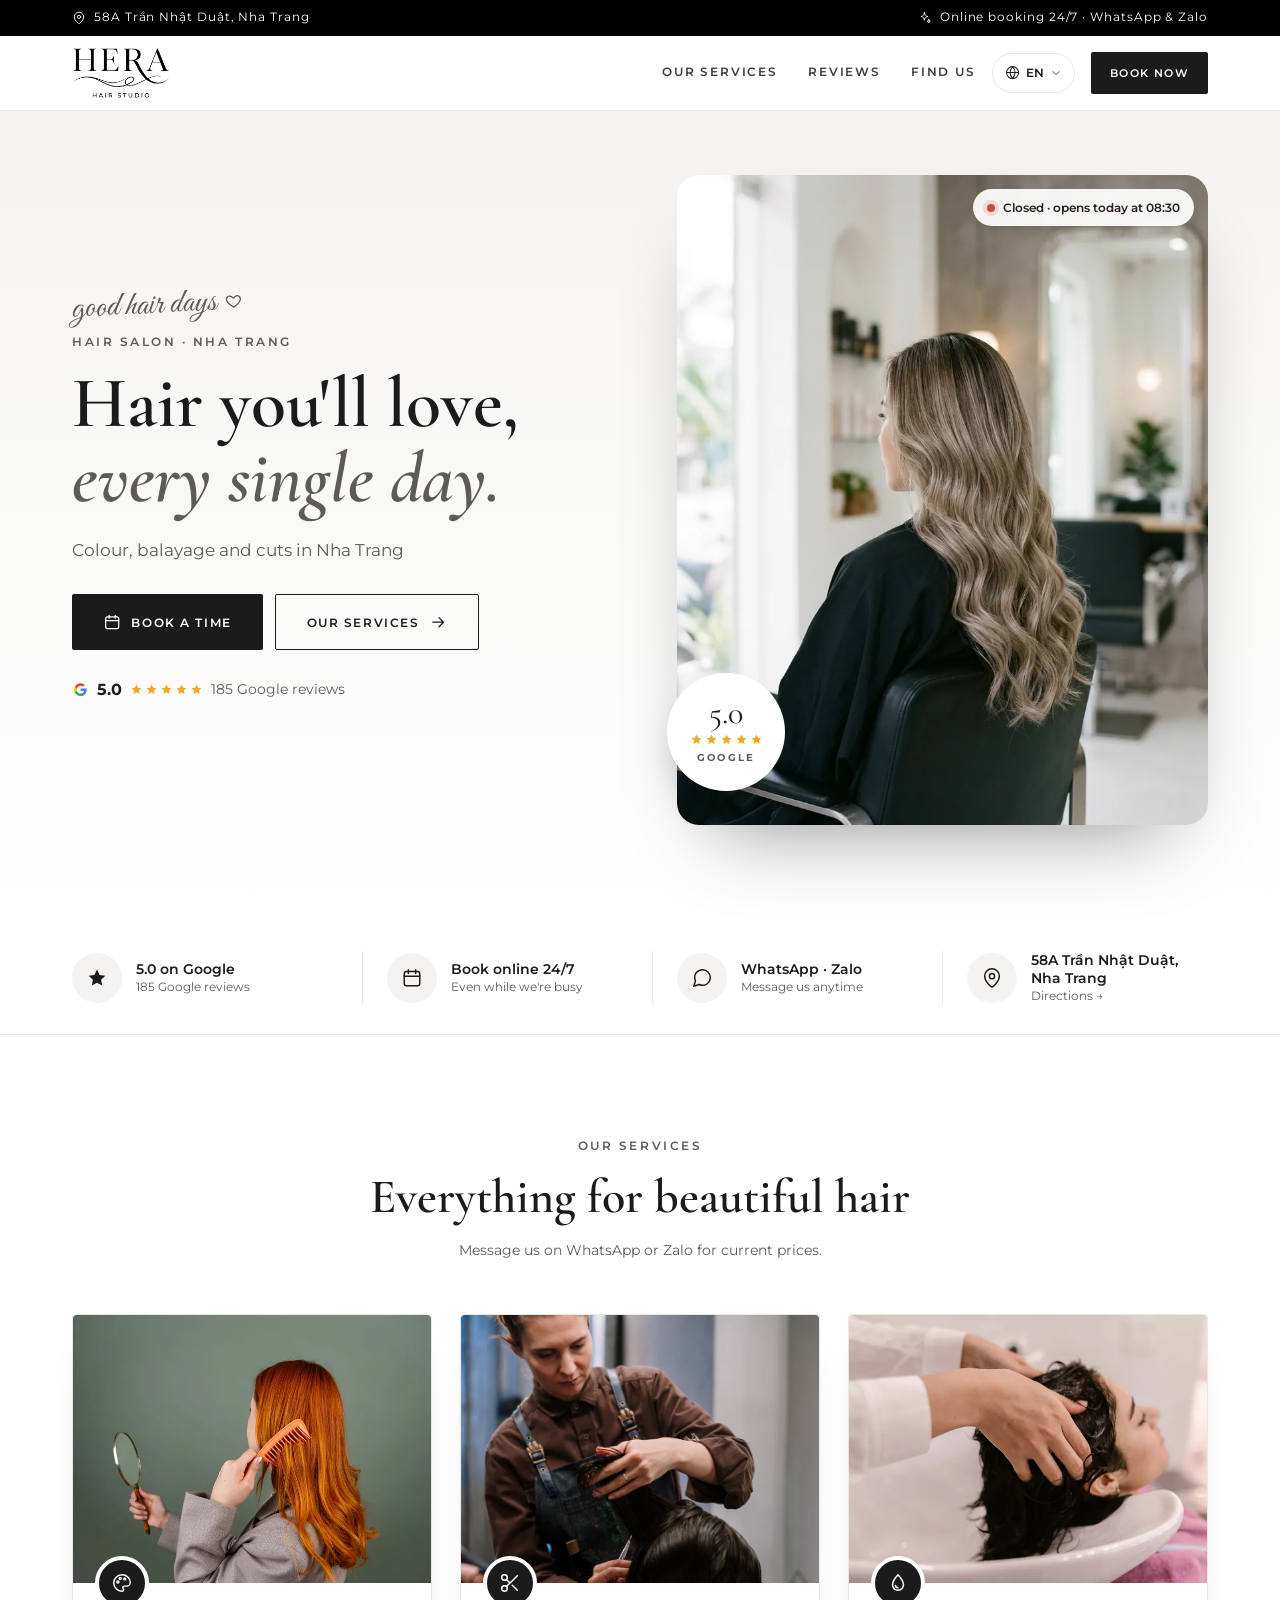
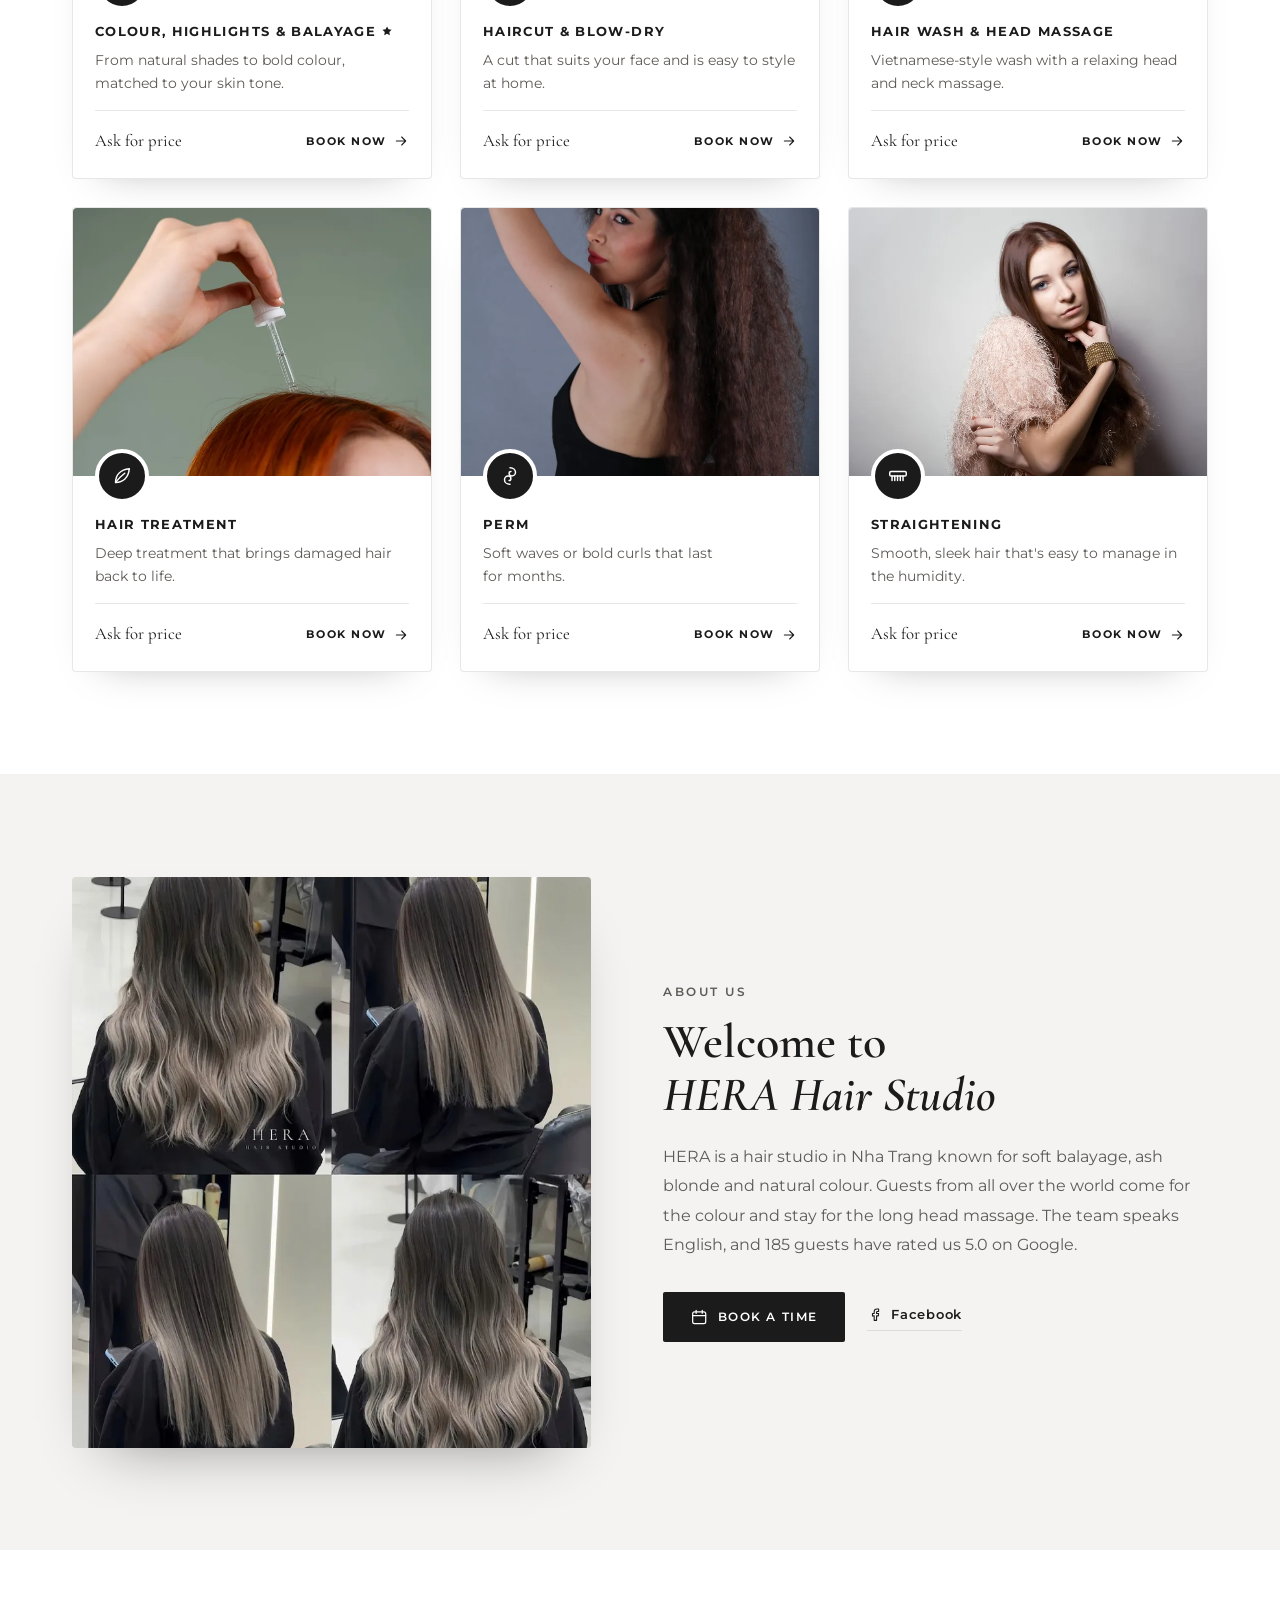
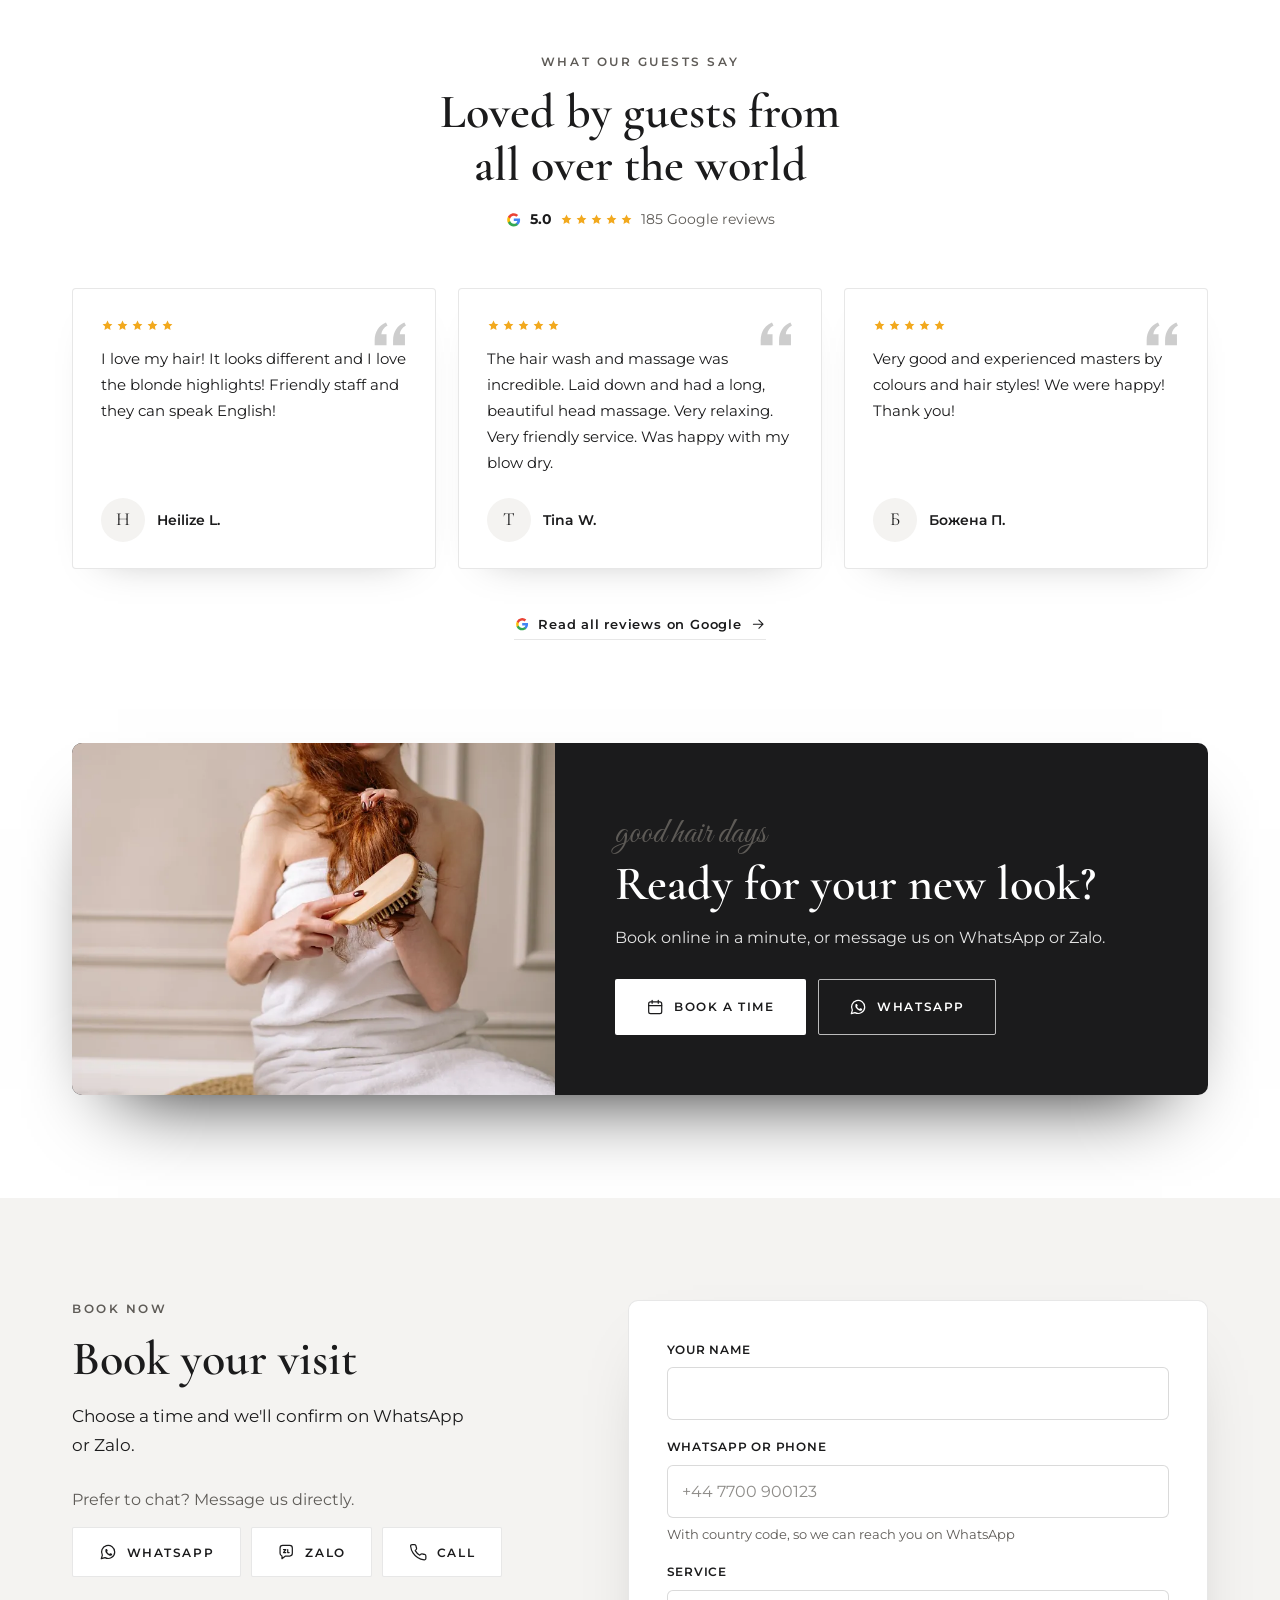
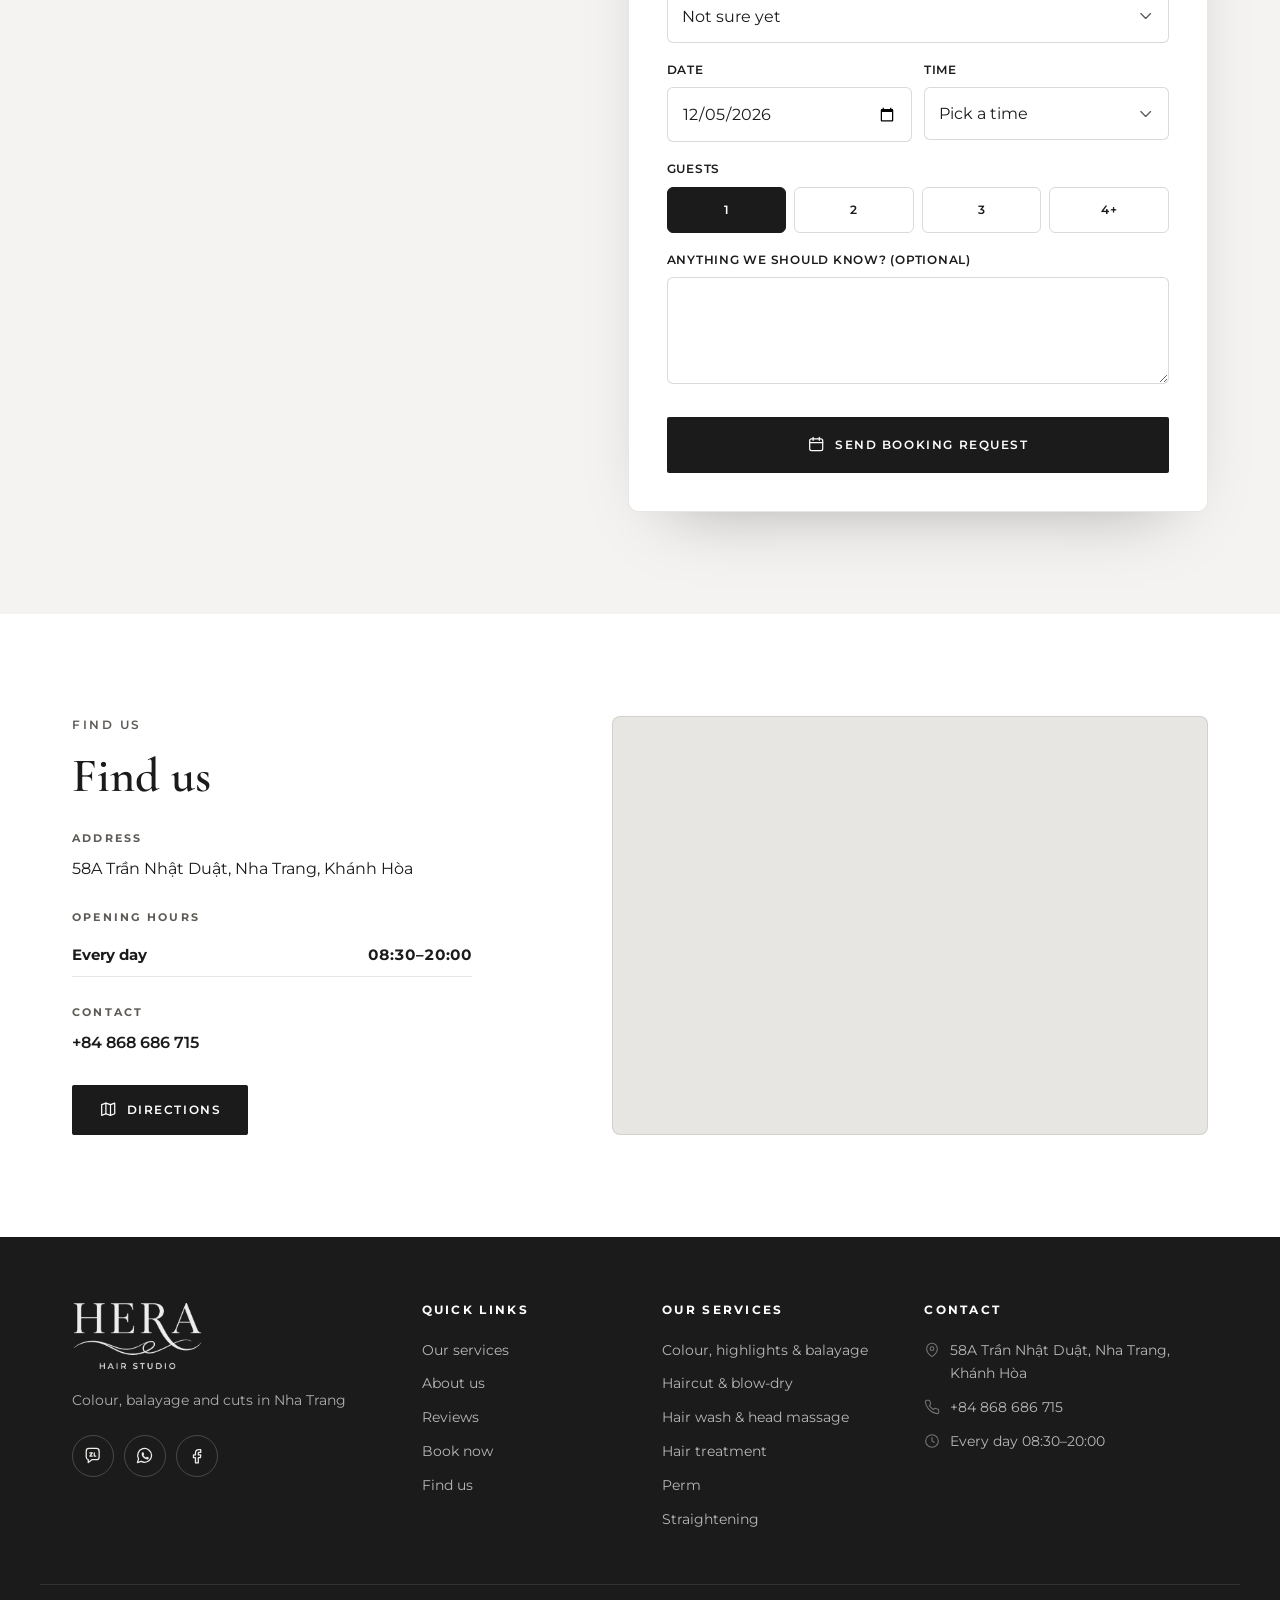
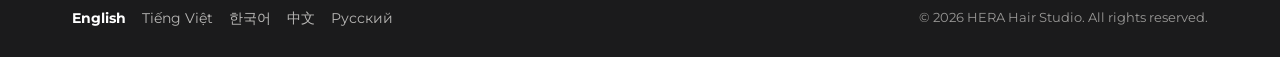
<file: index.html>
<!doctype html>
<html lang="en" class="theme-ash niche-hair">
<head>
<meta charset="utf-8">
<meta name="viewport" content="width=device-width, initial-scale=1, viewport-fit=cover">
<title>HERA Hair Studio · Hair salon · Nha Trang</title>
<meta name="description" content="Colour, balayage and cuts in Nha Trang · 5.0★ · 185 Google reviews">
<meta name="robots" content="noindex,nofollow">
<link rel="canonical" href="https://romans7997.github.io/hera-hair/">
<link rel="alternate" hreflang="en" href="https://romans7997.github.io/hera-hair/">
<link rel="alternate" hreflang="vi" href="https://romans7997.github.io/hera-hair/vi/">
<link rel="alternate" hreflang="ko" href="https://romans7997.github.io/hera-hair/ko/">
<link rel="alternate" hreflang="zh" href="https://romans7997.github.io/hera-hair/zh/">
<link rel="alternate" hreflang="ru" href="https://romans7997.github.io/hera-hair/ru/">
<link rel="alternate" hreflang="x-default" href="https://romans7997.github.io/hera-hair/">
<meta property="og:type" content="website">
<meta property="og:title" content="HERA Hair Studio">
<meta property="og:description" content="Colour, balayage and cuts in Nha Trang">
<meta property="og:image" content="https://romans7997.github.io/hera-hair/img/og.jpg"><meta name="theme-color" content="#FFFFFF">
<link rel="icon" href="favicon.svg" type="image/svg+xml">
<link rel="preconnect" href="https://fonts.googleapis.com">
<link rel="preconnect" href="https://fonts.gstatic.com" crossorigin>
<link rel="stylesheet" href="https://fonts.googleapis.com/css2?family=Cormorant+Garamond:ital,wght@0,500;0,600;0,700;1,500;1,600&amp;family=Spectral:ital,wght@0,500;0,600;1,500&amp;family=Montserrat:wght@400;500;600;700&amp;family=Great+Vibes&amp;display=swap">
<link rel="stylesheet" href="assets/site.css?v=e8469594">
<style>:root{ --bg:#FFFFFF;--soft:#F4F3F1;--soft2:#E8E6E3;--surface:#ffffff;--ink:#1B1B1C;--muted:#5E5B57;--line:rgba(27,27,28,.10);--accent:#1B1B1C;--accent-dark:#000000;--accent-ink:#ffffff;--accent-soft:rgba(27,27,28,.06);--footer:#1B1B1C;--footer-ink:#ECEBE8;--radius:4px;--font-head:'Cormorant Garamond',Georgia,'Times New Roman',serif;--font-body:'Montserrat','Apple SD Gothic Neo','Malgun Gothic','Noto Sans KR','PingFang SC','Hiragino Sans GB','Microsoft YaHei','Noto Sans SC',system-ui,-apple-system,'Segoe UI',Roboto,sans-serif;--font-script:'Great Vibes',cursive;--head-weight:600;--head-tracking:0;--em-style:italic;--btn-radius:2px }</style>
<link rel="preload" as="image" href="img/hero-928.webp" imagesrcset="img/hero-800.webp 800w, img/hero-928.webp 928w" imagesizes="(min-width: 960px) 50vw, 100vw">
<script type="application/ld+json">{"@context": "https://schema.org", "@type": "HairSalon", "name": "HERA Hair Studio", "telephone": "+84868686715", "url": "https://romans7997.github.io/hera-hair/", "address": {"@type": "PostalAddress", "streetAddress": "58A Trần Nhật Duật, Nha Trang, Khánh Hòa", "addressLocality": "Nha Trang", "addressCountry": "VN"}, "openingHoursSpecification": [{"@type": "OpeningHoursSpecification", "dayOfWeek": "Monday", "opens": "08:30", "closes": "20:00"}, {"@type": "OpeningHoursSpecification", "dayOfWeek": "Tuesday", "opens": "08:30", "closes": "20:00"}, {"@type": "OpeningHoursSpecification", "dayOfWeek": "Wednesday", "opens": "08:30", "closes": "20:00"}, {"@type": "OpeningHoursSpecification", "dayOfWeek": "Thursday", "opens": "08:30", "closes": "20:00"}, {"@type": "OpeningHoursSpecification", "dayOfWeek": "Friday", "opens": "08:30", "closes": "20:00"}, {"@type": "OpeningHoursSpecification", "dayOfWeek": "Saturday", "opens": "08:30", "closes": "20:00"}, {"@type": "OpeningHoursSpecification", "dayOfWeek": "Sunday", "opens": "08:30", "closes": "20:00"}], "sameAs": ["https://www.facebook.com/share/1YMXs2Bbc4/", "https://www.google.com/maps/place/?q=place_id:ChIJKav8ae9uhiERvqiGSIZOyHg"], "priceRange": "₫₫", "image": "https://romans7997.github.io/hera-hair/img/hero-928.webp"}</script>
</head>
<body>
<a class="skip" href="#main">Skip to content</a>

<div class="announce"><div class="wrap announce-inner">
  <span class="announce-loc"><svg class="ic" viewBox="0 0 24 24" aria-hidden="true" focusable="false"><path d="M20 10c0 6.5-8 12-8 12s-8-5.5-8-12a8 8 0 0 1 16 0z"/><circle cx="12" cy="10" r="2.8"/></svg>58A Trần Nhật Duật, Nha Trang</span>
  <span class="announce-main"><svg class="ic" viewBox="0 0 24 24" aria-hidden="true" focusable="false"><path d="M11 3c.6 4.2 2.2 5.9 6 6.5-3.8.6-5.4 2.3-6 6.5-.6-4.2-2.2-5.9-6-6.5 3.8-.6 5.4-2.3 6-6.5z"/><path d="M18.5 14.5c.3 1.8 1 2.6 2.5 2.9-1.5.3-2.2 1.1-2.5 2.9-.3-1.8-1-2.6-2.5-2.9 1.5-.3 2.2-1.1 2.5-2.9z"/></svg>Online booking 24/7 · WhatsApp &amp; Zalo</span>
</div></div>

<header class="nav" id="top">
  <div class="wrap nav-inner">
    <a class="logo" href="#top" aria-label="HERA Hair Studio">
<img class="logo-img" src="logo.png" alt="HERA Hair Studio"></a>
    <nav class="nav-links" aria-label="Menu">
      <a href="#services">Our services</a>
<a href="#reviews">Reviews</a>      <a href="#visit">Find us</a>
    </nav>
    <details class="lang">
      <summary aria-label="Language"><svg class="ic" viewBox="0 0 24 24" aria-hidden="true" focusable="false"><circle cx="12" cy="12" r="9.5"/><path d="M2.5 12h19M12 2.5c2.6 2.8 3.9 6 3.9 9.5S14.6 18.7 12 21.5C9.4 18.7 8.1 15.5 8.1 12S9.4 5.3 12 2.5z"/></svg><span>EN</span><svg class="ic chev" viewBox="0 0 24 24" aria-hidden="true" focusable="false"><path d="M6 9l6 6 6-6"/></svg></summary>
      <ul class="lang-menu">
<li><a href="./" hreflang="en" lang="en" data-lang="en" aria-current="true">English</a></li>
<li><a href="vi/" hreflang="vi" lang="vi" data-lang="vi">Tiếng Việt</a></li>
<li><a href="ko/" hreflang="ko" lang="ko" data-lang="ko">한국어</a></li>
<li><a href="zh/" hreflang="zh" lang="zh" data-lang="zh">中文</a></li>
<li><a href="ru/" hreflang="ru" lang="ru" data-lang="ru">Русский</a></li>
      </ul>
    </details>
<a class="btn btn-accent btn-sm nav-book" href="#book">Book now</a>  </div>
</header>

<main id="main">
  <section class="hero">
    <div class="wrap hero-grid">
      <div class="hero-copy">
        <p class="script hero-script" aria-hidden="true">good hair days <svg class="ic heart" viewBox="0 0 24 24" aria-hidden="true" focusable="false"><path d="M12 20s-7.4-4.5-9.1-9.2C1.7 7.5 3.7 4.6 6.8 4.6c2.1 0 3.6 1.2 4.3 2.7h1.8c.7-1.5 2.2-2.7 4.3-2.7 3.1 0 5.1 2.9 3.9 6.2C19.4 15.5 12 20 12 20z"/></svg></p>
        <p class="eyebrow">Hair salon · Nha Trang</p>
        <h1 class="hero-title"><span>Hair you&#39;ll love,</span> <em>every single day.</em></h1>
        <p class="hero-lead">Colour, balayage and cuts in Nha Trang</p>
        <div class="hero-cta">
<a class="btn btn-accent btn-lg" href="#book"><svg class="ic" viewBox="0 0 24 24" aria-hidden="true" focusable="false"><rect x="3.5" y="5" width="17" height="15.5" rx="2.5"/><path d="M8 3v4M16 3v4M3.5 10h17"/></svg><span>Book a time</span></a>          <a class="btn btn-outline btn-lg" href="#services"><span>Our services</span><svg class="ic" viewBox="0 0 24 24" aria-hidden="true" focusable="false"><path d="M5 12h14M13 6l6 6-6 6"/></svg></a>
        </div>
        <a class="hero-rating" href="https://www.google.com/maps/place/?q=place_id:ChIJKav8ae9uhiERvqiGSIZOyHg" target="_blank" rel="noopener">
          <svg class="ic g" viewBox="0 0 24 24" aria-hidden="true" focusable="false"><path d="M20.6 12.2c0-.6-.1-1.2-.2-1.8H12v3.4h4.8a4.1 4.1 0 0 1-1.8 2.7v2.2h2.9c1.7-1.6 2.7-3.9 2.7-6.5z" class="fill g1"/><path d="M12 21c2.4 0 4.5-.8 5.9-2.2L15 16.6c-.8.5-1.8.9-3 .9-2.3 0-4.3-1.6-5-3.7H4v2.3A9 9 0 0 0 12 21z" class="fill g2"/><path d="M7 13.8a5.4 5.4 0 0 1 0-3.5V8H4a9 9 0 0 0 0 8.1z" class="fill g3"/><path d="M12 6.6c1.3 0 2.5.5 3.4 1.3l2.6-2.6A9 9 0 0 0 4 8l3 2.3c.7-2.1 2.7-3.7 5-3.7z" class="fill g4"/></svg><strong>5.0</strong><span class="stars xs" role="img" aria-label="5.0 / 5"><svg class="st" viewBox="0 0 24 24" aria-hidden="true" focusable="false"><path class="fill" d="M12 2.8l2.8 5.8 6.3.9-4.6 4.4 1.1 6.3L12 17.2l-5.6 3 1.1-6.3L2.9 9.5l6.3-.9z"/></svg><svg class="st" viewBox="0 0 24 24" aria-hidden="true" focusable="false"><path class="fill" d="M12 2.8l2.8 5.8 6.3.9-4.6 4.4 1.1 6.3L12 17.2l-5.6 3 1.1-6.3L2.9 9.5l6.3-.9z"/></svg><svg class="st" viewBox="0 0 24 24" aria-hidden="true" focusable="false"><path class="fill" d="M12 2.8l2.8 5.8 6.3.9-4.6 4.4 1.1 6.3L12 17.2l-5.6 3 1.1-6.3L2.9 9.5l6.3-.9z"/></svg><svg class="st" viewBox="0 0 24 24" aria-hidden="true" focusable="false"><path class="fill" d="M12 2.8l2.8 5.8 6.3.9-4.6 4.4 1.1 6.3L12 17.2l-5.6 3 1.1-6.3L2.9 9.5l6.3-.9z"/></svg><svg class="st" viewBox="0 0 24 24" aria-hidden="true" focusable="false"><path class="fill" d="M12 2.8l2.8 5.8 6.3.9-4.6 4.4 1.1 6.3L12 17.2l-5.6 3 1.1-6.3L2.9 9.5l6.3-.9z"/></svg></span><span>185 Google reviews</span>
        </a>
      </div>
      <div class="hero-media">
        <div class="hero-frame"><img class="hero-img" src="img/hero-928.webp" srcset="img/hero-800.webp 800w, img/hero-928.webp 928w" sizes="(min-width: 960px) 50vw, 100vw" alt="HERA Hair Studio" width="928" height="1152" fetchpriority="high" style="object-position:50% 35%"></div>
        <div class="hero-badge" aria-hidden="true">
          <span class="hb-num">5.0</span>
          <span class="stars xs" role="img" aria-label="5.0 / 5"><svg class="st" viewBox="0 0 24 24" aria-hidden="true" focusable="false"><path class="fill" d="M12 2.8l2.8 5.8 6.3.9-4.6 4.4 1.1 6.3L12 17.2l-5.6 3 1.1-6.3L2.9 9.5l6.3-.9z"/></svg><svg class="st" viewBox="0 0 24 24" aria-hidden="true" focusable="false"><path class="fill" d="M12 2.8l2.8 5.8 6.3.9-4.6 4.4 1.1 6.3L12 17.2l-5.6 3 1.1-6.3L2.9 9.5l6.3-.9z"/></svg><svg class="st" viewBox="0 0 24 24" aria-hidden="true" focusable="false"><path class="fill" d="M12 2.8l2.8 5.8 6.3.9-4.6 4.4 1.1 6.3L12 17.2l-5.6 3 1.1-6.3L2.9 9.5l6.3-.9z"/></svg><svg class="st" viewBox="0 0 24 24" aria-hidden="true" focusable="false"><path class="fill" d="M12 2.8l2.8 5.8 6.3.9-4.6 4.4 1.1 6.3L12 17.2l-5.6 3 1.1-6.3L2.9 9.5l6.3-.9z"/></svg><svg class="st" viewBox="0 0 24 24" aria-hidden="true" focusable="false"><path class="fill" d="M12 2.8l2.8 5.8 6.3.9-4.6 4.4 1.1 6.3L12 17.2l-5.6 3 1.1-6.3L2.9 9.5l6.3-.9z"/></svg></span>
          <span class="hb-txt">Google</span>
        </div>
        <div class="hero-open"><span id="open-status" class="open-status">Every day · 08:30–20:00</span></div>
      </div>
    </div>
  </section>

  <section class="trust" aria-label="Contact">
    <div class="wrap trust-grid">
<div class="trust-item"><span class="trust-ic"><svg class="ic" viewBox="0 0 24 24" aria-hidden="true" focusable="false"><path class="fill" d="M12 2.8l2.8 5.8 6.3.9-4.6 4.4 1.1 6.3L12 17.2l-5.6 3 1.1-6.3L2.9 9.5l6.3-.9z"/></svg></span><div><strong>5.0 on Google</strong><span>185 Google reviews</span></div></div>      <div class="trust-item"><span class="trust-ic"><svg class="ic" viewBox="0 0 24 24" aria-hidden="true" focusable="false"><rect x="3.5" y="5" width="17" height="15.5" rx="2.5"/><path d="M8 3v4M16 3v4M3.5 10h17"/></svg></span><div><strong>Book online 24/7</strong><span>Even while we&#39;re busy</span></div></div>
      <div class="trust-item"><span class="trust-ic"><svg class="ic" viewBox="0 0 24 24" aria-hidden="true" focusable="false"><path d="M21 11.5a8.4 8.4 0 0 1-.9 3.8 8.5 8.5 0 0 1-7.6 4.7 8.4 8.4 0 0 1-3.8-.9L3 21l1.9-5.7a8.4 8.4 0 0 1-.9-3.8 8.5 8.5 0 0 1 4.7-7.6 8.4 8.4 0 0 1 3.8-.9h.5a8.5 8.5 0 0 1 8 8z"/></svg></span><div><strong>WhatsApp · Zalo</strong><span>Message us anytime</span></div></div>
      <a class="trust-item" href="https://www.google.com/maps/dir/?api=1&amp;destination=HERA+Hair+Studio%2C+58A+Tr%E1%BA%A7n+Nh%E1%BA%ADt+Du%E1%BA%ADt%2C+Nha+Trang%2C+Kh%C3%A1nh+H%C3%B2a&amp;destination_place_id=ChIJKav8ae9uhiERvqiGSIZOyHg" target="_blank" rel="noopener"><span class="trust-ic"><svg class="ic" viewBox="0 0 24 24" aria-hidden="true" focusable="false"><path d="M20 10c0 6.5-8 12-8 12s-8-5.5-8-12a8 8 0 0 1 16 0z"/><circle cx="12" cy="10" r="2.8"/></svg></span><div><strong>58A Trần Nhật Duật, Nha Trang</strong><span>Directions →</span></div></a>
    </div>
  </section>

  <section class="section services" id="services">
    <div class="wrap">
      <header class="section-head center">
        <p class="eyebrow">Our services</p>
        <h2>Everything for beautiful hair</h2>
        <p class="section-note">Message us on WhatsApp or Zalo for current prices.</p>
      </header>
      <div class="cards n6">
        <article class="card">
          <div class="card-media"><img src="img/s0-0-1600.webp" srcset="img/s0-0-800.webp 800w, img/s0-0-1600.webp 1600w" sizes="(min-width: 960px) 30vw, (min-width: 640px) 45vw, 90vw" alt="HERA Hair Studio" width="1600" height="1067" loading="lazy" decoding="async"></div>
          <span class="card-ic"><svg class="ic" viewBox="0 0 24 24" aria-hidden="true" focusable="false"><path d="M12 3a9 9 0 1 0 0 18c1.2 0 1.8-.8 1.8-1.6 0-1.1-.9-1.4-.9-2.4 0-1 .8-1.6 1.8-1.6H17a4 4 0 0 0 4-4C21 6.6 17 3 12 3z"/><circle cx="7.5" cy="11" r="1.1"/><circle cx="10" cy="7" r="1.1"/><circle cx="15" cy="7.5" r="1.1"/></svg></span>
          <div class="card-body">
            <h3>Colour, highlights &amp; balayage <span class="card-pop"><svg class="ic" viewBox="0 0 24 24" aria-hidden="true" focusable="false"><path class="fill" d="M12 2.8l2.8 5.8 6.3.9-4.6 4.4 1.1 6.3L12 17.2l-5.6 3 1.1-6.3L2.9 9.5l6.3-.9z"/></svg></span></h3>
<p>From natural shades to bold colour, matched to your skin tone.</p>            <div class="card-foot">
              <span class="card-price">Ask for price</span>
<a class="card-link" href="#book" data-service="s0-0">Book now <svg class="ic" viewBox="0 0 24 24" aria-hidden="true" focusable="false"><path d="M5 12h14M13 6l6 6-6 6"/></svg></a>            </div>
          </div>
        </article>
        <article class="card">
          <div class="card-media"><img src="img/s0-1-1600.webp" srcset="img/s0-1-800.webp 800w, img/s0-1-1600.webp 1600w" sizes="(min-width: 960px) 30vw, (min-width: 640px) 45vw, 90vw" alt="HERA Hair Studio" width="1600" height="2400" loading="lazy" decoding="async"></div>
          <span class="card-ic"><svg class="ic" viewBox="0 0 24 24" aria-hidden="true" focusable="false"><circle cx="6" cy="6" r="3"/><circle cx="6" cy="18" r="3"/><path d="M20 4 8.1 15.9M14.5 14.5 20 20M8.1 8.1 12 12"/></svg></span>
          <div class="card-body">
            <h3>Haircut &amp; blow-dry</h3>
<p>A cut that suits your face and is easy to style at home.</p>            <div class="card-foot">
              <span class="card-price">Ask for price</span>
<a class="card-link" href="#book" data-service="s0-1">Book now <svg class="ic" viewBox="0 0 24 24" aria-hidden="true" focusable="false"><path d="M5 12h14M13 6l6 6-6 6"/></svg></a>            </div>
          </div>
        </article>
        <article class="card">
          <div class="card-media"><img src="img/s0-2-1600.webp" srcset="img/s0-2-800.webp 800w, img/s0-2-1600.webp 1600w" sizes="(min-width: 960px) 30vw, (min-width: 640px) 45vw, 90vw" alt="HERA Hair Studio" width="1600" height="1067" loading="lazy" decoding="async"></div>
          <span class="card-ic"><svg class="ic" viewBox="0 0 24 24" aria-hidden="true" focusable="false"><path d="M12 3s6 6.4 6 11a6 6 0 0 1-12 0c0-4.6 6-11 6-11z"/><path d="M9.2 14.6a2.9 2.9 0 0 0 2.8 2.6"/></svg></span>
          <div class="card-body">
            <h3>Hair wash &amp; head massage</h3>
<p>Vietnamese-style wash with a relaxing head and neck massage.</p>            <div class="card-foot">
              <span class="card-price">Ask for price</span>
<a class="card-link" href="#book" data-service="s0-2">Book now <svg class="ic" viewBox="0 0 24 24" aria-hidden="true" focusable="false"><path d="M5 12h14M13 6l6 6-6 6"/></svg></a>            </div>
          </div>
        </article>
        <article class="card">
          <div class="card-media"><img src="img/s0-3-1600.webp" srcset="img/s0-3-800.webp 800w, img/s0-3-1600.webp 1600w" sizes="(min-width: 960px) 30vw, (min-width: 640px) 45vw, 90vw" alt="HERA Hair Studio" width="1600" height="1067" loading="lazy" decoding="async"></div>
          <span class="card-ic"><svg class="ic" viewBox="0 0 24 24" aria-hidden="true" focusable="false"><path d="M5 19c0-8 5-14 15-15-1 10-7 15-15 15z"/><path d="M5 19c3-4 6-7 10-10"/></svg></span>
          <div class="card-body">
            <h3>Hair treatment</h3>
<p>Deep treatment that brings damaged hair back to life.</p>            <div class="card-foot">
              <span class="card-price">Ask for price</span>
<a class="card-link" href="#book" data-service="s0-3">Book now <svg class="ic" viewBox="0 0 24 24" aria-hidden="true" focusable="false"><path d="M5 12h14M13 6l6 6-6 6"/></svg></a>            </div>
          </div>
        </article>
        <article class="card">
          <div class="card-media"><img src="img/s0-4-1600.webp" srcset="img/s0-4-800.webp 800w, img/s0-4-1600.webp 1600w" sizes="(min-width: 960px) 30vw, (min-width: 640px) 45vw, 90vw" alt="HERA Hair Studio" width="1600" height="2400" loading="lazy" decoding="async"></div>
          <span class="card-ic"><svg class="ic" viewBox="0 0 24 24" aria-hidden="true" focusable="false"><path d="M12 21c-4 0-6-2.5-6-5s2-4 4-4 3 1.5 3 3-1 2-2 2"/><path d="M12 3c4 0 6 2.5 6 5s-2 4-4 4-3-1.5-3-3 1-2 2-2"/></svg></span>
          <div class="card-body">
            <h3>Perm</h3>
<p>Soft waves or bold curls that last for months.</p>            <div class="card-foot">
              <span class="card-price">Ask for price</span>
<a class="card-link" href="#book" data-service="s0-4">Book now <svg class="ic" viewBox="0 0 24 24" aria-hidden="true" focusable="false"><path d="M5 12h14M13 6l6 6-6 6"/></svg></a>            </div>
          </div>
        </article>
        <article class="card">
          <div class="card-media"><img src="img/s0-5-1600.webp" srcset="img/s0-5-800.webp 800w, img/s0-5-1600.webp 1600w" sizes="(min-width: 960px) 30vw, (min-width: 640px) 45vw, 90vw" alt="HERA Hair Studio" width="1600" height="1067" loading="lazy" decoding="async"></div>
          <span class="card-ic"><svg class="ic" viewBox="0 0 24 24" aria-hidden="true" focusable="false"><rect x="3" y="7" width="18" height="5" rx="1.5"/><path d="M5.5 12v5M8.5 12v5M11.5 12v5M14.5 12v5M17.5 12v5"/></svg></span>
          <div class="card-body">
            <h3>Straightening</h3>
<p>Smooth, sleek hair that&#39;s easy to manage in the humidity.</p>            <div class="card-foot">
              <span class="card-price">Ask for price</span>
<a class="card-link" href="#book" data-service="s0-5">Book now <svg class="ic" viewBox="0 0 24 24" aria-hidden="true" focusable="false"><path d="M5 12h14M13 6l6 6-6 6"/></svg></a>            </div>
          </div>
        </article>
      </div>
    </div>
  </section>

  <section class="section about" id="about">
    <div class="wrap about-grid">
      <div class="about-media"><img src="img/about-900.webp" srcset="img/about-800.webp 800w, img/about-900.webp 900w" sizes="(min-width: 960px) 45vw, 100vw" alt="HERA Hair Studio" width="900" height="1200" loading="lazy" decoding="async" style="object-position:50% 40%"></div>
      <div class="about-copy">
        <p class="eyebrow">About us</p>
        <h2>Welcome to <em>HERA Hair Studio</em></h2>
<p class="about-text">HERA is a hair studio in Nha Trang known for soft balayage, ash blonde and natural colour. Guests from all over the world come for the colour and stay for the long head massage. The team speaks English, and 185 guests have rated us 5.0 on Google.</p>        <div class="about-cta">
<a class="btn btn-accent" href="#book"><svg class="ic" viewBox="0 0 24 24" aria-hidden="true" focusable="false"><rect x="3.5" y="5" width="17" height="15.5" rx="2.5"/><path d="M8 3v4M16 3v4M3.5 10h17"/></svg><span>Book a time</span></a><a class="link-arrow" href="https://www.facebook.com/share/1YMXs2Bbc4/" target="_blank" rel="noopener"><svg class="ic" viewBox="0 0 24 24" aria-hidden="true" focusable="false"><path d="M14.5 8H17V4.5h-2.5c-2.5 0-4 1.6-4 4.1V11H8v3.5h2.5V21H14v-6.5h2.6l.4-3.5h-3V9c0-.6.4-1 1-1z"/></svg><span>Facebook</span></a>        </div>
      </div>
    </div>
  </section>


  <section class="section reviews" id="reviews">
    <div class="wrap">
      <header class="section-head center">
        <p class="eyebrow">What our guests say</p>
        <h2>Loved by guests from all over the world</h2>
<p class="rv-summary"><svg class="ic g" viewBox="0 0 24 24" aria-hidden="true" focusable="false"><path d="M20.6 12.2c0-.6-.1-1.2-.2-1.8H12v3.4h4.8a4.1 4.1 0 0 1-1.8 2.7v2.2h2.9c1.7-1.6 2.7-3.9 2.7-6.5z" class="fill g1"/><path d="M12 21c2.4 0 4.5-.8 5.9-2.2L15 16.6c-.8.5-1.8.9-3 .9-2.3 0-4.3-1.6-5-3.7H4v2.3A9 9 0 0 0 12 21z" class="fill g2"/><path d="M7 13.8a5.4 5.4 0 0 1 0-3.5V8H4a9 9 0 0 0 0 8.1z" class="fill g3"/><path d="M12 6.6c1.3 0 2.5.5 3.4 1.3l2.6-2.6A9 9 0 0 0 4 8l3 2.3c.7-2.1 2.7-3.7 5-3.7z" class="fill g4"/></svg><strong>5.0</strong><span class="stars xs" role="img" aria-label="5.0 / 5"><svg class="st" viewBox="0 0 24 24" aria-hidden="true" focusable="false"><path class="fill" d="M12 2.8l2.8 5.8 6.3.9-4.6 4.4 1.1 6.3L12 17.2l-5.6 3 1.1-6.3L2.9 9.5l6.3-.9z"/></svg><svg class="st" viewBox="0 0 24 24" aria-hidden="true" focusable="false"><path class="fill" d="M12 2.8l2.8 5.8 6.3.9-4.6 4.4 1.1 6.3L12 17.2l-5.6 3 1.1-6.3L2.9 9.5l6.3-.9z"/></svg><svg class="st" viewBox="0 0 24 24" aria-hidden="true" focusable="false"><path class="fill" d="M12 2.8l2.8 5.8 6.3.9-4.6 4.4 1.1 6.3L12 17.2l-5.6 3 1.1-6.3L2.9 9.5l6.3-.9z"/></svg><svg class="st" viewBox="0 0 24 24" aria-hidden="true" focusable="false"><path class="fill" d="M12 2.8l2.8 5.8 6.3.9-4.6 4.4 1.1 6.3L12 17.2l-5.6 3 1.1-6.3L2.9 9.5l6.3-.9z"/></svg><svg class="st" viewBox="0 0 24 24" aria-hidden="true" focusable="false"><path class="fill" d="M12 2.8l2.8 5.8 6.3.9-4.6 4.4 1.1 6.3L12 17.2l-5.6 3 1.1-6.3L2.9 9.5l6.3-.9z"/></svg></span><span>185 Google reviews</span></p>      </header>
      <div class="rv-cards">
        <figure class="rv-card">
          <span class="rv-quote"><svg class="ic" viewBox="0 0 24 24" aria-hidden="true" focusable="false"><path class="fill" d="M4 17.5c0-4.6 2.3-8 5.9-9.4l.8 1.5c-2 1.1-3.1 2.8-3.2 4.6h2.7V20H4zm9.6 0c0-4.6 2.3-8 5.9-9.4l.8 1.5c-2 1.1-3.1 2.8-3.2 4.6h2.7V20h-6.2z"/></svg></span>
          <span class="stars xs" role="img" aria-label="5 / 5"><svg class="st" viewBox="0 0 24 24" aria-hidden="true" focusable="false"><path class="fill" d="M12 2.8l2.8 5.8 6.3.9-4.6 4.4 1.1 6.3L12 17.2l-5.6 3 1.1-6.3L2.9 9.5l6.3-.9z"/></svg><svg class="st" viewBox="0 0 24 24" aria-hidden="true" focusable="false"><path class="fill" d="M12 2.8l2.8 5.8 6.3.9-4.6 4.4 1.1 6.3L12 17.2l-5.6 3 1.1-6.3L2.9 9.5l6.3-.9z"/></svg><svg class="st" viewBox="0 0 24 24" aria-hidden="true" focusable="false"><path class="fill" d="M12 2.8l2.8 5.8 6.3.9-4.6 4.4 1.1 6.3L12 17.2l-5.6 3 1.1-6.3L2.9 9.5l6.3-.9z"/></svg><svg class="st" viewBox="0 0 24 24" aria-hidden="true" focusable="false"><path class="fill" d="M12 2.8l2.8 5.8 6.3.9-4.6 4.4 1.1 6.3L12 17.2l-5.6 3 1.1-6.3L2.9 9.5l6.3-.9z"/></svg><svg class="st" viewBox="0 0 24 24" aria-hidden="true" focusable="false"><path class="fill" d="M12 2.8l2.8 5.8 6.3.9-4.6 4.4 1.1 6.3L12 17.2l-5.6 3 1.1-6.3L2.9 9.5l6.3-.9z"/></svg></span>
          <blockquote lang="en">I love my hair! It looks different and I love the blonde highlights! Friendly staff and they can speak English!</blockquote>
          <figcaption><span class="rv-avatar" aria-hidden="true">H</span><span class="rv-name">Heilize L.</span></figcaption>
        </figure>
        <figure class="rv-card">
          <span class="rv-quote"><svg class="ic" viewBox="0 0 24 24" aria-hidden="true" focusable="false"><path class="fill" d="M4 17.5c0-4.6 2.3-8 5.9-9.4l.8 1.5c-2 1.1-3.1 2.8-3.2 4.6h2.7V20H4zm9.6 0c0-4.6 2.3-8 5.9-9.4l.8 1.5c-2 1.1-3.1 2.8-3.2 4.6h2.7V20h-6.2z"/></svg></span>
          <span class="stars xs" role="img" aria-label="5 / 5"><svg class="st" viewBox="0 0 24 24" aria-hidden="true" focusable="false"><path class="fill" d="M12 2.8l2.8 5.8 6.3.9-4.6 4.4 1.1 6.3L12 17.2l-5.6 3 1.1-6.3L2.9 9.5l6.3-.9z"/></svg><svg class="st" viewBox="0 0 24 24" aria-hidden="true" focusable="false"><path class="fill" d="M12 2.8l2.8 5.8 6.3.9-4.6 4.4 1.1 6.3L12 17.2l-5.6 3 1.1-6.3L2.9 9.5l6.3-.9z"/></svg><svg class="st" viewBox="0 0 24 24" aria-hidden="true" focusable="false"><path class="fill" d="M12 2.8l2.8 5.8 6.3.9-4.6 4.4 1.1 6.3L12 17.2l-5.6 3 1.1-6.3L2.9 9.5l6.3-.9z"/></svg><svg class="st" viewBox="0 0 24 24" aria-hidden="true" focusable="false"><path class="fill" d="M12 2.8l2.8 5.8 6.3.9-4.6 4.4 1.1 6.3L12 17.2l-5.6 3 1.1-6.3L2.9 9.5l6.3-.9z"/></svg><svg class="st" viewBox="0 0 24 24" aria-hidden="true" focusable="false"><path class="fill" d="M12 2.8l2.8 5.8 6.3.9-4.6 4.4 1.1 6.3L12 17.2l-5.6 3 1.1-6.3L2.9 9.5l6.3-.9z"/></svg></span>
          <blockquote lang="en">The hair wash and massage was incredible. Laid down and had a long, beautiful head massage. Very relaxing. Very friendly service. Was happy with my blow dry.</blockquote>
          <figcaption><span class="rv-avatar" aria-hidden="true">T</span><span class="rv-name">Tina W.</span></figcaption>
        </figure>
        <figure class="rv-card">
          <span class="rv-quote"><svg class="ic" viewBox="0 0 24 24" aria-hidden="true" focusable="false"><path class="fill" d="M4 17.5c0-4.6 2.3-8 5.9-9.4l.8 1.5c-2 1.1-3.1 2.8-3.2 4.6h2.7V20H4zm9.6 0c0-4.6 2.3-8 5.9-9.4l.8 1.5c-2 1.1-3.1 2.8-3.2 4.6h2.7V20h-6.2z"/></svg></span>
          <span class="stars xs" role="img" aria-label="5 / 5"><svg class="st" viewBox="0 0 24 24" aria-hidden="true" focusable="false"><path class="fill" d="M12 2.8l2.8 5.8 6.3.9-4.6 4.4 1.1 6.3L12 17.2l-5.6 3 1.1-6.3L2.9 9.5l6.3-.9z"/></svg><svg class="st" viewBox="0 0 24 24" aria-hidden="true" focusable="false"><path class="fill" d="M12 2.8l2.8 5.8 6.3.9-4.6 4.4 1.1 6.3L12 17.2l-5.6 3 1.1-6.3L2.9 9.5l6.3-.9z"/></svg><svg class="st" viewBox="0 0 24 24" aria-hidden="true" focusable="false"><path class="fill" d="M12 2.8l2.8 5.8 6.3.9-4.6 4.4 1.1 6.3L12 17.2l-5.6 3 1.1-6.3L2.9 9.5l6.3-.9z"/></svg><svg class="st" viewBox="0 0 24 24" aria-hidden="true" focusable="false"><path class="fill" d="M12 2.8l2.8 5.8 6.3.9-4.6 4.4 1.1 6.3L12 17.2l-5.6 3 1.1-6.3L2.9 9.5l6.3-.9z"/></svg><svg class="st" viewBox="0 0 24 24" aria-hidden="true" focusable="false"><path class="fill" d="M12 2.8l2.8 5.8 6.3.9-4.6 4.4 1.1 6.3L12 17.2l-5.6 3 1.1-6.3L2.9 9.5l6.3-.9z"/></svg></span>
          <blockquote lang="en">Very good and experienced masters by colours and hair styles! We were happy! Thank you!</blockquote>
          <figcaption><span class="rv-avatar" aria-hidden="true">Б</span><span class="rv-name">Божена П.</span></figcaption>
        </figure>
      </div>
<div class="center-cta"><a class="link-arrow" href="https://www.google.com/maps/place/?q=place_id:ChIJKav8ae9uhiERvqiGSIZOyHg" target="_blank" rel="noopener"><svg class="ic g" viewBox="0 0 24 24" aria-hidden="true" focusable="false"><path d="M20.6 12.2c0-.6-.1-1.2-.2-1.8H12v3.4h4.8a4.1 4.1 0 0 1-1.8 2.7v2.2h2.9c1.7-1.6 2.7-3.9 2.7-6.5z" class="fill g1"/><path d="M12 21c2.4 0 4.5-.8 5.9-2.2L15 16.6c-.8.5-1.8.9-3 .9-2.3 0-4.3-1.6-5-3.7H4v2.3A9 9 0 0 0 12 21z" class="fill g2"/><path d="M7 13.8a5.4 5.4 0 0 1 0-3.5V8H4a9 9 0 0 0 0 8.1z" class="fill g3"/><path d="M12 6.6c1.3 0 2.5.5 3.4 1.3l2.6-2.6A9 9 0 0 0 4 8l3 2.3c.7-2.1 2.7-3.7 5-3.7z" class="fill g4"/></svg><span>Read all reviews on Google</span><svg class="ic" viewBox="0 0 24 24" aria-hidden="true" focusable="false"><path d="M5 12h14M13 6l6 6-6 6"/></svg></a></div>    </div>
  </section>

  <section class="cta-band">
    <div class="wrap">
      <div class="cta-inner">
        <div class="cta-media"><img src="img/cta-1600.webp" srcset="img/cta-800.webp 800w, img/cta-1600.webp 1600w" sizes="(min-width: 960px) 35vw, 100vw" alt="HERA Hair Studio" width="1600" height="2400" loading="lazy" decoding="async"></div>
        <div class="cta-copy">
          <p class="script" aria-hidden="true">good hair days</p>
          <h2>Ready for your new look?</h2>
          <p>Book online in a minute, or message us on WhatsApp or Zalo.</p>
          <div class="cta-actions">
<a class="btn btn-light btn-lg" href="#book"><svg class="ic" viewBox="0 0 24 24" aria-hidden="true" focusable="false"><rect x="3.5" y="5" width="17" height="15.5" rx="2.5"/><path d="M8 3v4M16 3v4M3.5 10h17"/></svg><span>Book a time</span></a><a class="btn btn-ghost-light btn-lg" href="https://wa.me/84868686715" target="_blank" rel="noopener"><svg class="ic" viewBox="0 0 24 24" aria-hidden="true" focusable="false"><path d="M20.5 11.6a8.6 8.6 0 0 1-12.7 7.5L3 20.5l1.4-4.6A8.6 8.6 0 1 1 20.5 11.6z"/><path class="fill" d="M8.6 8.3c.2-.5.5-.6.8-.6h.6c.2 0 .4.1.5.4l.8 1.8c.1.2 0 .5-.1.7l-.5.6c-.1.2-.1.4 0 .6.4.8 1.6 2 2.5 2.4.2.1.4.1.6-.1l.6-.7c.2-.2.4-.2.6-.1l1.8.8c.3.1.4.3.4.5 0 .9-.6 1.8-1.7 2-1 .2-2.5-.2-4.4-1.7-1.8-1.5-2.7-3.2-2.8-4.2-.1-.9.2-1.8.3-2.4z"/></svg><span>WhatsApp</span></a>
          </div>
        </div>
      </div>
    </div>
  </section>

  <section class="section book" id="book">
    <div class="wrap book-layout">
      <div class="book-intro">
        <p class="eyebrow">Book now</p>
        <h2>Book your visit</h2>
        <p class="book-sub">Choose a time and we&#39;ll confirm on WhatsApp or Zalo.</p>
        <p class="book-or">Prefer to chat? Message us directly.</p>
        <div class="contact-row">
<a class="btn btn-ghost" href="https://wa.me/84868686715" target="_blank" rel="noopener"><svg class="ic" viewBox="0 0 24 24" aria-hidden="true" focusable="false"><path d="M20.5 11.6a8.6 8.6 0 0 1-12.7 7.5L3 20.5l1.4-4.6A8.6 8.6 0 1 1 20.5 11.6z"/><path class="fill" d="M8.6 8.3c.2-.5.5-.6.8-.6h.6c.2 0 .4.1.5.4l.8 1.8c.1.2 0 .5-.1.7l-.5.6c-.1.2-.1.4 0 .6.4.8 1.6 2 2.5 2.4.2.1.4.1.6-.1l.6-.7c.2-.2.4-.2.6-.1l1.8.8c.3.1.4.3.4.5 0 .9-.6 1.8-1.7 2-1 .2-2.5-.2-4.4-1.7-1.8-1.5-2.7-3.2-2.8-4.2-.1-.9.2-1.8.3-2.4z"/></svg><span>WhatsApp</span></a><a class="btn btn-ghost" href="https://zalo.me/0868686715" target="_blank" rel="noopener"><svg class="ic" viewBox="0 0 24 24" aria-hidden="true" focusable="false"><path d="M4 6.5A3.5 3.5 0 0 1 7.5 3h9A3.5 3.5 0 0 1 20 6.5v7a3.5 3.5 0 0 1-3.5 3.5H11l-4.5 3.5V17A3.5 3.5 0 0 1 4 13.5z"/><path d="M8.5 8.5h3l-3 4h3M14 8.5v4h1.8"/></svg><span>Zalo</span></a>          <a class="btn btn-ghost" href="tel:+84868686715"><svg class="ic" viewBox="0 0 24 24" aria-hidden="true" focusable="false"><path d="M22 16.9v3a2 2 0 0 1-2.2 2 19.8 19.8 0 0 1-8.6-3.1 19.5 19.5 0 0 1-6-6A19.8 19.8 0 0 1 2.1 4.2 2 2 0 0 1 4.1 2h3a2 2 0 0 1 2 1.7c.1 1 .4 1.9.7 2.8a2 2 0 0 1-.5 2.1L8.1 9.9a16 16 0 0 0 6 6l1.3-1.3a2 2 0 0 1 2.1-.4c.9.3 1.8.6 2.8.7a2 2 0 0 1 1.7 2z"/></svg><span>Call</span></a>
        </div>
      </div>
      <div class="book-card">
        <form class="book-form" id="book-form" novalidate>
          <div class="field">
            <label for="f-name">Your name</label>
            <input id="f-name" name="name" autocomplete="name" required maxlength="60">
          </div>
          <div class="field">
            <label for="f-contact">WhatsApp or phone</label>
            <input id="f-contact" name="contact" type="tel" autocomplete="tel" inputmode="tel" required maxlength="40" placeholder="+44 7700 900123" aria-describedby="f-contact-hint">
            <small class="field-hint" id="f-contact-hint">With country code, so we can reach you on WhatsApp</small>
          </div>
          <div class="field">
            <label for="f-service">Service</label>
            <div class="select">
              <select id="f-service" name="service">
                <option value="" data-vi="">Not sure yet</option>
                <optgroup label="Hair">
<option value="s0-0" data-vi="Nhuộm, highlight &amp; balayage">Colour, highlights &amp; balayage</option>
<option value="s0-1" data-vi="Cắt tóc &amp; sấy tạo kiểu">Haircut &amp; blow-dry</option>
<option value="s0-2" data-vi="Gội đầu massage">Hair wash &amp; head massage</option>
<option value="s0-3" data-vi="Phục hồi tóc">Hair treatment</option>
<option value="s0-4" data-vi="Uốn tóc">Perm</option>
<option value="s0-5" data-vi="Duỗi tóc">Straightening</option>
                </optgroup>
              </select>
              <svg class="ic chev" viewBox="0 0 24 24" aria-hidden="true" focusable="false"><path d="M6 9l6 6 6-6"/></svg>
            </div>
          </div>
          <div class="field-row">
            <div class="field">
              <label for="f-date">Date</label>
              <input id="f-date" name="date" type="date" required>
            </div>
            <div class="field">
              <label for="f-time">Time</label>
              <div class="select">
                <select id="f-time" name="time" required><option value="">Pick a time</option></select>
                <svg class="ic chev" viewBox="0 0 24 24" aria-hidden="true" focusable="false"><path d="M6 9l6 6 6-6"/></svg>
              </div>
            </div>
          </div>
          <div class="field field-people">
            <span class="label" id="people-label">Guests</span>
            <div class="seg" role="radiogroup" aria-labelledby="people-label">
<label><input type="radio" name="people" value="1" checked><span>1</span></label><label><input type="radio" name="people" value="2"><span>2</span></label><label><input type="radio" name="people" value="3"><span>3</span></label><label><input type="radio" name="people" value="4"><span>4+</span></label>            </div>
          </div>
          <div class="field">
            <label for="f-note">Anything we should know? (optional)</label>
            <textarea id="f-note" name="note" rows="3" maxlength="500"></textarea>
          </div>
          <div class="hp" aria-hidden="true"><label>Website <input name="website" tabindex="-1" autocomplete="off"></label></div>
          <button class="btn btn-accent btn-lg btn-block" type="submit" id="f-submit"><svg class="ic" viewBox="0 0 24 24" aria-hidden="true" focusable="false"><rect x="3.5" y="5" width="17" height="15.5" rx="2.5"/><path d="M8 3v4M16 3v4M3.5 10h17"/></svg><span>Send booking request</span></button>
          <div class="form-error" id="form-error" role="alert" hidden>
            <p>We couldn&#39;t send your request. Please message us instead, it takes a few seconds.</p>
            <div class="contact-row">
<a class="btn btn-accent" id="err-wa" href="https://wa.me/84868686715" target="_blank" rel="noopener"><svg class="ic" viewBox="0 0 24 24" aria-hidden="true" focusable="false"><path d="M20.5 11.6a8.6 8.6 0 0 1-12.7 7.5L3 20.5l1.4-4.6A8.6 8.6 0 1 1 20.5 11.6z"/><path class="fill" d="M8.6 8.3c.2-.5.5-.6.8-.6h.6c.2 0 .4.1.5.4l.8 1.8c.1.2 0 .5-.1.7l-.5.6c-.1.2-.1.4 0 .6.4.8 1.6 2 2.5 2.4.2.1.4.1.6-.1l.6-.7c.2-.2.4-.2.6-.1l1.8.8c.3.1.4.3.4.5 0 .9-.6 1.8-1.7 2-1 .2-2.5-.2-4.4-1.7-1.8-1.5-2.7-3.2-2.8-4.2-.1-.9.2-1.8.3-2.4z"/></svg><span>WhatsApp</span></a><a class="btn btn-ghost" href="https://zalo.me/0868686715" target="_blank" rel="noopener"><svg class="ic" viewBox="0 0 24 24" aria-hidden="true" focusable="false"><path d="M4 6.5A3.5 3.5 0 0 1 7.5 3h9A3.5 3.5 0 0 1 20 6.5v7a3.5 3.5 0 0 1-3.5 3.5H11l-4.5 3.5V17A3.5 3.5 0 0 1 4 13.5z"/><path d="M8.5 8.5h3l-3 4h3M14 8.5v4h1.8"/></svg><span>Zalo</span></a>              <a class="btn btn-ghost" href="tel:+84868686715"><svg class="ic" viewBox="0 0 24 24" aria-hidden="true" focusable="false"><path d="M22 16.9v3a2 2 0 0 1-2.2 2 19.8 19.8 0 0 1-8.6-3.1 19.5 19.5 0 0 1-6-6A19.8 19.8 0 0 1 2.1 4.2 2 2 0 0 1 4.1 2h3a2 2 0 0 1 2 1.7c.1 1 .4 1.9.7 2.8a2 2 0 0 1-.5 2.1L8.1 9.9a16 16 0 0 0 6 6l1.3-1.3a2 2 0 0 1 2.1-.4c.9.3 1.8.6 2.8.7a2 2 0 0 1 1.7 2z"/></svg><span>Call</span></a>
            </div>
          </div>
        </form>
        <div class="book-done" id="book-done" hidden tabindex="-1">
          <span class="done-ic"><svg class="ic" viewBox="0 0 24 24" aria-hidden="true" focusable="false"><path d="M5 12.5l4.2 4.2L19 7"/></svg></span>
          <h3>Request sent!</h3>
          <p id="done-summary" class="done-summary"></p>
          <p class="muted">We&#39;ll confirm your time on WhatsApp or Zalo soon. In a hurry? Message us directly.</p>
          <div class="contact-row">
<a class="btn btn-ghost" href="https://wa.me/84868686715" target="_blank" rel="noopener"><svg class="ic" viewBox="0 0 24 24" aria-hidden="true" focusable="false"><path d="M20.5 11.6a8.6 8.6 0 0 1-12.7 7.5L3 20.5l1.4-4.6A8.6 8.6 0 1 1 20.5 11.6z"/><path class="fill" d="M8.6 8.3c.2-.5.5-.6.8-.6h.6c.2 0 .4.1.5.4l.8 1.8c.1.2 0 .5-.1.7l-.5.6c-.1.2-.1.4 0 .6.4.8 1.6 2 2.5 2.4.2.1.4.1.6-.1l.6-.7c.2-.2.4-.2.6-.1l1.8.8c.3.1.4.3.4.5 0 .9-.6 1.8-1.7 2-1 .2-2.5-.2-4.4-1.7-1.8-1.5-2.7-3.2-2.8-4.2-.1-.9.2-1.8.3-2.4z"/></svg><span>WhatsApp</span></a><a class="btn btn-ghost" href="https://zalo.me/0868686715" target="_blank" rel="noopener"><svg class="ic" viewBox="0 0 24 24" aria-hidden="true" focusable="false"><path d="M4 6.5A3.5 3.5 0 0 1 7.5 3h9A3.5 3.5 0 0 1 20 6.5v7a3.5 3.5 0 0 1-3.5 3.5H11l-4.5 3.5V17A3.5 3.5 0 0 1 4 13.5z"/><path d="M8.5 8.5h3l-3 4h3M14 8.5v4h1.8"/></svg><span>Zalo</span></a>          </div>
          <button class="btn-text" type="button" id="book-again">Book another time</button>
        </div>
      </div>
    </div>
  </section>

  <section class="section visit" id="visit">
    <div class="wrap visit-layout">
      <div class="visit-info">
        <p class="eyebrow">Find us</p>
        <h2>Find us</h2>
        <div class="visit-block"><h3>Address</h3><p>58A Trần Nhật Duật, Nha Trang, Khánh Hòa</p></div>
        <div class="visit-block">
          <h3>Opening hours</h3>
          <table class="hours">
<tr data-day="all"><th scope="row">Every day</th><td>08:30–20:00</td></tr>
          </table>
        </div>
        <div class="visit-block">
          <h3>Contact</h3>
          <p><a href="tel:+84868686715">+84 868 686 715</a></p>
        </div>
        <a class="btn btn-accent" href="https://www.google.com/maps/dir/?api=1&amp;destination=HERA+Hair+Studio%2C+58A+Tr%E1%BA%A7n+Nh%E1%BA%ADt+Du%E1%BA%ADt%2C+Nha+Trang%2C+Kh%C3%A1nh+H%C3%B2a&amp;destination_place_id=ChIJKav8ae9uhiERvqiGSIZOyHg" target="_blank" rel="noopener"><svg class="ic" viewBox="0 0 24 24" aria-hidden="true" focusable="false"><path d="M9 4 3.5 6v14L9 18l6 2 5.5-2V4L15 6z"/><path d="M9 4v14M15 6v14"/></svg><span>Directions</span></a>
      </div>
      <div class="map-wrap">
        <iframe src="https://maps.google.com/maps?q=HERA%20Hair%20Studio%2C%2058A%20Tr%E1%BA%A7n%20Nh%E1%BA%ADt%20Du%E1%BA%ADt%2C%20Nha%20Trang&amp;hl=en&amp;z=16&amp;output=embed" title="Map: HERA Hair Studio" loading="lazy" referrerpolicy="no-referrer-when-downgrade" allowfullscreen></iframe>
      </div>
    </div>
  </section>
</main>

<footer class="footer">
  <div class="wrap footer-grid">
    <div class="footer-brand">
      <a class="logo logo-light" href="#top" aria-label="HERA Hair Studio">
<img class="logo-img" src="logo.png" alt="HERA Hair Studio"></a>
      <p>Colour, balayage and cuts in Nha Trang</p>
      <div class="socials">
<a href="https://zalo.me/0868686715" target="_blank" rel="noopener" aria-label="Zalo"><svg class="ic" viewBox="0 0 24 24" aria-hidden="true" focusable="false"><path d="M4 6.5A3.5 3.5 0 0 1 7.5 3h9A3.5 3.5 0 0 1 20 6.5v7a3.5 3.5 0 0 1-3.5 3.5H11l-4.5 3.5V17A3.5 3.5 0 0 1 4 13.5z"/><path d="M8.5 8.5h3l-3 4h3M14 8.5v4h1.8"/></svg></a><a href="https://wa.me/84868686715" target="_blank" rel="noopener" aria-label="WhatsApp"><svg class="ic" viewBox="0 0 24 24" aria-hidden="true" focusable="false"><path d="M20.5 11.6a8.6 8.6 0 0 1-12.7 7.5L3 20.5l1.4-4.6A8.6 8.6 0 1 1 20.5 11.6z"/><path class="fill" d="M8.6 8.3c.2-.5.5-.6.8-.6h.6c.2 0 .4.1.5.4l.8 1.8c.1.2 0 .5-.1.7l-.5.6c-.1.2-.1.4 0 .6.4.8 1.6 2 2.5 2.4.2.1.4.1.6-.1l.6-.7c.2-.2.4-.2.6-.1l1.8.8c.3.1.4.3.4.5 0 .9-.6 1.8-1.7 2-1 .2-2.5-.2-4.4-1.7-1.8-1.5-2.7-3.2-2.8-4.2-.1-.9.2-1.8.3-2.4z"/></svg></a><a href="https://www.facebook.com/share/1YMXs2Bbc4/" target="_blank" rel="noopener" aria-label="Facebook"><svg class="ic" viewBox="0 0 24 24" aria-hidden="true" focusable="false"><path d="M14.5 8H17V4.5h-2.5c-2.5 0-4 1.6-4 4.1V11H8v3.5h2.5V21H14v-6.5h2.6l.4-3.5h-3V9c0-.6.4-1 1-1z"/></svg></a>      </div>
    </div>
    <div class="footer-col">
      <h4>Quick links</h4>
      <ul>
        <li><a href="#services">Our services</a></li>
        <li><a href="#about">About us</a></li>
<li><a href="#reviews">Reviews</a></li><li><a href="#book">Book now</a></li>        <li><a href="#visit">Find us</a></li>
      </ul>
    </div>
    <div class="footer-col">
      <h4>Our services</h4>
      <ul><li>Colour, highlights &amp; balayage</li><li>Haircut &amp; blow-dry</li><li>Hair wash &amp; head massage</li><li>Hair treatment</li><li>Perm</li><li>Straightening</li></ul>
    </div>
    <div class="footer-col">
      <h4>Contact</h4>
      <ul class="footer-contact">
        <li><svg class="ic" viewBox="0 0 24 24" aria-hidden="true" focusable="false"><path d="M20 10c0 6.5-8 12-8 12s-8-5.5-8-12a8 8 0 0 1 16 0z"/><circle cx="12" cy="10" r="2.8"/></svg><span>58A Trần Nhật Duật, Nha Trang, Khánh Hòa</span></li>
        <li><svg class="ic" viewBox="0 0 24 24" aria-hidden="true" focusable="false"><path d="M22 16.9v3a2 2 0 0 1-2.2 2 19.8 19.8 0 0 1-8.6-3.1 19.5 19.5 0 0 1-6-6A19.8 19.8 0 0 1 2.1 4.2 2 2 0 0 1 4.1 2h3a2 2 0 0 1 2 1.7c.1 1 .4 1.9.7 2.8a2 2 0 0 1-.5 2.1L8.1 9.9a16 16 0 0 0 6 6l1.3-1.3a2 2 0 0 1 2.1-.4c.9.3 1.8.6 2.8.7a2 2 0 0 1 1.7 2z"/></svg><a href="tel:+84868686715">+84 868 686 715</a></li>
        <li><svg class="ic" viewBox="0 0 24 24" aria-hidden="true" focusable="false"><circle cx="12" cy="12" r="9.5"/><path d="M12 6.8V12l3.4 2"/></svg><span>Every day 08:30–20:00</span></li>
      </ul>
    </div>
  </div>
  <div class="wrap footer-bottom">
    <ul class="footer-langs">
<li><a href="./" hreflang="en" lang="en" data-lang="en" aria-current="true">English</a></li><li><a href="vi/" hreflang="vi" lang="vi" data-lang="vi">Tiếng Việt</a></li><li><a href="ko/" hreflang="ko" lang="ko" data-lang="ko">한국어</a></li><li><a href="zh/" hreflang="zh" lang="zh" data-lang="zh">中文</a></li><li><a href="ru/" hreflang="ru" lang="ru" data-lang="ru">Русский</a></li>    </ul>
    <p>© 2026 HERA Hair Studio. All rights reserved.</p>
  </div>
</footer>

<nav class="actionbar" aria-label="Contact">
<a class="ab-main" href="#book"><svg class="ic" viewBox="0 0 24 24" aria-hidden="true" focusable="false"><rect x="3.5" y="5" width="17" height="15.5" rx="2.5"/><path d="M8 3v4M16 3v4M3.5 10h17"/></svg><span>Book now</span></a><a href="https://wa.me/84868686715" target="_blank" rel="noopener"><svg class="ic" viewBox="0 0 24 24" aria-hidden="true" focusable="false"><path d="M20.5 11.6a8.6 8.6 0 0 1-12.7 7.5L3 20.5l1.4-4.6A8.6 8.6 0 1 1 20.5 11.6z"/><path class="fill" d="M8.6 8.3c.2-.5.5-.6.8-.6h.6c.2 0 .4.1.5.4l.8 1.8c.1.2 0 .5-.1.7l-.5.6c-.1.2-.1.4 0 .6.4.8 1.6 2 2.5 2.4.2.1.4.1.6-.1l.6-.7c.2-.2.4-.2.6-.1l1.8.8c.3.1.4.3.4.5 0 .9-.6 1.8-1.7 2-1 .2-2.5-.2-4.4-1.7-1.8-1.5-2.7-3.2-2.8-4.2-.1-.9.2-1.8.3-2.4z"/></svg><span>WhatsApp</span></a><a href="https://zalo.me/0868686715" target="_blank" rel="noopener"><svg class="ic" viewBox="0 0 24 24" aria-hidden="true" focusable="false"><path d="M4 6.5A3.5 3.5 0 0 1 7.5 3h9A3.5 3.5 0 0 1 20 6.5v7a3.5 3.5 0 0 1-3.5 3.5H11l-4.5 3.5V17A3.5 3.5 0 0 1 4 13.5z"/><path d="M8.5 8.5h3l-3 4h3M14 8.5v4h1.8"/></svg><span>Zalo</span></a>  <a href="tel:+84868686715"><svg class="ic" viewBox="0 0 24 24" aria-hidden="true" focusable="false"><path d="M22 16.9v3a2 2 0 0 1-2.2 2 19.8 19.8 0 0 1-8.6-3.1 19.5 19.5 0 0 1-6-6A19.8 19.8 0 0 1 2.1 4.2 2 2 0 0 1 4.1 2h3a2 2 0 0 1 2 1.7c.1 1 .4 1.9.7 2.8a2 2 0 0 1-.5 2.1L8.1 9.9a16 16 0 0 0 6 6l1.3-1.3a2 2 0 0 1 2.1-.4c.9.3 1.8.6 2.8.7a2 2 0 0 1 1.7 2z"/></svg><span>Call</span></a>
  <a href="https://www.google.com/maps/dir/?api=1&amp;destination=HERA+Hair+Studio%2C+58A+Tr%E1%BA%A7n+Nh%E1%BA%ADt+Du%E1%BA%ADt%2C+Nha+Trang%2C+Kh%C3%A1nh+H%C3%B2a&amp;destination_place_id=ChIJKav8ae9uhiERvqiGSIZOyHg" target="_blank" rel="noopener"><svg class="ic" viewBox="0 0 24 24" aria-hidden="true" focusable="false"><path d="M9 4 3.5 6v14L9 18l6 2 5.5-2V4L15 6z"/><path d="M9 4v14M15 6v14"/></svg><span>Map</span></a>
</nav>


<script id="site-data" type="application/json">{"lang": "en", "tz": "Asia/Ho_Chi_Minh", "hours": {"mon": ["08:30", "20:00"], "tue": ["08:30", "20:00"], "wed": ["08:30", "20:00"], "thu": ["08:30", "20:00"], "fri": ["08:30", "20:00"], "sat": ["08:30", "20:00"], "sun": ["08:30", "20:00"]}, "slot": 30, "api": "/api/book", "demo": true, "wa": "84868686715", "name": "HERA Hair Studio", "days": ["Monday", "Tuesday", "Wednesday", "Thursday", "Friday", "Saturday", "Sunday"], "days_vi": ["Thứ Hai", "Thứ Ba", "Thứ Tư", "Thứ Năm", "Thứ Sáu", "Thứ Bảy", "Chủ Nhật"], "t": {"open_24": "Open 24 hours", "open_until": "Open now · until {t}", "opens_at": "Closed · opens {d} at {t}", "today": "today", "tomorrow": "tomorrow", "f_time_pick": "Pick a time", "f_time_none": "Closed this day", "f_sending": "Sending…", "f_submit": "Send booking request", "f_required": "Please fill in this field", "ok_title": "Request sent!", "ok_text": "We'll confirm your time on WhatsApp or Zalo soon. In a hurry? Message us directly.", "err_text": "We couldn't send your request. Please message us instead, it takes a few seconds.", "photo_of": "Photo {n} of {total}"}, "langs": ["en", "vi", "ko", "zh", "ru"]}</script>
<script src="assets/site.js?v=e1f88845" defer></script>
</body>
</html>
</file>
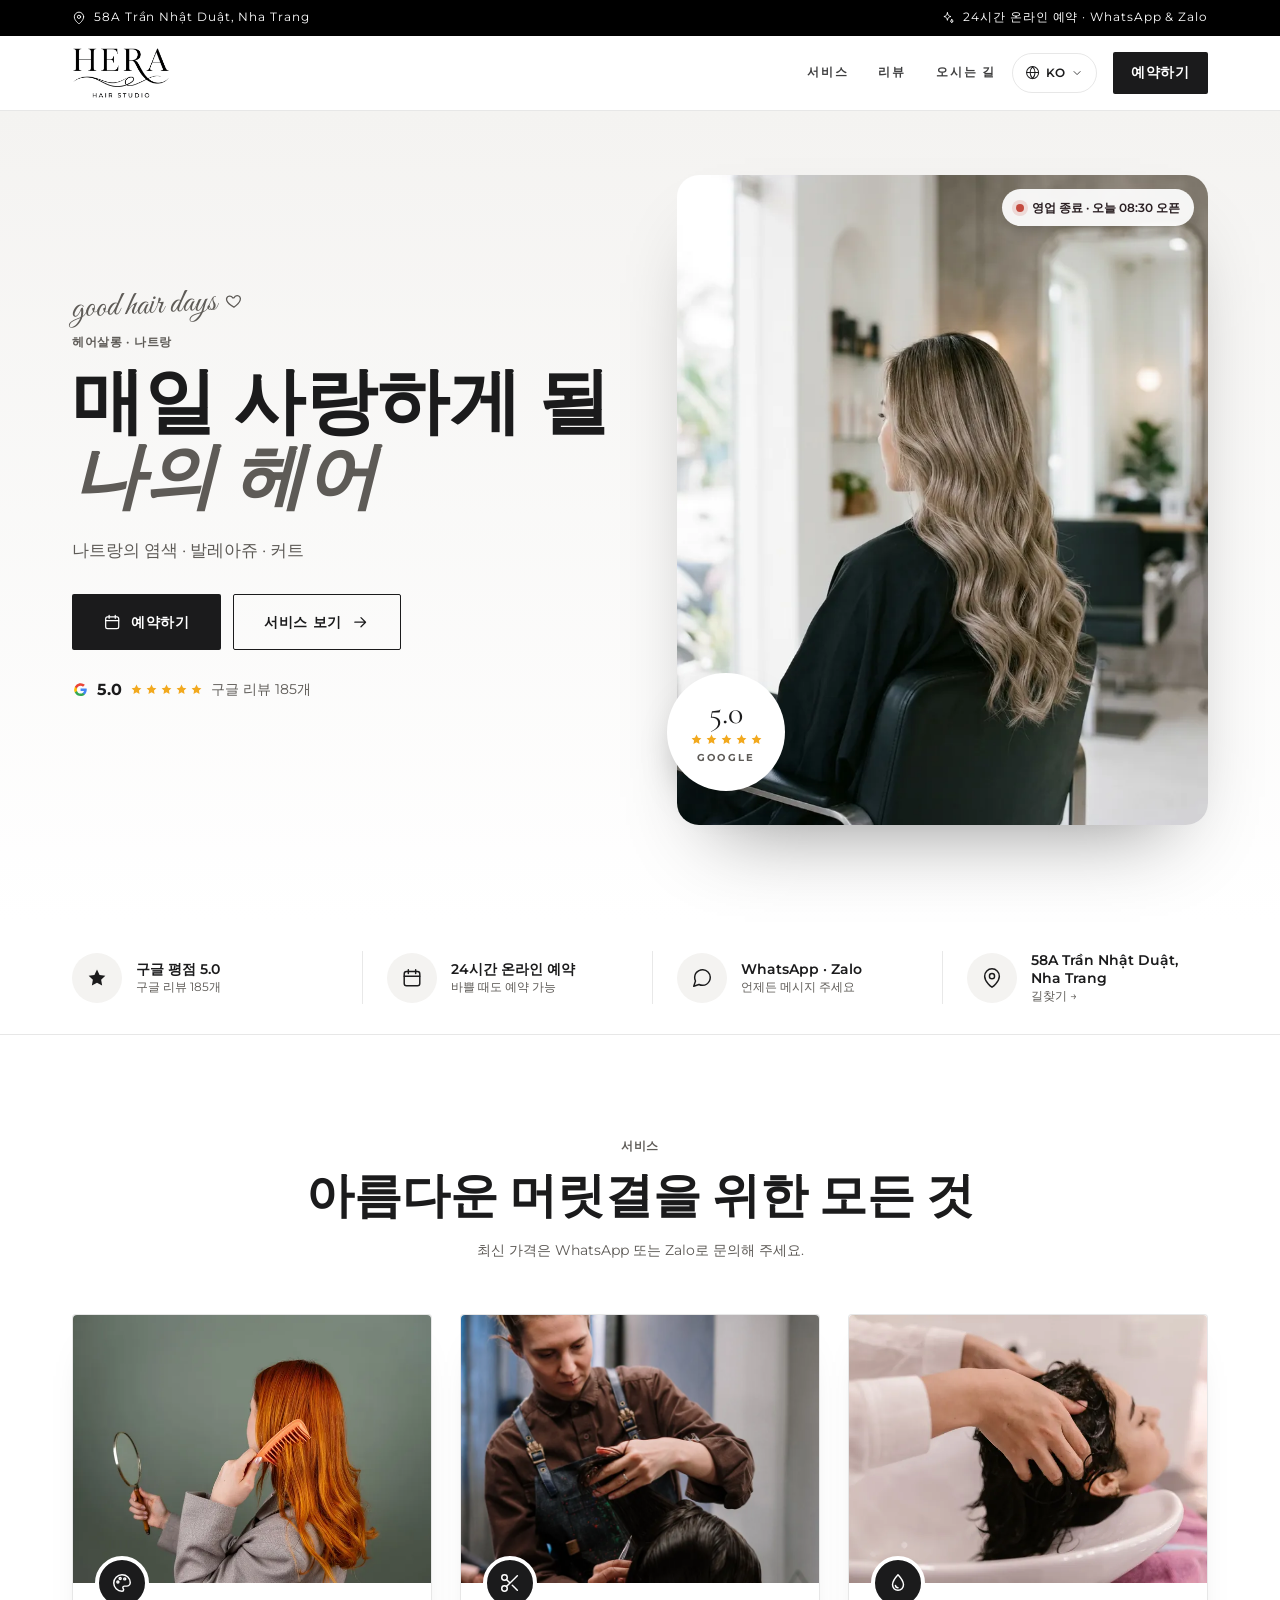
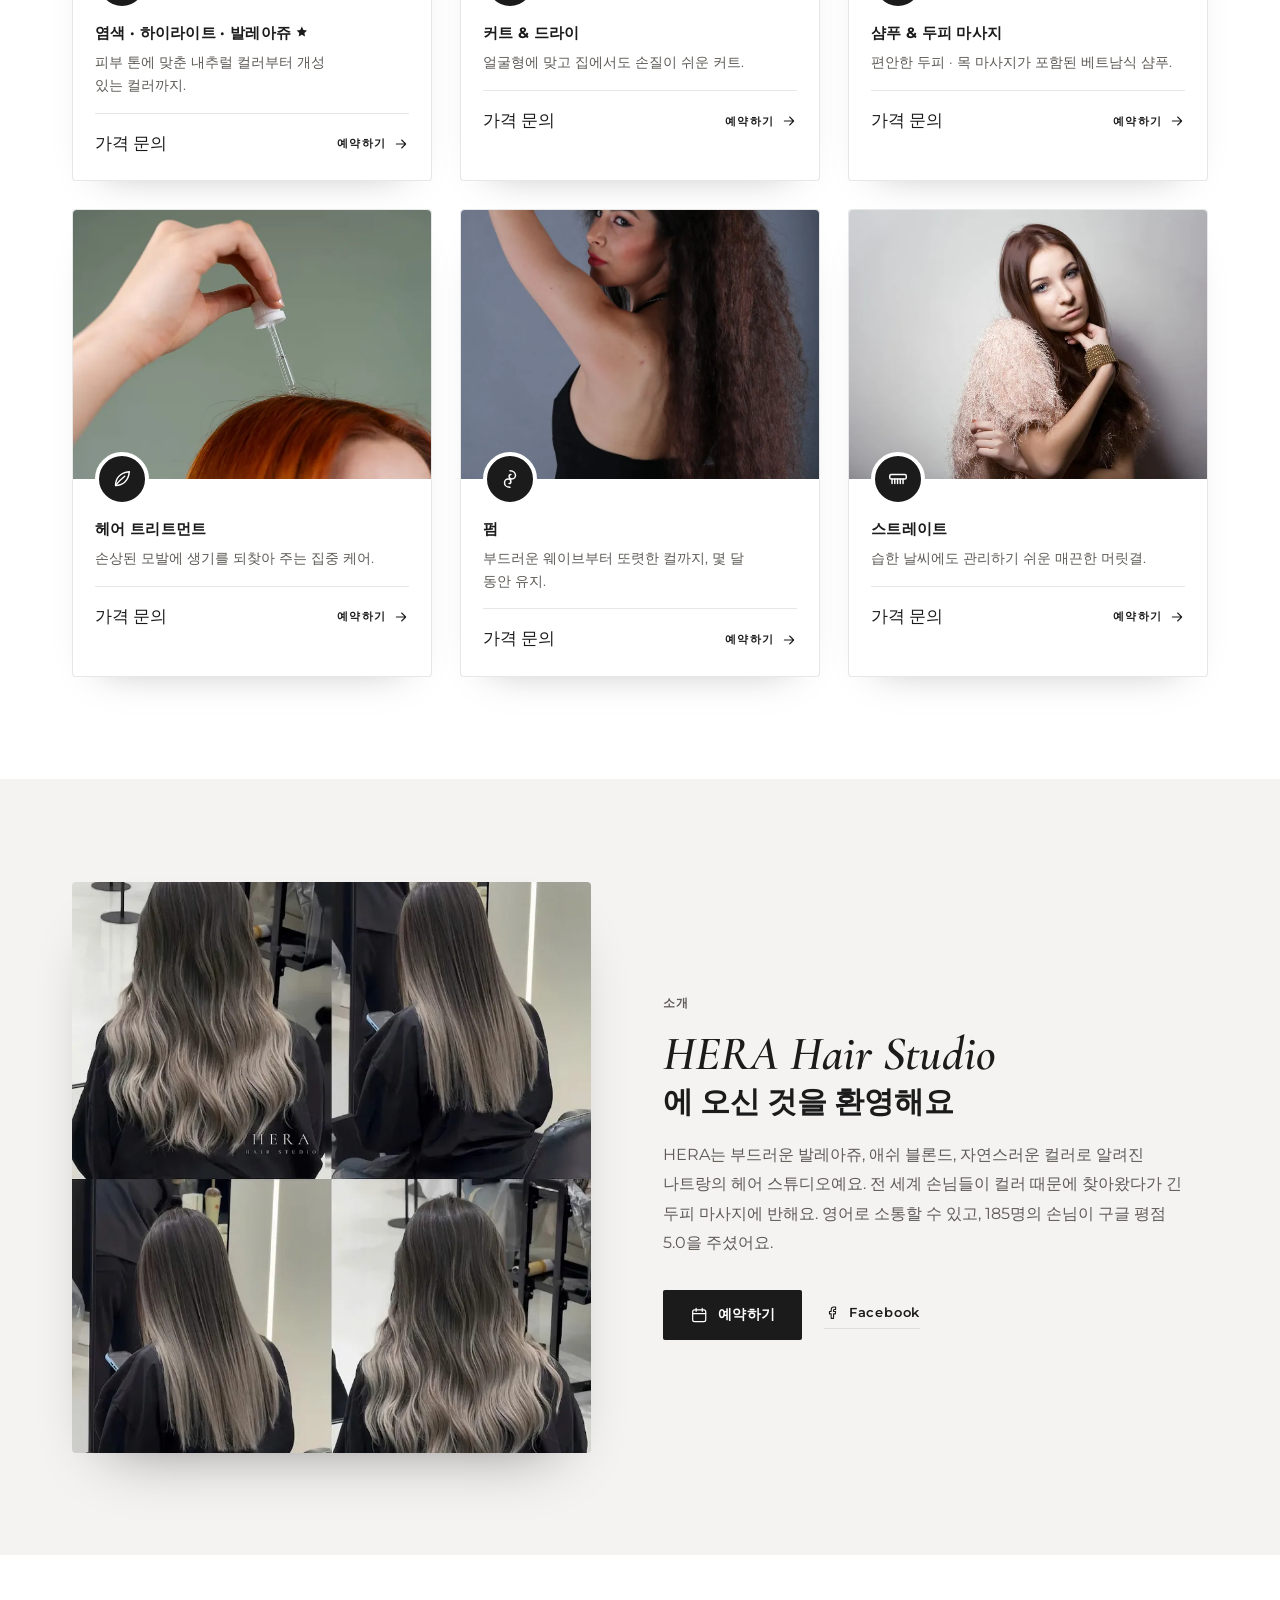
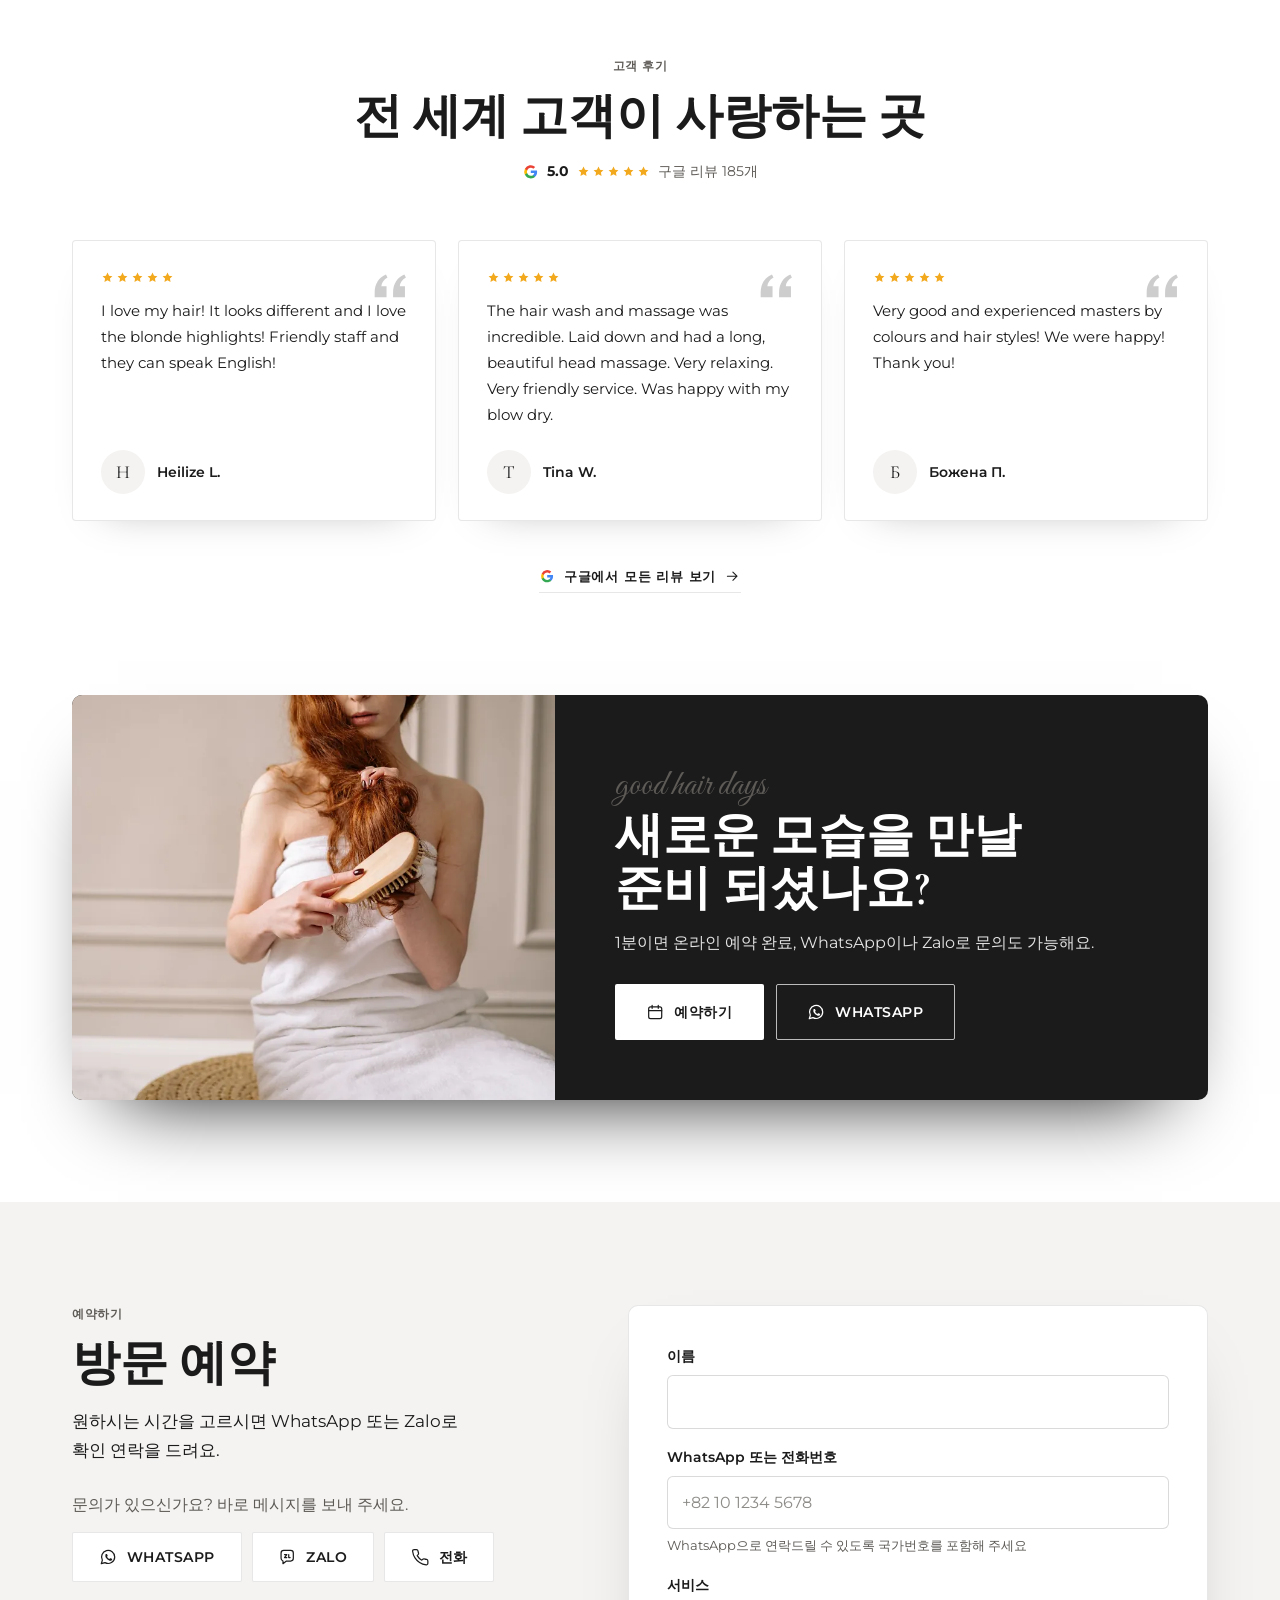
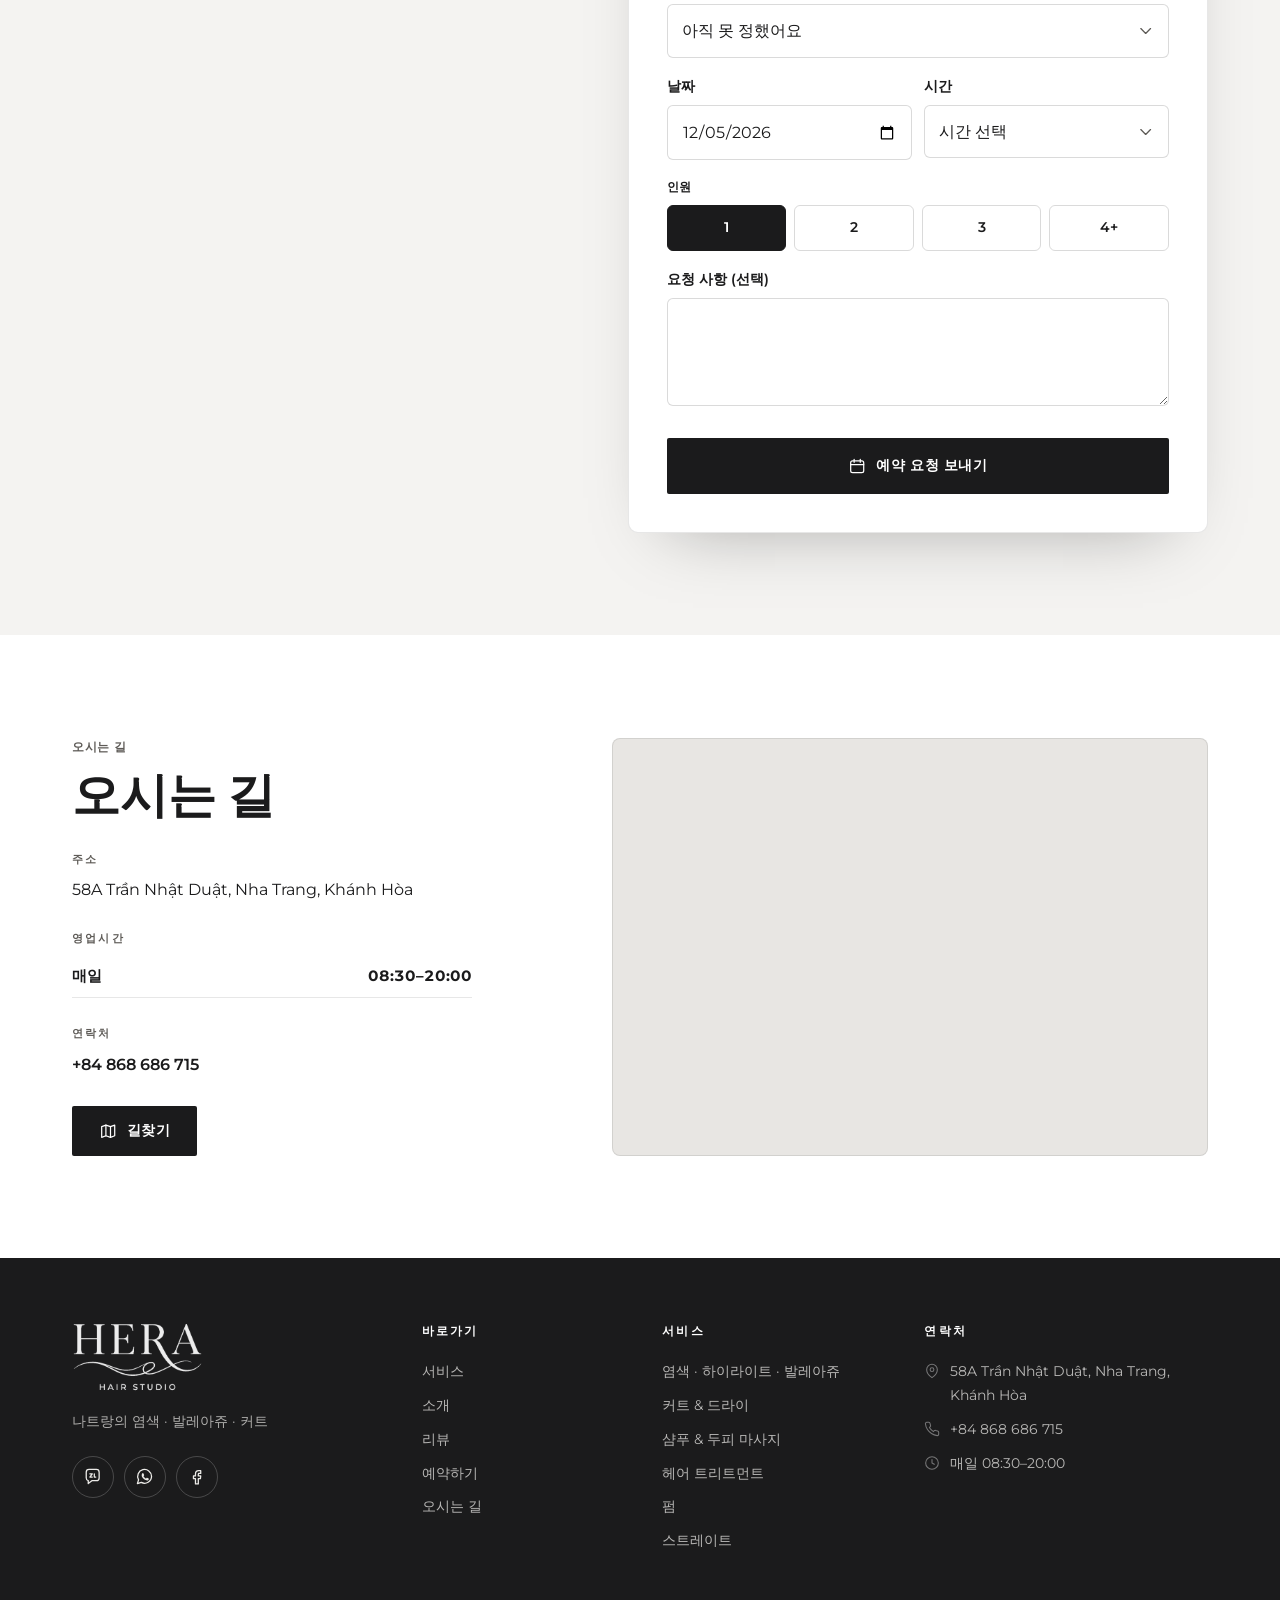
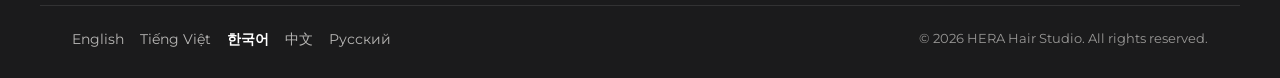
<file: ko/index.html>
<!doctype html>
<html lang="ko" class="theme-ash niche-hair">
<head>
<meta charset="utf-8">
<meta name="viewport" content="width=device-width, initial-scale=1, viewport-fit=cover">
<title>HERA Hair Studio · 헤어살롱 · 나트랑</title>
<meta name="description" content="나트랑의 염색 · 발레아쥬 · 커트 · 5.0★ · 구글 리뷰 185개">
<meta name="robots" content="noindex,nofollow">
<link rel="canonical" href="https://romans7997.github.io/hera-hair/ko/">
<link rel="alternate" hreflang="en" href="https://romans7997.github.io/hera-hair/">
<link rel="alternate" hreflang="vi" href="https://romans7997.github.io/hera-hair/vi/">
<link rel="alternate" hreflang="ko" href="https://romans7997.github.io/hera-hair/ko/">
<link rel="alternate" hreflang="zh" href="https://romans7997.github.io/hera-hair/zh/">
<link rel="alternate" hreflang="ru" href="https://romans7997.github.io/hera-hair/ru/">
<link rel="alternate" hreflang="x-default" href="https://romans7997.github.io/hera-hair/">
<meta property="og:type" content="website">
<meta property="og:title" content="HERA Hair Studio">
<meta property="og:description" content="나트랑의 염색 · 발레아쥬 · 커트">
<meta property="og:image" content="https://romans7997.github.io/hera-hair/img/og.jpg"><meta name="theme-color" content="#FFFFFF">
<link rel="icon" href="../favicon.svg" type="image/svg+xml">
<link rel="preconnect" href="https://fonts.googleapis.com">
<link rel="preconnect" href="https://fonts.gstatic.com" crossorigin>
<link rel="stylesheet" href="https://fonts.googleapis.com/css2?family=Cormorant+Garamond:ital,wght@0,500;0,600;0,700;1,500;1,600&amp;family=Spectral:ital,wght@0,500;0,600;1,500&amp;family=Montserrat:wght@400;500;600;700&amp;family=Great+Vibes&amp;display=swap">
<link rel="stylesheet" href="../assets/site.css?v=e8469594">
<style>:root{ --bg:#FFFFFF;--soft:#F4F3F1;--soft2:#E8E6E3;--surface:#ffffff;--ink:#1B1B1C;--muted:#5E5B57;--line:rgba(27,27,28,.10);--accent:#1B1B1C;--accent-dark:#000000;--accent-ink:#ffffff;--accent-soft:rgba(27,27,28,.06);--footer:#1B1B1C;--footer-ink:#ECEBE8;--radius:4px;--font-head:'Cormorant Garamond',Georgia,'Times New Roman',serif;--font-body:'Montserrat','Apple SD Gothic Neo','Malgun Gothic','Noto Sans KR','PingFang SC','Hiragino Sans GB','Microsoft YaHei','Noto Sans SC',system-ui,-apple-system,'Segoe UI',Roboto,sans-serif;--font-script:'Great Vibes',cursive;--head-weight:600;--head-tracking:0;--em-style:italic;--btn-radius:2px }</style>
<link rel="preload" as="image" href="../img/hero-928.webp" imagesrcset="../img/hero-800.webp 800w, ../img/hero-928.webp 928w" imagesizes="(min-width: 960px) 50vw, 100vw">
<script type="application/ld+json">{"@context": "https://schema.org", "@type": "HairSalon", "name": "HERA Hair Studio", "telephone": "+84868686715", "url": "https://romans7997.github.io/hera-hair/ko/", "address": {"@type": "PostalAddress", "streetAddress": "58A Trần Nhật Duật, Nha Trang, Khánh Hòa", "addressLocality": "Nha Trang", "addressCountry": "VN"}, "openingHoursSpecification": [{"@type": "OpeningHoursSpecification", "dayOfWeek": "Monday", "opens": "08:30", "closes": "20:00"}, {"@type": "OpeningHoursSpecification", "dayOfWeek": "Tuesday", "opens": "08:30", "closes": "20:00"}, {"@type": "OpeningHoursSpecification", "dayOfWeek": "Wednesday", "opens": "08:30", "closes": "20:00"}, {"@type": "OpeningHoursSpecification", "dayOfWeek": "Thursday", "opens": "08:30", "closes": "20:00"}, {"@type": "OpeningHoursSpecification", "dayOfWeek": "Friday", "opens": "08:30", "closes": "20:00"}, {"@type": "OpeningHoursSpecification", "dayOfWeek": "Saturday", "opens": "08:30", "closes": "20:00"}, {"@type": "OpeningHoursSpecification", "dayOfWeek": "Sunday", "opens": "08:30", "closes": "20:00"}], "sameAs": ["https://www.facebook.com/share/1YMXs2Bbc4/", "https://www.google.com/maps/place/?q=place_id:ChIJKav8ae9uhiERvqiGSIZOyHg"], "priceRange": "₫₫", "image": "https://romans7997.github.io/hera-hair/img/hero-928.webp"}</script>
</head>
<body>
<a class="skip" href="#main">본문으로 건너뛰기</a>

<div class="announce"><div class="wrap announce-inner">
  <span class="announce-loc"><svg class="ic" viewBox="0 0 24 24" aria-hidden="true" focusable="false"><path d="M20 10c0 6.5-8 12-8 12s-8-5.5-8-12a8 8 0 0 1 16 0z"/><circle cx="12" cy="10" r="2.8"/></svg>58A Trần Nhật Duật, Nha Trang</span>
  <span class="announce-main"><svg class="ic" viewBox="0 0 24 24" aria-hidden="true" focusable="false"><path d="M11 3c.6 4.2 2.2 5.9 6 6.5-3.8.6-5.4 2.3-6 6.5-.6-4.2-2.2-5.9-6-6.5 3.8-.6 5.4-2.3 6-6.5z"/><path d="M18.5 14.5c.3 1.8 1 2.6 2.5 2.9-1.5.3-2.2 1.1-2.5 2.9-.3-1.8-1-2.6-2.5-2.9 1.5-.3 2.2-1.1 2.5-2.9z"/></svg>24시간 온라인 예약 · WhatsApp &amp; Zalo</span>
</div></div>

<header class="nav" id="top">
  <div class="wrap nav-inner">
    <a class="logo" href="#top" aria-label="HERA Hair Studio">
<img class="logo-img" src="../logo.png" alt="HERA Hair Studio"></a>
    <nav class="nav-links" aria-label="메뉴">
      <a href="#services">서비스</a>
<a href="#reviews">리뷰</a>      <a href="#visit">오시는 길</a>
    </nav>
    <details class="lang">
      <summary aria-label="언어"><svg class="ic" viewBox="0 0 24 24" aria-hidden="true" focusable="false"><circle cx="12" cy="12" r="9.5"/><path d="M2.5 12h19M12 2.5c2.6 2.8 3.9 6 3.9 9.5S14.6 18.7 12 21.5C9.4 18.7 8.1 15.5 8.1 12S9.4 5.3 12 2.5z"/></svg><span>KO</span><svg class="ic chev" viewBox="0 0 24 24" aria-hidden="true" focusable="false"><path d="M6 9l6 6 6-6"/></svg></summary>
      <ul class="lang-menu">
<li><a href="../" hreflang="en" lang="en" data-lang="en">English</a></li>
<li><a href="../vi/" hreflang="vi" lang="vi" data-lang="vi">Tiếng Việt</a></li>
<li><a href="../ko/" hreflang="ko" lang="ko" data-lang="ko" aria-current="true">한국어</a></li>
<li><a href="../zh/" hreflang="zh" lang="zh" data-lang="zh">中文</a></li>
<li><a href="../ru/" hreflang="ru" lang="ru" data-lang="ru">Русский</a></li>
      </ul>
    </details>
<a class="btn btn-accent btn-sm nav-book" href="#book">예약하기</a>  </div>
</header>

<main id="main">
  <section class="hero">
    <div class="wrap hero-grid">
      <div class="hero-copy">
        <p class="script hero-script" aria-hidden="true">good hair days <svg class="ic heart" viewBox="0 0 24 24" aria-hidden="true" focusable="false"><path d="M12 20s-7.4-4.5-9.1-9.2C1.7 7.5 3.7 4.6 6.8 4.6c2.1 0 3.6 1.2 4.3 2.7h1.8c.7-1.5 2.2-2.7 4.3-2.7 3.1 0 5.1 2.9 3.9 6.2C19.4 15.5 12 20 12 20z"/></svg></p>
        <p class="eyebrow">헤어살롱 · 나트랑</p>
        <h1 class="hero-title"><span>매일 사랑하게 될</span> <em>나의 헤어</em></h1>
        <p class="hero-lead">나트랑의 염색 · 발레아쥬 · 커트</p>
        <div class="hero-cta">
<a class="btn btn-accent btn-lg" href="#book"><svg class="ic" viewBox="0 0 24 24" aria-hidden="true" focusable="false"><rect x="3.5" y="5" width="17" height="15.5" rx="2.5"/><path d="M8 3v4M16 3v4M3.5 10h17"/></svg><span>예약하기</span></a>          <a class="btn btn-outline btn-lg" href="#services"><span>서비스 보기</span><svg class="ic" viewBox="0 0 24 24" aria-hidden="true" focusable="false"><path d="M5 12h14M13 6l6 6-6 6"/></svg></a>
        </div>
        <a class="hero-rating" href="https://www.google.com/maps/place/?q=place_id:ChIJKav8ae9uhiERvqiGSIZOyHg" target="_blank" rel="noopener">
          <svg class="ic g" viewBox="0 0 24 24" aria-hidden="true" focusable="false"><path d="M20.6 12.2c0-.6-.1-1.2-.2-1.8H12v3.4h4.8a4.1 4.1 0 0 1-1.8 2.7v2.2h2.9c1.7-1.6 2.7-3.9 2.7-6.5z" class="fill g1"/><path d="M12 21c2.4 0 4.5-.8 5.9-2.2L15 16.6c-.8.5-1.8.9-3 .9-2.3 0-4.3-1.6-5-3.7H4v2.3A9 9 0 0 0 12 21z" class="fill g2"/><path d="M7 13.8a5.4 5.4 0 0 1 0-3.5V8H4a9 9 0 0 0 0 8.1z" class="fill g3"/><path d="M12 6.6c1.3 0 2.5.5 3.4 1.3l2.6-2.6A9 9 0 0 0 4 8l3 2.3c.7-2.1 2.7-3.7 5-3.7z" class="fill g4"/></svg><strong>5.0</strong><span class="stars xs" role="img" aria-label="5.0 / 5"><svg class="st" viewBox="0 0 24 24" aria-hidden="true" focusable="false"><path class="fill" d="M12 2.8l2.8 5.8 6.3.9-4.6 4.4 1.1 6.3L12 17.2l-5.6 3 1.1-6.3L2.9 9.5l6.3-.9z"/></svg><svg class="st" viewBox="0 0 24 24" aria-hidden="true" focusable="false"><path class="fill" d="M12 2.8l2.8 5.8 6.3.9-4.6 4.4 1.1 6.3L12 17.2l-5.6 3 1.1-6.3L2.9 9.5l6.3-.9z"/></svg><svg class="st" viewBox="0 0 24 24" aria-hidden="true" focusable="false"><path class="fill" d="M12 2.8l2.8 5.8 6.3.9-4.6 4.4 1.1 6.3L12 17.2l-5.6 3 1.1-6.3L2.9 9.5l6.3-.9z"/></svg><svg class="st" viewBox="0 0 24 24" aria-hidden="true" focusable="false"><path class="fill" d="M12 2.8l2.8 5.8 6.3.9-4.6 4.4 1.1 6.3L12 17.2l-5.6 3 1.1-6.3L2.9 9.5l6.3-.9z"/></svg><svg class="st" viewBox="0 0 24 24" aria-hidden="true" focusable="false"><path class="fill" d="M12 2.8l2.8 5.8 6.3.9-4.6 4.4 1.1 6.3L12 17.2l-5.6 3 1.1-6.3L2.9 9.5l6.3-.9z"/></svg></span><span>구글 리뷰 185개</span>
        </a>
      </div>
      <div class="hero-media">
        <div class="hero-frame"><img class="hero-img" src="../img/hero-928.webp" srcset="../img/hero-800.webp 800w, ../img/hero-928.webp 928w" sizes="(min-width: 960px) 50vw, 100vw" alt="HERA Hair Studio" width="928" height="1152" fetchpriority="high" style="object-position:50% 35%"></div>
        <div class="hero-badge" aria-hidden="true">
          <span class="hb-num">5.0</span>
          <span class="stars xs" role="img" aria-label="5.0 / 5"><svg class="st" viewBox="0 0 24 24" aria-hidden="true" focusable="false"><path class="fill" d="M12 2.8l2.8 5.8 6.3.9-4.6 4.4 1.1 6.3L12 17.2l-5.6 3 1.1-6.3L2.9 9.5l6.3-.9z"/></svg><svg class="st" viewBox="0 0 24 24" aria-hidden="true" focusable="false"><path class="fill" d="M12 2.8l2.8 5.8 6.3.9-4.6 4.4 1.1 6.3L12 17.2l-5.6 3 1.1-6.3L2.9 9.5l6.3-.9z"/></svg><svg class="st" viewBox="0 0 24 24" aria-hidden="true" focusable="false"><path class="fill" d="M12 2.8l2.8 5.8 6.3.9-4.6 4.4 1.1 6.3L12 17.2l-5.6 3 1.1-6.3L2.9 9.5l6.3-.9z"/></svg><svg class="st" viewBox="0 0 24 24" aria-hidden="true" focusable="false"><path class="fill" d="M12 2.8l2.8 5.8 6.3.9-4.6 4.4 1.1 6.3L12 17.2l-5.6 3 1.1-6.3L2.9 9.5l6.3-.9z"/></svg><svg class="st" viewBox="0 0 24 24" aria-hidden="true" focusable="false"><path class="fill" d="M12 2.8l2.8 5.8 6.3.9-4.6 4.4 1.1 6.3L12 17.2l-5.6 3 1.1-6.3L2.9 9.5l6.3-.9z"/></svg></span>
          <span class="hb-txt">Google</span>
        </div>
        <div class="hero-open"><span id="open-status" class="open-status">매일 · 08:30–20:00</span></div>
      </div>
    </div>
  </section>

  <section class="trust" aria-label="연락처">
    <div class="wrap trust-grid">
<div class="trust-item"><span class="trust-ic"><svg class="ic" viewBox="0 0 24 24" aria-hidden="true" focusable="false"><path class="fill" d="M12 2.8l2.8 5.8 6.3.9-4.6 4.4 1.1 6.3L12 17.2l-5.6 3 1.1-6.3L2.9 9.5l6.3-.9z"/></svg></span><div><strong>구글 평점 5.0</strong><span>구글 리뷰 185개</span></div></div>      <div class="trust-item"><span class="trust-ic"><svg class="ic" viewBox="0 0 24 24" aria-hidden="true" focusable="false"><rect x="3.5" y="5" width="17" height="15.5" rx="2.5"/><path d="M8 3v4M16 3v4M3.5 10h17"/></svg></span><div><strong>24시간 온라인 예약</strong><span>바쁠 때도 예약 가능</span></div></div>
      <div class="trust-item"><span class="trust-ic"><svg class="ic" viewBox="0 0 24 24" aria-hidden="true" focusable="false"><path d="M21 11.5a8.4 8.4 0 0 1-.9 3.8 8.5 8.5 0 0 1-7.6 4.7 8.4 8.4 0 0 1-3.8-.9L3 21l1.9-5.7a8.4 8.4 0 0 1-.9-3.8 8.5 8.5 0 0 1 4.7-7.6 8.4 8.4 0 0 1 3.8-.9h.5a8.5 8.5 0 0 1 8 8z"/></svg></span><div><strong>WhatsApp · Zalo</strong><span>언제든 메시지 주세요</span></div></div>
      <a class="trust-item" href="https://www.google.com/maps/dir/?api=1&amp;destination=HERA+Hair+Studio%2C+58A+Tr%E1%BA%A7n+Nh%E1%BA%ADt+Du%E1%BA%ADt%2C+Nha+Trang%2C+Kh%C3%A1nh+H%C3%B2a&amp;destination_place_id=ChIJKav8ae9uhiERvqiGSIZOyHg" target="_blank" rel="noopener"><span class="trust-ic"><svg class="ic" viewBox="0 0 24 24" aria-hidden="true" focusable="false"><path d="M20 10c0 6.5-8 12-8 12s-8-5.5-8-12a8 8 0 0 1 16 0z"/><circle cx="12" cy="10" r="2.8"/></svg></span><div><strong>58A Trần Nhật Duật, Nha Trang</strong><span>길찾기 →</span></div></a>
    </div>
  </section>

  <section class="section services" id="services">
    <div class="wrap">
      <header class="section-head center">
        <p class="eyebrow">서비스</p>
        <h2>아름다운 머릿결을 위한 모든 것</h2>
        <p class="section-note">최신 가격은 WhatsApp 또는 Zalo로 문의해 주세요.</p>
      </header>
      <div class="cards n6">
        <article class="card">
          <div class="card-media"><img src="../img/s0-0-1600.webp" srcset="../img/s0-0-800.webp 800w, ../img/s0-0-1600.webp 1600w" sizes="(min-width: 960px) 30vw, (min-width: 640px) 45vw, 90vw" alt="HERA Hair Studio" width="1600" height="1067" loading="lazy" decoding="async"></div>
          <span class="card-ic"><svg class="ic" viewBox="0 0 24 24" aria-hidden="true" focusable="false"><path d="M12 3a9 9 0 1 0 0 18c1.2 0 1.8-.8 1.8-1.6 0-1.1-.9-1.4-.9-2.4 0-1 .8-1.6 1.8-1.6H17a4 4 0 0 0 4-4C21 6.6 17 3 12 3z"/><circle cx="7.5" cy="11" r="1.1"/><circle cx="10" cy="7" r="1.1"/><circle cx="15" cy="7.5" r="1.1"/></svg></span>
          <div class="card-body">
            <h3>염색 · 하이라이트 · 발레아쥬 <span class="card-pop"><svg class="ic" viewBox="0 0 24 24" aria-hidden="true" focusable="false"><path class="fill" d="M12 2.8l2.8 5.8 6.3.9-4.6 4.4 1.1 6.3L12 17.2l-5.6 3 1.1-6.3L2.9 9.5l6.3-.9z"/></svg></span></h3>
<p>피부 톤에 맞춘 내추럴 컬러부터 개성 있는 컬러까지.</p>            <div class="card-foot">
              <span class="card-price">가격 문의</span>
<a class="card-link" href="#book" data-service="s0-0">예약하기 <svg class="ic" viewBox="0 0 24 24" aria-hidden="true" focusable="false"><path d="M5 12h14M13 6l6 6-6 6"/></svg></a>            </div>
          </div>
        </article>
        <article class="card">
          <div class="card-media"><img src="../img/s0-1-1600.webp" srcset="../img/s0-1-800.webp 800w, ../img/s0-1-1600.webp 1600w" sizes="(min-width: 960px) 30vw, (min-width: 640px) 45vw, 90vw" alt="HERA Hair Studio" width="1600" height="2400" loading="lazy" decoding="async"></div>
          <span class="card-ic"><svg class="ic" viewBox="0 0 24 24" aria-hidden="true" focusable="false"><circle cx="6" cy="6" r="3"/><circle cx="6" cy="18" r="3"/><path d="M20 4 8.1 15.9M14.5 14.5 20 20M8.1 8.1 12 12"/></svg></span>
          <div class="card-body">
            <h3>커트 &amp; 드라이</h3>
<p>얼굴형에 맞고 집에서도 손질이 쉬운 커트.</p>            <div class="card-foot">
              <span class="card-price">가격 문의</span>
<a class="card-link" href="#book" data-service="s0-1">예약하기 <svg class="ic" viewBox="0 0 24 24" aria-hidden="true" focusable="false"><path d="M5 12h14M13 6l6 6-6 6"/></svg></a>            </div>
          </div>
        </article>
        <article class="card">
          <div class="card-media"><img src="../img/s0-2-1600.webp" srcset="../img/s0-2-800.webp 800w, ../img/s0-2-1600.webp 1600w" sizes="(min-width: 960px) 30vw, (min-width: 640px) 45vw, 90vw" alt="HERA Hair Studio" width="1600" height="1067" loading="lazy" decoding="async"></div>
          <span class="card-ic"><svg class="ic" viewBox="0 0 24 24" aria-hidden="true" focusable="false"><path d="M12 3s6 6.4 6 11a6 6 0 0 1-12 0c0-4.6 6-11 6-11z"/><path d="M9.2 14.6a2.9 2.9 0 0 0 2.8 2.6"/></svg></span>
          <div class="card-body">
            <h3>샴푸 &amp; 두피 마사지</h3>
<p>편안한 두피 · 목 마사지가 포함된 베트남식 샴푸.</p>            <div class="card-foot">
              <span class="card-price">가격 문의</span>
<a class="card-link" href="#book" data-service="s0-2">예약하기 <svg class="ic" viewBox="0 0 24 24" aria-hidden="true" focusable="false"><path d="M5 12h14M13 6l6 6-6 6"/></svg></a>            </div>
          </div>
        </article>
        <article class="card">
          <div class="card-media"><img src="../img/s0-3-1600.webp" srcset="../img/s0-3-800.webp 800w, ../img/s0-3-1600.webp 1600w" sizes="(min-width: 960px) 30vw, (min-width: 640px) 45vw, 90vw" alt="HERA Hair Studio" width="1600" height="1067" loading="lazy" decoding="async"></div>
          <span class="card-ic"><svg class="ic" viewBox="0 0 24 24" aria-hidden="true" focusable="false"><path d="M5 19c0-8 5-14 15-15-1 10-7 15-15 15z"/><path d="M5 19c3-4 6-7 10-10"/></svg></span>
          <div class="card-body">
            <h3>헤어 트리트먼트</h3>
<p>손상된 모발에 생기를 되찾아 주는 집중 케어.</p>            <div class="card-foot">
              <span class="card-price">가격 문의</span>
<a class="card-link" href="#book" data-service="s0-3">예약하기 <svg class="ic" viewBox="0 0 24 24" aria-hidden="true" focusable="false"><path d="M5 12h14M13 6l6 6-6 6"/></svg></a>            </div>
          </div>
        </article>
        <article class="card">
          <div class="card-media"><img src="../img/s0-4-1600.webp" srcset="../img/s0-4-800.webp 800w, ../img/s0-4-1600.webp 1600w" sizes="(min-width: 960px) 30vw, (min-width: 640px) 45vw, 90vw" alt="HERA Hair Studio" width="1600" height="2400" loading="lazy" decoding="async"></div>
          <span class="card-ic"><svg class="ic" viewBox="0 0 24 24" aria-hidden="true" focusable="false"><path d="M12 21c-4 0-6-2.5-6-5s2-4 4-4 3 1.5 3 3-1 2-2 2"/><path d="M12 3c4 0 6 2.5 6 5s-2 4-4 4-3-1.5-3-3 1-2 2-2"/></svg></span>
          <div class="card-body">
            <h3>펌</h3>
<p>부드러운 웨이브부터 또렷한 컬까지, 몇 달 동안 유지.</p>            <div class="card-foot">
              <span class="card-price">가격 문의</span>
<a class="card-link" href="#book" data-service="s0-4">예약하기 <svg class="ic" viewBox="0 0 24 24" aria-hidden="true" focusable="false"><path d="M5 12h14M13 6l6 6-6 6"/></svg></a>            </div>
          </div>
        </article>
        <article class="card">
          <div class="card-media"><img src="../img/s0-5-1600.webp" srcset="../img/s0-5-800.webp 800w, ../img/s0-5-1600.webp 1600w" sizes="(min-width: 960px) 30vw, (min-width: 640px) 45vw, 90vw" alt="HERA Hair Studio" width="1600" height="1067" loading="lazy" decoding="async"></div>
          <span class="card-ic"><svg class="ic" viewBox="0 0 24 24" aria-hidden="true" focusable="false"><rect x="3" y="7" width="18" height="5" rx="1.5"/><path d="M5.5 12v5M8.5 12v5M11.5 12v5M14.5 12v5M17.5 12v5"/></svg></span>
          <div class="card-body">
            <h3>스트레이트</h3>
<p>습한 날씨에도 관리하기 쉬운 매끈한 머릿결.</p>            <div class="card-foot">
              <span class="card-price">가격 문의</span>
<a class="card-link" href="#book" data-service="s0-5">예약하기 <svg class="ic" viewBox="0 0 24 24" aria-hidden="true" focusable="false"><path d="M5 12h14M13 6l6 6-6 6"/></svg></a>            </div>
          </div>
        </article>
      </div>
    </div>
  </section>

  <section class="section about" id="about">
    <div class="wrap about-grid">
      <div class="about-media"><img src="../img/about-900.webp" srcset="../img/about-800.webp 800w, ../img/about-900.webp 900w" sizes="(min-width: 960px) 45vw, 100vw" alt="HERA Hair Studio" width="900" height="1200" loading="lazy" decoding="async" style="object-position:50% 40%"></div>
      <div class="about-copy">
        <p class="eyebrow">소개</p>
        <h2><em>HERA Hair Studio</em><span class="welcome-suffix">에 오신 것을 환영해요</span></h2>
<p class="about-text">HERA는 부드러운 발레아쥬, 애쉬 블론드, 자연스러운 컬러로 알려진 나트랑의 헤어 스튜디오예요. 전 세계 손님들이 컬러 때문에 찾아왔다가 긴 두피 마사지에 반해요. 영어로 소통할 수 있고, 185명의 손님이 구글 평점 5.0을 주셨어요.</p>        <div class="about-cta">
<a class="btn btn-accent" href="#book"><svg class="ic" viewBox="0 0 24 24" aria-hidden="true" focusable="false"><rect x="3.5" y="5" width="17" height="15.5" rx="2.5"/><path d="M8 3v4M16 3v4M3.5 10h17"/></svg><span>예약하기</span></a><a class="link-arrow" href="https://www.facebook.com/share/1YMXs2Bbc4/" target="_blank" rel="noopener"><svg class="ic" viewBox="0 0 24 24" aria-hidden="true" focusable="false"><path d="M14.5 8H17V4.5h-2.5c-2.5 0-4 1.6-4 4.1V11H8v3.5h2.5V21H14v-6.5h2.6l.4-3.5h-3V9c0-.6.4-1 1-1z"/></svg><span>Facebook</span></a>        </div>
      </div>
    </div>
  </section>


  <section class="section reviews" id="reviews">
    <div class="wrap">
      <header class="section-head center">
        <p class="eyebrow">고객 후기</p>
        <h2>전 세계 고객이 사랑하는 곳</h2>
<p class="rv-summary"><svg class="ic g" viewBox="0 0 24 24" aria-hidden="true" focusable="false"><path d="M20.6 12.2c0-.6-.1-1.2-.2-1.8H12v3.4h4.8a4.1 4.1 0 0 1-1.8 2.7v2.2h2.9c1.7-1.6 2.7-3.9 2.7-6.5z" class="fill g1"/><path d="M12 21c2.4 0 4.5-.8 5.9-2.2L15 16.6c-.8.5-1.8.9-3 .9-2.3 0-4.3-1.6-5-3.7H4v2.3A9 9 0 0 0 12 21z" class="fill g2"/><path d="M7 13.8a5.4 5.4 0 0 1 0-3.5V8H4a9 9 0 0 0 0 8.1z" class="fill g3"/><path d="M12 6.6c1.3 0 2.5.5 3.4 1.3l2.6-2.6A9 9 0 0 0 4 8l3 2.3c.7-2.1 2.7-3.7 5-3.7z" class="fill g4"/></svg><strong>5.0</strong><span class="stars xs" role="img" aria-label="5.0 / 5"><svg class="st" viewBox="0 0 24 24" aria-hidden="true" focusable="false"><path class="fill" d="M12 2.8l2.8 5.8 6.3.9-4.6 4.4 1.1 6.3L12 17.2l-5.6 3 1.1-6.3L2.9 9.5l6.3-.9z"/></svg><svg class="st" viewBox="0 0 24 24" aria-hidden="true" focusable="false"><path class="fill" d="M12 2.8l2.8 5.8 6.3.9-4.6 4.4 1.1 6.3L12 17.2l-5.6 3 1.1-6.3L2.9 9.5l6.3-.9z"/></svg><svg class="st" viewBox="0 0 24 24" aria-hidden="true" focusable="false"><path class="fill" d="M12 2.8l2.8 5.8 6.3.9-4.6 4.4 1.1 6.3L12 17.2l-5.6 3 1.1-6.3L2.9 9.5l6.3-.9z"/></svg><svg class="st" viewBox="0 0 24 24" aria-hidden="true" focusable="false"><path class="fill" d="M12 2.8l2.8 5.8 6.3.9-4.6 4.4 1.1 6.3L12 17.2l-5.6 3 1.1-6.3L2.9 9.5l6.3-.9z"/></svg><svg class="st" viewBox="0 0 24 24" aria-hidden="true" focusable="false"><path class="fill" d="M12 2.8l2.8 5.8 6.3.9-4.6 4.4 1.1 6.3L12 17.2l-5.6 3 1.1-6.3L2.9 9.5l6.3-.9z"/></svg></span><span>구글 리뷰 185개</span></p>      </header>
      <div class="rv-cards">
        <figure class="rv-card">
          <span class="rv-quote"><svg class="ic" viewBox="0 0 24 24" aria-hidden="true" focusable="false"><path class="fill" d="M4 17.5c0-4.6 2.3-8 5.9-9.4l.8 1.5c-2 1.1-3.1 2.8-3.2 4.6h2.7V20H4zm9.6 0c0-4.6 2.3-8 5.9-9.4l.8 1.5c-2 1.1-3.1 2.8-3.2 4.6h2.7V20h-6.2z"/></svg></span>
          <span class="stars xs" role="img" aria-label="5 / 5"><svg class="st" viewBox="0 0 24 24" aria-hidden="true" focusable="false"><path class="fill" d="M12 2.8l2.8 5.8 6.3.9-4.6 4.4 1.1 6.3L12 17.2l-5.6 3 1.1-6.3L2.9 9.5l6.3-.9z"/></svg><svg class="st" viewBox="0 0 24 24" aria-hidden="true" focusable="false"><path class="fill" d="M12 2.8l2.8 5.8 6.3.9-4.6 4.4 1.1 6.3L12 17.2l-5.6 3 1.1-6.3L2.9 9.5l6.3-.9z"/></svg><svg class="st" viewBox="0 0 24 24" aria-hidden="true" focusable="false"><path class="fill" d="M12 2.8l2.8 5.8 6.3.9-4.6 4.4 1.1 6.3L12 17.2l-5.6 3 1.1-6.3L2.9 9.5l6.3-.9z"/></svg><svg class="st" viewBox="0 0 24 24" aria-hidden="true" focusable="false"><path class="fill" d="M12 2.8l2.8 5.8 6.3.9-4.6 4.4 1.1 6.3L12 17.2l-5.6 3 1.1-6.3L2.9 9.5l6.3-.9z"/></svg><svg class="st" viewBox="0 0 24 24" aria-hidden="true" focusable="false"><path class="fill" d="M12 2.8l2.8 5.8 6.3.9-4.6 4.4 1.1 6.3L12 17.2l-5.6 3 1.1-6.3L2.9 9.5l6.3-.9z"/></svg></span>
          <blockquote lang="en">I love my hair! It looks different and I love the blonde highlights! Friendly staff and they can speak English!</blockquote>
          <figcaption><span class="rv-avatar" aria-hidden="true">H</span><span class="rv-name">Heilize L.</span></figcaption>
        </figure>
        <figure class="rv-card">
          <span class="rv-quote"><svg class="ic" viewBox="0 0 24 24" aria-hidden="true" focusable="false"><path class="fill" d="M4 17.5c0-4.6 2.3-8 5.9-9.4l.8 1.5c-2 1.1-3.1 2.8-3.2 4.6h2.7V20H4zm9.6 0c0-4.6 2.3-8 5.9-9.4l.8 1.5c-2 1.1-3.1 2.8-3.2 4.6h2.7V20h-6.2z"/></svg></span>
          <span class="stars xs" role="img" aria-label="5 / 5"><svg class="st" viewBox="0 0 24 24" aria-hidden="true" focusable="false"><path class="fill" d="M12 2.8l2.8 5.8 6.3.9-4.6 4.4 1.1 6.3L12 17.2l-5.6 3 1.1-6.3L2.9 9.5l6.3-.9z"/></svg><svg class="st" viewBox="0 0 24 24" aria-hidden="true" focusable="false"><path class="fill" d="M12 2.8l2.8 5.8 6.3.9-4.6 4.4 1.1 6.3L12 17.2l-5.6 3 1.1-6.3L2.9 9.5l6.3-.9z"/></svg><svg class="st" viewBox="0 0 24 24" aria-hidden="true" focusable="false"><path class="fill" d="M12 2.8l2.8 5.8 6.3.9-4.6 4.4 1.1 6.3L12 17.2l-5.6 3 1.1-6.3L2.9 9.5l6.3-.9z"/></svg><svg class="st" viewBox="0 0 24 24" aria-hidden="true" focusable="false"><path class="fill" d="M12 2.8l2.8 5.8 6.3.9-4.6 4.4 1.1 6.3L12 17.2l-5.6 3 1.1-6.3L2.9 9.5l6.3-.9z"/></svg><svg class="st" viewBox="0 0 24 24" aria-hidden="true" focusable="false"><path class="fill" d="M12 2.8l2.8 5.8 6.3.9-4.6 4.4 1.1 6.3L12 17.2l-5.6 3 1.1-6.3L2.9 9.5l6.3-.9z"/></svg></span>
          <blockquote lang="en">The hair wash and massage was incredible. Laid down and had a long, beautiful head massage. Very relaxing. Very friendly service. Was happy with my blow dry.</blockquote>
          <figcaption><span class="rv-avatar" aria-hidden="true">T</span><span class="rv-name">Tina W.</span></figcaption>
        </figure>
        <figure class="rv-card">
          <span class="rv-quote"><svg class="ic" viewBox="0 0 24 24" aria-hidden="true" focusable="false"><path class="fill" d="M4 17.5c0-4.6 2.3-8 5.9-9.4l.8 1.5c-2 1.1-3.1 2.8-3.2 4.6h2.7V20H4zm9.6 0c0-4.6 2.3-8 5.9-9.4l.8 1.5c-2 1.1-3.1 2.8-3.2 4.6h2.7V20h-6.2z"/></svg></span>
          <span class="stars xs" role="img" aria-label="5 / 5"><svg class="st" viewBox="0 0 24 24" aria-hidden="true" focusable="false"><path class="fill" d="M12 2.8l2.8 5.8 6.3.9-4.6 4.4 1.1 6.3L12 17.2l-5.6 3 1.1-6.3L2.9 9.5l6.3-.9z"/></svg><svg class="st" viewBox="0 0 24 24" aria-hidden="true" focusable="false"><path class="fill" d="M12 2.8l2.8 5.8 6.3.9-4.6 4.4 1.1 6.3L12 17.2l-5.6 3 1.1-6.3L2.9 9.5l6.3-.9z"/></svg><svg class="st" viewBox="0 0 24 24" aria-hidden="true" focusable="false"><path class="fill" d="M12 2.8l2.8 5.8 6.3.9-4.6 4.4 1.1 6.3L12 17.2l-5.6 3 1.1-6.3L2.9 9.5l6.3-.9z"/></svg><svg class="st" viewBox="0 0 24 24" aria-hidden="true" focusable="false"><path class="fill" d="M12 2.8l2.8 5.8 6.3.9-4.6 4.4 1.1 6.3L12 17.2l-5.6 3 1.1-6.3L2.9 9.5l6.3-.9z"/></svg><svg class="st" viewBox="0 0 24 24" aria-hidden="true" focusable="false"><path class="fill" d="M12 2.8l2.8 5.8 6.3.9-4.6 4.4 1.1 6.3L12 17.2l-5.6 3 1.1-6.3L2.9 9.5l6.3-.9z"/></svg></span>
          <blockquote lang="en">Very good and experienced masters by colours and hair styles! We were happy! Thank you!</blockquote>
          <figcaption><span class="rv-avatar" aria-hidden="true">Б</span><span class="rv-name">Божена П.</span></figcaption>
        </figure>
      </div>
<div class="center-cta"><a class="link-arrow" href="https://www.google.com/maps/place/?q=place_id:ChIJKav8ae9uhiERvqiGSIZOyHg" target="_blank" rel="noopener"><svg class="ic g" viewBox="0 0 24 24" aria-hidden="true" focusable="false"><path d="M20.6 12.2c0-.6-.1-1.2-.2-1.8H12v3.4h4.8a4.1 4.1 0 0 1-1.8 2.7v2.2h2.9c1.7-1.6 2.7-3.9 2.7-6.5z" class="fill g1"/><path d="M12 21c2.4 0 4.5-.8 5.9-2.2L15 16.6c-.8.5-1.8.9-3 .9-2.3 0-4.3-1.6-5-3.7H4v2.3A9 9 0 0 0 12 21z" class="fill g2"/><path d="M7 13.8a5.4 5.4 0 0 1 0-3.5V8H4a9 9 0 0 0 0 8.1z" class="fill g3"/><path d="M12 6.6c1.3 0 2.5.5 3.4 1.3l2.6-2.6A9 9 0 0 0 4 8l3 2.3c.7-2.1 2.7-3.7 5-3.7z" class="fill g4"/></svg><span>구글에서 모든 리뷰 보기</span><svg class="ic" viewBox="0 0 24 24" aria-hidden="true" focusable="false"><path d="M5 12h14M13 6l6 6-6 6"/></svg></a></div>    </div>
  </section>

  <section class="cta-band">
    <div class="wrap">
      <div class="cta-inner">
        <div class="cta-media"><img src="../img/cta-1600.webp" srcset="../img/cta-800.webp 800w, ../img/cta-1600.webp 1600w" sizes="(min-width: 960px) 35vw, 100vw" alt="HERA Hair Studio" width="1600" height="2400" loading="lazy" decoding="async"></div>
        <div class="cta-copy">
          <p class="script" aria-hidden="true">good hair days</p>
          <h2>새로운 모습을 만날 준비 되셨나요?</h2>
          <p>1분이면 온라인 예약 완료, WhatsApp이나 Zalo로 문의도 가능해요.</p>
          <div class="cta-actions">
<a class="btn btn-light btn-lg" href="#book"><svg class="ic" viewBox="0 0 24 24" aria-hidden="true" focusable="false"><rect x="3.5" y="5" width="17" height="15.5" rx="2.5"/><path d="M8 3v4M16 3v4M3.5 10h17"/></svg><span>예약하기</span></a><a class="btn btn-ghost-light btn-lg" href="https://wa.me/84868686715" target="_blank" rel="noopener"><svg class="ic" viewBox="0 0 24 24" aria-hidden="true" focusable="false"><path d="M20.5 11.6a8.6 8.6 0 0 1-12.7 7.5L3 20.5l1.4-4.6A8.6 8.6 0 1 1 20.5 11.6z"/><path class="fill" d="M8.6 8.3c.2-.5.5-.6.8-.6h.6c.2 0 .4.1.5.4l.8 1.8c.1.2 0 .5-.1.7l-.5.6c-.1.2-.1.4 0 .6.4.8 1.6 2 2.5 2.4.2.1.4.1.6-.1l.6-.7c.2-.2.4-.2.6-.1l1.8.8c.3.1.4.3.4.5 0 .9-.6 1.8-1.7 2-1 .2-2.5-.2-4.4-1.7-1.8-1.5-2.7-3.2-2.8-4.2-.1-.9.2-1.8.3-2.4z"/></svg><span>WhatsApp</span></a>
          </div>
        </div>
      </div>
    </div>
  </section>

  <section class="section book" id="book">
    <div class="wrap book-layout">
      <div class="book-intro">
        <p class="eyebrow">예약하기</p>
        <h2>방문 예약</h2>
        <p class="book-sub">원하시는 시간을 고르시면 WhatsApp 또는 Zalo로 확인 연락을 드려요.</p>
        <p class="book-or">문의가 있으신가요? 바로 메시지를 보내 주세요.</p>
        <div class="contact-row">
<a class="btn btn-ghost" href="https://wa.me/84868686715" target="_blank" rel="noopener"><svg class="ic" viewBox="0 0 24 24" aria-hidden="true" focusable="false"><path d="M20.5 11.6a8.6 8.6 0 0 1-12.7 7.5L3 20.5l1.4-4.6A8.6 8.6 0 1 1 20.5 11.6z"/><path class="fill" d="M8.6 8.3c.2-.5.5-.6.8-.6h.6c.2 0 .4.1.5.4l.8 1.8c.1.2 0 .5-.1.7l-.5.6c-.1.2-.1.4 0 .6.4.8 1.6 2 2.5 2.4.2.1.4.1.6-.1l.6-.7c.2-.2.4-.2.6-.1l1.8.8c.3.1.4.3.4.5 0 .9-.6 1.8-1.7 2-1 .2-2.5-.2-4.4-1.7-1.8-1.5-2.7-3.2-2.8-4.2-.1-.9.2-1.8.3-2.4z"/></svg><span>WhatsApp</span></a><a class="btn btn-ghost" href="https://zalo.me/0868686715" target="_blank" rel="noopener"><svg class="ic" viewBox="0 0 24 24" aria-hidden="true" focusable="false"><path d="M4 6.5A3.5 3.5 0 0 1 7.5 3h9A3.5 3.5 0 0 1 20 6.5v7a3.5 3.5 0 0 1-3.5 3.5H11l-4.5 3.5V17A3.5 3.5 0 0 1 4 13.5z"/><path d="M8.5 8.5h3l-3 4h3M14 8.5v4h1.8"/></svg><span>Zalo</span></a>          <a class="btn btn-ghost" href="tel:+84868686715"><svg class="ic" viewBox="0 0 24 24" aria-hidden="true" focusable="false"><path d="M22 16.9v3a2 2 0 0 1-2.2 2 19.8 19.8 0 0 1-8.6-3.1 19.5 19.5 0 0 1-6-6A19.8 19.8 0 0 1 2.1 4.2 2 2 0 0 1 4.1 2h3a2 2 0 0 1 2 1.7c.1 1 .4 1.9.7 2.8a2 2 0 0 1-.5 2.1L8.1 9.9a16 16 0 0 0 6 6l1.3-1.3a2 2 0 0 1 2.1-.4c.9.3 1.8.6 2.8.7a2 2 0 0 1 1.7 2z"/></svg><span>전화</span></a>
        </div>
      </div>
      <div class="book-card">
        <form class="book-form" id="book-form" novalidate>
          <div class="field">
            <label for="f-name">이름</label>
            <input id="f-name" name="name" autocomplete="name" required maxlength="60">
          </div>
          <div class="field">
            <label for="f-contact">WhatsApp 또는 전화번호</label>
            <input id="f-contact" name="contact" type="tel" autocomplete="tel" inputmode="tel" required maxlength="40" placeholder="+82 10 1234 5678" aria-describedby="f-contact-hint">
            <small class="field-hint" id="f-contact-hint">WhatsApp으로 연락드릴 수 있도록 국가번호를 포함해 주세요</small>
          </div>
          <div class="field">
            <label for="f-service">서비스</label>
            <div class="select">
              <select id="f-service" name="service">
                <option value="" data-vi="">아직 못 정했어요</option>
                <optgroup label="헤어">
<option value="s0-0" data-vi="Nhuộm, highlight &amp; balayage">염색 · 하이라이트 · 발레아쥬</option>
<option value="s0-1" data-vi="Cắt tóc &amp; sấy tạo kiểu">커트 &amp; 드라이</option>
<option value="s0-2" data-vi="Gội đầu massage">샴푸 &amp; 두피 마사지</option>
<option value="s0-3" data-vi="Phục hồi tóc">헤어 트리트먼트</option>
<option value="s0-4" data-vi="Uốn tóc">펌</option>
<option value="s0-5" data-vi="Duỗi tóc">스트레이트</option>
                </optgroup>
              </select>
              <svg class="ic chev" viewBox="0 0 24 24" aria-hidden="true" focusable="false"><path d="M6 9l6 6 6-6"/></svg>
            </div>
          </div>
          <div class="field-row">
            <div class="field">
              <label for="f-date">날짜</label>
              <input id="f-date" name="date" type="date" required>
            </div>
            <div class="field">
              <label for="f-time">시간</label>
              <div class="select">
                <select id="f-time" name="time" required><option value="">시간 선택</option></select>
                <svg class="ic chev" viewBox="0 0 24 24" aria-hidden="true" focusable="false"><path d="M6 9l6 6 6-6"/></svg>
              </div>
            </div>
          </div>
          <div class="field field-people">
            <span class="label" id="people-label">인원</span>
            <div class="seg" role="radiogroup" aria-labelledby="people-label">
<label><input type="radio" name="people" value="1" checked><span>1</span></label><label><input type="radio" name="people" value="2"><span>2</span></label><label><input type="radio" name="people" value="3"><span>3</span></label><label><input type="radio" name="people" value="4"><span>4+</span></label>            </div>
          </div>
          <div class="field">
            <label for="f-note">요청 사항 (선택)</label>
            <textarea id="f-note" name="note" rows="3" maxlength="500"></textarea>
          </div>
          <div class="hp" aria-hidden="true"><label>Website <input name="website" tabindex="-1" autocomplete="off"></label></div>
          <button class="btn btn-accent btn-lg btn-block" type="submit" id="f-submit"><svg class="ic" viewBox="0 0 24 24" aria-hidden="true" focusable="false"><rect x="3.5" y="5" width="17" height="15.5" rx="2.5"/><path d="M8 3v4M16 3v4M3.5 10h17"/></svg><span>예약 요청 보내기</span></button>
          <div class="form-error" id="form-error" role="alert" hidden>
            <p>요청을 보내지 못했어요. 메시지로 바로 연락해 주세요. 몇 초면 돼요.</p>
            <div class="contact-row">
<a class="btn btn-accent" id="err-wa" href="https://wa.me/84868686715" target="_blank" rel="noopener"><svg class="ic" viewBox="0 0 24 24" aria-hidden="true" focusable="false"><path d="M20.5 11.6a8.6 8.6 0 0 1-12.7 7.5L3 20.5l1.4-4.6A8.6 8.6 0 1 1 20.5 11.6z"/><path class="fill" d="M8.6 8.3c.2-.5.5-.6.8-.6h.6c.2 0 .4.1.5.4l.8 1.8c.1.2 0 .5-.1.7l-.5.6c-.1.2-.1.4 0 .6.4.8 1.6 2 2.5 2.4.2.1.4.1.6-.1l.6-.7c.2-.2.4-.2.6-.1l1.8.8c.3.1.4.3.4.5 0 .9-.6 1.8-1.7 2-1 .2-2.5-.2-4.4-1.7-1.8-1.5-2.7-3.2-2.8-4.2-.1-.9.2-1.8.3-2.4z"/></svg><span>WhatsApp</span></a><a class="btn btn-ghost" href="https://zalo.me/0868686715" target="_blank" rel="noopener"><svg class="ic" viewBox="0 0 24 24" aria-hidden="true" focusable="false"><path d="M4 6.5A3.5 3.5 0 0 1 7.5 3h9A3.5 3.5 0 0 1 20 6.5v7a3.5 3.5 0 0 1-3.5 3.5H11l-4.5 3.5V17A3.5 3.5 0 0 1 4 13.5z"/><path d="M8.5 8.5h3l-3 4h3M14 8.5v4h1.8"/></svg><span>Zalo</span></a>              <a class="btn btn-ghost" href="tel:+84868686715"><svg class="ic" viewBox="0 0 24 24" aria-hidden="true" focusable="false"><path d="M22 16.9v3a2 2 0 0 1-2.2 2 19.8 19.8 0 0 1-8.6-3.1 19.5 19.5 0 0 1-6-6A19.8 19.8 0 0 1 2.1 4.2 2 2 0 0 1 4.1 2h3a2 2 0 0 1 2 1.7c.1 1 .4 1.9.7 2.8a2 2 0 0 1-.5 2.1L8.1 9.9a16 16 0 0 0 6 6l1.3-1.3a2 2 0 0 1 2.1-.4c.9.3 1.8.6 2.8.7a2 2 0 0 1 1.7 2z"/></svg><span>전화</span></a>
            </div>
          </div>
        </form>
        <div class="book-done" id="book-done" hidden tabindex="-1">
          <span class="done-ic"><svg class="ic" viewBox="0 0 24 24" aria-hidden="true" focusable="false"><path d="M5 12.5l4.2 4.2L19 7"/></svg></span>
          <h3>예약 요청을 보냈어요!</h3>
          <p id="done-summary" class="done-summary"></p>
          <p class="muted">곧 WhatsApp 또는 Zalo로 예약 시간을 확인해 드릴게요. 급하시면 바로 메시지를 보내 주세요.</p>
          <div class="contact-row">
<a class="btn btn-ghost" href="https://wa.me/84868686715" target="_blank" rel="noopener"><svg class="ic" viewBox="0 0 24 24" aria-hidden="true" focusable="false"><path d="M20.5 11.6a8.6 8.6 0 0 1-12.7 7.5L3 20.5l1.4-4.6A8.6 8.6 0 1 1 20.5 11.6z"/><path class="fill" d="M8.6 8.3c.2-.5.5-.6.8-.6h.6c.2 0 .4.1.5.4l.8 1.8c.1.2 0 .5-.1.7l-.5.6c-.1.2-.1.4 0 .6.4.8 1.6 2 2.5 2.4.2.1.4.1.6-.1l.6-.7c.2-.2.4-.2.6-.1l1.8.8c.3.1.4.3.4.5 0 .9-.6 1.8-1.7 2-1 .2-2.5-.2-4.4-1.7-1.8-1.5-2.7-3.2-2.8-4.2-.1-.9.2-1.8.3-2.4z"/></svg><span>WhatsApp</span></a><a class="btn btn-ghost" href="https://zalo.me/0868686715" target="_blank" rel="noopener"><svg class="ic" viewBox="0 0 24 24" aria-hidden="true" focusable="false"><path d="M4 6.5A3.5 3.5 0 0 1 7.5 3h9A3.5 3.5 0 0 1 20 6.5v7a3.5 3.5 0 0 1-3.5 3.5H11l-4.5 3.5V17A3.5 3.5 0 0 1 4 13.5z"/><path d="M8.5 8.5h3l-3 4h3M14 8.5v4h1.8"/></svg><span>Zalo</span></a>          </div>
          <button class="btn-text" type="button" id="book-again">다른 시간 예약하기</button>
        </div>
      </div>
    </div>
  </section>

  <section class="section visit" id="visit">
    <div class="wrap visit-layout">
      <div class="visit-info">
        <p class="eyebrow">오시는 길</p>
        <h2>오시는 길</h2>
        <div class="visit-block"><h3>주소</h3><p>58A Trần Nhật Duật, Nha Trang, Khánh Hòa</p></div>
        <div class="visit-block">
          <h3>영업시간</h3>
          <table class="hours">
<tr data-day="all"><th scope="row">매일</th><td>08:30–20:00</td></tr>
          </table>
        </div>
        <div class="visit-block">
          <h3>연락처</h3>
          <p><a href="tel:+84868686715">+84 868 686 715</a></p>
        </div>
        <a class="btn btn-accent" href="https://www.google.com/maps/dir/?api=1&amp;destination=HERA+Hair+Studio%2C+58A+Tr%E1%BA%A7n+Nh%E1%BA%ADt+Du%E1%BA%ADt%2C+Nha+Trang%2C+Kh%C3%A1nh+H%C3%B2a&amp;destination_place_id=ChIJKav8ae9uhiERvqiGSIZOyHg" target="_blank" rel="noopener"><svg class="ic" viewBox="0 0 24 24" aria-hidden="true" focusable="false"><path d="M9 4 3.5 6v14L9 18l6 2 5.5-2V4L15 6z"/><path d="M9 4v14M15 6v14"/></svg><span>길찾기</span></a>
      </div>
      <div class="map-wrap">
        <iframe src="https://maps.google.com/maps?q=HERA%20Hair%20Studio%2C%2058A%20Tr%E1%BA%A7n%20Nh%E1%BA%ADt%20Du%E1%BA%ADt%2C%20Nha%20Trang&amp;hl=ko&amp;z=16&amp;output=embed" title="지도: HERA Hair Studio" loading="lazy" referrerpolicy="no-referrer-when-downgrade" allowfullscreen></iframe>
      </div>
    </div>
  </section>
</main>

<footer class="footer">
  <div class="wrap footer-grid">
    <div class="footer-brand">
      <a class="logo logo-light" href="#top" aria-label="HERA Hair Studio">
<img class="logo-img" src="../logo.png" alt="HERA Hair Studio"></a>
      <p>나트랑의 염색 · 발레아쥬 · 커트</p>
      <div class="socials">
<a href="https://zalo.me/0868686715" target="_blank" rel="noopener" aria-label="Zalo"><svg class="ic" viewBox="0 0 24 24" aria-hidden="true" focusable="false"><path d="M4 6.5A3.5 3.5 0 0 1 7.5 3h9A3.5 3.5 0 0 1 20 6.5v7a3.5 3.5 0 0 1-3.5 3.5H11l-4.5 3.5V17A3.5 3.5 0 0 1 4 13.5z"/><path d="M8.5 8.5h3l-3 4h3M14 8.5v4h1.8"/></svg></a><a href="https://wa.me/84868686715" target="_blank" rel="noopener" aria-label="WhatsApp"><svg class="ic" viewBox="0 0 24 24" aria-hidden="true" focusable="false"><path d="M20.5 11.6a8.6 8.6 0 0 1-12.7 7.5L3 20.5l1.4-4.6A8.6 8.6 0 1 1 20.5 11.6z"/><path class="fill" d="M8.6 8.3c.2-.5.5-.6.8-.6h.6c.2 0 .4.1.5.4l.8 1.8c.1.2 0 .5-.1.7l-.5.6c-.1.2-.1.4 0 .6.4.8 1.6 2 2.5 2.4.2.1.4.1.6-.1l.6-.7c.2-.2.4-.2.6-.1l1.8.8c.3.1.4.3.4.5 0 .9-.6 1.8-1.7 2-1 .2-2.5-.2-4.4-1.7-1.8-1.5-2.7-3.2-2.8-4.2-.1-.9.2-1.8.3-2.4z"/></svg></a><a href="https://www.facebook.com/share/1YMXs2Bbc4/" target="_blank" rel="noopener" aria-label="Facebook"><svg class="ic" viewBox="0 0 24 24" aria-hidden="true" focusable="false"><path d="M14.5 8H17V4.5h-2.5c-2.5 0-4 1.6-4 4.1V11H8v3.5h2.5V21H14v-6.5h2.6l.4-3.5h-3V9c0-.6.4-1 1-1z"/></svg></a>      </div>
    </div>
    <div class="footer-col">
      <h4>바로가기</h4>
      <ul>
        <li><a href="#services">서비스</a></li>
        <li><a href="#about">소개</a></li>
<li><a href="#reviews">리뷰</a></li><li><a href="#book">예약하기</a></li>        <li><a href="#visit">오시는 길</a></li>
      </ul>
    </div>
    <div class="footer-col">
      <h4>서비스</h4>
      <ul><li>염색 · 하이라이트 · 발레아쥬</li><li>커트 &amp; 드라이</li><li>샴푸 &amp; 두피 마사지</li><li>헤어 트리트먼트</li><li>펌</li><li>스트레이트</li></ul>
    </div>
    <div class="footer-col">
      <h4>연락처</h4>
      <ul class="footer-contact">
        <li><svg class="ic" viewBox="0 0 24 24" aria-hidden="true" focusable="false"><path d="M20 10c0 6.5-8 12-8 12s-8-5.5-8-12a8 8 0 0 1 16 0z"/><circle cx="12" cy="10" r="2.8"/></svg><span>58A Trần Nhật Duật, Nha Trang, Khánh Hòa</span></li>
        <li><svg class="ic" viewBox="0 0 24 24" aria-hidden="true" focusable="false"><path d="M22 16.9v3a2 2 0 0 1-2.2 2 19.8 19.8 0 0 1-8.6-3.1 19.5 19.5 0 0 1-6-6A19.8 19.8 0 0 1 2.1 4.2 2 2 0 0 1 4.1 2h3a2 2 0 0 1 2 1.7c.1 1 .4 1.9.7 2.8a2 2 0 0 1-.5 2.1L8.1 9.9a16 16 0 0 0 6 6l1.3-1.3a2 2 0 0 1 2.1-.4c.9.3 1.8.6 2.8.7a2 2 0 0 1 1.7 2z"/></svg><a href="tel:+84868686715">+84 868 686 715</a></li>
        <li><svg class="ic" viewBox="0 0 24 24" aria-hidden="true" focusable="false"><circle cx="12" cy="12" r="9.5"/><path d="M12 6.8V12l3.4 2"/></svg><span>매일 08:30–20:00</span></li>
      </ul>
    </div>
  </div>
  <div class="wrap footer-bottom">
    <ul class="footer-langs">
<li><a href="../" hreflang="en" lang="en" data-lang="en">English</a></li><li><a href="../vi/" hreflang="vi" lang="vi" data-lang="vi">Tiếng Việt</a></li><li><a href="../ko/" hreflang="ko" lang="ko" data-lang="ko" aria-current="true">한국어</a></li><li><a href="../zh/" hreflang="zh" lang="zh" data-lang="zh">中文</a></li><li><a href="../ru/" hreflang="ru" lang="ru" data-lang="ru">Русский</a></li>    </ul>
    <p>© 2026 HERA Hair Studio. All rights reserved.</p>
  </div>
</footer>

<nav class="actionbar" aria-label="연락처">
<a class="ab-main" href="#book"><svg class="ic" viewBox="0 0 24 24" aria-hidden="true" focusable="false"><rect x="3.5" y="5" width="17" height="15.5" rx="2.5"/><path d="M8 3v4M16 3v4M3.5 10h17"/></svg><span>예약하기</span></a><a href="https://wa.me/84868686715" target="_blank" rel="noopener"><svg class="ic" viewBox="0 0 24 24" aria-hidden="true" focusable="false"><path d="M20.5 11.6a8.6 8.6 0 0 1-12.7 7.5L3 20.5l1.4-4.6A8.6 8.6 0 1 1 20.5 11.6z"/><path class="fill" d="M8.6 8.3c.2-.5.5-.6.8-.6h.6c.2 0 .4.1.5.4l.8 1.8c.1.2 0 .5-.1.7l-.5.6c-.1.2-.1.4 0 .6.4.8 1.6 2 2.5 2.4.2.1.4.1.6-.1l.6-.7c.2-.2.4-.2.6-.1l1.8.8c.3.1.4.3.4.5 0 .9-.6 1.8-1.7 2-1 .2-2.5-.2-4.4-1.7-1.8-1.5-2.7-3.2-2.8-4.2-.1-.9.2-1.8.3-2.4z"/></svg><span>WhatsApp</span></a><a href="https://zalo.me/0868686715" target="_blank" rel="noopener"><svg class="ic" viewBox="0 0 24 24" aria-hidden="true" focusable="false"><path d="M4 6.5A3.5 3.5 0 0 1 7.5 3h9A3.5 3.5 0 0 1 20 6.5v7a3.5 3.5 0 0 1-3.5 3.5H11l-4.5 3.5V17A3.5 3.5 0 0 1 4 13.5z"/><path d="M8.5 8.5h3l-3 4h3M14 8.5v4h1.8"/></svg><span>Zalo</span></a>  <a href="tel:+84868686715"><svg class="ic" viewBox="0 0 24 24" aria-hidden="true" focusable="false"><path d="M22 16.9v3a2 2 0 0 1-2.2 2 19.8 19.8 0 0 1-8.6-3.1 19.5 19.5 0 0 1-6-6A19.8 19.8 0 0 1 2.1 4.2 2 2 0 0 1 4.1 2h3a2 2 0 0 1 2 1.7c.1 1 .4 1.9.7 2.8a2 2 0 0 1-.5 2.1L8.1 9.9a16 16 0 0 0 6 6l1.3-1.3a2 2 0 0 1 2.1-.4c.9.3 1.8.6 2.8.7a2 2 0 0 1 1.7 2z"/></svg><span>전화</span></a>
  <a href="https://www.google.com/maps/dir/?api=1&amp;destination=HERA+Hair+Studio%2C+58A+Tr%E1%BA%A7n+Nh%E1%BA%ADt+Du%E1%BA%ADt%2C+Nha+Trang%2C+Kh%C3%A1nh+H%C3%B2a&amp;destination_place_id=ChIJKav8ae9uhiERvqiGSIZOyHg" target="_blank" rel="noopener"><svg class="ic" viewBox="0 0 24 24" aria-hidden="true" focusable="false"><path d="M9 4 3.5 6v14L9 18l6 2 5.5-2V4L15 6z"/><path d="M9 4v14M15 6v14"/></svg><span>지도</span></a>
</nav>


<script id="site-data" type="application/json">{"lang": "ko", "tz": "Asia/Ho_Chi_Minh", "hours": {"mon": ["08:30", "20:00"], "tue": ["08:30", "20:00"], "wed": ["08:30", "20:00"], "thu": ["08:30", "20:00"], "fri": ["08:30", "20:00"], "sat": ["08:30", "20:00"], "sun": ["08:30", "20:00"]}, "slot": 30, "api": "/api/book", "demo": true, "wa": "84868686715", "name": "HERA Hair Studio", "days": ["월요일", "화요일", "수요일", "목요일", "금요일", "토요일", "일요일"], "days_vi": ["Thứ Hai", "Thứ Ba", "Thứ Tư", "Thứ Năm", "Thứ Sáu", "Thứ Bảy", "Chủ Nhật"], "t": {"open_24": "24시간 영업", "open_until": "영업 중 · {t}까지", "opens_at": "영업 종료 · {d} {t} 오픈", "today": "오늘", "tomorrow": "내일", "f_time_pick": "시간 선택", "f_time_none": "이날은 휴무입니다", "f_sending": "보내는 중…", "f_submit": "예약 요청 보내기", "f_required": "이 항목을 입력해 주세요", "ok_title": "예약 요청을 보냈어요!", "ok_text": "곧 WhatsApp 또는 Zalo로 예약 시간을 확인해 드릴게요. 급하시면 바로 메시지를 보내 주세요.", "err_text": "요청을 보내지 못했어요. 메시지로 바로 연락해 주세요. 몇 초면 돼요.", "photo_of": "{total}장 중 {n}번째 사진"}, "langs": ["en", "vi", "ko", "zh", "ru"]}</script>
<script src="../assets/site.js?v=e1f88845" defer></script>
</body>
</html>
</file>
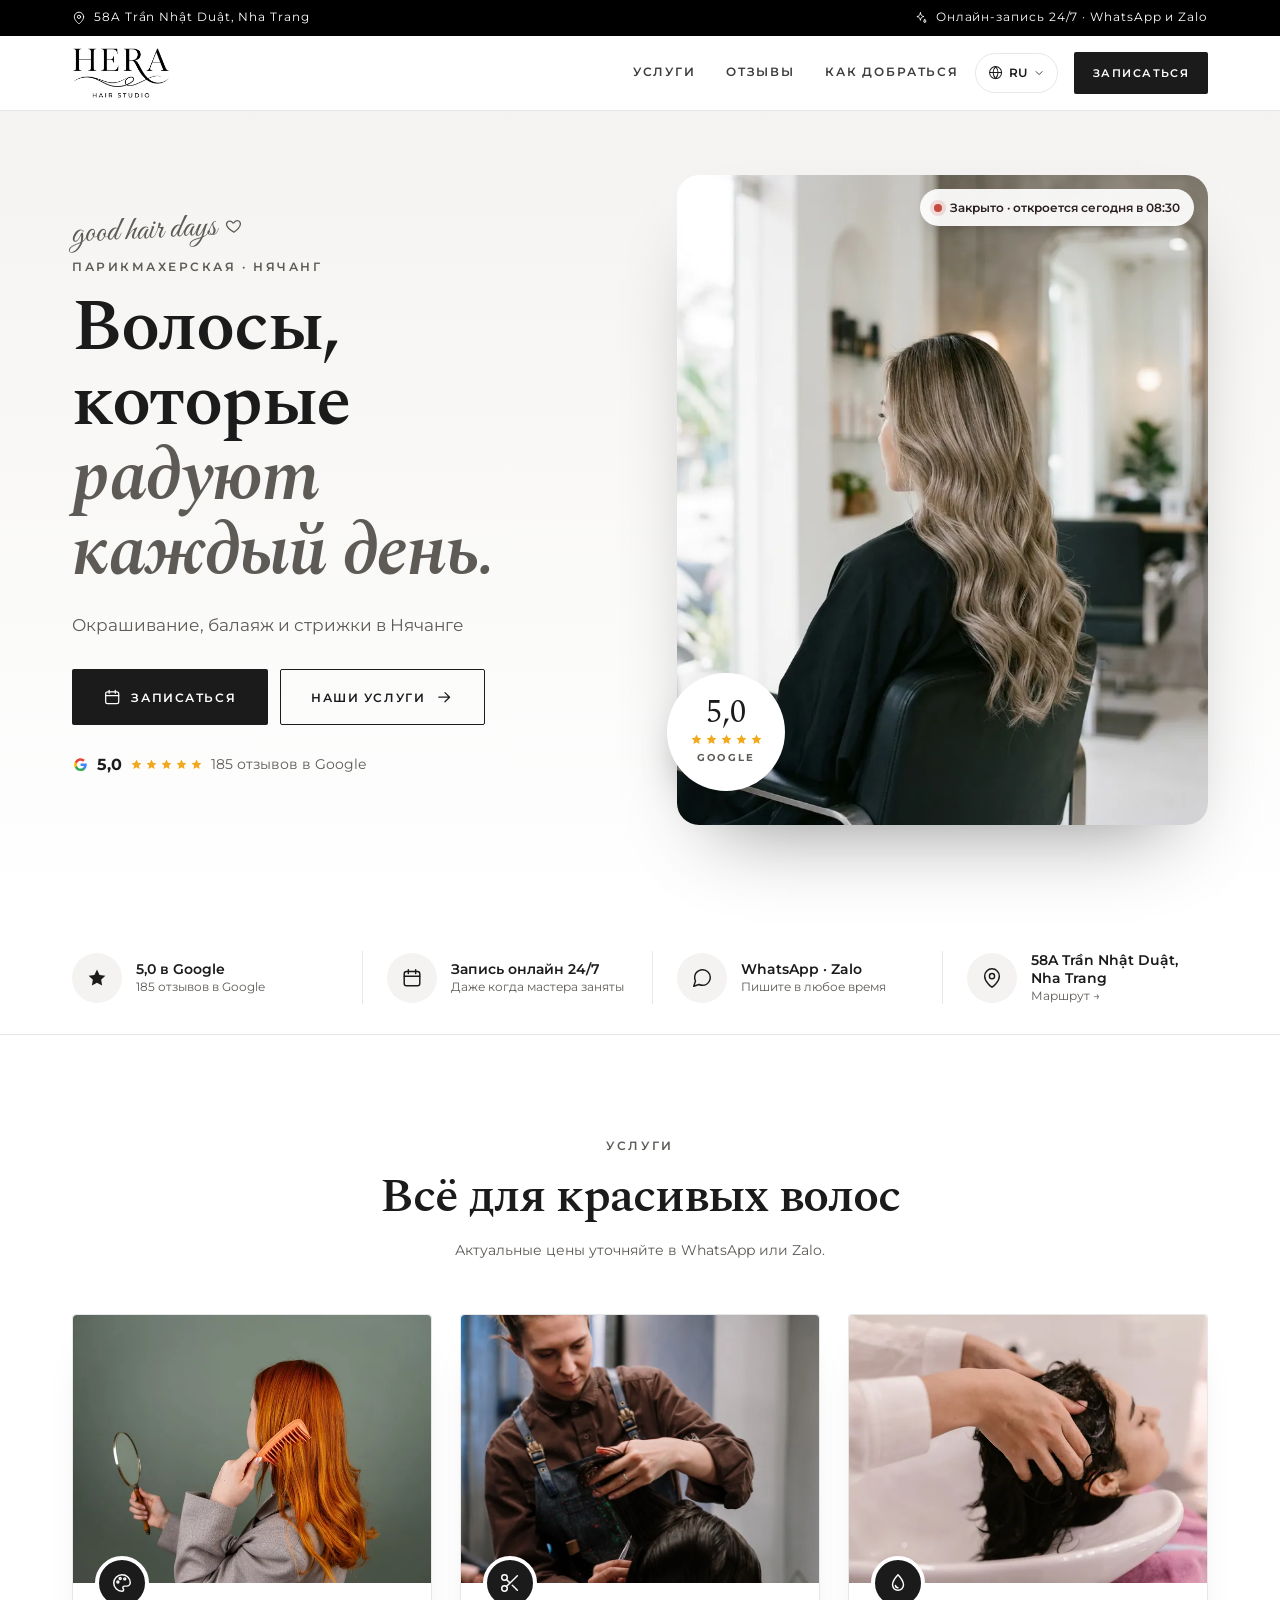
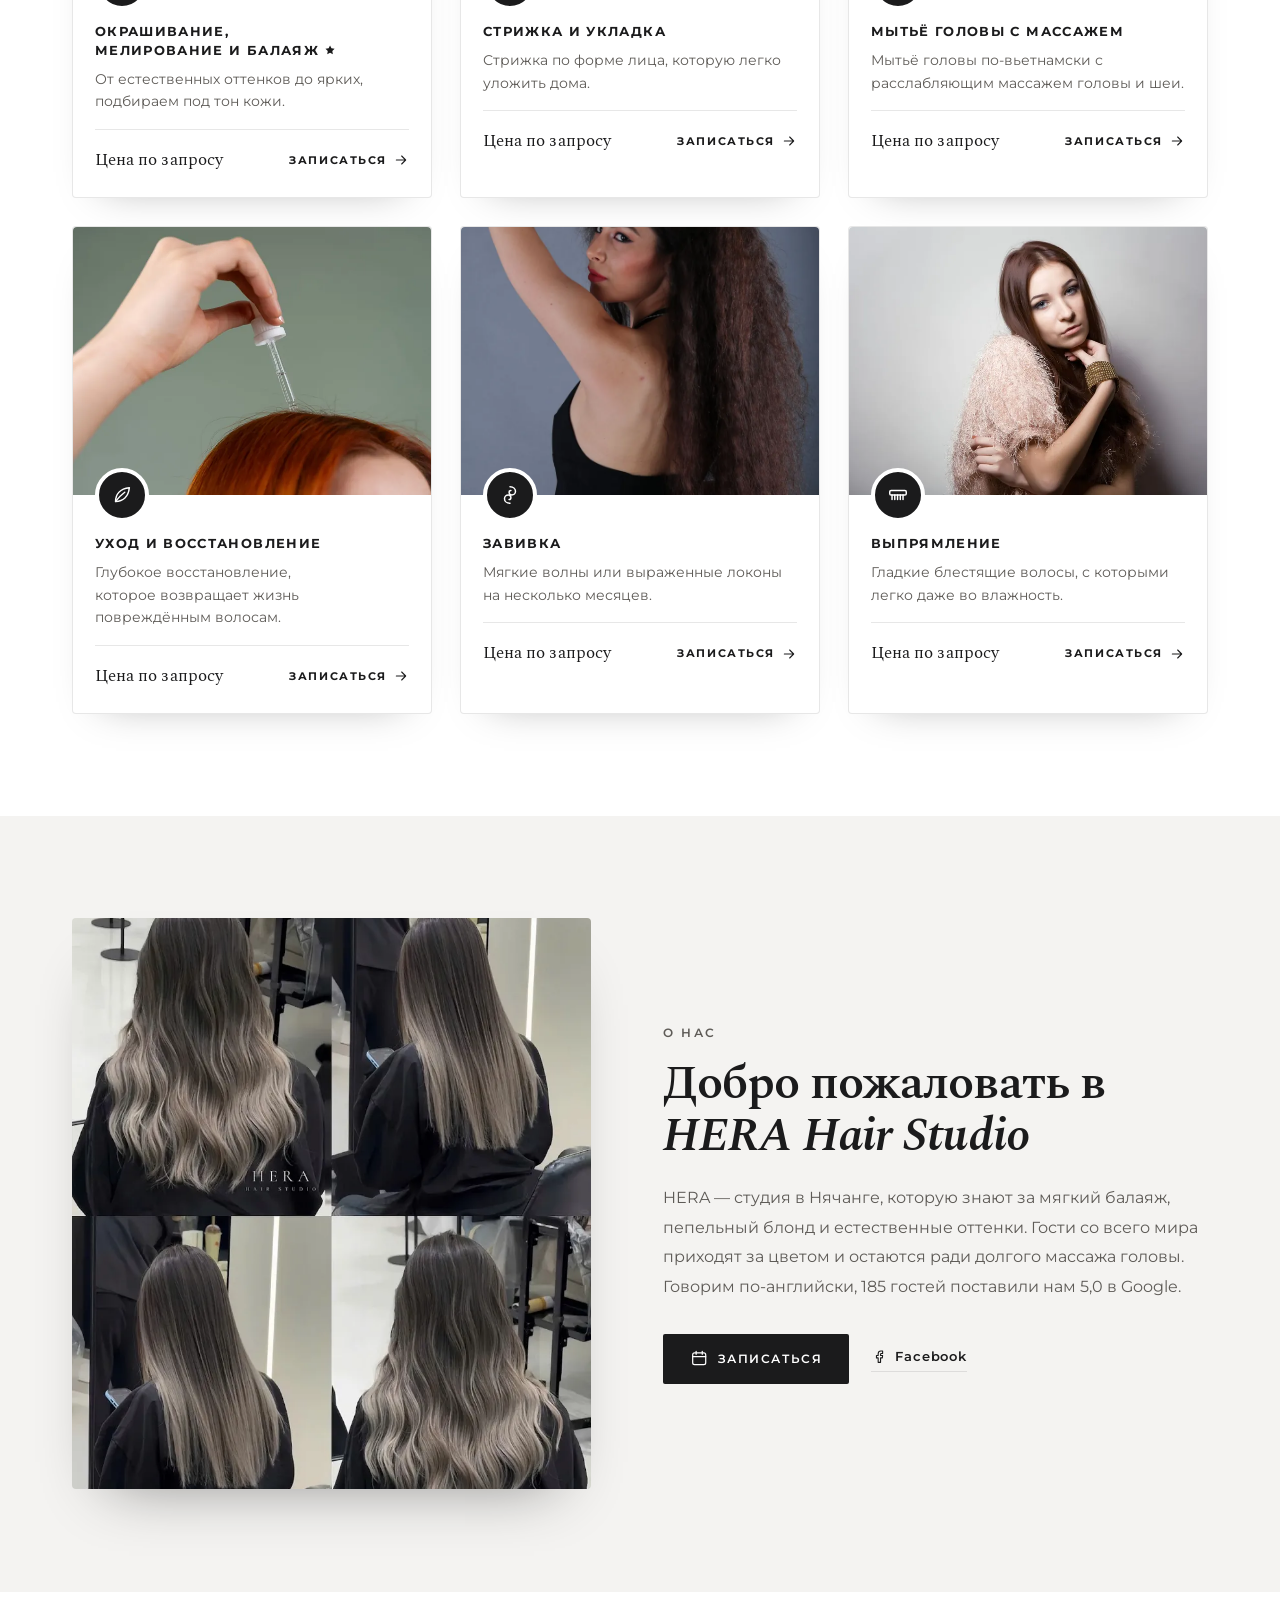
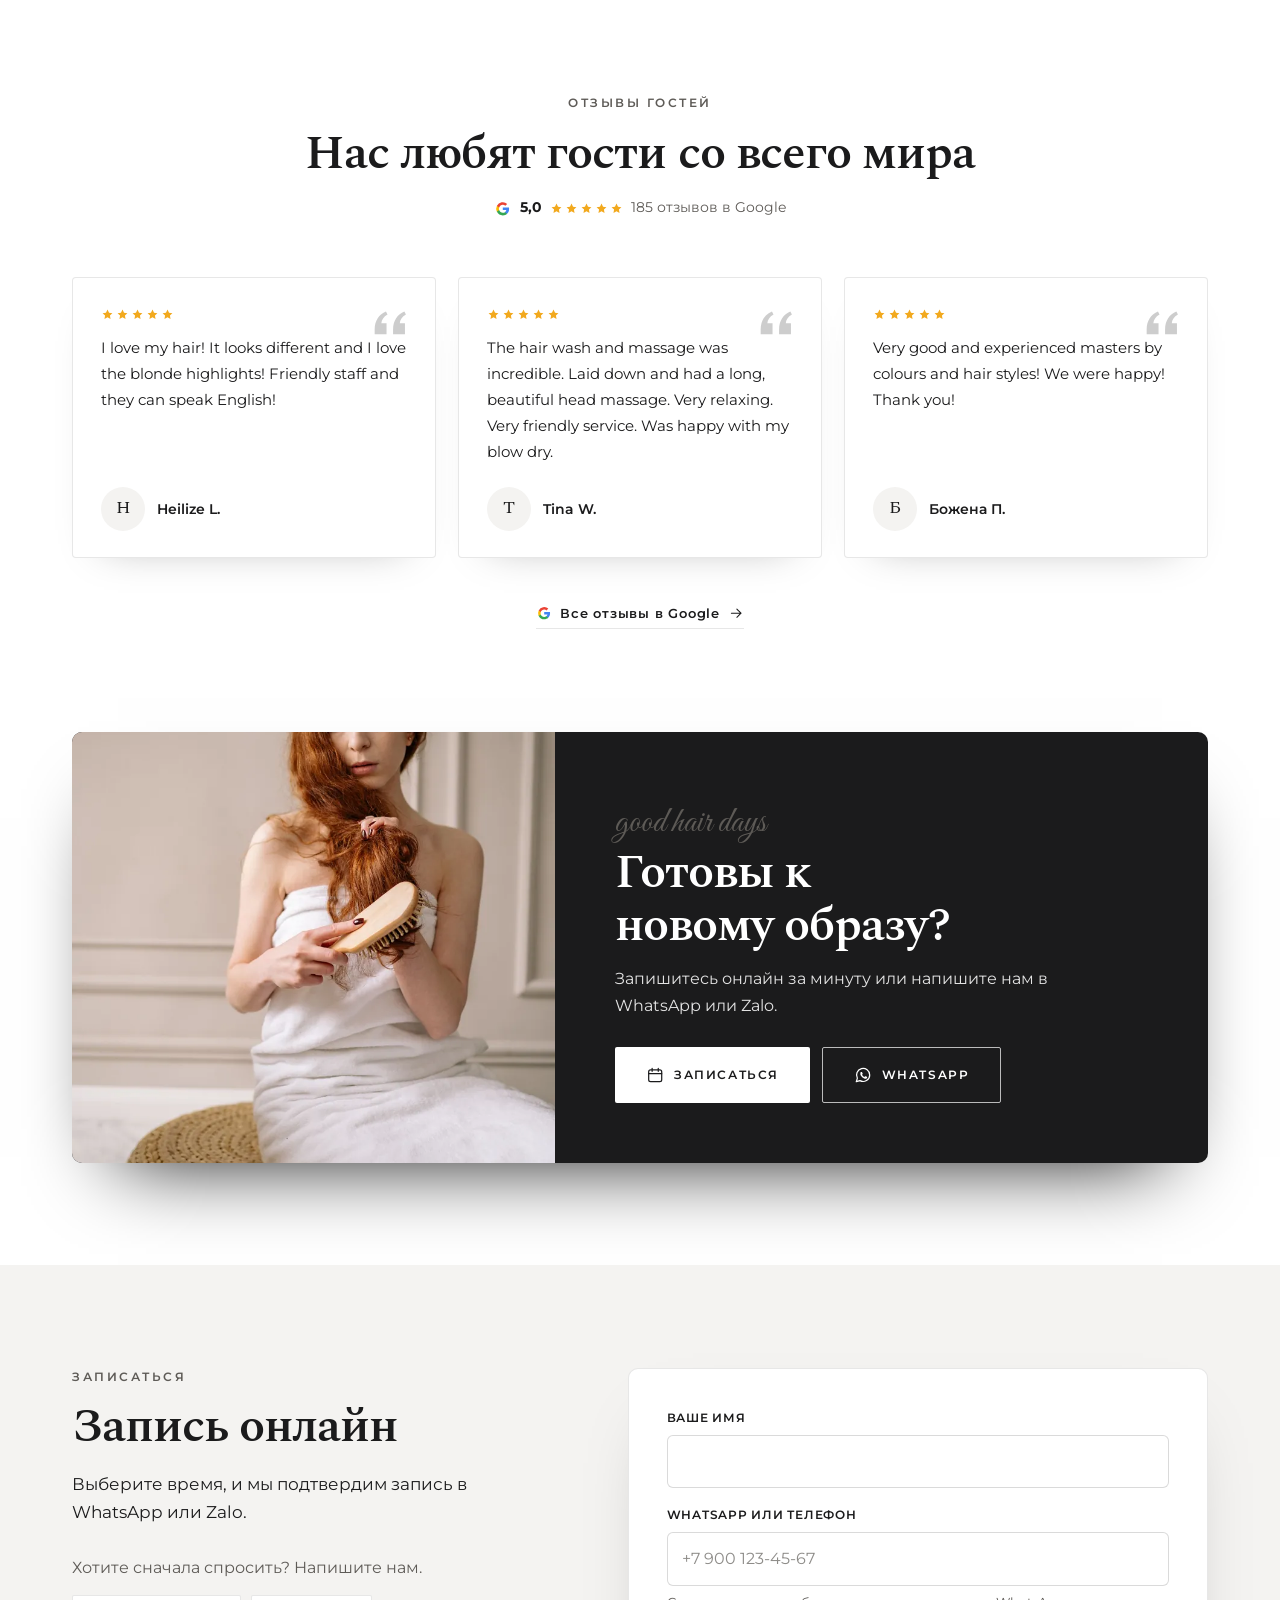
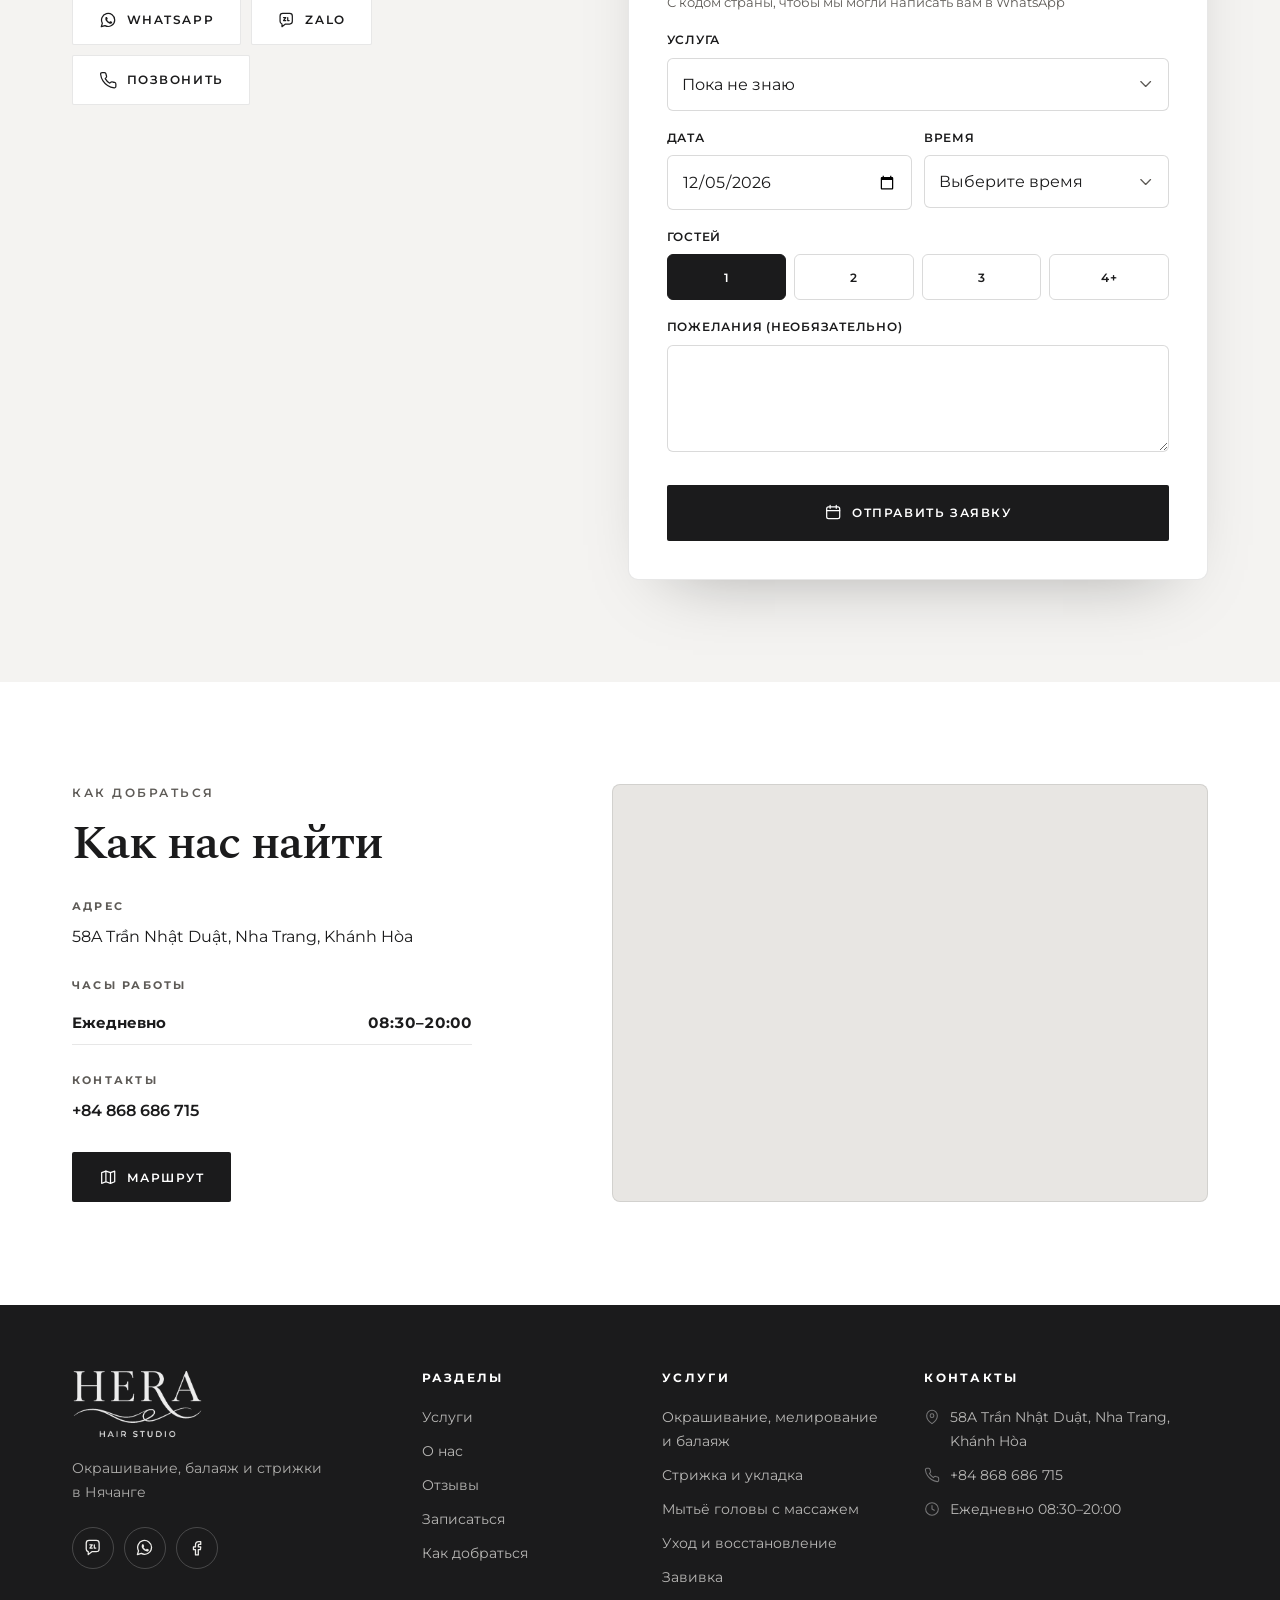
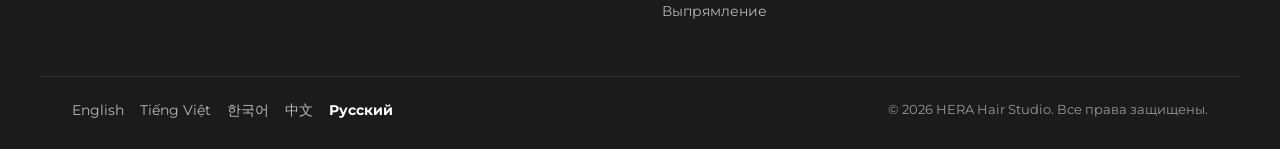
<file: ru/index.html>
<!doctype html>
<html lang="ru" class="theme-ash niche-hair">
<head>
<meta charset="utf-8">
<meta name="viewport" content="width=device-width, initial-scale=1, viewport-fit=cover">
<title>HERA Hair Studio · Парикмахерская · Нячанг</title>
<meta name="description" content="Окрашивание, балаяж и стрижки в Нячанге · 5,0★ · 185 отзывов в Google">
<meta name="robots" content="noindex,nofollow">
<link rel="canonical" href="https://romans7997.github.io/hera-hair/ru/">
<link rel="alternate" hreflang="en" href="https://romans7997.github.io/hera-hair/">
<link rel="alternate" hreflang="vi" href="https://romans7997.github.io/hera-hair/vi/">
<link rel="alternate" hreflang="ko" href="https://romans7997.github.io/hera-hair/ko/">
<link rel="alternate" hreflang="zh" href="https://romans7997.github.io/hera-hair/zh/">
<link rel="alternate" hreflang="ru" href="https://romans7997.github.io/hera-hair/ru/">
<link rel="alternate" hreflang="x-default" href="https://romans7997.github.io/hera-hair/">
<meta property="og:type" content="website">
<meta property="og:title" content="HERA Hair Studio">
<meta property="og:description" content="Окрашивание, балаяж и стрижки в Нячанге">
<meta property="og:image" content="https://romans7997.github.io/hera-hair/img/og.jpg"><meta name="theme-color" content="#FFFFFF">
<link rel="icon" href="../favicon.svg" type="image/svg+xml">
<link rel="preconnect" href="https://fonts.googleapis.com">
<link rel="preconnect" href="https://fonts.gstatic.com" crossorigin>
<link rel="stylesheet" href="https://fonts.googleapis.com/css2?family=Cormorant+Garamond:ital,wght@0,500;0,600;0,700;1,500;1,600&amp;family=Spectral:ital,wght@0,500;0,600;1,500&amp;family=Montserrat:wght@400;500;600;700&amp;family=Great+Vibes&amp;display=swap">
<link rel="stylesheet" href="../assets/site.css?v=e8469594">
<style>:root{ --bg:#FFFFFF;--soft:#F4F3F1;--soft2:#E8E6E3;--surface:#ffffff;--ink:#1B1B1C;--muted:#5E5B57;--line:rgba(27,27,28,.10);--accent:#1B1B1C;--accent-dark:#000000;--accent-ink:#ffffff;--accent-soft:rgba(27,27,28,.06);--footer:#1B1B1C;--footer-ink:#ECEBE8;--radius:4px;--font-head:'Cormorant Garamond',Georgia,'Times New Roman',serif;--font-body:'Montserrat','Apple SD Gothic Neo','Malgun Gothic','Noto Sans KR','PingFang SC','Hiragino Sans GB','Microsoft YaHei','Noto Sans SC',system-ui,-apple-system,'Segoe UI',Roboto,sans-serif;--font-script:'Great Vibes',cursive;--head-weight:600;--head-tracking:0;--em-style:italic;--btn-radius:2px }</style>
<link rel="preload" as="image" href="../img/hero-928.webp" imagesrcset="../img/hero-800.webp 800w, ../img/hero-928.webp 928w" imagesizes="(min-width: 960px) 50vw, 100vw">
<script type="application/ld+json">{"@context": "https://schema.org", "@type": "HairSalon", "name": "HERA Hair Studio", "telephone": "+84868686715", "url": "https://romans7997.github.io/hera-hair/ru/", "address": {"@type": "PostalAddress", "streetAddress": "58A Trần Nhật Duật, Nha Trang, Khánh Hòa", "addressLocality": "Nha Trang", "addressCountry": "VN"}, "openingHoursSpecification": [{"@type": "OpeningHoursSpecification", "dayOfWeek": "Monday", "opens": "08:30", "closes": "20:00"}, {"@type": "OpeningHoursSpecification", "dayOfWeek": "Tuesday", "opens": "08:30", "closes": "20:00"}, {"@type": "OpeningHoursSpecification", "dayOfWeek": "Wednesday", "opens": "08:30", "closes": "20:00"}, {"@type": "OpeningHoursSpecification", "dayOfWeek": "Thursday", "opens": "08:30", "closes": "20:00"}, {"@type": "OpeningHoursSpecification", "dayOfWeek": "Friday", "opens": "08:30", "closes": "20:00"}, {"@type": "OpeningHoursSpecification", "dayOfWeek": "Saturday", "opens": "08:30", "closes": "20:00"}, {"@type": "OpeningHoursSpecification", "dayOfWeek": "Sunday", "opens": "08:30", "closes": "20:00"}], "sameAs": ["https://www.facebook.com/share/1YMXs2Bbc4/", "https://www.google.com/maps/place/?q=place_id:ChIJKav8ae9uhiERvqiGSIZOyHg"], "priceRange": "₫₫", "image": "https://romans7997.github.io/hera-hair/img/hero-928.webp"}</script>
</head>
<body>
<a class="skip" href="#main">Перейти к содержимому</a>

<div class="announce"><div class="wrap announce-inner">
  <span class="announce-loc"><svg class="ic" viewBox="0 0 24 24" aria-hidden="true" focusable="false"><path d="M20 10c0 6.5-8 12-8 12s-8-5.5-8-12a8 8 0 0 1 16 0z"/><circle cx="12" cy="10" r="2.8"/></svg>58A Trần Nhật Duật, Nha Trang</span>
  <span class="announce-main"><svg class="ic" viewBox="0 0 24 24" aria-hidden="true" focusable="false"><path d="M11 3c.6 4.2 2.2 5.9 6 6.5-3.8.6-5.4 2.3-6 6.5-.6-4.2-2.2-5.9-6-6.5 3.8-.6 5.4-2.3 6-6.5z"/><path d="M18.5 14.5c.3 1.8 1 2.6 2.5 2.9-1.5.3-2.2 1.1-2.5 2.9-.3-1.8-1-2.6-2.5-2.9 1.5-.3 2.2-1.1 2.5-2.9z"/></svg>Онлайн-запись 24/7 · WhatsApp и Zalo</span>
</div></div>

<header class="nav" id="top">
  <div class="wrap nav-inner">
    <a class="logo" href="#top" aria-label="HERA Hair Studio">
<img class="logo-img" src="../logo.png" alt="HERA Hair Studio"></a>
    <nav class="nav-links" aria-label="Меню">
      <a href="#services">Услуги</a>
<a href="#reviews">Отзывы</a>      <a href="#visit">Как добраться</a>
    </nav>
    <details class="lang">
      <summary aria-label="Язык"><svg class="ic" viewBox="0 0 24 24" aria-hidden="true" focusable="false"><circle cx="12" cy="12" r="9.5"/><path d="M2.5 12h19M12 2.5c2.6 2.8 3.9 6 3.9 9.5S14.6 18.7 12 21.5C9.4 18.7 8.1 15.5 8.1 12S9.4 5.3 12 2.5z"/></svg><span>RU</span><svg class="ic chev" viewBox="0 0 24 24" aria-hidden="true" focusable="false"><path d="M6 9l6 6 6-6"/></svg></summary>
      <ul class="lang-menu">
<li><a href="../" hreflang="en" lang="en" data-lang="en">English</a></li>
<li><a href="../vi/" hreflang="vi" lang="vi" data-lang="vi">Tiếng Việt</a></li>
<li><a href="../ko/" hreflang="ko" lang="ko" data-lang="ko">한국어</a></li>
<li><a href="../zh/" hreflang="zh" lang="zh" data-lang="zh">中文</a></li>
<li><a href="../ru/" hreflang="ru" lang="ru" data-lang="ru" aria-current="true">Русский</a></li>
      </ul>
    </details>
<a class="btn btn-accent btn-sm nav-book" href="#book">Записаться</a>  </div>
</header>

<main id="main">
  <section class="hero">
    <div class="wrap hero-grid">
      <div class="hero-copy">
        <p class="script hero-script" aria-hidden="true">good hair days <svg class="ic heart" viewBox="0 0 24 24" aria-hidden="true" focusable="false"><path d="M12 20s-7.4-4.5-9.1-9.2C1.7 7.5 3.7 4.6 6.8 4.6c2.1 0 3.6 1.2 4.3 2.7h1.8c.7-1.5 2.2-2.7 4.3-2.7 3.1 0 5.1 2.9 3.9 6.2C19.4 15.5 12 20 12 20z"/></svg></p>
        <p class="eyebrow">Парикмахерская · Нячанг</p>
        <h1 class="hero-title"><span>Волосы, которые</span> <em>радуют каждый день.</em></h1>
        <p class="hero-lead">Окрашивание, балаяж и стрижки в Нячанге</p>
        <div class="hero-cta">
<a class="btn btn-accent btn-lg" href="#book"><svg class="ic" viewBox="0 0 24 24" aria-hidden="true" focusable="false"><rect x="3.5" y="5" width="17" height="15.5" rx="2.5"/><path d="M8 3v4M16 3v4M3.5 10h17"/></svg><span>Записаться</span></a>          <a class="btn btn-outline btn-lg" href="#services"><span>Наши услуги</span><svg class="ic" viewBox="0 0 24 24" aria-hidden="true" focusable="false"><path d="M5 12h14M13 6l6 6-6 6"/></svg></a>
        </div>
        <a class="hero-rating" href="https://www.google.com/maps/place/?q=place_id:ChIJKav8ae9uhiERvqiGSIZOyHg" target="_blank" rel="noopener">
          <svg class="ic g" viewBox="0 0 24 24" aria-hidden="true" focusable="false"><path d="M20.6 12.2c0-.6-.1-1.2-.2-1.8H12v3.4h4.8a4.1 4.1 0 0 1-1.8 2.7v2.2h2.9c1.7-1.6 2.7-3.9 2.7-6.5z" class="fill g1"/><path d="M12 21c2.4 0 4.5-.8 5.9-2.2L15 16.6c-.8.5-1.8.9-3 .9-2.3 0-4.3-1.6-5-3.7H4v2.3A9 9 0 0 0 12 21z" class="fill g2"/><path d="M7 13.8a5.4 5.4 0 0 1 0-3.5V8H4a9 9 0 0 0 0 8.1z" class="fill g3"/><path d="M12 6.6c1.3 0 2.5.5 3.4 1.3l2.6-2.6A9 9 0 0 0 4 8l3 2.3c.7-2.1 2.7-3.7 5-3.7z" class="fill g4"/></svg><strong>5,0</strong><span class="stars xs" role="img" aria-label="5.0 / 5"><svg class="st" viewBox="0 0 24 24" aria-hidden="true" focusable="false"><path class="fill" d="M12 2.8l2.8 5.8 6.3.9-4.6 4.4 1.1 6.3L12 17.2l-5.6 3 1.1-6.3L2.9 9.5l6.3-.9z"/></svg><svg class="st" viewBox="0 0 24 24" aria-hidden="true" focusable="false"><path class="fill" d="M12 2.8l2.8 5.8 6.3.9-4.6 4.4 1.1 6.3L12 17.2l-5.6 3 1.1-6.3L2.9 9.5l6.3-.9z"/></svg><svg class="st" viewBox="0 0 24 24" aria-hidden="true" focusable="false"><path class="fill" d="M12 2.8l2.8 5.8 6.3.9-4.6 4.4 1.1 6.3L12 17.2l-5.6 3 1.1-6.3L2.9 9.5l6.3-.9z"/></svg><svg class="st" viewBox="0 0 24 24" aria-hidden="true" focusable="false"><path class="fill" d="M12 2.8l2.8 5.8 6.3.9-4.6 4.4 1.1 6.3L12 17.2l-5.6 3 1.1-6.3L2.9 9.5l6.3-.9z"/></svg><svg class="st" viewBox="0 0 24 24" aria-hidden="true" focusable="false"><path class="fill" d="M12 2.8l2.8 5.8 6.3.9-4.6 4.4 1.1 6.3L12 17.2l-5.6 3 1.1-6.3L2.9 9.5l6.3-.9z"/></svg></span><span>185 отзывов в Google</span>
        </a>
      </div>
      <div class="hero-media">
        <div class="hero-frame"><img class="hero-img" src="../img/hero-928.webp" srcset="../img/hero-800.webp 800w, ../img/hero-928.webp 928w" sizes="(min-width: 960px) 50vw, 100vw" alt="HERA Hair Studio" width="928" height="1152" fetchpriority="high" style="object-position:50% 35%"></div>
        <div class="hero-badge" aria-hidden="true">
          <span class="hb-num">5,0</span>
          <span class="stars xs" role="img" aria-label="5.0 / 5"><svg class="st" viewBox="0 0 24 24" aria-hidden="true" focusable="false"><path class="fill" d="M12 2.8l2.8 5.8 6.3.9-4.6 4.4 1.1 6.3L12 17.2l-5.6 3 1.1-6.3L2.9 9.5l6.3-.9z"/></svg><svg class="st" viewBox="0 0 24 24" aria-hidden="true" focusable="false"><path class="fill" d="M12 2.8l2.8 5.8 6.3.9-4.6 4.4 1.1 6.3L12 17.2l-5.6 3 1.1-6.3L2.9 9.5l6.3-.9z"/></svg><svg class="st" viewBox="0 0 24 24" aria-hidden="true" focusable="false"><path class="fill" d="M12 2.8l2.8 5.8 6.3.9-4.6 4.4 1.1 6.3L12 17.2l-5.6 3 1.1-6.3L2.9 9.5l6.3-.9z"/></svg><svg class="st" viewBox="0 0 24 24" aria-hidden="true" focusable="false"><path class="fill" d="M12 2.8l2.8 5.8 6.3.9-4.6 4.4 1.1 6.3L12 17.2l-5.6 3 1.1-6.3L2.9 9.5l6.3-.9z"/></svg><svg class="st" viewBox="0 0 24 24" aria-hidden="true" focusable="false"><path class="fill" d="M12 2.8l2.8 5.8 6.3.9-4.6 4.4 1.1 6.3L12 17.2l-5.6 3 1.1-6.3L2.9 9.5l6.3-.9z"/></svg></span>
          <span class="hb-txt">Google</span>
        </div>
        <div class="hero-open"><span id="open-status" class="open-status">Ежедневно · 08:30–20:00</span></div>
      </div>
    </div>
  </section>

  <section class="trust" aria-label="Контакты">
    <div class="wrap trust-grid">
<div class="trust-item"><span class="trust-ic"><svg class="ic" viewBox="0 0 24 24" aria-hidden="true" focusable="false"><path class="fill" d="M12 2.8l2.8 5.8 6.3.9-4.6 4.4 1.1 6.3L12 17.2l-5.6 3 1.1-6.3L2.9 9.5l6.3-.9z"/></svg></span><div><strong>5,0 в Google</strong><span>185 отзывов в Google</span></div></div>      <div class="trust-item"><span class="trust-ic"><svg class="ic" viewBox="0 0 24 24" aria-hidden="true" focusable="false"><rect x="3.5" y="5" width="17" height="15.5" rx="2.5"/><path d="M8 3v4M16 3v4M3.5 10h17"/></svg></span><div><strong>Запись онлайн 24/7</strong><span>Даже когда мастера заняты</span></div></div>
      <div class="trust-item"><span class="trust-ic"><svg class="ic" viewBox="0 0 24 24" aria-hidden="true" focusable="false"><path d="M21 11.5a8.4 8.4 0 0 1-.9 3.8 8.5 8.5 0 0 1-7.6 4.7 8.4 8.4 0 0 1-3.8-.9L3 21l1.9-5.7a8.4 8.4 0 0 1-.9-3.8 8.5 8.5 0 0 1 4.7-7.6 8.4 8.4 0 0 1 3.8-.9h.5a8.5 8.5 0 0 1 8 8z"/></svg></span><div><strong>WhatsApp · Zalo</strong><span>Пишите в любое время</span></div></div>
      <a class="trust-item" href="https://www.google.com/maps/dir/?api=1&amp;destination=HERA+Hair+Studio%2C+58A+Tr%E1%BA%A7n+Nh%E1%BA%ADt+Du%E1%BA%ADt%2C+Nha+Trang%2C+Kh%C3%A1nh+H%C3%B2a&amp;destination_place_id=ChIJKav8ae9uhiERvqiGSIZOyHg" target="_blank" rel="noopener"><span class="trust-ic"><svg class="ic" viewBox="0 0 24 24" aria-hidden="true" focusable="false"><path d="M20 10c0 6.5-8 12-8 12s-8-5.5-8-12a8 8 0 0 1 16 0z"/><circle cx="12" cy="10" r="2.8"/></svg></span><div><strong>58A Trần Nhật Duật, Nha Trang</strong><span>Маршрут →</span></div></a>
    </div>
  </section>

  <section class="section services" id="services">
    <div class="wrap">
      <header class="section-head center">
        <p class="eyebrow">Услуги</p>
        <h2>Всё для красивых волос</h2>
        <p class="section-note">Актуальные цены уточняйте в WhatsApp или Zalo.</p>
      </header>
      <div class="cards n6">
        <article class="card">
          <div class="card-media"><img src="../img/s0-0-1600.webp" srcset="../img/s0-0-800.webp 800w, ../img/s0-0-1600.webp 1600w" sizes="(min-width: 960px) 30vw, (min-width: 640px) 45vw, 90vw" alt="HERA Hair Studio" width="1600" height="1067" loading="lazy" decoding="async"></div>
          <span class="card-ic"><svg class="ic" viewBox="0 0 24 24" aria-hidden="true" focusable="false"><path d="M12 3a9 9 0 1 0 0 18c1.2 0 1.8-.8 1.8-1.6 0-1.1-.9-1.4-.9-2.4 0-1 .8-1.6 1.8-1.6H17a4 4 0 0 0 4-4C21 6.6 17 3 12 3z"/><circle cx="7.5" cy="11" r="1.1"/><circle cx="10" cy="7" r="1.1"/><circle cx="15" cy="7.5" r="1.1"/></svg></span>
          <div class="card-body">
            <h3>Окрашивание, мелирование и балаяж <span class="card-pop"><svg class="ic" viewBox="0 0 24 24" aria-hidden="true" focusable="false"><path class="fill" d="M12 2.8l2.8 5.8 6.3.9-4.6 4.4 1.1 6.3L12 17.2l-5.6 3 1.1-6.3L2.9 9.5l6.3-.9z"/></svg></span></h3>
<p>От естественных оттенков до ярких, подбираем под тон кожи.</p>            <div class="card-foot">
              <span class="card-price">Цена по запросу</span>
<a class="card-link" href="#book" data-service="s0-0">Записаться <svg class="ic" viewBox="0 0 24 24" aria-hidden="true" focusable="false"><path d="M5 12h14M13 6l6 6-6 6"/></svg></a>            </div>
          </div>
        </article>
        <article class="card">
          <div class="card-media"><img src="../img/s0-1-1600.webp" srcset="../img/s0-1-800.webp 800w, ../img/s0-1-1600.webp 1600w" sizes="(min-width: 960px) 30vw, (min-width: 640px) 45vw, 90vw" alt="HERA Hair Studio" width="1600" height="2400" loading="lazy" decoding="async"></div>
          <span class="card-ic"><svg class="ic" viewBox="0 0 24 24" aria-hidden="true" focusable="false"><circle cx="6" cy="6" r="3"/><circle cx="6" cy="18" r="3"/><path d="M20 4 8.1 15.9M14.5 14.5 20 20M8.1 8.1 12 12"/></svg></span>
          <div class="card-body">
            <h3>Стрижка и укладка</h3>
<p>Стрижка по форме лица, которую легко уложить дома.</p>            <div class="card-foot">
              <span class="card-price">Цена по запросу</span>
<a class="card-link" href="#book" data-service="s0-1">Записаться <svg class="ic" viewBox="0 0 24 24" aria-hidden="true" focusable="false"><path d="M5 12h14M13 6l6 6-6 6"/></svg></a>            </div>
          </div>
        </article>
        <article class="card">
          <div class="card-media"><img src="../img/s0-2-1600.webp" srcset="../img/s0-2-800.webp 800w, ../img/s0-2-1600.webp 1600w" sizes="(min-width: 960px) 30vw, (min-width: 640px) 45vw, 90vw" alt="HERA Hair Studio" width="1600" height="1067" loading="lazy" decoding="async"></div>
          <span class="card-ic"><svg class="ic" viewBox="0 0 24 24" aria-hidden="true" focusable="false"><path d="M12 3s6 6.4 6 11a6 6 0 0 1-12 0c0-4.6 6-11 6-11z"/><path d="M9.2 14.6a2.9 2.9 0 0 0 2.8 2.6"/></svg></span>
          <div class="card-body">
            <h3>Мытьё головы с массажем</h3>
<p>Мытьё головы по-вьетнамски с расслабляющим массажем головы и шеи.</p>            <div class="card-foot">
              <span class="card-price">Цена по запросу</span>
<a class="card-link" href="#book" data-service="s0-2">Записаться <svg class="ic" viewBox="0 0 24 24" aria-hidden="true" focusable="false"><path d="M5 12h14M13 6l6 6-6 6"/></svg></a>            </div>
          </div>
        </article>
        <article class="card">
          <div class="card-media"><img src="../img/s0-3-1600.webp" srcset="../img/s0-3-800.webp 800w, ../img/s0-3-1600.webp 1600w" sizes="(min-width: 960px) 30vw, (min-width: 640px) 45vw, 90vw" alt="HERA Hair Studio" width="1600" height="1067" loading="lazy" decoding="async"></div>
          <span class="card-ic"><svg class="ic" viewBox="0 0 24 24" aria-hidden="true" focusable="false"><path d="M5 19c0-8 5-14 15-15-1 10-7 15-15 15z"/><path d="M5 19c3-4 6-7 10-10"/></svg></span>
          <div class="card-body">
            <h3>Уход и восстановление</h3>
<p>Глубокое восстановление, которое возвращает жизнь повреждённым волосам.</p>            <div class="card-foot">
              <span class="card-price">Цена по запросу</span>
<a class="card-link" href="#book" data-service="s0-3">Записаться <svg class="ic" viewBox="0 0 24 24" aria-hidden="true" focusable="false"><path d="M5 12h14M13 6l6 6-6 6"/></svg></a>            </div>
          </div>
        </article>
        <article class="card">
          <div class="card-media"><img src="../img/s0-4-1600.webp" srcset="../img/s0-4-800.webp 800w, ../img/s0-4-1600.webp 1600w" sizes="(min-width: 960px) 30vw, (min-width: 640px) 45vw, 90vw" alt="HERA Hair Studio" width="1600" height="2400" loading="lazy" decoding="async"></div>
          <span class="card-ic"><svg class="ic" viewBox="0 0 24 24" aria-hidden="true" focusable="false"><path d="M12 21c-4 0-6-2.5-6-5s2-4 4-4 3 1.5 3 3-1 2-2 2"/><path d="M12 3c4 0 6 2.5 6 5s-2 4-4 4-3-1.5-3-3 1-2 2-2"/></svg></span>
          <div class="card-body">
            <h3>Завивка</h3>
<p>Мягкие волны или выраженные локоны на несколько месяцев.</p>            <div class="card-foot">
              <span class="card-price">Цена по запросу</span>
<a class="card-link" href="#book" data-service="s0-4">Записаться <svg class="ic" viewBox="0 0 24 24" aria-hidden="true" focusable="false"><path d="M5 12h14M13 6l6 6-6 6"/></svg></a>            </div>
          </div>
        </article>
        <article class="card">
          <div class="card-media"><img src="../img/s0-5-1600.webp" srcset="../img/s0-5-800.webp 800w, ../img/s0-5-1600.webp 1600w" sizes="(min-width: 960px) 30vw, (min-width: 640px) 45vw, 90vw" alt="HERA Hair Studio" width="1600" height="1067" loading="lazy" decoding="async"></div>
          <span class="card-ic"><svg class="ic" viewBox="0 0 24 24" aria-hidden="true" focusable="false"><rect x="3" y="7" width="18" height="5" rx="1.5"/><path d="M5.5 12v5M8.5 12v5M11.5 12v5M14.5 12v5M17.5 12v5"/></svg></span>
          <div class="card-body">
            <h3>Выпрямление</h3>
<p>Гладкие блестящие волосы, с которыми легко даже во влажность.</p>            <div class="card-foot">
              <span class="card-price">Цена по запросу</span>
<a class="card-link" href="#book" data-service="s0-5">Записаться <svg class="ic" viewBox="0 0 24 24" aria-hidden="true" focusable="false"><path d="M5 12h14M13 6l6 6-6 6"/></svg></a>            </div>
          </div>
        </article>
      </div>
    </div>
  </section>

  <section class="section about" id="about">
    <div class="wrap about-grid">
      <div class="about-media"><img src="../img/about-900.webp" srcset="../img/about-800.webp 800w, ../img/about-900.webp 900w" sizes="(min-width: 960px) 45vw, 100vw" alt="HERA Hair Studio" width="900" height="1200" loading="lazy" decoding="async" style="object-position:50% 40%"></div>
      <div class="about-copy">
        <p class="eyebrow">О нас</p>
        <h2>Добро пожаловать в <em>HERA Hair Studio</em></h2>
<p class="about-text">HERA — студия в Нячанге, которую знают за мягкий балаяж, пепельный блонд и естественные оттенки. Гости со всего мира приходят за цветом и остаются ради долгого массажа головы. Говорим по-английски, 185 гостей поставили нам 5,0 в Google.</p>        <div class="about-cta">
<a class="btn btn-accent" href="#book"><svg class="ic" viewBox="0 0 24 24" aria-hidden="true" focusable="false"><rect x="3.5" y="5" width="17" height="15.5" rx="2.5"/><path d="M8 3v4M16 3v4M3.5 10h17"/></svg><span>Записаться</span></a><a class="link-arrow" href="https://www.facebook.com/share/1YMXs2Bbc4/" target="_blank" rel="noopener"><svg class="ic" viewBox="0 0 24 24" aria-hidden="true" focusable="false"><path d="M14.5 8H17V4.5h-2.5c-2.5 0-4 1.6-4 4.1V11H8v3.5h2.5V21H14v-6.5h2.6l.4-3.5h-3V9c0-.6.4-1 1-1z"/></svg><span>Facebook</span></a>        </div>
      </div>
    </div>
  </section>


  <section class="section reviews" id="reviews">
    <div class="wrap">
      <header class="section-head center">
        <p class="eyebrow">Отзывы гостей</p>
        <h2>Нас любят гости со всего мира</h2>
<p class="rv-summary"><svg class="ic g" viewBox="0 0 24 24" aria-hidden="true" focusable="false"><path d="M20.6 12.2c0-.6-.1-1.2-.2-1.8H12v3.4h4.8a4.1 4.1 0 0 1-1.8 2.7v2.2h2.9c1.7-1.6 2.7-3.9 2.7-6.5z" class="fill g1"/><path d="M12 21c2.4 0 4.5-.8 5.9-2.2L15 16.6c-.8.5-1.8.9-3 .9-2.3 0-4.3-1.6-5-3.7H4v2.3A9 9 0 0 0 12 21z" class="fill g2"/><path d="M7 13.8a5.4 5.4 0 0 1 0-3.5V8H4a9 9 0 0 0 0 8.1z" class="fill g3"/><path d="M12 6.6c1.3 0 2.5.5 3.4 1.3l2.6-2.6A9 9 0 0 0 4 8l3 2.3c.7-2.1 2.7-3.7 5-3.7z" class="fill g4"/></svg><strong>5,0</strong><span class="stars xs" role="img" aria-label="5.0 / 5"><svg class="st" viewBox="0 0 24 24" aria-hidden="true" focusable="false"><path class="fill" d="M12 2.8l2.8 5.8 6.3.9-4.6 4.4 1.1 6.3L12 17.2l-5.6 3 1.1-6.3L2.9 9.5l6.3-.9z"/></svg><svg class="st" viewBox="0 0 24 24" aria-hidden="true" focusable="false"><path class="fill" d="M12 2.8l2.8 5.8 6.3.9-4.6 4.4 1.1 6.3L12 17.2l-5.6 3 1.1-6.3L2.9 9.5l6.3-.9z"/></svg><svg class="st" viewBox="0 0 24 24" aria-hidden="true" focusable="false"><path class="fill" d="M12 2.8l2.8 5.8 6.3.9-4.6 4.4 1.1 6.3L12 17.2l-5.6 3 1.1-6.3L2.9 9.5l6.3-.9z"/></svg><svg class="st" viewBox="0 0 24 24" aria-hidden="true" focusable="false"><path class="fill" d="M12 2.8l2.8 5.8 6.3.9-4.6 4.4 1.1 6.3L12 17.2l-5.6 3 1.1-6.3L2.9 9.5l6.3-.9z"/></svg><svg class="st" viewBox="0 0 24 24" aria-hidden="true" focusable="false"><path class="fill" d="M12 2.8l2.8 5.8 6.3.9-4.6 4.4 1.1 6.3L12 17.2l-5.6 3 1.1-6.3L2.9 9.5l6.3-.9z"/></svg></span><span>185 отзывов в Google</span></p>      </header>
      <div class="rv-cards">
        <figure class="rv-card">
          <span class="rv-quote"><svg class="ic" viewBox="0 0 24 24" aria-hidden="true" focusable="false"><path class="fill" d="M4 17.5c0-4.6 2.3-8 5.9-9.4l.8 1.5c-2 1.1-3.1 2.8-3.2 4.6h2.7V20H4zm9.6 0c0-4.6 2.3-8 5.9-9.4l.8 1.5c-2 1.1-3.1 2.8-3.2 4.6h2.7V20h-6.2z"/></svg></span>
          <span class="stars xs" role="img" aria-label="5 / 5"><svg class="st" viewBox="0 0 24 24" aria-hidden="true" focusable="false"><path class="fill" d="M12 2.8l2.8 5.8 6.3.9-4.6 4.4 1.1 6.3L12 17.2l-5.6 3 1.1-6.3L2.9 9.5l6.3-.9z"/></svg><svg class="st" viewBox="0 0 24 24" aria-hidden="true" focusable="false"><path class="fill" d="M12 2.8l2.8 5.8 6.3.9-4.6 4.4 1.1 6.3L12 17.2l-5.6 3 1.1-6.3L2.9 9.5l6.3-.9z"/></svg><svg class="st" viewBox="0 0 24 24" aria-hidden="true" focusable="false"><path class="fill" d="M12 2.8l2.8 5.8 6.3.9-4.6 4.4 1.1 6.3L12 17.2l-5.6 3 1.1-6.3L2.9 9.5l6.3-.9z"/></svg><svg class="st" viewBox="0 0 24 24" aria-hidden="true" focusable="false"><path class="fill" d="M12 2.8l2.8 5.8 6.3.9-4.6 4.4 1.1 6.3L12 17.2l-5.6 3 1.1-6.3L2.9 9.5l6.3-.9z"/></svg><svg class="st" viewBox="0 0 24 24" aria-hidden="true" focusable="false"><path class="fill" d="M12 2.8l2.8 5.8 6.3.9-4.6 4.4 1.1 6.3L12 17.2l-5.6 3 1.1-6.3L2.9 9.5l6.3-.9z"/></svg></span>
          <blockquote lang="en">I love my hair! It looks different and I love the blonde highlights! Friendly staff and they can speak English!</blockquote>
          <figcaption><span class="rv-avatar" aria-hidden="true">H</span><span class="rv-name">Heilize L.</span></figcaption>
        </figure>
        <figure class="rv-card">
          <span class="rv-quote"><svg class="ic" viewBox="0 0 24 24" aria-hidden="true" focusable="false"><path class="fill" d="M4 17.5c0-4.6 2.3-8 5.9-9.4l.8 1.5c-2 1.1-3.1 2.8-3.2 4.6h2.7V20H4zm9.6 0c0-4.6 2.3-8 5.9-9.4l.8 1.5c-2 1.1-3.1 2.8-3.2 4.6h2.7V20h-6.2z"/></svg></span>
          <span class="stars xs" role="img" aria-label="5 / 5"><svg class="st" viewBox="0 0 24 24" aria-hidden="true" focusable="false"><path class="fill" d="M12 2.8l2.8 5.8 6.3.9-4.6 4.4 1.1 6.3L12 17.2l-5.6 3 1.1-6.3L2.9 9.5l6.3-.9z"/></svg><svg class="st" viewBox="0 0 24 24" aria-hidden="true" focusable="false"><path class="fill" d="M12 2.8l2.8 5.8 6.3.9-4.6 4.4 1.1 6.3L12 17.2l-5.6 3 1.1-6.3L2.9 9.5l6.3-.9z"/></svg><svg class="st" viewBox="0 0 24 24" aria-hidden="true" focusable="false"><path class="fill" d="M12 2.8l2.8 5.8 6.3.9-4.6 4.4 1.1 6.3L12 17.2l-5.6 3 1.1-6.3L2.9 9.5l6.3-.9z"/></svg><svg class="st" viewBox="0 0 24 24" aria-hidden="true" focusable="false"><path class="fill" d="M12 2.8l2.8 5.8 6.3.9-4.6 4.4 1.1 6.3L12 17.2l-5.6 3 1.1-6.3L2.9 9.5l6.3-.9z"/></svg><svg class="st" viewBox="0 0 24 24" aria-hidden="true" focusable="false"><path class="fill" d="M12 2.8l2.8 5.8 6.3.9-4.6 4.4 1.1 6.3L12 17.2l-5.6 3 1.1-6.3L2.9 9.5l6.3-.9z"/></svg></span>
          <blockquote lang="en">The hair wash and massage was incredible. Laid down and had a long, beautiful head massage. Very relaxing. Very friendly service. Was happy with my blow dry.</blockquote>
          <figcaption><span class="rv-avatar" aria-hidden="true">T</span><span class="rv-name">Tina W.</span></figcaption>
        </figure>
        <figure class="rv-card">
          <span class="rv-quote"><svg class="ic" viewBox="0 0 24 24" aria-hidden="true" focusable="false"><path class="fill" d="M4 17.5c0-4.6 2.3-8 5.9-9.4l.8 1.5c-2 1.1-3.1 2.8-3.2 4.6h2.7V20H4zm9.6 0c0-4.6 2.3-8 5.9-9.4l.8 1.5c-2 1.1-3.1 2.8-3.2 4.6h2.7V20h-6.2z"/></svg></span>
          <span class="stars xs" role="img" aria-label="5 / 5"><svg class="st" viewBox="0 0 24 24" aria-hidden="true" focusable="false"><path class="fill" d="M12 2.8l2.8 5.8 6.3.9-4.6 4.4 1.1 6.3L12 17.2l-5.6 3 1.1-6.3L2.9 9.5l6.3-.9z"/></svg><svg class="st" viewBox="0 0 24 24" aria-hidden="true" focusable="false"><path class="fill" d="M12 2.8l2.8 5.8 6.3.9-4.6 4.4 1.1 6.3L12 17.2l-5.6 3 1.1-6.3L2.9 9.5l6.3-.9z"/></svg><svg class="st" viewBox="0 0 24 24" aria-hidden="true" focusable="false"><path class="fill" d="M12 2.8l2.8 5.8 6.3.9-4.6 4.4 1.1 6.3L12 17.2l-5.6 3 1.1-6.3L2.9 9.5l6.3-.9z"/></svg><svg class="st" viewBox="0 0 24 24" aria-hidden="true" focusable="false"><path class="fill" d="M12 2.8l2.8 5.8 6.3.9-4.6 4.4 1.1 6.3L12 17.2l-5.6 3 1.1-6.3L2.9 9.5l6.3-.9z"/></svg><svg class="st" viewBox="0 0 24 24" aria-hidden="true" focusable="false"><path class="fill" d="M12 2.8l2.8 5.8 6.3.9-4.6 4.4 1.1 6.3L12 17.2l-5.6 3 1.1-6.3L2.9 9.5l6.3-.9z"/></svg></span>
          <blockquote lang="en">Very good and experienced masters by colours and hair styles! We were happy! Thank you!</blockquote>
          <figcaption><span class="rv-avatar" aria-hidden="true">Б</span><span class="rv-name">Божена П.</span></figcaption>
        </figure>
      </div>
<div class="center-cta"><a class="link-arrow" href="https://www.google.com/maps/place/?q=place_id:ChIJKav8ae9uhiERvqiGSIZOyHg" target="_blank" rel="noopener"><svg class="ic g" viewBox="0 0 24 24" aria-hidden="true" focusable="false"><path d="M20.6 12.2c0-.6-.1-1.2-.2-1.8H12v3.4h4.8a4.1 4.1 0 0 1-1.8 2.7v2.2h2.9c1.7-1.6 2.7-3.9 2.7-6.5z" class="fill g1"/><path d="M12 21c2.4 0 4.5-.8 5.9-2.2L15 16.6c-.8.5-1.8.9-3 .9-2.3 0-4.3-1.6-5-3.7H4v2.3A9 9 0 0 0 12 21z" class="fill g2"/><path d="M7 13.8a5.4 5.4 0 0 1 0-3.5V8H4a9 9 0 0 0 0 8.1z" class="fill g3"/><path d="M12 6.6c1.3 0 2.5.5 3.4 1.3l2.6-2.6A9 9 0 0 0 4 8l3 2.3c.7-2.1 2.7-3.7 5-3.7z" class="fill g4"/></svg><span>Все отзывы в Google</span><svg class="ic" viewBox="0 0 24 24" aria-hidden="true" focusable="false"><path d="M5 12h14M13 6l6 6-6 6"/></svg></a></div>    </div>
  </section>

  <section class="cta-band">
    <div class="wrap">
      <div class="cta-inner">
        <div class="cta-media"><img src="../img/cta-1600.webp" srcset="../img/cta-800.webp 800w, ../img/cta-1600.webp 1600w" sizes="(min-width: 960px) 35vw, 100vw" alt="HERA Hair Studio" width="1600" height="2400" loading="lazy" decoding="async"></div>
        <div class="cta-copy">
          <p class="script" aria-hidden="true">good hair days</p>
          <h2>Готовы к новому образу?</h2>
          <p>Запишитесь онлайн за минуту или напишите нам в WhatsApp или Zalo.</p>
          <div class="cta-actions">
<a class="btn btn-light btn-lg" href="#book"><svg class="ic" viewBox="0 0 24 24" aria-hidden="true" focusable="false"><rect x="3.5" y="5" width="17" height="15.5" rx="2.5"/><path d="M8 3v4M16 3v4M3.5 10h17"/></svg><span>Записаться</span></a><a class="btn btn-ghost-light btn-lg" href="https://wa.me/84868686715" target="_blank" rel="noopener"><svg class="ic" viewBox="0 0 24 24" aria-hidden="true" focusable="false"><path d="M20.5 11.6a8.6 8.6 0 0 1-12.7 7.5L3 20.5l1.4-4.6A8.6 8.6 0 1 1 20.5 11.6z"/><path class="fill" d="M8.6 8.3c.2-.5.5-.6.8-.6h.6c.2 0 .4.1.5.4l.8 1.8c.1.2 0 .5-.1.7l-.5.6c-.1.2-.1.4 0 .6.4.8 1.6 2 2.5 2.4.2.1.4.1.6-.1l.6-.7c.2-.2.4-.2.6-.1l1.8.8c.3.1.4.3.4.5 0 .9-.6 1.8-1.7 2-1 .2-2.5-.2-4.4-1.7-1.8-1.5-2.7-3.2-2.8-4.2-.1-.9.2-1.8.3-2.4z"/></svg><span>WhatsApp</span></a>
          </div>
        </div>
      </div>
    </div>
  </section>

  <section class="section book" id="book">
    <div class="wrap book-layout">
      <div class="book-intro">
        <p class="eyebrow">Записаться</p>
        <h2>Запись онлайн</h2>
        <p class="book-sub">Выберите время, и мы подтвердим запись в WhatsApp или Zalo.</p>
        <p class="book-or">Хотите сначала спросить? Напишите нам.</p>
        <div class="contact-row">
<a class="btn btn-ghost" href="https://wa.me/84868686715" target="_blank" rel="noopener"><svg class="ic" viewBox="0 0 24 24" aria-hidden="true" focusable="false"><path d="M20.5 11.6a8.6 8.6 0 0 1-12.7 7.5L3 20.5l1.4-4.6A8.6 8.6 0 1 1 20.5 11.6z"/><path class="fill" d="M8.6 8.3c.2-.5.5-.6.8-.6h.6c.2 0 .4.1.5.4l.8 1.8c.1.2 0 .5-.1.7l-.5.6c-.1.2-.1.4 0 .6.4.8 1.6 2 2.5 2.4.2.1.4.1.6-.1l.6-.7c.2-.2.4-.2.6-.1l1.8.8c.3.1.4.3.4.5 0 .9-.6 1.8-1.7 2-1 .2-2.5-.2-4.4-1.7-1.8-1.5-2.7-3.2-2.8-4.2-.1-.9.2-1.8.3-2.4z"/></svg><span>WhatsApp</span></a><a class="btn btn-ghost" href="https://zalo.me/0868686715" target="_blank" rel="noopener"><svg class="ic" viewBox="0 0 24 24" aria-hidden="true" focusable="false"><path d="M4 6.5A3.5 3.5 0 0 1 7.5 3h9A3.5 3.5 0 0 1 20 6.5v7a3.5 3.5 0 0 1-3.5 3.5H11l-4.5 3.5V17A3.5 3.5 0 0 1 4 13.5z"/><path d="M8.5 8.5h3l-3 4h3M14 8.5v4h1.8"/></svg><span>Zalo</span></a>          <a class="btn btn-ghost" href="tel:+84868686715"><svg class="ic" viewBox="0 0 24 24" aria-hidden="true" focusable="false"><path d="M22 16.9v3a2 2 0 0 1-2.2 2 19.8 19.8 0 0 1-8.6-3.1 19.5 19.5 0 0 1-6-6A19.8 19.8 0 0 1 2.1 4.2 2 2 0 0 1 4.1 2h3a2 2 0 0 1 2 1.7c.1 1 .4 1.9.7 2.8a2 2 0 0 1-.5 2.1L8.1 9.9a16 16 0 0 0 6 6l1.3-1.3a2 2 0 0 1 2.1-.4c.9.3 1.8.6 2.8.7a2 2 0 0 1 1.7 2z"/></svg><span>Позвонить</span></a>
        </div>
      </div>
      <div class="book-card">
        <form class="book-form" id="book-form" novalidate>
          <div class="field">
            <label for="f-name">Ваше имя</label>
            <input id="f-name" name="name" autocomplete="name" required maxlength="60">
          </div>
          <div class="field">
            <label for="f-contact">WhatsApp или телефон</label>
            <input id="f-contact" name="contact" type="tel" autocomplete="tel" inputmode="tel" required maxlength="40" placeholder="+7 900 123-45-67" aria-describedby="f-contact-hint">
            <small class="field-hint" id="f-contact-hint">С кодом страны, чтобы мы могли написать вам в WhatsApp</small>
          </div>
          <div class="field">
            <label for="f-service">Услуга</label>
            <div class="select">
              <select id="f-service" name="service">
                <option value="" data-vi="">Пока не знаю</option>
                <optgroup label="Волосы">
<option value="s0-0" data-vi="Nhuộm, highlight &amp; balayage">Окрашивание, мелирование и балаяж</option>
<option value="s0-1" data-vi="Cắt tóc &amp; sấy tạo kiểu">Стрижка и укладка</option>
<option value="s0-2" data-vi="Gội đầu massage">Мытьё головы с массажем</option>
<option value="s0-3" data-vi="Phục hồi tóc">Уход и восстановление</option>
<option value="s0-4" data-vi="Uốn tóc">Завивка</option>
<option value="s0-5" data-vi="Duỗi tóc">Выпрямление</option>
                </optgroup>
              </select>
              <svg class="ic chev" viewBox="0 0 24 24" aria-hidden="true" focusable="false"><path d="M6 9l6 6 6-6"/></svg>
            </div>
          </div>
          <div class="field-row">
            <div class="field">
              <label for="f-date">Дата</label>
              <input id="f-date" name="date" type="date" required>
            </div>
            <div class="field">
              <label for="f-time">Время</label>
              <div class="select">
                <select id="f-time" name="time" required><option value="">Выберите время</option></select>
                <svg class="ic chev" viewBox="0 0 24 24" aria-hidden="true" focusable="false"><path d="M6 9l6 6 6-6"/></svg>
              </div>
            </div>
          </div>
          <div class="field field-people">
            <span class="label" id="people-label">Гостей</span>
            <div class="seg" role="radiogroup" aria-labelledby="people-label">
<label><input type="radio" name="people" value="1" checked><span>1</span></label><label><input type="radio" name="people" value="2"><span>2</span></label><label><input type="radio" name="people" value="3"><span>3</span></label><label><input type="radio" name="people" value="4"><span>4+</span></label>            </div>
          </div>
          <div class="field">
            <label for="f-note">Пожелания (необязательно)</label>
            <textarea id="f-note" name="note" rows="3" maxlength="500"></textarea>
          </div>
          <div class="hp" aria-hidden="true"><label>Website <input name="website" tabindex="-1" autocomplete="off"></label></div>
          <button class="btn btn-accent btn-lg btn-block" type="submit" id="f-submit"><svg class="ic" viewBox="0 0 24 24" aria-hidden="true" focusable="false"><rect x="3.5" y="5" width="17" height="15.5" rx="2.5"/><path d="M8 3v4M16 3v4M3.5 10h17"/></svg><span>Отправить заявку</span></button>
          <div class="form-error" id="form-error" role="alert" hidden>
            <p>Не получилось отправить заявку. Напишите нам напрямую, это займёт пару секунд.</p>
            <div class="contact-row">
<a class="btn btn-accent" id="err-wa" href="https://wa.me/84868686715" target="_blank" rel="noopener"><svg class="ic" viewBox="0 0 24 24" aria-hidden="true" focusable="false"><path d="M20.5 11.6a8.6 8.6 0 0 1-12.7 7.5L3 20.5l1.4-4.6A8.6 8.6 0 1 1 20.5 11.6z"/><path class="fill" d="M8.6 8.3c.2-.5.5-.6.8-.6h.6c.2 0 .4.1.5.4l.8 1.8c.1.2 0 .5-.1.7l-.5.6c-.1.2-.1.4 0 .6.4.8 1.6 2 2.5 2.4.2.1.4.1.6-.1l.6-.7c.2-.2.4-.2.6-.1l1.8.8c.3.1.4.3.4.5 0 .9-.6 1.8-1.7 2-1 .2-2.5-.2-4.4-1.7-1.8-1.5-2.7-3.2-2.8-4.2-.1-.9.2-1.8.3-2.4z"/></svg><span>WhatsApp</span></a><a class="btn btn-ghost" href="https://zalo.me/0868686715" target="_blank" rel="noopener"><svg class="ic" viewBox="0 0 24 24" aria-hidden="true" focusable="false"><path d="M4 6.5A3.5 3.5 0 0 1 7.5 3h9A3.5 3.5 0 0 1 20 6.5v7a3.5 3.5 0 0 1-3.5 3.5H11l-4.5 3.5V17A3.5 3.5 0 0 1 4 13.5z"/><path d="M8.5 8.5h3l-3 4h3M14 8.5v4h1.8"/></svg><span>Zalo</span></a>              <a class="btn btn-ghost" href="tel:+84868686715"><svg class="ic" viewBox="0 0 24 24" aria-hidden="true" focusable="false"><path d="M22 16.9v3a2 2 0 0 1-2.2 2 19.8 19.8 0 0 1-8.6-3.1 19.5 19.5 0 0 1-6-6A19.8 19.8 0 0 1 2.1 4.2 2 2 0 0 1 4.1 2h3a2 2 0 0 1 2 1.7c.1 1 .4 1.9.7 2.8a2 2 0 0 1-.5 2.1L8.1 9.9a16 16 0 0 0 6 6l1.3-1.3a2 2 0 0 1 2.1-.4c.9.3 1.8.6 2.8.7a2 2 0 0 1 1.7 2z"/></svg><span>Позвонить</span></a>
            </div>
          </div>
        </form>
        <div class="book-done" id="book-done" hidden tabindex="-1">
          <span class="done-ic"><svg class="ic" viewBox="0 0 24 24" aria-hidden="true" focusable="false"><path d="M5 12.5l4.2 4.2L19 7"/></svg></span>
          <h3>Заявка отправлена!</h3>
          <p id="done-summary" class="done-summary"></p>
          <p class="muted">Скоро подтвердим время в WhatsApp или Zalo. Если срочно, напишите нам напрямую.</p>
          <div class="contact-row">
<a class="btn btn-ghost" href="https://wa.me/84868686715" target="_blank" rel="noopener"><svg class="ic" viewBox="0 0 24 24" aria-hidden="true" focusable="false"><path d="M20.5 11.6a8.6 8.6 0 0 1-12.7 7.5L3 20.5l1.4-4.6A8.6 8.6 0 1 1 20.5 11.6z"/><path class="fill" d="M8.6 8.3c.2-.5.5-.6.8-.6h.6c.2 0 .4.1.5.4l.8 1.8c.1.2 0 .5-.1.7l-.5.6c-.1.2-.1.4 0 .6.4.8 1.6 2 2.5 2.4.2.1.4.1.6-.1l.6-.7c.2-.2.4-.2.6-.1l1.8.8c.3.1.4.3.4.5 0 .9-.6 1.8-1.7 2-1 .2-2.5-.2-4.4-1.7-1.8-1.5-2.7-3.2-2.8-4.2-.1-.9.2-1.8.3-2.4z"/></svg><span>WhatsApp</span></a><a class="btn btn-ghost" href="https://zalo.me/0868686715" target="_blank" rel="noopener"><svg class="ic" viewBox="0 0 24 24" aria-hidden="true" focusable="false"><path d="M4 6.5A3.5 3.5 0 0 1 7.5 3h9A3.5 3.5 0 0 1 20 6.5v7a3.5 3.5 0 0 1-3.5 3.5H11l-4.5 3.5V17A3.5 3.5 0 0 1 4 13.5z"/><path d="M8.5 8.5h3l-3 4h3M14 8.5v4h1.8"/></svg><span>Zalo</span></a>          </div>
          <button class="btn-text" type="button" id="book-again">Записаться ещё раз</button>
        </div>
      </div>
    </div>
  </section>

  <section class="section visit" id="visit">
    <div class="wrap visit-layout">
      <div class="visit-info">
        <p class="eyebrow">Как добраться</p>
        <h2>Как нас найти</h2>
        <div class="visit-block"><h3>Адрес</h3><p>58A Trần Nhật Duật, Nha Trang, Khánh Hòa</p></div>
        <div class="visit-block">
          <h3>Часы работы</h3>
          <table class="hours">
<tr data-day="all"><th scope="row">Ежедневно</th><td>08:30–20:00</td></tr>
          </table>
        </div>
        <div class="visit-block">
          <h3>Контакты</h3>
          <p><a href="tel:+84868686715">+84 868 686 715</a></p>
        </div>
        <a class="btn btn-accent" href="https://www.google.com/maps/dir/?api=1&amp;destination=HERA+Hair+Studio%2C+58A+Tr%E1%BA%A7n+Nh%E1%BA%ADt+Du%E1%BA%ADt%2C+Nha+Trang%2C+Kh%C3%A1nh+H%C3%B2a&amp;destination_place_id=ChIJKav8ae9uhiERvqiGSIZOyHg" target="_blank" rel="noopener"><svg class="ic" viewBox="0 0 24 24" aria-hidden="true" focusable="false"><path d="M9 4 3.5 6v14L9 18l6 2 5.5-2V4L15 6z"/><path d="M9 4v14M15 6v14"/></svg><span>Маршрут</span></a>
      </div>
      <div class="map-wrap">
        <iframe src="https://maps.google.com/maps?q=HERA%20Hair%20Studio%2C%2058A%20Tr%E1%BA%A7n%20Nh%E1%BA%ADt%20Du%E1%BA%ADt%2C%20Nha%20Trang&amp;hl=ru&amp;z=16&amp;output=embed" title="Карта: HERA Hair Studio" loading="lazy" referrerpolicy="no-referrer-when-downgrade" allowfullscreen></iframe>
      </div>
    </div>
  </section>
</main>

<footer class="footer">
  <div class="wrap footer-grid">
    <div class="footer-brand">
      <a class="logo logo-light" href="#top" aria-label="HERA Hair Studio">
<img class="logo-img" src="../logo.png" alt="HERA Hair Studio"></a>
      <p>Окрашивание, балаяж и стрижки в Нячанге</p>
      <div class="socials">
<a href="https://zalo.me/0868686715" target="_blank" rel="noopener" aria-label="Zalo"><svg class="ic" viewBox="0 0 24 24" aria-hidden="true" focusable="false"><path d="M4 6.5A3.5 3.5 0 0 1 7.5 3h9A3.5 3.5 0 0 1 20 6.5v7a3.5 3.5 0 0 1-3.5 3.5H11l-4.5 3.5V17A3.5 3.5 0 0 1 4 13.5z"/><path d="M8.5 8.5h3l-3 4h3M14 8.5v4h1.8"/></svg></a><a href="https://wa.me/84868686715" target="_blank" rel="noopener" aria-label="WhatsApp"><svg class="ic" viewBox="0 0 24 24" aria-hidden="true" focusable="false"><path d="M20.5 11.6a8.6 8.6 0 0 1-12.7 7.5L3 20.5l1.4-4.6A8.6 8.6 0 1 1 20.5 11.6z"/><path class="fill" d="M8.6 8.3c.2-.5.5-.6.8-.6h.6c.2 0 .4.1.5.4l.8 1.8c.1.2 0 .5-.1.7l-.5.6c-.1.2-.1.4 0 .6.4.8 1.6 2 2.5 2.4.2.1.4.1.6-.1l.6-.7c.2-.2.4-.2.6-.1l1.8.8c.3.1.4.3.4.5 0 .9-.6 1.8-1.7 2-1 .2-2.5-.2-4.4-1.7-1.8-1.5-2.7-3.2-2.8-4.2-.1-.9.2-1.8.3-2.4z"/></svg></a><a href="https://www.facebook.com/share/1YMXs2Bbc4/" target="_blank" rel="noopener" aria-label="Facebook"><svg class="ic" viewBox="0 0 24 24" aria-hidden="true" focusable="false"><path d="M14.5 8H17V4.5h-2.5c-2.5 0-4 1.6-4 4.1V11H8v3.5h2.5V21H14v-6.5h2.6l.4-3.5h-3V9c0-.6.4-1 1-1z"/></svg></a>      </div>
    </div>
    <div class="footer-col">
      <h4>Разделы</h4>
      <ul>
        <li><a href="#services">Услуги</a></li>
        <li><a href="#about">О нас</a></li>
<li><a href="#reviews">Отзывы</a></li><li><a href="#book">Записаться</a></li>        <li><a href="#visit">Как добраться</a></li>
      </ul>
    </div>
    <div class="footer-col">
      <h4>Услуги</h4>
      <ul><li>Окрашивание, мелирование и балаяж</li><li>Стрижка и укладка</li><li>Мытьё головы с массажем</li><li>Уход и восстановление</li><li>Завивка</li><li>Выпрямление</li></ul>
    </div>
    <div class="footer-col">
      <h4>Контакты</h4>
      <ul class="footer-contact">
        <li><svg class="ic" viewBox="0 0 24 24" aria-hidden="true" focusable="false"><path d="M20 10c0 6.5-8 12-8 12s-8-5.5-8-12a8 8 0 0 1 16 0z"/><circle cx="12" cy="10" r="2.8"/></svg><span>58A Trần Nhật Duật, Nha Trang, Khánh Hòa</span></li>
        <li><svg class="ic" viewBox="0 0 24 24" aria-hidden="true" focusable="false"><path d="M22 16.9v3a2 2 0 0 1-2.2 2 19.8 19.8 0 0 1-8.6-3.1 19.5 19.5 0 0 1-6-6A19.8 19.8 0 0 1 2.1 4.2 2 2 0 0 1 4.1 2h3a2 2 0 0 1 2 1.7c.1 1 .4 1.9.7 2.8a2 2 0 0 1-.5 2.1L8.1 9.9a16 16 0 0 0 6 6l1.3-1.3a2 2 0 0 1 2.1-.4c.9.3 1.8.6 2.8.7a2 2 0 0 1 1.7 2z"/></svg><a href="tel:+84868686715">+84 868 686 715</a></li>
        <li><svg class="ic" viewBox="0 0 24 24" aria-hidden="true" focusable="false"><circle cx="12" cy="12" r="9.5"/><path d="M12 6.8V12l3.4 2"/></svg><span>Ежедневно 08:30–20:00</span></li>
      </ul>
    </div>
  </div>
  <div class="wrap footer-bottom">
    <ul class="footer-langs">
<li><a href="../" hreflang="en" lang="en" data-lang="en">English</a></li><li><a href="../vi/" hreflang="vi" lang="vi" data-lang="vi">Tiếng Việt</a></li><li><a href="../ko/" hreflang="ko" lang="ko" data-lang="ko">한국어</a></li><li><a href="../zh/" hreflang="zh" lang="zh" data-lang="zh">中文</a></li><li><a href="../ru/" hreflang="ru" lang="ru" data-lang="ru" aria-current="true">Русский</a></li>    </ul>
    <p>© 2026 HERA Hair Studio. Все права защищены.</p>
  </div>
</footer>

<nav class="actionbar" aria-label="Контакты">
<a class="ab-main" href="#book"><svg class="ic" viewBox="0 0 24 24" aria-hidden="true" focusable="false"><rect x="3.5" y="5" width="17" height="15.5" rx="2.5"/><path d="M8 3v4M16 3v4M3.5 10h17"/></svg><span>Записаться</span></a><a href="https://wa.me/84868686715" target="_blank" rel="noopener"><svg class="ic" viewBox="0 0 24 24" aria-hidden="true" focusable="false"><path d="M20.5 11.6a8.6 8.6 0 0 1-12.7 7.5L3 20.5l1.4-4.6A8.6 8.6 0 1 1 20.5 11.6z"/><path class="fill" d="M8.6 8.3c.2-.5.5-.6.8-.6h.6c.2 0 .4.1.5.4l.8 1.8c.1.2 0 .5-.1.7l-.5.6c-.1.2-.1.4 0 .6.4.8 1.6 2 2.5 2.4.2.1.4.1.6-.1l.6-.7c.2-.2.4-.2.6-.1l1.8.8c.3.1.4.3.4.5 0 .9-.6 1.8-1.7 2-1 .2-2.5-.2-4.4-1.7-1.8-1.5-2.7-3.2-2.8-4.2-.1-.9.2-1.8.3-2.4z"/></svg><span>WhatsApp</span></a><a href="https://zalo.me/0868686715" target="_blank" rel="noopener"><svg class="ic" viewBox="0 0 24 24" aria-hidden="true" focusable="false"><path d="M4 6.5A3.5 3.5 0 0 1 7.5 3h9A3.5 3.5 0 0 1 20 6.5v7a3.5 3.5 0 0 1-3.5 3.5H11l-4.5 3.5V17A3.5 3.5 0 0 1 4 13.5z"/><path d="M8.5 8.5h3l-3 4h3M14 8.5v4h1.8"/></svg><span>Zalo</span></a>  <a href="tel:+84868686715"><svg class="ic" viewBox="0 0 24 24" aria-hidden="true" focusable="false"><path d="M22 16.9v3a2 2 0 0 1-2.2 2 19.8 19.8 0 0 1-8.6-3.1 19.5 19.5 0 0 1-6-6A19.8 19.8 0 0 1 2.1 4.2 2 2 0 0 1 4.1 2h3a2 2 0 0 1 2 1.7c.1 1 .4 1.9.7 2.8a2 2 0 0 1-.5 2.1L8.1 9.9a16 16 0 0 0 6 6l1.3-1.3a2 2 0 0 1 2.1-.4c.9.3 1.8.6 2.8.7a2 2 0 0 1 1.7 2z"/></svg><span>Позвонить</span></a>
  <a href="https://www.google.com/maps/dir/?api=1&amp;destination=HERA+Hair+Studio%2C+58A+Tr%E1%BA%A7n+Nh%E1%BA%ADt+Du%E1%BA%ADt%2C+Nha+Trang%2C+Kh%C3%A1nh+H%C3%B2a&amp;destination_place_id=ChIJKav8ae9uhiERvqiGSIZOyHg" target="_blank" rel="noopener"><svg class="ic" viewBox="0 0 24 24" aria-hidden="true" focusable="false"><path d="M9 4 3.5 6v14L9 18l6 2 5.5-2V4L15 6z"/><path d="M9 4v14M15 6v14"/></svg><span>Карта</span></a>
</nav>


<script id="site-data" type="application/json">{"lang": "ru", "tz": "Asia/Ho_Chi_Minh", "hours": {"mon": ["08:30", "20:00"], "tue": ["08:30", "20:00"], "wed": ["08:30", "20:00"], "thu": ["08:30", "20:00"], "fri": ["08:30", "20:00"], "sat": ["08:30", "20:00"], "sun": ["08:30", "20:00"]}, "slot": 30, "api": "/api/book", "demo": true, "wa": "84868686715", "name": "HERA Hair Studio", "days": ["Понедельник", "Вторник", "Среда", "Четверг", "Пятница", "Суббота", "Воскресенье"], "days_vi": ["Thứ Hai", "Thứ Ba", "Thứ Tư", "Thứ Năm", "Thứ Sáu", "Thứ Bảy", "Chủ Nhật"], "t": {"open_24": "Открыто круглосуточно", "open_until": "Открыто · до {t}", "opens_at": "Закрыто · откроется {d} в {t}", "today": "сегодня", "tomorrow": "завтра", "f_time_pick": "Выберите время", "f_time_none": "В этот день выходной", "f_sending": "Отправляем…", "f_submit": "Отправить заявку", "f_required": "Заполните это поле", "ok_title": "Заявка отправлена!", "ok_text": "Скоро подтвердим время в WhatsApp или Zalo. Если срочно, напишите нам напрямую.", "err_text": "Не получилось отправить заявку. Напишите нам напрямую, это займёт пару секунд.", "photo_of": "Фото {n} из {total}"}, "langs": ["en", "vi", "ko", "zh", "ru"]}</script>
<script src="../assets/site.js?v=e1f88845" defer></script>
</body>
</html>
</file>
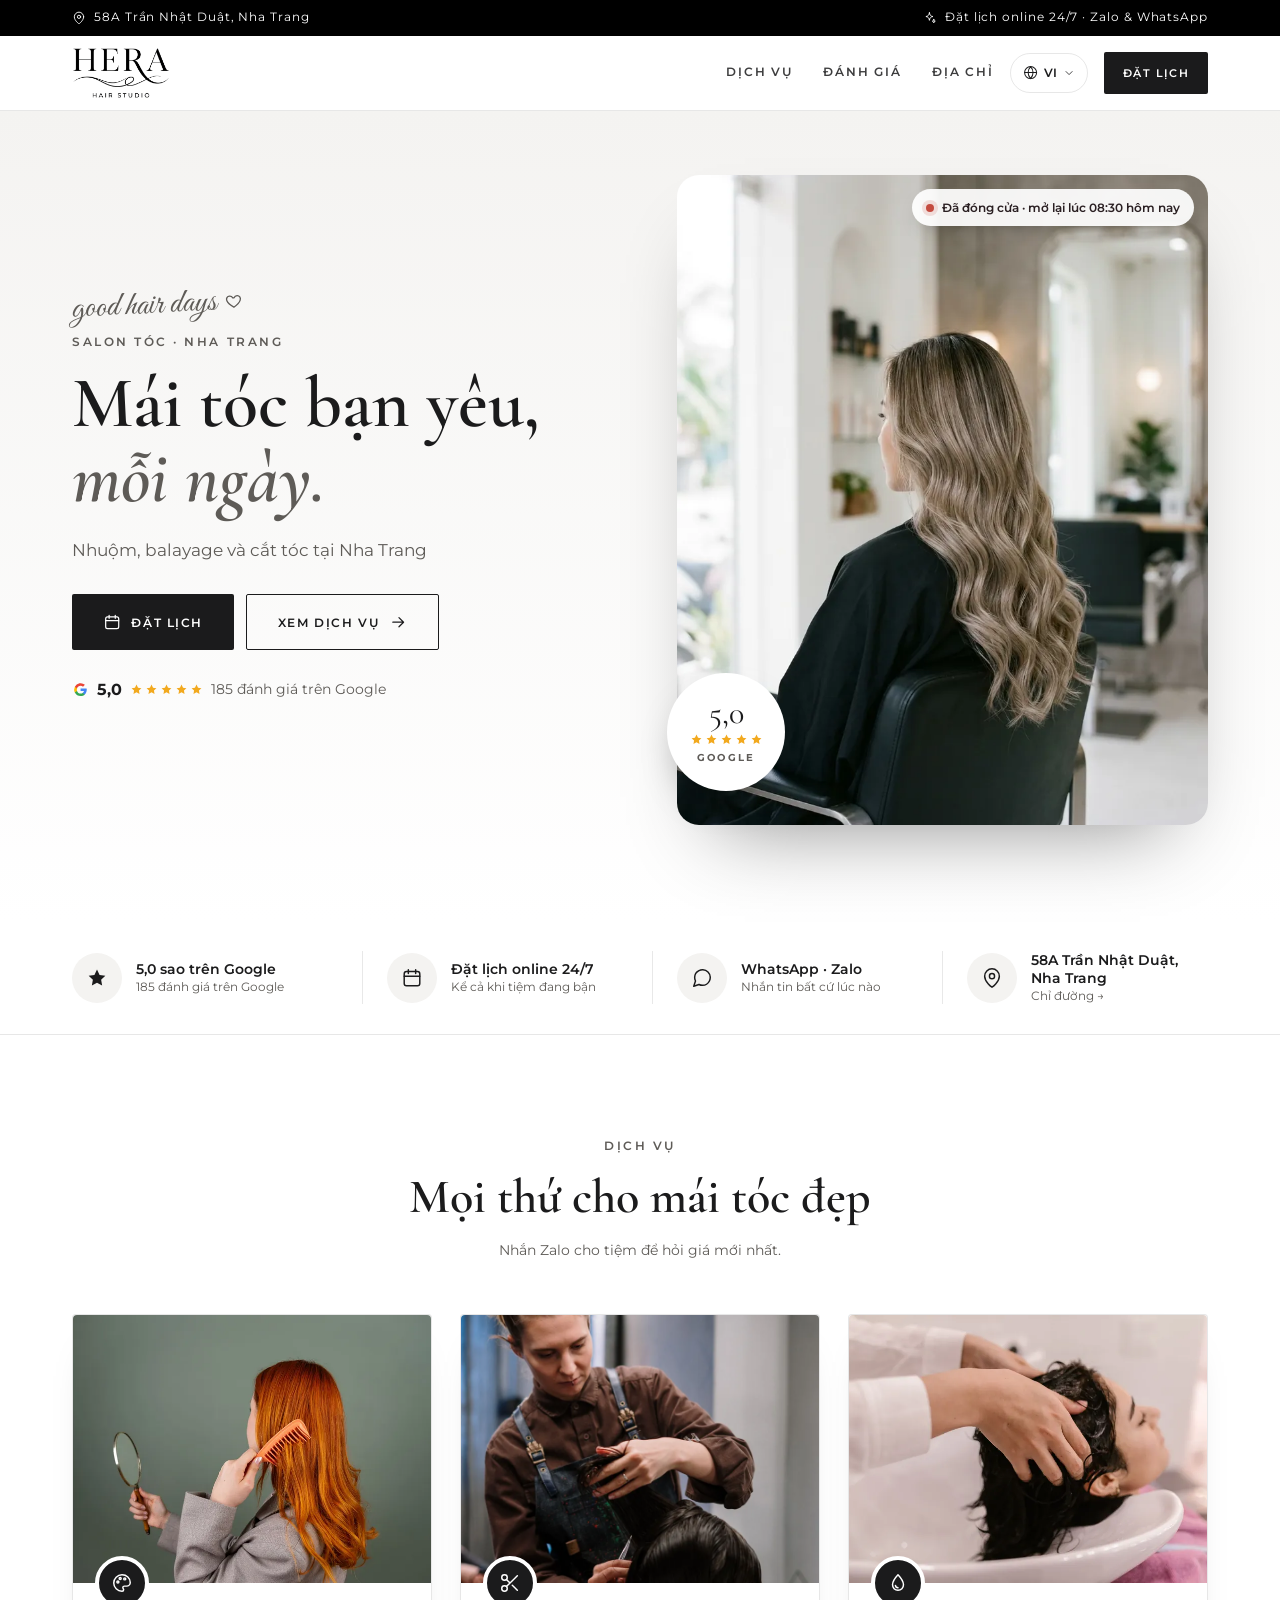
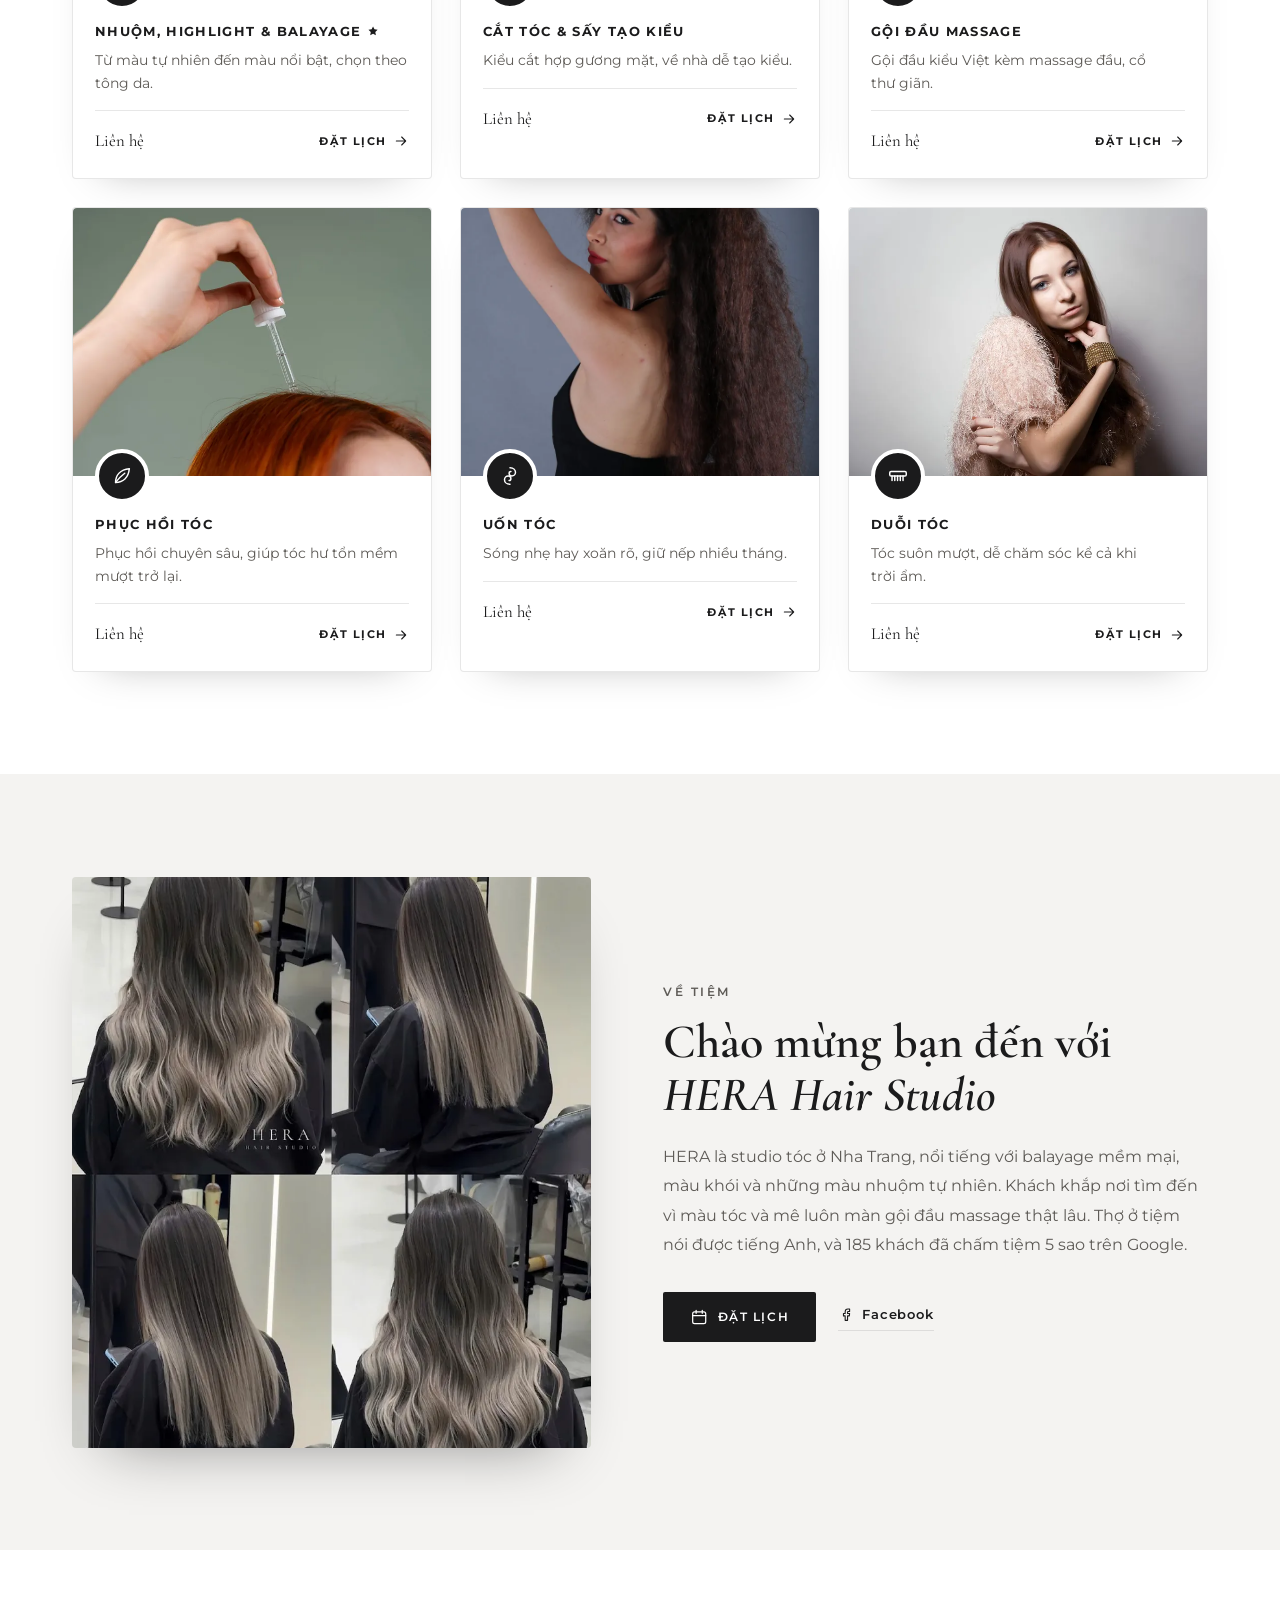
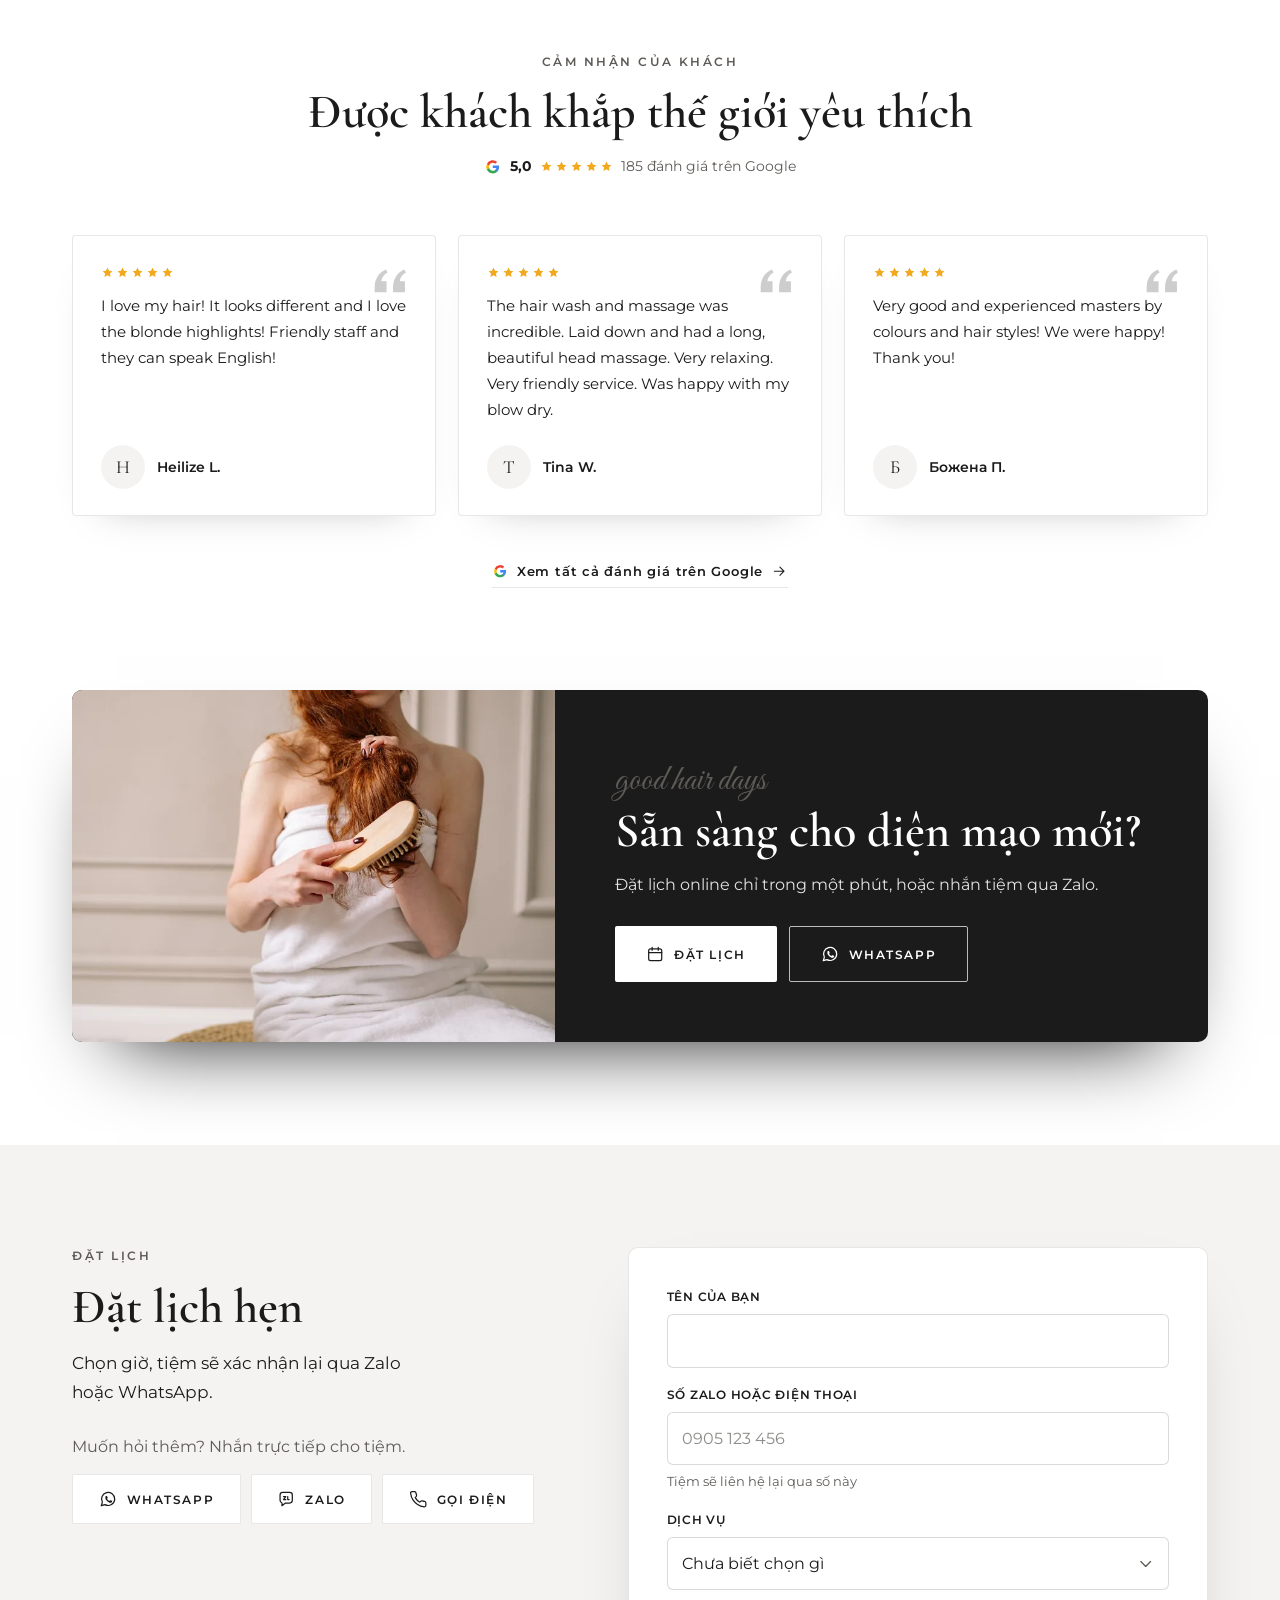
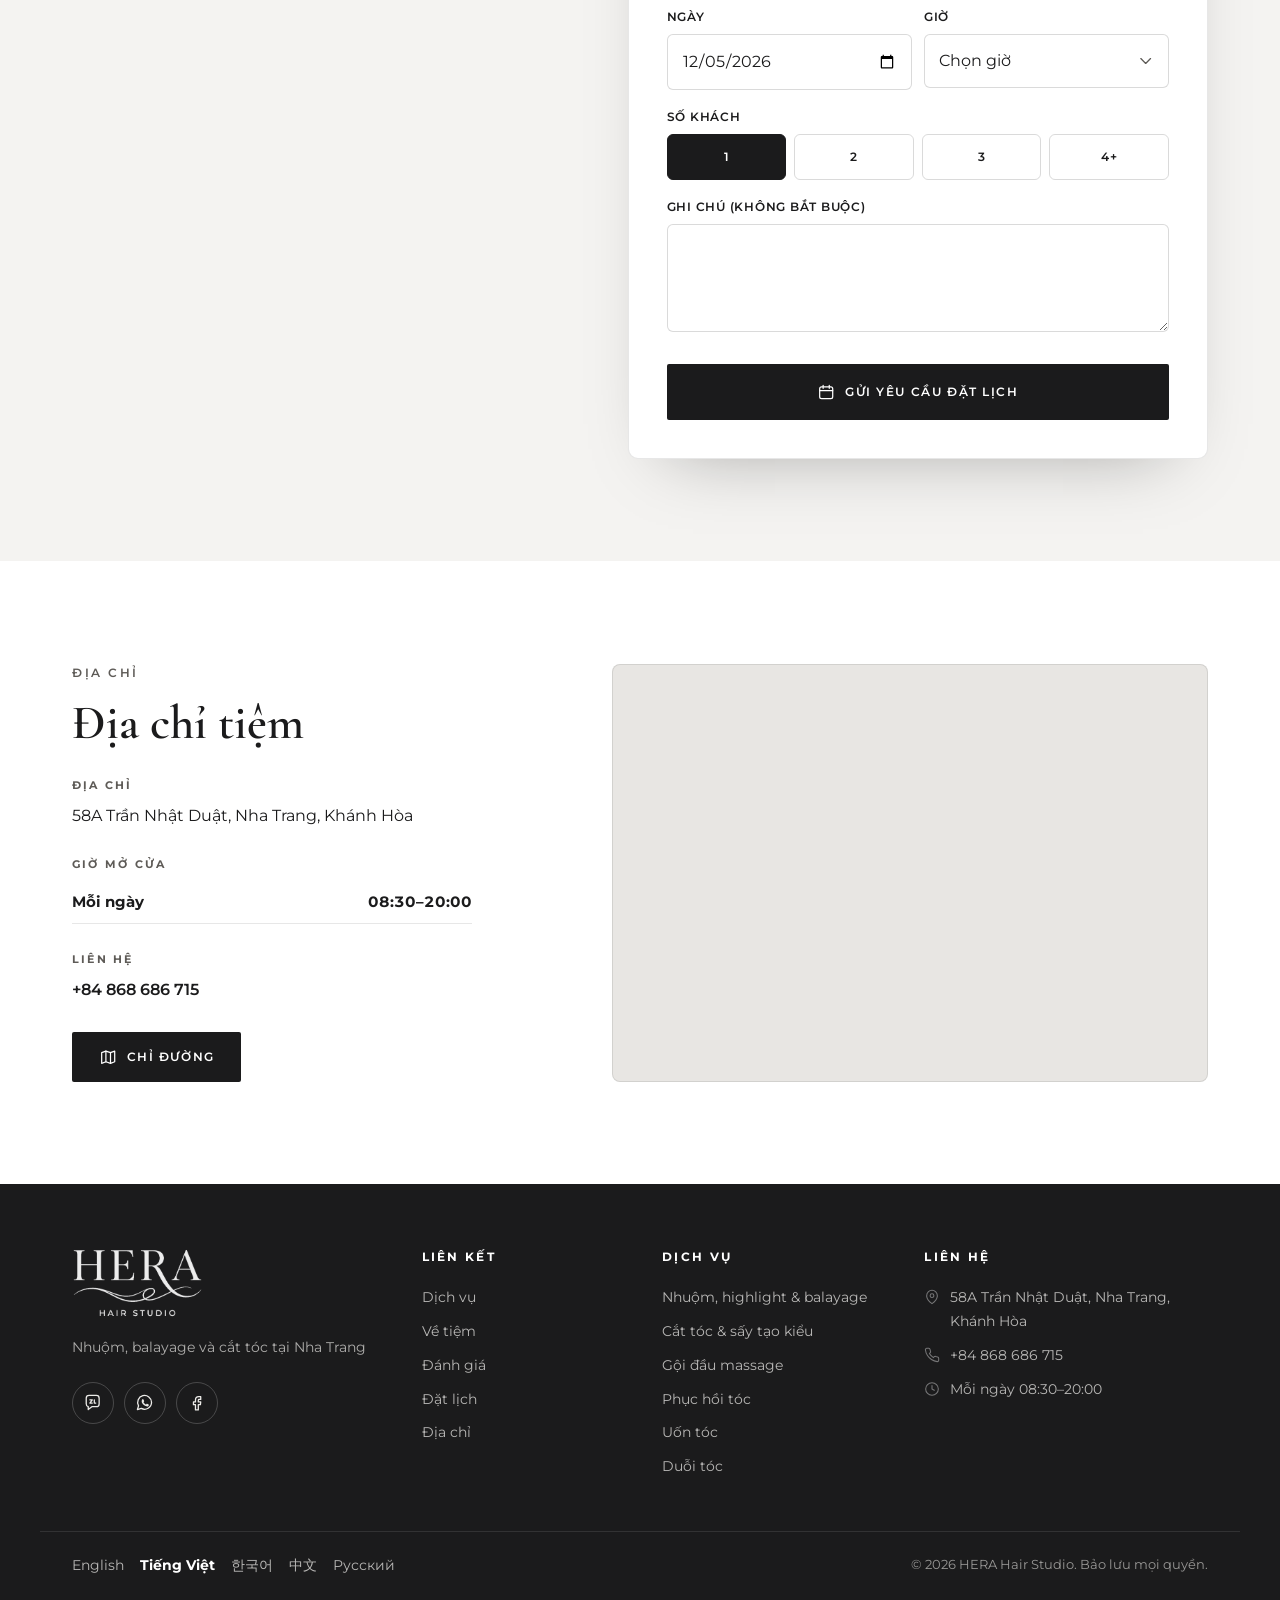
<file: vi/index.html>
<!doctype html>
<html lang="vi" class="theme-ash niche-hair">
<head>
<meta charset="utf-8">
<meta name="viewport" content="width=device-width, initial-scale=1, viewport-fit=cover">
<title>HERA Hair Studio · Salon tóc · Nha Trang</title>
<meta name="description" content="Nhuộm, balayage và cắt tóc tại Nha Trang · 5,0★ · 185 đánh giá trên Google">
<meta name="robots" content="noindex,nofollow">
<link rel="canonical" href="https://romans7997.github.io/hera-hair/vi/">
<link rel="alternate" hreflang="en" href="https://romans7997.github.io/hera-hair/">
<link rel="alternate" hreflang="vi" href="https://romans7997.github.io/hera-hair/vi/">
<link rel="alternate" hreflang="ko" href="https://romans7997.github.io/hera-hair/ko/">
<link rel="alternate" hreflang="zh" href="https://romans7997.github.io/hera-hair/zh/">
<link rel="alternate" hreflang="ru" href="https://romans7997.github.io/hera-hair/ru/">
<link rel="alternate" hreflang="x-default" href="https://romans7997.github.io/hera-hair/">
<meta property="og:type" content="website">
<meta property="og:title" content="HERA Hair Studio">
<meta property="og:description" content="Nhuộm, balayage và cắt tóc tại Nha Trang">
<meta property="og:image" content="https://romans7997.github.io/hera-hair/img/og.jpg"><meta name="theme-color" content="#FFFFFF">
<link rel="icon" href="../favicon.svg" type="image/svg+xml">
<link rel="preconnect" href="https://fonts.googleapis.com">
<link rel="preconnect" href="https://fonts.gstatic.com" crossorigin>
<link rel="stylesheet" href="https://fonts.googleapis.com/css2?family=Cormorant+Garamond:ital,wght@0,500;0,600;0,700;1,500;1,600&amp;family=Spectral:ital,wght@0,500;0,600;1,500&amp;family=Montserrat:wght@400;500;600;700&amp;family=Great+Vibes&amp;display=swap">
<link rel="stylesheet" href="../assets/site.css?v=e8469594">
<style>:root{ --bg:#FFFFFF;--soft:#F4F3F1;--soft2:#E8E6E3;--surface:#ffffff;--ink:#1B1B1C;--muted:#5E5B57;--line:rgba(27,27,28,.10);--accent:#1B1B1C;--accent-dark:#000000;--accent-ink:#ffffff;--accent-soft:rgba(27,27,28,.06);--footer:#1B1B1C;--footer-ink:#ECEBE8;--radius:4px;--font-head:'Cormorant Garamond',Georgia,'Times New Roman',serif;--font-body:'Montserrat','Apple SD Gothic Neo','Malgun Gothic','Noto Sans KR','PingFang SC','Hiragino Sans GB','Microsoft YaHei','Noto Sans SC',system-ui,-apple-system,'Segoe UI',Roboto,sans-serif;--font-script:'Great Vibes',cursive;--head-weight:600;--head-tracking:0;--em-style:italic;--btn-radius:2px }</style>
<link rel="preload" as="image" href="../img/hero-928.webp" imagesrcset="../img/hero-800.webp 800w, ../img/hero-928.webp 928w" imagesizes="(min-width: 960px) 50vw, 100vw">
<script type="application/ld+json">{"@context": "https://schema.org", "@type": "HairSalon", "name": "HERA Hair Studio", "telephone": "+84868686715", "url": "https://romans7997.github.io/hera-hair/vi/", "address": {"@type": "PostalAddress", "streetAddress": "58A Trần Nhật Duật, Nha Trang, Khánh Hòa", "addressLocality": "Nha Trang", "addressCountry": "VN"}, "openingHoursSpecification": [{"@type": "OpeningHoursSpecification", "dayOfWeek": "Monday", "opens": "08:30", "closes": "20:00"}, {"@type": "OpeningHoursSpecification", "dayOfWeek": "Tuesday", "opens": "08:30", "closes": "20:00"}, {"@type": "OpeningHoursSpecification", "dayOfWeek": "Wednesday", "opens": "08:30", "closes": "20:00"}, {"@type": "OpeningHoursSpecification", "dayOfWeek": "Thursday", "opens": "08:30", "closes": "20:00"}, {"@type": "OpeningHoursSpecification", "dayOfWeek": "Friday", "opens": "08:30", "closes": "20:00"}, {"@type": "OpeningHoursSpecification", "dayOfWeek": "Saturday", "opens": "08:30", "closes": "20:00"}, {"@type": "OpeningHoursSpecification", "dayOfWeek": "Sunday", "opens": "08:30", "closes": "20:00"}], "sameAs": ["https://www.facebook.com/share/1YMXs2Bbc4/", "https://www.google.com/maps/place/?q=place_id:ChIJKav8ae9uhiERvqiGSIZOyHg"], "priceRange": "₫₫", "image": "https://romans7997.github.io/hera-hair/img/hero-928.webp"}</script>
</head>
<body>
<a class="skip" href="#main">Chuyển đến nội dung chính</a>

<div class="announce"><div class="wrap announce-inner">
  <span class="announce-loc"><svg class="ic" viewBox="0 0 24 24" aria-hidden="true" focusable="false"><path d="M20 10c0 6.5-8 12-8 12s-8-5.5-8-12a8 8 0 0 1 16 0z"/><circle cx="12" cy="10" r="2.8"/></svg>58A Trần Nhật Duật, Nha Trang</span>
  <span class="announce-main"><svg class="ic" viewBox="0 0 24 24" aria-hidden="true" focusable="false"><path d="M11 3c.6 4.2 2.2 5.9 6 6.5-3.8.6-5.4 2.3-6 6.5-.6-4.2-2.2-5.9-6-6.5 3.8-.6 5.4-2.3 6-6.5z"/><path d="M18.5 14.5c.3 1.8 1 2.6 2.5 2.9-1.5.3-2.2 1.1-2.5 2.9-.3-1.8-1-2.6-2.5-2.9 1.5-.3 2.2-1.1 2.5-2.9z"/></svg>Đặt lịch online 24/7 · Zalo &amp; WhatsApp</span>
</div></div>

<header class="nav" id="top">
  <div class="wrap nav-inner">
    <a class="logo" href="#top" aria-label="HERA Hair Studio">
<img class="logo-img" src="../logo.png" alt="HERA Hair Studio"></a>
    <nav class="nav-links" aria-label="Menu">
      <a href="#services">Dịch vụ</a>
<a href="#reviews">Đánh giá</a>      <a href="#visit">Địa chỉ</a>
    </nav>
    <details class="lang">
      <summary aria-label="Ngôn ngữ"><svg class="ic" viewBox="0 0 24 24" aria-hidden="true" focusable="false"><circle cx="12" cy="12" r="9.5"/><path d="M2.5 12h19M12 2.5c2.6 2.8 3.9 6 3.9 9.5S14.6 18.7 12 21.5C9.4 18.7 8.1 15.5 8.1 12S9.4 5.3 12 2.5z"/></svg><span>VI</span><svg class="ic chev" viewBox="0 0 24 24" aria-hidden="true" focusable="false"><path d="M6 9l6 6 6-6"/></svg></summary>
      <ul class="lang-menu">
<li><a href="../" hreflang="en" lang="en" data-lang="en">English</a></li>
<li><a href="../vi/" hreflang="vi" lang="vi" data-lang="vi" aria-current="true">Tiếng Việt</a></li>
<li><a href="../ko/" hreflang="ko" lang="ko" data-lang="ko">한국어</a></li>
<li><a href="../zh/" hreflang="zh" lang="zh" data-lang="zh">中文</a></li>
<li><a href="../ru/" hreflang="ru" lang="ru" data-lang="ru">Русский</a></li>
      </ul>
    </details>
<a class="btn btn-accent btn-sm nav-book" href="#book">Đặt lịch</a>  </div>
</header>

<main id="main">
  <section class="hero">
    <div class="wrap hero-grid">
      <div class="hero-copy">
        <p class="script hero-script" aria-hidden="true">good hair days <svg class="ic heart" viewBox="0 0 24 24" aria-hidden="true" focusable="false"><path d="M12 20s-7.4-4.5-9.1-9.2C1.7 7.5 3.7 4.6 6.8 4.6c2.1 0 3.6 1.2 4.3 2.7h1.8c.7-1.5 2.2-2.7 4.3-2.7 3.1 0 5.1 2.9 3.9 6.2C19.4 15.5 12 20 12 20z"/></svg></p>
        <p class="eyebrow">Salon tóc · Nha Trang</p>
        <h1 class="hero-title"><span>Mái tóc bạn yêu,</span> <em>mỗi ngày.</em></h1>
        <p class="hero-lead">Nhuộm, balayage và cắt tóc tại Nha Trang</p>
        <div class="hero-cta">
<a class="btn btn-accent btn-lg" href="#book"><svg class="ic" viewBox="0 0 24 24" aria-hidden="true" focusable="false"><rect x="3.5" y="5" width="17" height="15.5" rx="2.5"/><path d="M8 3v4M16 3v4M3.5 10h17"/></svg><span>Đặt lịch</span></a>          <a class="btn btn-outline btn-lg" href="#services"><span>Xem dịch vụ</span><svg class="ic" viewBox="0 0 24 24" aria-hidden="true" focusable="false"><path d="M5 12h14M13 6l6 6-6 6"/></svg></a>
        </div>
        <a class="hero-rating" href="https://www.google.com/maps/place/?q=place_id:ChIJKav8ae9uhiERvqiGSIZOyHg" target="_blank" rel="noopener">
          <svg class="ic g" viewBox="0 0 24 24" aria-hidden="true" focusable="false"><path d="M20.6 12.2c0-.6-.1-1.2-.2-1.8H12v3.4h4.8a4.1 4.1 0 0 1-1.8 2.7v2.2h2.9c1.7-1.6 2.7-3.9 2.7-6.5z" class="fill g1"/><path d="M12 21c2.4 0 4.5-.8 5.9-2.2L15 16.6c-.8.5-1.8.9-3 .9-2.3 0-4.3-1.6-5-3.7H4v2.3A9 9 0 0 0 12 21z" class="fill g2"/><path d="M7 13.8a5.4 5.4 0 0 1 0-3.5V8H4a9 9 0 0 0 0 8.1z" class="fill g3"/><path d="M12 6.6c1.3 0 2.5.5 3.4 1.3l2.6-2.6A9 9 0 0 0 4 8l3 2.3c.7-2.1 2.7-3.7 5-3.7z" class="fill g4"/></svg><strong>5,0</strong><span class="stars xs" role="img" aria-label="5.0 / 5"><svg class="st" viewBox="0 0 24 24" aria-hidden="true" focusable="false"><path class="fill" d="M12 2.8l2.8 5.8 6.3.9-4.6 4.4 1.1 6.3L12 17.2l-5.6 3 1.1-6.3L2.9 9.5l6.3-.9z"/></svg><svg class="st" viewBox="0 0 24 24" aria-hidden="true" focusable="false"><path class="fill" d="M12 2.8l2.8 5.8 6.3.9-4.6 4.4 1.1 6.3L12 17.2l-5.6 3 1.1-6.3L2.9 9.5l6.3-.9z"/></svg><svg class="st" viewBox="0 0 24 24" aria-hidden="true" focusable="false"><path class="fill" d="M12 2.8l2.8 5.8 6.3.9-4.6 4.4 1.1 6.3L12 17.2l-5.6 3 1.1-6.3L2.9 9.5l6.3-.9z"/></svg><svg class="st" viewBox="0 0 24 24" aria-hidden="true" focusable="false"><path class="fill" d="M12 2.8l2.8 5.8 6.3.9-4.6 4.4 1.1 6.3L12 17.2l-5.6 3 1.1-6.3L2.9 9.5l6.3-.9z"/></svg><svg class="st" viewBox="0 0 24 24" aria-hidden="true" focusable="false"><path class="fill" d="M12 2.8l2.8 5.8 6.3.9-4.6 4.4 1.1 6.3L12 17.2l-5.6 3 1.1-6.3L2.9 9.5l6.3-.9z"/></svg></span><span>185 đánh giá trên Google</span>
        </a>
      </div>
      <div class="hero-media">
        <div class="hero-frame"><img class="hero-img" src="../img/hero-928.webp" srcset="../img/hero-800.webp 800w, ../img/hero-928.webp 928w" sizes="(min-width: 960px) 50vw, 100vw" alt="HERA Hair Studio" width="928" height="1152" fetchpriority="high" style="object-position:50% 35%"></div>
        <div class="hero-badge" aria-hidden="true">
          <span class="hb-num">5,0</span>
          <span class="stars xs" role="img" aria-label="5.0 / 5"><svg class="st" viewBox="0 0 24 24" aria-hidden="true" focusable="false"><path class="fill" d="M12 2.8l2.8 5.8 6.3.9-4.6 4.4 1.1 6.3L12 17.2l-5.6 3 1.1-6.3L2.9 9.5l6.3-.9z"/></svg><svg class="st" viewBox="0 0 24 24" aria-hidden="true" focusable="false"><path class="fill" d="M12 2.8l2.8 5.8 6.3.9-4.6 4.4 1.1 6.3L12 17.2l-5.6 3 1.1-6.3L2.9 9.5l6.3-.9z"/></svg><svg class="st" viewBox="0 0 24 24" aria-hidden="true" focusable="false"><path class="fill" d="M12 2.8l2.8 5.8 6.3.9-4.6 4.4 1.1 6.3L12 17.2l-5.6 3 1.1-6.3L2.9 9.5l6.3-.9z"/></svg><svg class="st" viewBox="0 0 24 24" aria-hidden="true" focusable="false"><path class="fill" d="M12 2.8l2.8 5.8 6.3.9-4.6 4.4 1.1 6.3L12 17.2l-5.6 3 1.1-6.3L2.9 9.5l6.3-.9z"/></svg><svg class="st" viewBox="0 0 24 24" aria-hidden="true" focusable="false"><path class="fill" d="M12 2.8l2.8 5.8 6.3.9-4.6 4.4 1.1 6.3L12 17.2l-5.6 3 1.1-6.3L2.9 9.5l6.3-.9z"/></svg></span>
          <span class="hb-txt">Google</span>
        </div>
        <div class="hero-open"><span id="open-status" class="open-status">Mỗi ngày · 08:30–20:00</span></div>
      </div>
    </div>
  </section>

  <section class="trust" aria-label="Liên hệ">
    <div class="wrap trust-grid">
<div class="trust-item"><span class="trust-ic"><svg class="ic" viewBox="0 0 24 24" aria-hidden="true" focusable="false"><path class="fill" d="M12 2.8l2.8 5.8 6.3.9-4.6 4.4 1.1 6.3L12 17.2l-5.6 3 1.1-6.3L2.9 9.5l6.3-.9z"/></svg></span><div><strong>5,0 sao trên Google</strong><span>185 đánh giá trên Google</span></div></div>      <div class="trust-item"><span class="trust-ic"><svg class="ic" viewBox="0 0 24 24" aria-hidden="true" focusable="false"><rect x="3.5" y="5" width="17" height="15.5" rx="2.5"/><path d="M8 3v4M16 3v4M3.5 10h17"/></svg></span><div><strong>Đặt lịch online 24/7</strong><span>Kể cả khi tiệm đang bận</span></div></div>
      <div class="trust-item"><span class="trust-ic"><svg class="ic" viewBox="0 0 24 24" aria-hidden="true" focusable="false"><path d="M21 11.5a8.4 8.4 0 0 1-.9 3.8 8.5 8.5 0 0 1-7.6 4.7 8.4 8.4 0 0 1-3.8-.9L3 21l1.9-5.7a8.4 8.4 0 0 1-.9-3.8 8.5 8.5 0 0 1 4.7-7.6 8.4 8.4 0 0 1 3.8-.9h.5a8.5 8.5 0 0 1 8 8z"/></svg></span><div><strong>WhatsApp · Zalo</strong><span>Nhắn tin bất cứ lúc nào</span></div></div>
      <a class="trust-item" href="https://www.google.com/maps/dir/?api=1&amp;destination=HERA+Hair+Studio%2C+58A+Tr%E1%BA%A7n+Nh%E1%BA%ADt+Du%E1%BA%ADt%2C+Nha+Trang%2C+Kh%C3%A1nh+H%C3%B2a&amp;destination_place_id=ChIJKav8ae9uhiERvqiGSIZOyHg" target="_blank" rel="noopener"><span class="trust-ic"><svg class="ic" viewBox="0 0 24 24" aria-hidden="true" focusable="false"><path d="M20 10c0 6.5-8 12-8 12s-8-5.5-8-12a8 8 0 0 1 16 0z"/><circle cx="12" cy="10" r="2.8"/></svg></span><div><strong>58A Trần Nhật Duật, Nha Trang</strong><span>Chỉ đường →</span></div></a>
    </div>
  </section>

  <section class="section services" id="services">
    <div class="wrap">
      <header class="section-head center">
        <p class="eyebrow">Dịch vụ</p>
        <h2>Mọi thứ cho mái tóc đẹp</h2>
        <p class="section-note">Nhắn Zalo cho tiệm để hỏi giá mới nhất.</p>
      </header>
      <div class="cards n6">
        <article class="card">
          <div class="card-media"><img src="../img/s0-0-1600.webp" srcset="../img/s0-0-800.webp 800w, ../img/s0-0-1600.webp 1600w" sizes="(min-width: 960px) 30vw, (min-width: 640px) 45vw, 90vw" alt="HERA Hair Studio" width="1600" height="1067" loading="lazy" decoding="async"></div>
          <span class="card-ic"><svg class="ic" viewBox="0 0 24 24" aria-hidden="true" focusable="false"><path d="M12 3a9 9 0 1 0 0 18c1.2 0 1.8-.8 1.8-1.6 0-1.1-.9-1.4-.9-2.4 0-1 .8-1.6 1.8-1.6H17a4 4 0 0 0 4-4C21 6.6 17 3 12 3z"/><circle cx="7.5" cy="11" r="1.1"/><circle cx="10" cy="7" r="1.1"/><circle cx="15" cy="7.5" r="1.1"/></svg></span>
          <div class="card-body">
            <h3>Nhuộm, highlight &amp; balayage <span class="card-pop"><svg class="ic" viewBox="0 0 24 24" aria-hidden="true" focusable="false"><path class="fill" d="M12 2.8l2.8 5.8 6.3.9-4.6 4.4 1.1 6.3L12 17.2l-5.6 3 1.1-6.3L2.9 9.5l6.3-.9z"/></svg></span></h3>
<p>Từ màu tự nhiên đến màu nổi bật, chọn theo tông da.</p>            <div class="card-foot">
              <span class="card-price">Liên hệ</span>
<a class="card-link" href="#book" data-service="s0-0">Đặt lịch <svg class="ic" viewBox="0 0 24 24" aria-hidden="true" focusable="false"><path d="M5 12h14M13 6l6 6-6 6"/></svg></a>            </div>
          </div>
        </article>
        <article class="card">
          <div class="card-media"><img src="../img/s0-1-1600.webp" srcset="../img/s0-1-800.webp 800w, ../img/s0-1-1600.webp 1600w" sizes="(min-width: 960px) 30vw, (min-width: 640px) 45vw, 90vw" alt="HERA Hair Studio" width="1600" height="2400" loading="lazy" decoding="async"></div>
          <span class="card-ic"><svg class="ic" viewBox="0 0 24 24" aria-hidden="true" focusable="false"><circle cx="6" cy="6" r="3"/><circle cx="6" cy="18" r="3"/><path d="M20 4 8.1 15.9M14.5 14.5 20 20M8.1 8.1 12 12"/></svg></span>
          <div class="card-body">
            <h3>Cắt tóc &amp; sấy tạo kiểu</h3>
<p>Kiểu cắt hợp gương mặt, về nhà dễ tạo kiểu.</p>            <div class="card-foot">
              <span class="card-price">Liên hệ</span>
<a class="card-link" href="#book" data-service="s0-1">Đặt lịch <svg class="ic" viewBox="0 0 24 24" aria-hidden="true" focusable="false"><path d="M5 12h14M13 6l6 6-6 6"/></svg></a>            </div>
          </div>
        </article>
        <article class="card">
          <div class="card-media"><img src="../img/s0-2-1600.webp" srcset="../img/s0-2-800.webp 800w, ../img/s0-2-1600.webp 1600w" sizes="(min-width: 960px) 30vw, (min-width: 640px) 45vw, 90vw" alt="HERA Hair Studio" width="1600" height="1067" loading="lazy" decoding="async"></div>
          <span class="card-ic"><svg class="ic" viewBox="0 0 24 24" aria-hidden="true" focusable="false"><path d="M12 3s6 6.4 6 11a6 6 0 0 1-12 0c0-4.6 6-11 6-11z"/><path d="M9.2 14.6a2.9 2.9 0 0 0 2.8 2.6"/></svg></span>
          <div class="card-body">
            <h3>Gội đầu massage</h3>
<p>Gội đầu kiểu Việt kèm massage đầu, cổ thư giãn.</p>            <div class="card-foot">
              <span class="card-price">Liên hệ</span>
<a class="card-link" href="#book" data-service="s0-2">Đặt lịch <svg class="ic" viewBox="0 0 24 24" aria-hidden="true" focusable="false"><path d="M5 12h14M13 6l6 6-6 6"/></svg></a>            </div>
          </div>
        </article>
        <article class="card">
          <div class="card-media"><img src="../img/s0-3-1600.webp" srcset="../img/s0-3-800.webp 800w, ../img/s0-3-1600.webp 1600w" sizes="(min-width: 960px) 30vw, (min-width: 640px) 45vw, 90vw" alt="HERA Hair Studio" width="1600" height="1067" loading="lazy" decoding="async"></div>
          <span class="card-ic"><svg class="ic" viewBox="0 0 24 24" aria-hidden="true" focusable="false"><path d="M5 19c0-8 5-14 15-15-1 10-7 15-15 15z"/><path d="M5 19c3-4 6-7 10-10"/></svg></span>
          <div class="card-body">
            <h3>Phục hồi tóc</h3>
<p>Phục hồi chuyên sâu, giúp tóc hư tổn mềm mượt trở lại.</p>            <div class="card-foot">
              <span class="card-price">Liên hệ</span>
<a class="card-link" href="#book" data-service="s0-3">Đặt lịch <svg class="ic" viewBox="0 0 24 24" aria-hidden="true" focusable="false"><path d="M5 12h14M13 6l6 6-6 6"/></svg></a>            </div>
          </div>
        </article>
        <article class="card">
          <div class="card-media"><img src="../img/s0-4-1600.webp" srcset="../img/s0-4-800.webp 800w, ../img/s0-4-1600.webp 1600w" sizes="(min-width: 960px) 30vw, (min-width: 640px) 45vw, 90vw" alt="HERA Hair Studio" width="1600" height="2400" loading="lazy" decoding="async"></div>
          <span class="card-ic"><svg class="ic" viewBox="0 0 24 24" aria-hidden="true" focusable="false"><path d="M12 21c-4 0-6-2.5-6-5s2-4 4-4 3 1.5 3 3-1 2-2 2"/><path d="M12 3c4 0 6 2.5 6 5s-2 4-4 4-3-1.5-3-3 1-2 2-2"/></svg></span>
          <div class="card-body">
            <h3>Uốn tóc</h3>
<p>Sóng nhẹ hay xoăn rõ, giữ nếp nhiều tháng.</p>            <div class="card-foot">
              <span class="card-price">Liên hệ</span>
<a class="card-link" href="#book" data-service="s0-4">Đặt lịch <svg class="ic" viewBox="0 0 24 24" aria-hidden="true" focusable="false"><path d="M5 12h14M13 6l6 6-6 6"/></svg></a>            </div>
          </div>
        </article>
        <article class="card">
          <div class="card-media"><img src="../img/s0-5-1600.webp" srcset="../img/s0-5-800.webp 800w, ../img/s0-5-1600.webp 1600w" sizes="(min-width: 960px) 30vw, (min-width: 640px) 45vw, 90vw" alt="HERA Hair Studio" width="1600" height="1067" loading="lazy" decoding="async"></div>
          <span class="card-ic"><svg class="ic" viewBox="0 0 24 24" aria-hidden="true" focusable="false"><rect x="3" y="7" width="18" height="5" rx="1.5"/><path d="M5.5 12v5M8.5 12v5M11.5 12v5M14.5 12v5M17.5 12v5"/></svg></span>
          <div class="card-body">
            <h3>Duỗi tóc</h3>
<p>Tóc suôn mượt, dễ chăm sóc kể cả khi trời ẩm.</p>            <div class="card-foot">
              <span class="card-price">Liên hệ</span>
<a class="card-link" href="#book" data-service="s0-5">Đặt lịch <svg class="ic" viewBox="0 0 24 24" aria-hidden="true" focusable="false"><path d="M5 12h14M13 6l6 6-6 6"/></svg></a>            </div>
          </div>
        </article>
      </div>
    </div>
  </section>

  <section class="section about" id="about">
    <div class="wrap about-grid">
      <div class="about-media"><img src="../img/about-900.webp" srcset="../img/about-800.webp 800w, ../img/about-900.webp 900w" sizes="(min-width: 960px) 45vw, 100vw" alt="HERA Hair Studio" width="900" height="1200" loading="lazy" decoding="async" style="object-position:50% 40%"></div>
      <div class="about-copy">
        <p class="eyebrow">Về tiệm</p>
        <h2>Chào mừng bạn đến với <em>HERA Hair Studio</em></h2>
<p class="about-text">HERA là studio tóc ở Nha Trang, nổi tiếng với balayage mềm mại, màu khói và những màu nhuộm tự nhiên. Khách khắp nơi tìm đến vì màu tóc và mê luôn màn gội đầu massage thật lâu. Thợ ở tiệm nói được tiếng Anh, và 185 khách đã chấm tiệm 5 sao trên Google.</p>        <div class="about-cta">
<a class="btn btn-accent" href="#book"><svg class="ic" viewBox="0 0 24 24" aria-hidden="true" focusable="false"><rect x="3.5" y="5" width="17" height="15.5" rx="2.5"/><path d="M8 3v4M16 3v4M3.5 10h17"/></svg><span>Đặt lịch</span></a><a class="link-arrow" href="https://www.facebook.com/share/1YMXs2Bbc4/" target="_blank" rel="noopener"><svg class="ic" viewBox="0 0 24 24" aria-hidden="true" focusable="false"><path d="M14.5 8H17V4.5h-2.5c-2.5 0-4 1.6-4 4.1V11H8v3.5h2.5V21H14v-6.5h2.6l.4-3.5h-3V9c0-.6.4-1 1-1z"/></svg><span>Facebook</span></a>        </div>
      </div>
    </div>
  </section>


  <section class="section reviews" id="reviews">
    <div class="wrap">
      <header class="section-head center">
        <p class="eyebrow">Cảm nhận của khách</p>
        <h2>Được khách khắp thế giới yêu thích</h2>
<p class="rv-summary"><svg class="ic g" viewBox="0 0 24 24" aria-hidden="true" focusable="false"><path d="M20.6 12.2c0-.6-.1-1.2-.2-1.8H12v3.4h4.8a4.1 4.1 0 0 1-1.8 2.7v2.2h2.9c1.7-1.6 2.7-3.9 2.7-6.5z" class="fill g1"/><path d="M12 21c2.4 0 4.5-.8 5.9-2.2L15 16.6c-.8.5-1.8.9-3 .9-2.3 0-4.3-1.6-5-3.7H4v2.3A9 9 0 0 0 12 21z" class="fill g2"/><path d="M7 13.8a5.4 5.4 0 0 1 0-3.5V8H4a9 9 0 0 0 0 8.1z" class="fill g3"/><path d="M12 6.6c1.3 0 2.5.5 3.4 1.3l2.6-2.6A9 9 0 0 0 4 8l3 2.3c.7-2.1 2.7-3.7 5-3.7z" class="fill g4"/></svg><strong>5,0</strong><span class="stars xs" role="img" aria-label="5.0 / 5"><svg class="st" viewBox="0 0 24 24" aria-hidden="true" focusable="false"><path class="fill" d="M12 2.8l2.8 5.8 6.3.9-4.6 4.4 1.1 6.3L12 17.2l-5.6 3 1.1-6.3L2.9 9.5l6.3-.9z"/></svg><svg class="st" viewBox="0 0 24 24" aria-hidden="true" focusable="false"><path class="fill" d="M12 2.8l2.8 5.8 6.3.9-4.6 4.4 1.1 6.3L12 17.2l-5.6 3 1.1-6.3L2.9 9.5l6.3-.9z"/></svg><svg class="st" viewBox="0 0 24 24" aria-hidden="true" focusable="false"><path class="fill" d="M12 2.8l2.8 5.8 6.3.9-4.6 4.4 1.1 6.3L12 17.2l-5.6 3 1.1-6.3L2.9 9.5l6.3-.9z"/></svg><svg class="st" viewBox="0 0 24 24" aria-hidden="true" focusable="false"><path class="fill" d="M12 2.8l2.8 5.8 6.3.9-4.6 4.4 1.1 6.3L12 17.2l-5.6 3 1.1-6.3L2.9 9.5l6.3-.9z"/></svg><svg class="st" viewBox="0 0 24 24" aria-hidden="true" focusable="false"><path class="fill" d="M12 2.8l2.8 5.8 6.3.9-4.6 4.4 1.1 6.3L12 17.2l-5.6 3 1.1-6.3L2.9 9.5l6.3-.9z"/></svg></span><span>185 đánh giá trên Google</span></p>      </header>
      <div class="rv-cards">
        <figure class="rv-card">
          <span class="rv-quote"><svg class="ic" viewBox="0 0 24 24" aria-hidden="true" focusable="false"><path class="fill" d="M4 17.5c0-4.6 2.3-8 5.9-9.4l.8 1.5c-2 1.1-3.1 2.8-3.2 4.6h2.7V20H4zm9.6 0c0-4.6 2.3-8 5.9-9.4l.8 1.5c-2 1.1-3.1 2.8-3.2 4.6h2.7V20h-6.2z"/></svg></span>
          <span class="stars xs" role="img" aria-label="5 / 5"><svg class="st" viewBox="0 0 24 24" aria-hidden="true" focusable="false"><path class="fill" d="M12 2.8l2.8 5.8 6.3.9-4.6 4.4 1.1 6.3L12 17.2l-5.6 3 1.1-6.3L2.9 9.5l6.3-.9z"/></svg><svg class="st" viewBox="0 0 24 24" aria-hidden="true" focusable="false"><path class="fill" d="M12 2.8l2.8 5.8 6.3.9-4.6 4.4 1.1 6.3L12 17.2l-5.6 3 1.1-6.3L2.9 9.5l6.3-.9z"/></svg><svg class="st" viewBox="0 0 24 24" aria-hidden="true" focusable="false"><path class="fill" d="M12 2.8l2.8 5.8 6.3.9-4.6 4.4 1.1 6.3L12 17.2l-5.6 3 1.1-6.3L2.9 9.5l6.3-.9z"/></svg><svg class="st" viewBox="0 0 24 24" aria-hidden="true" focusable="false"><path class="fill" d="M12 2.8l2.8 5.8 6.3.9-4.6 4.4 1.1 6.3L12 17.2l-5.6 3 1.1-6.3L2.9 9.5l6.3-.9z"/></svg><svg class="st" viewBox="0 0 24 24" aria-hidden="true" focusable="false"><path class="fill" d="M12 2.8l2.8 5.8 6.3.9-4.6 4.4 1.1 6.3L12 17.2l-5.6 3 1.1-6.3L2.9 9.5l6.3-.9z"/></svg></span>
          <blockquote lang="en">I love my hair! It looks different and I love the blonde highlights! Friendly staff and they can speak English!</blockquote>
          <figcaption><span class="rv-avatar" aria-hidden="true">H</span><span class="rv-name">Heilize L.</span></figcaption>
        </figure>
        <figure class="rv-card">
          <span class="rv-quote"><svg class="ic" viewBox="0 0 24 24" aria-hidden="true" focusable="false"><path class="fill" d="M4 17.5c0-4.6 2.3-8 5.9-9.4l.8 1.5c-2 1.1-3.1 2.8-3.2 4.6h2.7V20H4zm9.6 0c0-4.6 2.3-8 5.9-9.4l.8 1.5c-2 1.1-3.1 2.8-3.2 4.6h2.7V20h-6.2z"/></svg></span>
          <span class="stars xs" role="img" aria-label="5 / 5"><svg class="st" viewBox="0 0 24 24" aria-hidden="true" focusable="false"><path class="fill" d="M12 2.8l2.8 5.8 6.3.9-4.6 4.4 1.1 6.3L12 17.2l-5.6 3 1.1-6.3L2.9 9.5l6.3-.9z"/></svg><svg class="st" viewBox="0 0 24 24" aria-hidden="true" focusable="false"><path class="fill" d="M12 2.8l2.8 5.8 6.3.9-4.6 4.4 1.1 6.3L12 17.2l-5.6 3 1.1-6.3L2.9 9.5l6.3-.9z"/></svg><svg class="st" viewBox="0 0 24 24" aria-hidden="true" focusable="false"><path class="fill" d="M12 2.8l2.8 5.8 6.3.9-4.6 4.4 1.1 6.3L12 17.2l-5.6 3 1.1-6.3L2.9 9.5l6.3-.9z"/></svg><svg class="st" viewBox="0 0 24 24" aria-hidden="true" focusable="false"><path class="fill" d="M12 2.8l2.8 5.8 6.3.9-4.6 4.4 1.1 6.3L12 17.2l-5.6 3 1.1-6.3L2.9 9.5l6.3-.9z"/></svg><svg class="st" viewBox="0 0 24 24" aria-hidden="true" focusable="false"><path class="fill" d="M12 2.8l2.8 5.8 6.3.9-4.6 4.4 1.1 6.3L12 17.2l-5.6 3 1.1-6.3L2.9 9.5l6.3-.9z"/></svg></span>
          <blockquote lang="en">The hair wash and massage was incredible. Laid down and had a long, beautiful head massage. Very relaxing. Very friendly service. Was happy with my blow dry.</blockquote>
          <figcaption><span class="rv-avatar" aria-hidden="true">T</span><span class="rv-name">Tina W.</span></figcaption>
        </figure>
        <figure class="rv-card">
          <span class="rv-quote"><svg class="ic" viewBox="0 0 24 24" aria-hidden="true" focusable="false"><path class="fill" d="M4 17.5c0-4.6 2.3-8 5.9-9.4l.8 1.5c-2 1.1-3.1 2.8-3.2 4.6h2.7V20H4zm9.6 0c0-4.6 2.3-8 5.9-9.4l.8 1.5c-2 1.1-3.1 2.8-3.2 4.6h2.7V20h-6.2z"/></svg></span>
          <span class="stars xs" role="img" aria-label="5 / 5"><svg class="st" viewBox="0 0 24 24" aria-hidden="true" focusable="false"><path class="fill" d="M12 2.8l2.8 5.8 6.3.9-4.6 4.4 1.1 6.3L12 17.2l-5.6 3 1.1-6.3L2.9 9.5l6.3-.9z"/></svg><svg class="st" viewBox="0 0 24 24" aria-hidden="true" focusable="false"><path class="fill" d="M12 2.8l2.8 5.8 6.3.9-4.6 4.4 1.1 6.3L12 17.2l-5.6 3 1.1-6.3L2.9 9.5l6.3-.9z"/></svg><svg class="st" viewBox="0 0 24 24" aria-hidden="true" focusable="false"><path class="fill" d="M12 2.8l2.8 5.8 6.3.9-4.6 4.4 1.1 6.3L12 17.2l-5.6 3 1.1-6.3L2.9 9.5l6.3-.9z"/></svg><svg class="st" viewBox="0 0 24 24" aria-hidden="true" focusable="false"><path class="fill" d="M12 2.8l2.8 5.8 6.3.9-4.6 4.4 1.1 6.3L12 17.2l-5.6 3 1.1-6.3L2.9 9.5l6.3-.9z"/></svg><svg class="st" viewBox="0 0 24 24" aria-hidden="true" focusable="false"><path class="fill" d="M12 2.8l2.8 5.8 6.3.9-4.6 4.4 1.1 6.3L12 17.2l-5.6 3 1.1-6.3L2.9 9.5l6.3-.9z"/></svg></span>
          <blockquote lang="en">Very good and experienced masters by colours and hair styles! We were happy! Thank you!</blockquote>
          <figcaption><span class="rv-avatar" aria-hidden="true">Б</span><span class="rv-name">Божена П.</span></figcaption>
        </figure>
      </div>
<div class="center-cta"><a class="link-arrow" href="https://www.google.com/maps/place/?q=place_id:ChIJKav8ae9uhiERvqiGSIZOyHg" target="_blank" rel="noopener"><svg class="ic g" viewBox="0 0 24 24" aria-hidden="true" focusable="false"><path d="M20.6 12.2c0-.6-.1-1.2-.2-1.8H12v3.4h4.8a4.1 4.1 0 0 1-1.8 2.7v2.2h2.9c1.7-1.6 2.7-3.9 2.7-6.5z" class="fill g1"/><path d="M12 21c2.4 0 4.5-.8 5.9-2.2L15 16.6c-.8.5-1.8.9-3 .9-2.3 0-4.3-1.6-5-3.7H4v2.3A9 9 0 0 0 12 21z" class="fill g2"/><path d="M7 13.8a5.4 5.4 0 0 1 0-3.5V8H4a9 9 0 0 0 0 8.1z" class="fill g3"/><path d="M12 6.6c1.3 0 2.5.5 3.4 1.3l2.6-2.6A9 9 0 0 0 4 8l3 2.3c.7-2.1 2.7-3.7 5-3.7z" class="fill g4"/></svg><span>Xem tất cả đánh giá trên Google</span><svg class="ic" viewBox="0 0 24 24" aria-hidden="true" focusable="false"><path d="M5 12h14M13 6l6 6-6 6"/></svg></a></div>    </div>
  </section>

  <section class="cta-band">
    <div class="wrap">
      <div class="cta-inner">
        <div class="cta-media"><img src="../img/cta-1600.webp" srcset="../img/cta-800.webp 800w, ../img/cta-1600.webp 1600w" sizes="(min-width: 960px) 35vw, 100vw" alt="HERA Hair Studio" width="1600" height="2400" loading="lazy" decoding="async"></div>
        <div class="cta-copy">
          <p class="script" aria-hidden="true">good hair days</p>
          <h2>Sẵn sàng cho diện mạo mới?</h2>
          <p>Đặt lịch online chỉ trong một phút, hoặc nhắn tiệm qua Zalo.</p>
          <div class="cta-actions">
<a class="btn btn-light btn-lg" href="#book"><svg class="ic" viewBox="0 0 24 24" aria-hidden="true" focusable="false"><rect x="3.5" y="5" width="17" height="15.5" rx="2.5"/><path d="M8 3v4M16 3v4M3.5 10h17"/></svg><span>Đặt lịch</span></a><a class="btn btn-ghost-light btn-lg" href="https://wa.me/84868686715" target="_blank" rel="noopener"><svg class="ic" viewBox="0 0 24 24" aria-hidden="true" focusable="false"><path d="M20.5 11.6a8.6 8.6 0 0 1-12.7 7.5L3 20.5l1.4-4.6A8.6 8.6 0 1 1 20.5 11.6z"/><path class="fill" d="M8.6 8.3c.2-.5.5-.6.8-.6h.6c.2 0 .4.1.5.4l.8 1.8c.1.2 0 .5-.1.7l-.5.6c-.1.2-.1.4 0 .6.4.8 1.6 2 2.5 2.4.2.1.4.1.6-.1l.6-.7c.2-.2.4-.2.6-.1l1.8.8c.3.1.4.3.4.5 0 .9-.6 1.8-1.7 2-1 .2-2.5-.2-4.4-1.7-1.8-1.5-2.7-3.2-2.8-4.2-.1-.9.2-1.8.3-2.4z"/></svg><span>WhatsApp</span></a>
          </div>
        </div>
      </div>
    </div>
  </section>

  <section class="section book" id="book">
    <div class="wrap book-layout">
      <div class="book-intro">
        <p class="eyebrow">Đặt lịch</p>
        <h2>Đặt lịch hẹn</h2>
        <p class="book-sub">Chọn giờ, tiệm sẽ xác nhận lại qua Zalo hoặc WhatsApp.</p>
        <p class="book-or">Muốn hỏi thêm? Nhắn trực tiếp cho tiệm.</p>
        <div class="contact-row">
<a class="btn btn-ghost" href="https://wa.me/84868686715" target="_blank" rel="noopener"><svg class="ic" viewBox="0 0 24 24" aria-hidden="true" focusable="false"><path d="M20.5 11.6a8.6 8.6 0 0 1-12.7 7.5L3 20.5l1.4-4.6A8.6 8.6 0 1 1 20.5 11.6z"/><path class="fill" d="M8.6 8.3c.2-.5.5-.6.8-.6h.6c.2 0 .4.1.5.4l.8 1.8c.1.2 0 .5-.1.7l-.5.6c-.1.2-.1.4 0 .6.4.8 1.6 2 2.5 2.4.2.1.4.1.6-.1l.6-.7c.2-.2.4-.2.6-.1l1.8.8c.3.1.4.3.4.5 0 .9-.6 1.8-1.7 2-1 .2-2.5-.2-4.4-1.7-1.8-1.5-2.7-3.2-2.8-4.2-.1-.9.2-1.8.3-2.4z"/></svg><span>WhatsApp</span></a><a class="btn btn-ghost" href="https://zalo.me/0868686715" target="_blank" rel="noopener"><svg class="ic" viewBox="0 0 24 24" aria-hidden="true" focusable="false"><path d="M4 6.5A3.5 3.5 0 0 1 7.5 3h9A3.5 3.5 0 0 1 20 6.5v7a3.5 3.5 0 0 1-3.5 3.5H11l-4.5 3.5V17A3.5 3.5 0 0 1 4 13.5z"/><path d="M8.5 8.5h3l-3 4h3M14 8.5v4h1.8"/></svg><span>Zalo</span></a>          <a class="btn btn-ghost" href="tel:+84868686715"><svg class="ic" viewBox="0 0 24 24" aria-hidden="true" focusable="false"><path d="M22 16.9v3a2 2 0 0 1-2.2 2 19.8 19.8 0 0 1-8.6-3.1 19.5 19.5 0 0 1-6-6A19.8 19.8 0 0 1 2.1 4.2 2 2 0 0 1 4.1 2h3a2 2 0 0 1 2 1.7c.1 1 .4 1.9.7 2.8a2 2 0 0 1-.5 2.1L8.1 9.9a16 16 0 0 0 6 6l1.3-1.3a2 2 0 0 1 2.1-.4c.9.3 1.8.6 2.8.7a2 2 0 0 1 1.7 2z"/></svg><span>Gọi điện</span></a>
        </div>
      </div>
      <div class="book-card">
        <form class="book-form" id="book-form" novalidate>
          <div class="field">
            <label for="f-name">Tên của bạn</label>
            <input id="f-name" name="name" autocomplete="name" required maxlength="60">
          </div>
          <div class="field">
            <label for="f-contact">Số Zalo hoặc điện thoại</label>
            <input id="f-contact" name="contact" type="tel" autocomplete="tel" inputmode="tel" required maxlength="40" placeholder="0905 123 456" aria-describedby="f-contact-hint">
            <small class="field-hint" id="f-contact-hint">Tiệm sẽ liên hệ lại qua số này</small>
          </div>
          <div class="field">
            <label for="f-service">Dịch vụ</label>
            <div class="select">
              <select id="f-service" name="service">
                <option value="" data-vi="">Chưa biết chọn gì</option>
                <optgroup label="Tóc">
<option value="s0-0" data-vi="Nhuộm, highlight &amp; balayage">Nhuộm, highlight &amp; balayage</option>
<option value="s0-1" data-vi="Cắt tóc &amp; sấy tạo kiểu">Cắt tóc &amp; sấy tạo kiểu</option>
<option value="s0-2" data-vi="Gội đầu massage">Gội đầu massage</option>
<option value="s0-3" data-vi="Phục hồi tóc">Phục hồi tóc</option>
<option value="s0-4" data-vi="Uốn tóc">Uốn tóc</option>
<option value="s0-5" data-vi="Duỗi tóc">Duỗi tóc</option>
                </optgroup>
              </select>
              <svg class="ic chev" viewBox="0 0 24 24" aria-hidden="true" focusable="false"><path d="M6 9l6 6 6-6"/></svg>
            </div>
          </div>
          <div class="field-row">
            <div class="field">
              <label for="f-date">Ngày</label>
              <input id="f-date" name="date" type="date" required>
            </div>
            <div class="field">
              <label for="f-time">Giờ</label>
              <div class="select">
                <select id="f-time" name="time" required><option value="">Chọn giờ</option></select>
                <svg class="ic chev" viewBox="0 0 24 24" aria-hidden="true" focusable="false"><path d="M6 9l6 6 6-6"/></svg>
              </div>
            </div>
          </div>
          <div class="field field-people">
            <span class="label" id="people-label">Số khách</span>
            <div class="seg" role="radiogroup" aria-labelledby="people-label">
<label><input type="radio" name="people" value="1" checked><span>1</span></label><label><input type="radio" name="people" value="2"><span>2</span></label><label><input type="radio" name="people" value="3"><span>3</span></label><label><input type="radio" name="people" value="4"><span>4+</span></label>            </div>
          </div>
          <div class="field">
            <label for="f-note">Ghi chú (không bắt buộc)</label>
            <textarea id="f-note" name="note" rows="3" maxlength="500"></textarea>
          </div>
          <div class="hp" aria-hidden="true"><label>Website <input name="website" tabindex="-1" autocomplete="off"></label></div>
          <button class="btn btn-accent btn-lg btn-block" type="submit" id="f-submit"><svg class="ic" viewBox="0 0 24 24" aria-hidden="true" focusable="false"><rect x="3.5" y="5" width="17" height="15.5" rx="2.5"/><path d="M8 3v4M16 3v4M3.5 10h17"/></svg><span>Gửi yêu cầu đặt lịch</span></button>
          <div class="form-error" id="form-error" role="alert" hidden>
            <p>Chưa gửi được yêu cầu. Bạn nhắn trực tiếp cho tiệm giúp nhé, chỉ mất vài giây.</p>
            <div class="contact-row">
<a class="btn btn-accent" id="err-wa" href="https://wa.me/84868686715" target="_blank" rel="noopener"><svg class="ic" viewBox="0 0 24 24" aria-hidden="true" focusable="false"><path d="M20.5 11.6a8.6 8.6 0 0 1-12.7 7.5L3 20.5l1.4-4.6A8.6 8.6 0 1 1 20.5 11.6z"/><path class="fill" d="M8.6 8.3c.2-.5.5-.6.8-.6h.6c.2 0 .4.1.5.4l.8 1.8c.1.2 0 .5-.1.7l-.5.6c-.1.2-.1.4 0 .6.4.8 1.6 2 2.5 2.4.2.1.4.1.6-.1l.6-.7c.2-.2.4-.2.6-.1l1.8.8c.3.1.4.3.4.5 0 .9-.6 1.8-1.7 2-1 .2-2.5-.2-4.4-1.7-1.8-1.5-2.7-3.2-2.8-4.2-.1-.9.2-1.8.3-2.4z"/></svg><span>WhatsApp</span></a><a class="btn btn-ghost" href="https://zalo.me/0868686715" target="_blank" rel="noopener"><svg class="ic" viewBox="0 0 24 24" aria-hidden="true" focusable="false"><path d="M4 6.5A3.5 3.5 0 0 1 7.5 3h9A3.5 3.5 0 0 1 20 6.5v7a3.5 3.5 0 0 1-3.5 3.5H11l-4.5 3.5V17A3.5 3.5 0 0 1 4 13.5z"/><path d="M8.5 8.5h3l-3 4h3M14 8.5v4h1.8"/></svg><span>Zalo</span></a>              <a class="btn btn-ghost" href="tel:+84868686715"><svg class="ic" viewBox="0 0 24 24" aria-hidden="true" focusable="false"><path d="M22 16.9v3a2 2 0 0 1-2.2 2 19.8 19.8 0 0 1-8.6-3.1 19.5 19.5 0 0 1-6-6A19.8 19.8 0 0 1 2.1 4.2 2 2 0 0 1 4.1 2h3a2 2 0 0 1 2 1.7c.1 1 .4 1.9.7 2.8a2 2 0 0 1-.5 2.1L8.1 9.9a16 16 0 0 0 6 6l1.3-1.3a2 2 0 0 1 2.1-.4c.9.3 1.8.6 2.8.7a2 2 0 0 1 1.7 2z"/></svg><span>Gọi điện</span></a>
            </div>
          </div>
        </form>
        <div class="book-done" id="book-done" hidden tabindex="-1">
          <span class="done-ic"><svg class="ic" viewBox="0 0 24 24" aria-hidden="true" focusable="false"><path d="M5 12.5l4.2 4.2L19 7"/></svg></span>
          <h3>Đã gửi yêu cầu!</h3>
          <p id="done-summary" class="done-summary"></p>
          <p class="muted">Tiệm sẽ sớm xác nhận giờ hẹn qua Zalo hoặc WhatsApp. Cần gấp thì nhắn trực tiếp cho tiệm nhé.</p>
          <div class="contact-row">
<a class="btn btn-ghost" href="https://wa.me/84868686715" target="_blank" rel="noopener"><svg class="ic" viewBox="0 0 24 24" aria-hidden="true" focusable="false"><path d="M20.5 11.6a8.6 8.6 0 0 1-12.7 7.5L3 20.5l1.4-4.6A8.6 8.6 0 1 1 20.5 11.6z"/><path class="fill" d="M8.6 8.3c.2-.5.5-.6.8-.6h.6c.2 0 .4.1.5.4l.8 1.8c.1.2 0 .5-.1.7l-.5.6c-.1.2-.1.4 0 .6.4.8 1.6 2 2.5 2.4.2.1.4.1.6-.1l.6-.7c.2-.2.4-.2.6-.1l1.8.8c.3.1.4.3.4.5 0 .9-.6 1.8-1.7 2-1 .2-2.5-.2-4.4-1.7-1.8-1.5-2.7-3.2-2.8-4.2-.1-.9.2-1.8.3-2.4z"/></svg><span>WhatsApp</span></a><a class="btn btn-ghost" href="https://zalo.me/0868686715" target="_blank" rel="noopener"><svg class="ic" viewBox="0 0 24 24" aria-hidden="true" focusable="false"><path d="M4 6.5A3.5 3.5 0 0 1 7.5 3h9A3.5 3.5 0 0 1 20 6.5v7a3.5 3.5 0 0 1-3.5 3.5H11l-4.5 3.5V17A3.5 3.5 0 0 1 4 13.5z"/><path d="M8.5 8.5h3l-3 4h3M14 8.5v4h1.8"/></svg><span>Zalo</span></a>          </div>
          <button class="btn-text" type="button" id="book-again">Đặt thêm lịch khác</button>
        </div>
      </div>
    </div>
  </section>

  <section class="section visit" id="visit">
    <div class="wrap visit-layout">
      <div class="visit-info">
        <p class="eyebrow">Địa chỉ</p>
        <h2>Địa chỉ tiệm</h2>
        <div class="visit-block"><h3>Địa chỉ</h3><p>58A Trần Nhật Duật, Nha Trang, Khánh Hòa</p></div>
        <div class="visit-block">
          <h3>Giờ mở cửa</h3>
          <table class="hours">
<tr data-day="all"><th scope="row">Mỗi ngày</th><td>08:30–20:00</td></tr>
          </table>
        </div>
        <div class="visit-block">
          <h3>Liên hệ</h3>
          <p><a href="tel:+84868686715">+84 868 686 715</a></p>
        </div>
        <a class="btn btn-accent" href="https://www.google.com/maps/dir/?api=1&amp;destination=HERA+Hair+Studio%2C+58A+Tr%E1%BA%A7n+Nh%E1%BA%ADt+Du%E1%BA%ADt%2C+Nha+Trang%2C+Kh%C3%A1nh+H%C3%B2a&amp;destination_place_id=ChIJKav8ae9uhiERvqiGSIZOyHg" target="_blank" rel="noopener"><svg class="ic" viewBox="0 0 24 24" aria-hidden="true" focusable="false"><path d="M9 4 3.5 6v14L9 18l6 2 5.5-2V4L15 6z"/><path d="M9 4v14M15 6v14"/></svg><span>Chỉ đường</span></a>
      </div>
      <div class="map-wrap">
        <iframe src="https://maps.google.com/maps?q=HERA%20Hair%20Studio%2C%2058A%20Tr%E1%BA%A7n%20Nh%E1%BA%ADt%20Du%E1%BA%ADt%2C%20Nha%20Trang&amp;hl=vi&amp;z=16&amp;output=embed" title="Bản đồ: HERA Hair Studio" loading="lazy" referrerpolicy="no-referrer-when-downgrade" allowfullscreen></iframe>
      </div>
    </div>
  </section>
</main>

<footer class="footer">
  <div class="wrap footer-grid">
    <div class="footer-brand">
      <a class="logo logo-light" href="#top" aria-label="HERA Hair Studio">
<img class="logo-img" src="../logo.png" alt="HERA Hair Studio"></a>
      <p>Nhuộm, balayage và cắt tóc tại Nha Trang</p>
      <div class="socials">
<a href="https://zalo.me/0868686715" target="_blank" rel="noopener" aria-label="Zalo"><svg class="ic" viewBox="0 0 24 24" aria-hidden="true" focusable="false"><path d="M4 6.5A3.5 3.5 0 0 1 7.5 3h9A3.5 3.5 0 0 1 20 6.5v7a3.5 3.5 0 0 1-3.5 3.5H11l-4.5 3.5V17A3.5 3.5 0 0 1 4 13.5z"/><path d="M8.5 8.5h3l-3 4h3M14 8.5v4h1.8"/></svg></a><a href="https://wa.me/84868686715" target="_blank" rel="noopener" aria-label="WhatsApp"><svg class="ic" viewBox="0 0 24 24" aria-hidden="true" focusable="false"><path d="M20.5 11.6a8.6 8.6 0 0 1-12.7 7.5L3 20.5l1.4-4.6A8.6 8.6 0 1 1 20.5 11.6z"/><path class="fill" d="M8.6 8.3c.2-.5.5-.6.8-.6h.6c.2 0 .4.1.5.4l.8 1.8c.1.2 0 .5-.1.7l-.5.6c-.1.2-.1.4 0 .6.4.8 1.6 2 2.5 2.4.2.1.4.1.6-.1l.6-.7c.2-.2.4-.2.6-.1l1.8.8c.3.1.4.3.4.5 0 .9-.6 1.8-1.7 2-1 .2-2.5-.2-4.4-1.7-1.8-1.5-2.7-3.2-2.8-4.2-.1-.9.2-1.8.3-2.4z"/></svg></a><a href="https://www.facebook.com/share/1YMXs2Bbc4/" target="_blank" rel="noopener" aria-label="Facebook"><svg class="ic" viewBox="0 0 24 24" aria-hidden="true" focusable="false"><path d="M14.5 8H17V4.5h-2.5c-2.5 0-4 1.6-4 4.1V11H8v3.5h2.5V21H14v-6.5h2.6l.4-3.5h-3V9c0-.6.4-1 1-1z"/></svg></a>      </div>
    </div>
    <div class="footer-col">
      <h4>Liên kết</h4>
      <ul>
        <li><a href="#services">Dịch vụ</a></li>
        <li><a href="#about">Về tiệm</a></li>
<li><a href="#reviews">Đánh giá</a></li><li><a href="#book">Đặt lịch</a></li>        <li><a href="#visit">Địa chỉ</a></li>
      </ul>
    </div>
    <div class="footer-col">
      <h4>Dịch vụ</h4>
      <ul><li>Nhuộm, highlight &amp; balayage</li><li>Cắt tóc &amp; sấy tạo kiểu</li><li>Gội đầu massage</li><li>Phục hồi tóc</li><li>Uốn tóc</li><li>Duỗi tóc</li></ul>
    </div>
    <div class="footer-col">
      <h4>Liên hệ</h4>
      <ul class="footer-contact">
        <li><svg class="ic" viewBox="0 0 24 24" aria-hidden="true" focusable="false"><path d="M20 10c0 6.5-8 12-8 12s-8-5.5-8-12a8 8 0 0 1 16 0z"/><circle cx="12" cy="10" r="2.8"/></svg><span>58A Trần Nhật Duật, Nha Trang, Khánh Hòa</span></li>
        <li><svg class="ic" viewBox="0 0 24 24" aria-hidden="true" focusable="false"><path d="M22 16.9v3a2 2 0 0 1-2.2 2 19.8 19.8 0 0 1-8.6-3.1 19.5 19.5 0 0 1-6-6A19.8 19.8 0 0 1 2.1 4.2 2 2 0 0 1 4.1 2h3a2 2 0 0 1 2 1.7c.1 1 .4 1.9.7 2.8a2 2 0 0 1-.5 2.1L8.1 9.9a16 16 0 0 0 6 6l1.3-1.3a2 2 0 0 1 2.1-.4c.9.3 1.8.6 2.8.7a2 2 0 0 1 1.7 2z"/></svg><a href="tel:+84868686715">+84 868 686 715</a></li>
        <li><svg class="ic" viewBox="0 0 24 24" aria-hidden="true" focusable="false"><circle cx="12" cy="12" r="9.5"/><path d="M12 6.8V12l3.4 2"/></svg><span>Mỗi ngày 08:30–20:00</span></li>
      </ul>
    </div>
  </div>
  <div class="wrap footer-bottom">
    <ul class="footer-langs">
<li><a href="../" hreflang="en" lang="en" data-lang="en">English</a></li><li><a href="../vi/" hreflang="vi" lang="vi" data-lang="vi" aria-current="true">Tiếng Việt</a></li><li><a href="../ko/" hreflang="ko" lang="ko" data-lang="ko">한국어</a></li><li><a href="../zh/" hreflang="zh" lang="zh" data-lang="zh">中文</a></li><li><a href="../ru/" hreflang="ru" lang="ru" data-lang="ru">Русский</a></li>    </ul>
    <p>© 2026 HERA Hair Studio. Bảo lưu mọi quyền.</p>
  </div>
</footer>

<nav class="actionbar" aria-label="Liên hệ">
<a class="ab-main" href="#book"><svg class="ic" viewBox="0 0 24 24" aria-hidden="true" focusable="false"><rect x="3.5" y="5" width="17" height="15.5" rx="2.5"/><path d="M8 3v4M16 3v4M3.5 10h17"/></svg><span>Đặt lịch</span></a><a href="https://wa.me/84868686715" target="_blank" rel="noopener"><svg class="ic" viewBox="0 0 24 24" aria-hidden="true" focusable="false"><path d="M20.5 11.6a8.6 8.6 0 0 1-12.7 7.5L3 20.5l1.4-4.6A8.6 8.6 0 1 1 20.5 11.6z"/><path class="fill" d="M8.6 8.3c.2-.5.5-.6.8-.6h.6c.2 0 .4.1.5.4l.8 1.8c.1.2 0 .5-.1.7l-.5.6c-.1.2-.1.4 0 .6.4.8 1.6 2 2.5 2.4.2.1.4.1.6-.1l.6-.7c.2-.2.4-.2.6-.1l1.8.8c.3.1.4.3.4.5 0 .9-.6 1.8-1.7 2-1 .2-2.5-.2-4.4-1.7-1.8-1.5-2.7-3.2-2.8-4.2-.1-.9.2-1.8.3-2.4z"/></svg><span>WhatsApp</span></a><a href="https://zalo.me/0868686715" target="_blank" rel="noopener"><svg class="ic" viewBox="0 0 24 24" aria-hidden="true" focusable="false"><path d="M4 6.5A3.5 3.5 0 0 1 7.5 3h9A3.5 3.5 0 0 1 20 6.5v7a3.5 3.5 0 0 1-3.5 3.5H11l-4.5 3.5V17A3.5 3.5 0 0 1 4 13.5z"/><path d="M8.5 8.5h3l-3 4h3M14 8.5v4h1.8"/></svg><span>Zalo</span></a>  <a href="tel:+84868686715"><svg class="ic" viewBox="0 0 24 24" aria-hidden="true" focusable="false"><path d="M22 16.9v3a2 2 0 0 1-2.2 2 19.8 19.8 0 0 1-8.6-3.1 19.5 19.5 0 0 1-6-6A19.8 19.8 0 0 1 2.1 4.2 2 2 0 0 1 4.1 2h3a2 2 0 0 1 2 1.7c.1 1 .4 1.9.7 2.8a2 2 0 0 1-.5 2.1L8.1 9.9a16 16 0 0 0 6 6l1.3-1.3a2 2 0 0 1 2.1-.4c.9.3 1.8.6 2.8.7a2 2 0 0 1 1.7 2z"/></svg><span>Gọi điện</span></a>
  <a href="https://www.google.com/maps/dir/?api=1&amp;destination=HERA+Hair+Studio%2C+58A+Tr%E1%BA%A7n+Nh%E1%BA%ADt+Du%E1%BA%ADt%2C+Nha+Trang%2C+Kh%C3%A1nh+H%C3%B2a&amp;destination_place_id=ChIJKav8ae9uhiERvqiGSIZOyHg" target="_blank" rel="noopener"><svg class="ic" viewBox="0 0 24 24" aria-hidden="true" focusable="false"><path d="M9 4 3.5 6v14L9 18l6 2 5.5-2V4L15 6z"/><path d="M9 4v14M15 6v14"/></svg><span>Bản đồ</span></a>
</nav>


<script id="site-data" type="application/json">{"lang": "vi", "tz": "Asia/Ho_Chi_Minh", "hours": {"mon": ["08:30", "20:00"], "tue": ["08:30", "20:00"], "wed": ["08:30", "20:00"], "thu": ["08:30", "20:00"], "fri": ["08:30", "20:00"], "sat": ["08:30", "20:00"], "sun": ["08:30", "20:00"]}, "slot": 30, "api": "/api/book", "demo": true, "wa": "84868686715", "name": "HERA Hair Studio", "days": ["Thứ Hai", "Thứ Ba", "Thứ Tư", "Thứ Năm", "Thứ Sáu", "Thứ Bảy", "Chủ Nhật"], "days_vi": ["Thứ Hai", "Thứ Ba", "Thứ Tư", "Thứ Năm", "Thứ Sáu", "Thứ Bảy", "Chủ Nhật"], "t": {"open_24": "Mở cửa 24/24", "open_until": "Đang mở cửa · đến {t}", "opens_at": "Đã đóng cửa · mở lại lúc {t} {d}", "today": "hôm nay", "tomorrow": "ngày mai", "f_time_pick": "Chọn giờ", "f_time_none": "Ngày này tiệm nghỉ", "f_sending": "Đang gửi…", "f_submit": "Gửi yêu cầu đặt lịch", "f_required": "Vui lòng điền thông tin này", "ok_title": "Đã gửi yêu cầu!", "ok_text": "Tiệm sẽ sớm xác nhận giờ hẹn qua Zalo hoặc WhatsApp. Cần gấp thì nhắn trực tiếp cho tiệm nhé.", "err_text": "Chưa gửi được yêu cầu. Bạn nhắn trực tiếp cho tiệm giúp nhé, chỉ mất vài giây.", "photo_of": "Ảnh {n}/{total}"}, "langs": ["en", "vi", "ko", "zh", "ru"]}</script>
<script src="../assets/site.js?v=e1f88845" defer></script>
</body>
</html>
</file>
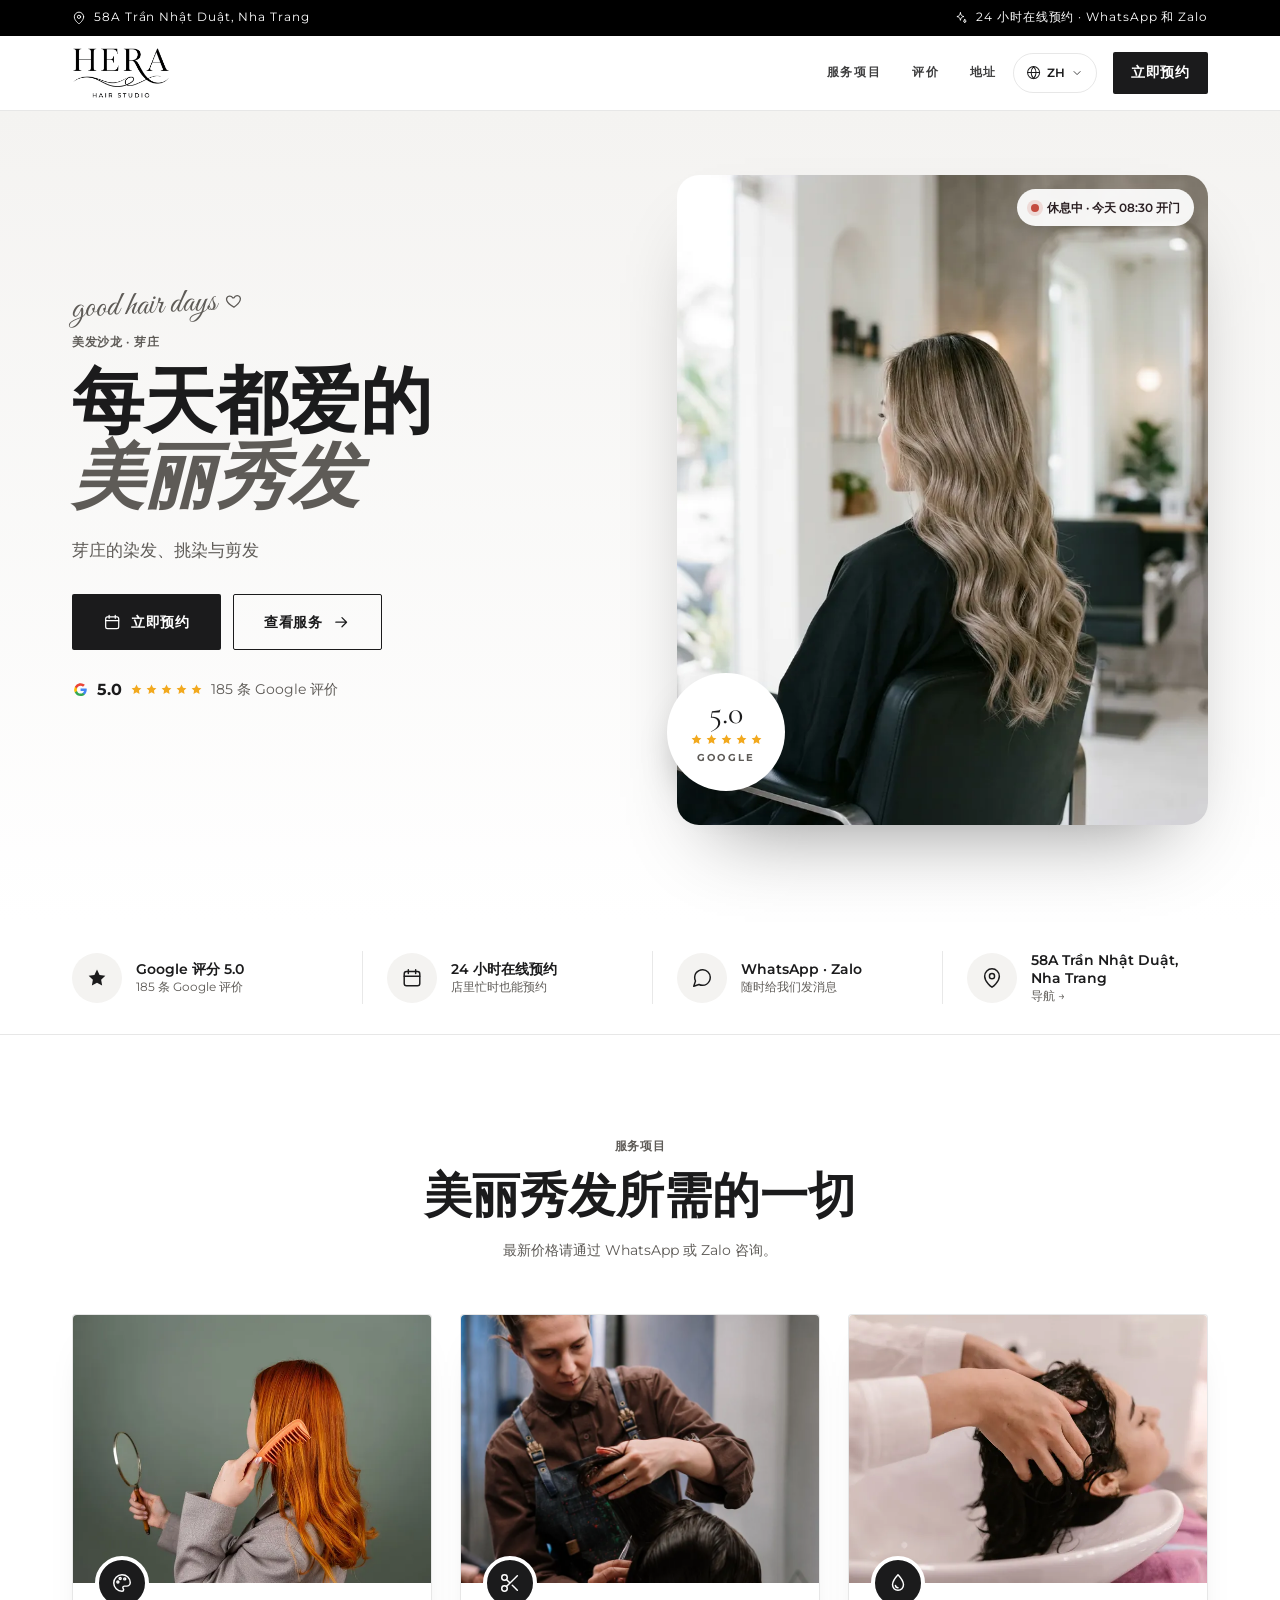
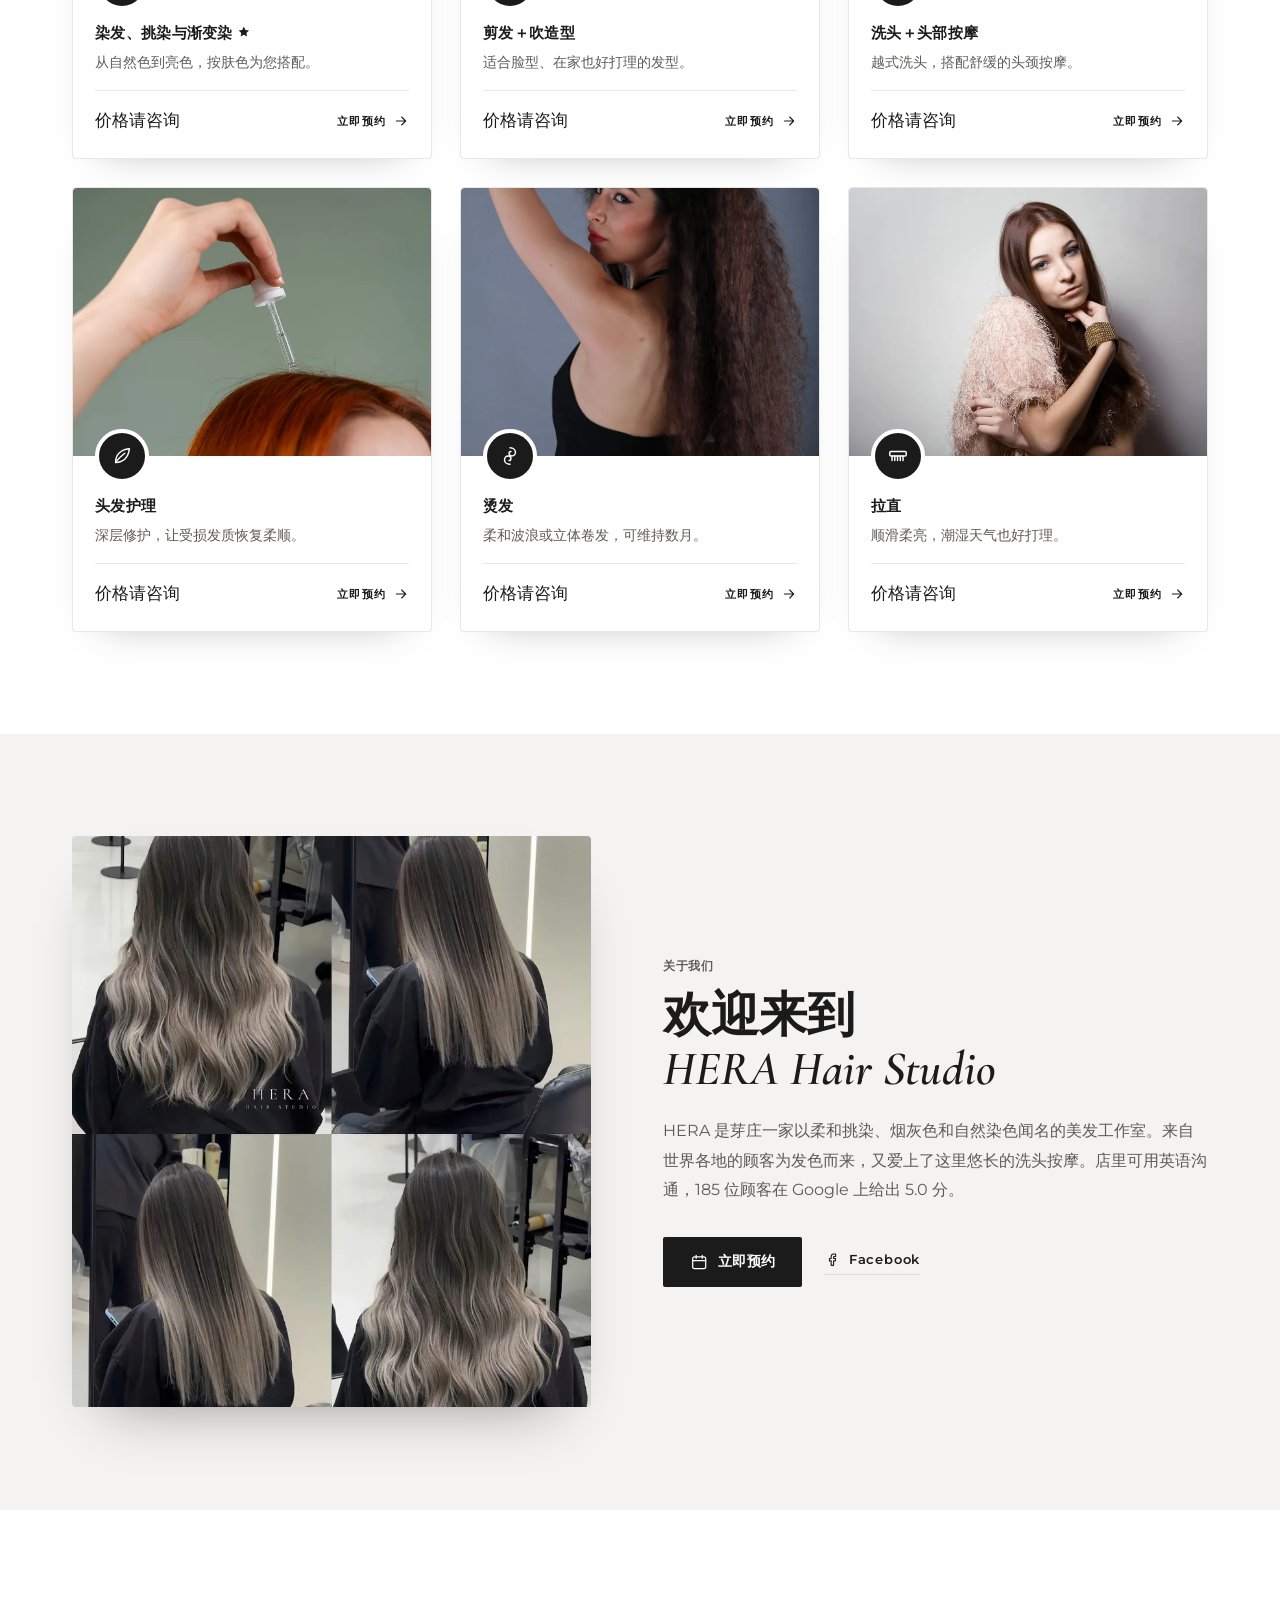
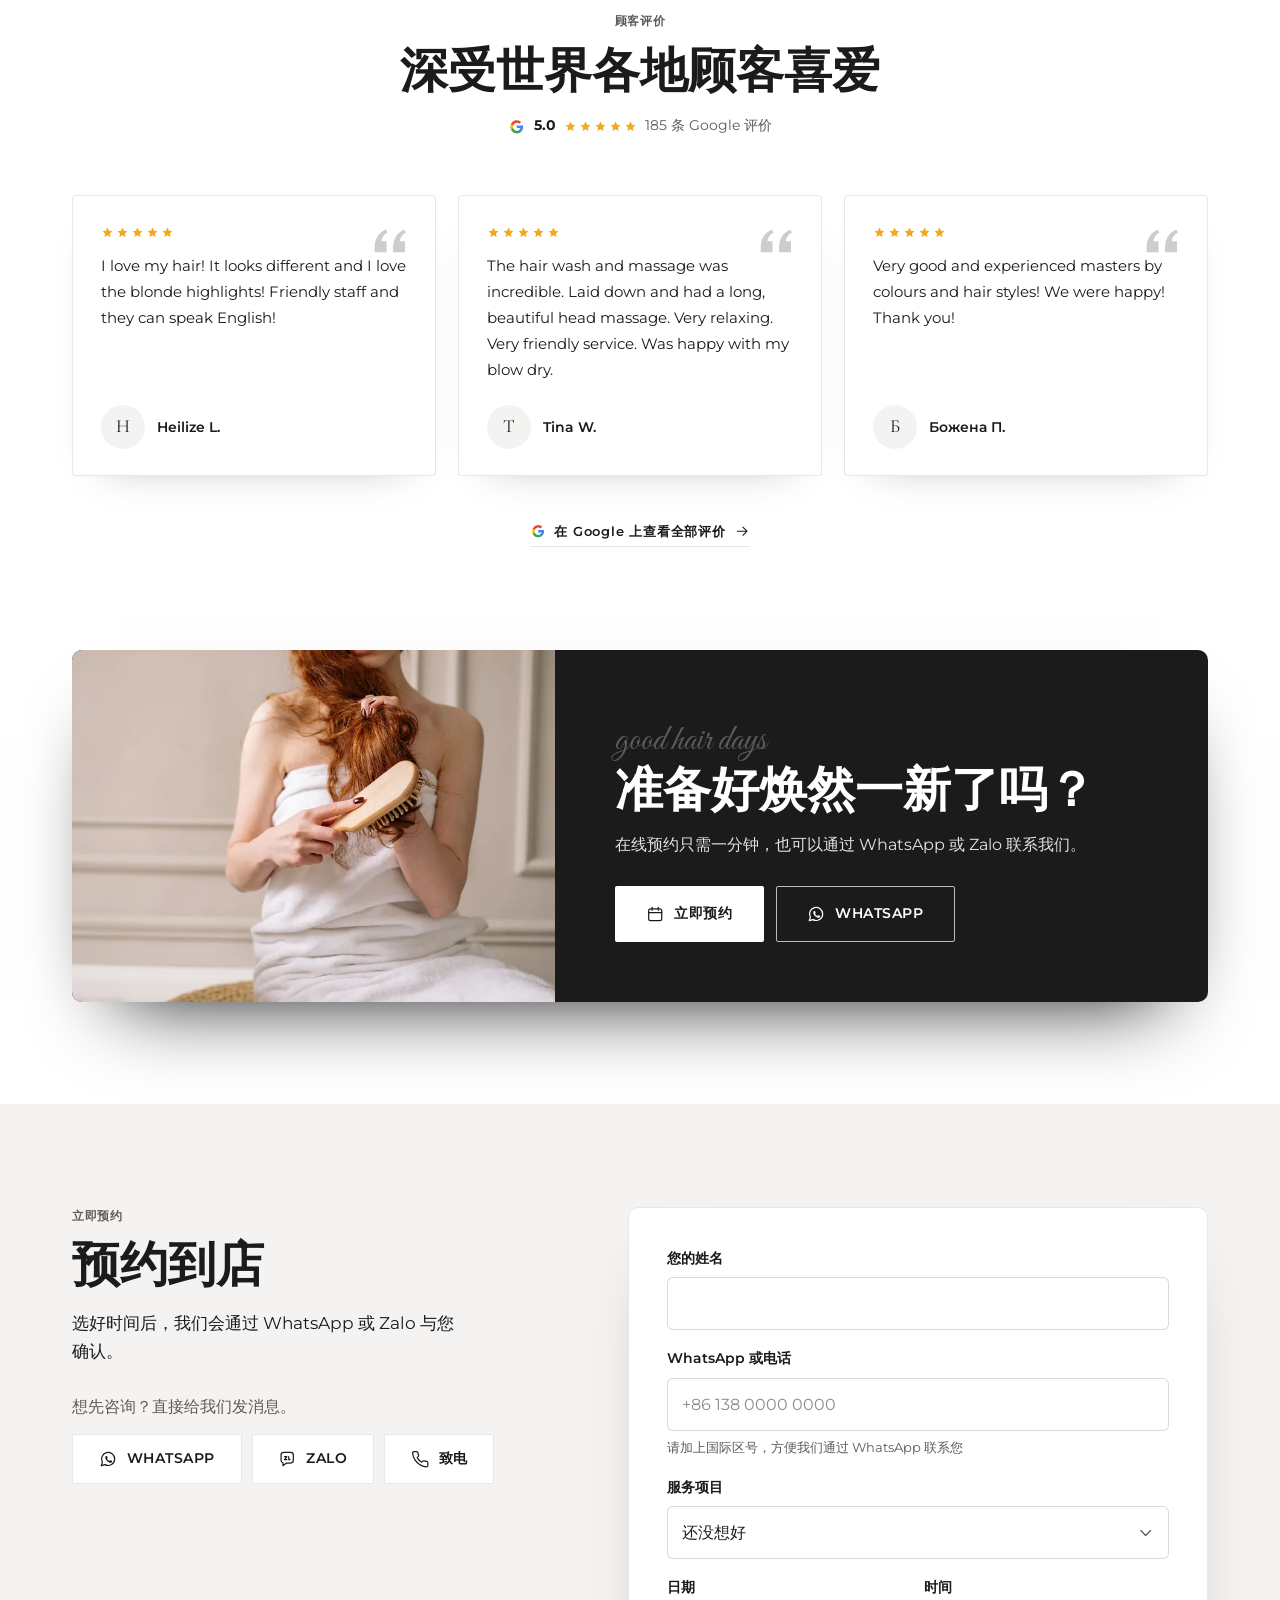
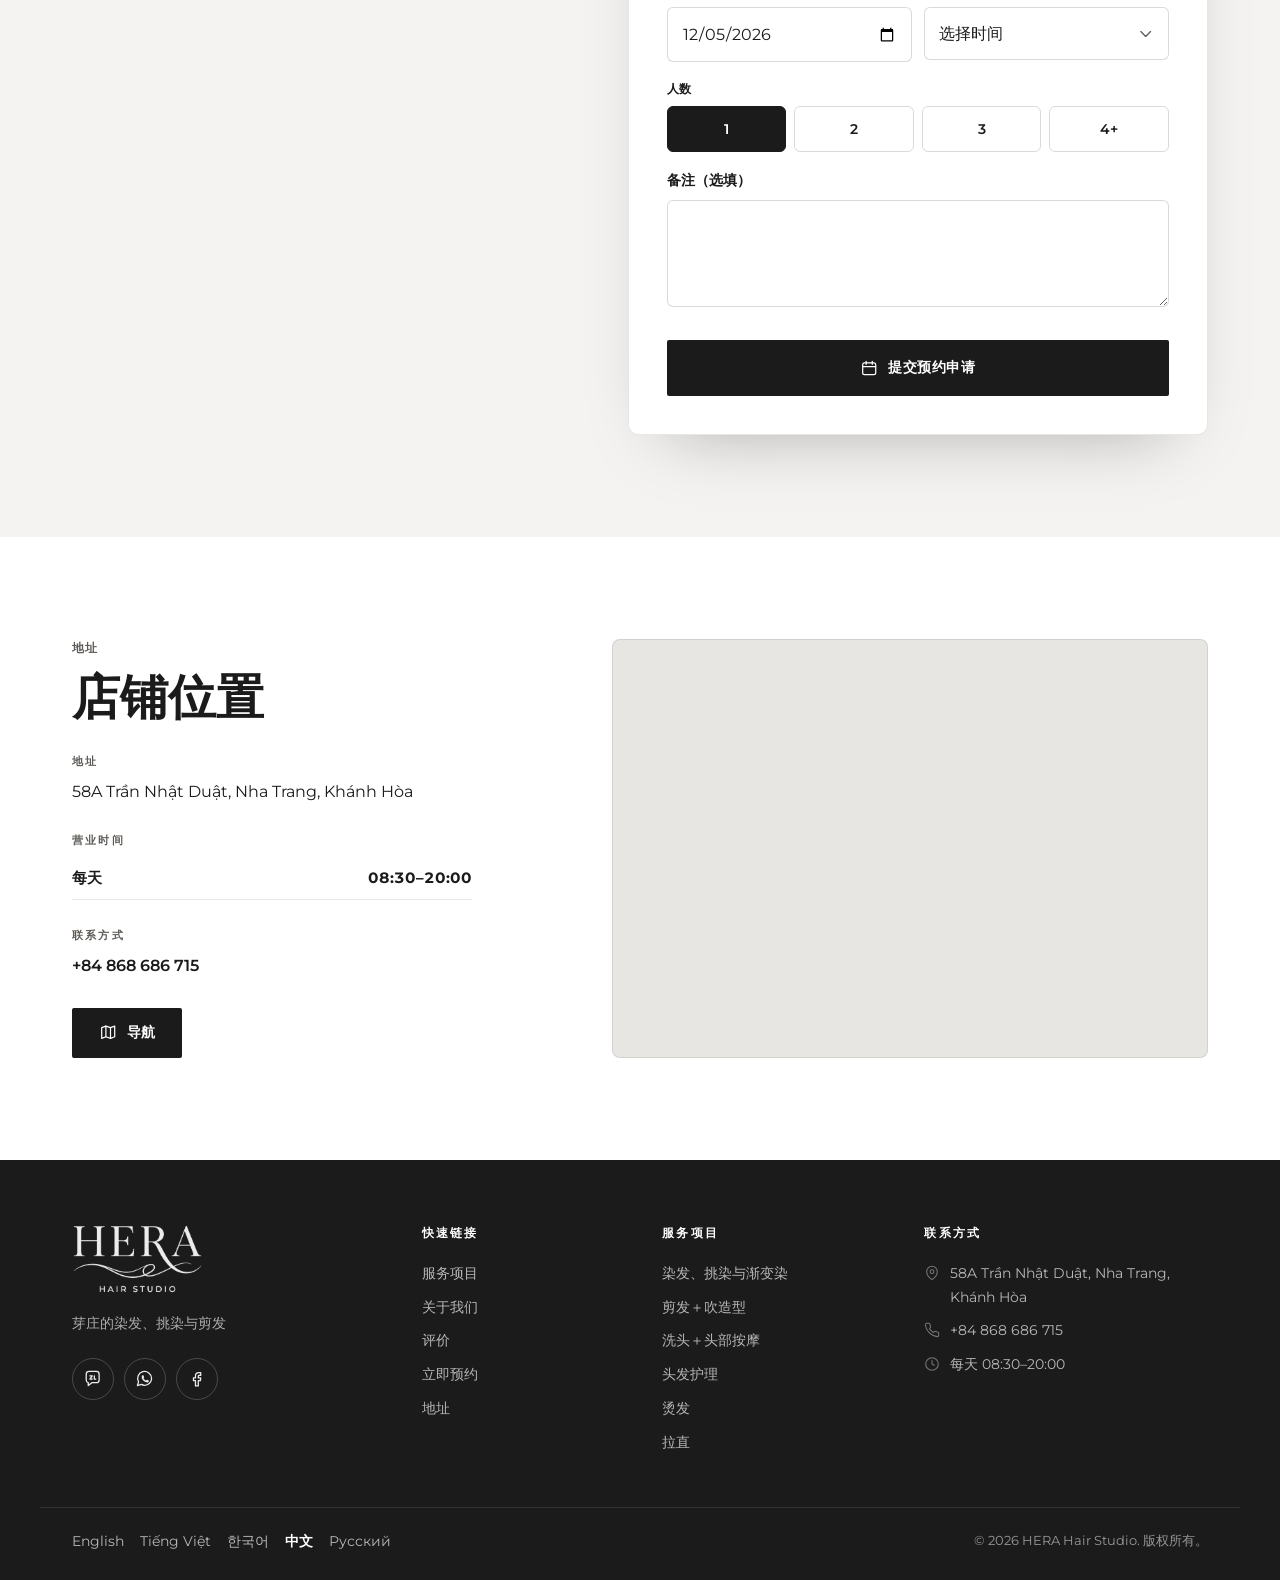
<file: zh/index.html>
<!doctype html>
<html lang="zh" class="theme-ash niche-hair">
<head>
<meta charset="utf-8">
<meta name="viewport" content="width=device-width, initial-scale=1, viewport-fit=cover">
<title>HERA Hair Studio · 美发沙龙 · 芽庄</title>
<meta name="description" content="芽庄的染发、挑染与剪发 · 5.0★ · 185 条 Google 评价">
<meta name="robots" content="noindex,nofollow">
<link rel="canonical" href="https://romans7997.github.io/hera-hair/zh/">
<link rel="alternate" hreflang="en" href="https://romans7997.github.io/hera-hair/">
<link rel="alternate" hreflang="vi" href="https://romans7997.github.io/hera-hair/vi/">
<link rel="alternate" hreflang="ko" href="https://romans7997.github.io/hera-hair/ko/">
<link rel="alternate" hreflang="zh" href="https://romans7997.github.io/hera-hair/zh/">
<link rel="alternate" hreflang="ru" href="https://romans7997.github.io/hera-hair/ru/">
<link rel="alternate" hreflang="x-default" href="https://romans7997.github.io/hera-hair/">
<meta property="og:type" content="website">
<meta property="og:title" content="HERA Hair Studio">
<meta property="og:description" content="芽庄的染发、挑染与剪发">
<meta property="og:image" content="https://romans7997.github.io/hera-hair/img/og.jpg"><meta name="theme-color" content="#FFFFFF">
<link rel="icon" href="../favicon.svg" type="image/svg+xml">
<link rel="preconnect" href="https://fonts.googleapis.com">
<link rel="preconnect" href="https://fonts.gstatic.com" crossorigin>
<link rel="stylesheet" href="https://fonts.googleapis.com/css2?family=Cormorant+Garamond:ital,wght@0,500;0,600;0,700;1,500;1,600&amp;family=Spectral:ital,wght@0,500;0,600;1,500&amp;family=Montserrat:wght@400;500;600;700&amp;family=Great+Vibes&amp;display=swap">
<link rel="stylesheet" href="../assets/site.css?v=e8469594">
<style>:root{ --bg:#FFFFFF;--soft:#F4F3F1;--soft2:#E8E6E3;--surface:#ffffff;--ink:#1B1B1C;--muted:#5E5B57;--line:rgba(27,27,28,.10);--accent:#1B1B1C;--accent-dark:#000000;--accent-ink:#ffffff;--accent-soft:rgba(27,27,28,.06);--footer:#1B1B1C;--footer-ink:#ECEBE8;--radius:4px;--font-head:'Cormorant Garamond',Georgia,'Times New Roman',serif;--font-body:'Montserrat','Apple SD Gothic Neo','Malgun Gothic','Noto Sans KR','PingFang SC','Hiragino Sans GB','Microsoft YaHei','Noto Sans SC',system-ui,-apple-system,'Segoe UI',Roboto,sans-serif;--font-script:'Great Vibes',cursive;--head-weight:600;--head-tracking:0;--em-style:italic;--btn-radius:2px }</style>
<link rel="preload" as="image" href="../img/hero-928.webp" imagesrcset="../img/hero-800.webp 800w, ../img/hero-928.webp 928w" imagesizes="(min-width: 960px) 50vw, 100vw">
<script type="application/ld+json">{"@context": "https://schema.org", "@type": "HairSalon", "name": "HERA Hair Studio", "telephone": "+84868686715", "url": "https://romans7997.github.io/hera-hair/zh/", "address": {"@type": "PostalAddress", "streetAddress": "58A Trần Nhật Duật, Nha Trang, Khánh Hòa", "addressLocality": "Nha Trang", "addressCountry": "VN"}, "openingHoursSpecification": [{"@type": "OpeningHoursSpecification", "dayOfWeek": "Monday", "opens": "08:30", "closes": "20:00"}, {"@type": "OpeningHoursSpecification", "dayOfWeek": "Tuesday", "opens": "08:30", "closes": "20:00"}, {"@type": "OpeningHoursSpecification", "dayOfWeek": "Wednesday", "opens": "08:30", "closes": "20:00"}, {"@type": "OpeningHoursSpecification", "dayOfWeek": "Thursday", "opens": "08:30", "closes": "20:00"}, {"@type": "OpeningHoursSpecification", "dayOfWeek": "Friday", "opens": "08:30", "closes": "20:00"}, {"@type": "OpeningHoursSpecification", "dayOfWeek": "Saturday", "opens": "08:30", "closes": "20:00"}, {"@type": "OpeningHoursSpecification", "dayOfWeek": "Sunday", "opens": "08:30", "closes": "20:00"}], "sameAs": ["https://www.facebook.com/share/1YMXs2Bbc4/", "https://www.google.com/maps/place/?q=place_id:ChIJKav8ae9uhiERvqiGSIZOyHg"], "priceRange": "₫₫", "image": "https://romans7997.github.io/hera-hair/img/hero-928.webp"}</script>
</head>
<body>
<a class="skip" href="#main">跳到正文</a>

<div class="announce"><div class="wrap announce-inner">
  <span class="announce-loc"><svg class="ic" viewBox="0 0 24 24" aria-hidden="true" focusable="false"><path d="M20 10c0 6.5-8 12-8 12s-8-5.5-8-12a8 8 0 0 1 16 0z"/><circle cx="12" cy="10" r="2.8"/></svg>58A Trần Nhật Duật, Nha Trang</span>
  <span class="announce-main"><svg class="ic" viewBox="0 0 24 24" aria-hidden="true" focusable="false"><path d="M11 3c.6 4.2 2.2 5.9 6 6.5-3.8.6-5.4 2.3-6 6.5-.6-4.2-2.2-5.9-6-6.5 3.8-.6 5.4-2.3 6-6.5z"/><path d="M18.5 14.5c.3 1.8 1 2.6 2.5 2.9-1.5.3-2.2 1.1-2.5 2.9-.3-1.8-1-2.6-2.5-2.9 1.5-.3 2.2-1.1 2.5-2.9z"/></svg>24 小时在线预约 · WhatsApp 和 Zalo</span>
</div></div>

<header class="nav" id="top">
  <div class="wrap nav-inner">
    <a class="logo" href="#top" aria-label="HERA Hair Studio">
<img class="logo-img" src="../logo.png" alt="HERA Hair Studio"></a>
    <nav class="nav-links" aria-label="菜单">
      <a href="#services">服务项目</a>
<a href="#reviews">评价</a>      <a href="#visit">地址</a>
    </nav>
    <details class="lang">
      <summary aria-label="语言"><svg class="ic" viewBox="0 0 24 24" aria-hidden="true" focusable="false"><circle cx="12" cy="12" r="9.5"/><path d="M2.5 12h19M12 2.5c2.6 2.8 3.9 6 3.9 9.5S14.6 18.7 12 21.5C9.4 18.7 8.1 15.5 8.1 12S9.4 5.3 12 2.5z"/></svg><span>ZH</span><svg class="ic chev" viewBox="0 0 24 24" aria-hidden="true" focusable="false"><path d="M6 9l6 6 6-6"/></svg></summary>
      <ul class="lang-menu">
<li><a href="../" hreflang="en" lang="en" data-lang="en">English</a></li>
<li><a href="../vi/" hreflang="vi" lang="vi" data-lang="vi">Tiếng Việt</a></li>
<li><a href="../ko/" hreflang="ko" lang="ko" data-lang="ko">한국어</a></li>
<li><a href="../zh/" hreflang="zh" lang="zh" data-lang="zh" aria-current="true">中文</a></li>
<li><a href="../ru/" hreflang="ru" lang="ru" data-lang="ru">Русский</a></li>
      </ul>
    </details>
<a class="btn btn-accent btn-sm nav-book" href="#book">立即预约</a>  </div>
</header>

<main id="main">
  <section class="hero">
    <div class="wrap hero-grid">
      <div class="hero-copy">
        <p class="script hero-script" aria-hidden="true">good hair days <svg class="ic heart" viewBox="0 0 24 24" aria-hidden="true" focusable="false"><path d="M12 20s-7.4-4.5-9.1-9.2C1.7 7.5 3.7 4.6 6.8 4.6c2.1 0 3.6 1.2 4.3 2.7h1.8c.7-1.5 2.2-2.7 4.3-2.7 3.1 0 5.1 2.9 3.9 6.2C19.4 15.5 12 20 12 20z"/></svg></p>
        <p class="eyebrow">美发沙龙 · 芽庄</p>
        <h1 class="hero-title"><span>每天都爱的</span> <em>美丽秀发</em></h1>
        <p class="hero-lead">芽庄的染发、挑染与剪发</p>
        <div class="hero-cta">
<a class="btn btn-accent btn-lg" href="#book"><svg class="ic" viewBox="0 0 24 24" aria-hidden="true" focusable="false"><rect x="3.5" y="5" width="17" height="15.5" rx="2.5"/><path d="M8 3v4M16 3v4M3.5 10h17"/></svg><span>立即预约</span></a>          <a class="btn btn-outline btn-lg" href="#services"><span>查看服务</span><svg class="ic" viewBox="0 0 24 24" aria-hidden="true" focusable="false"><path d="M5 12h14M13 6l6 6-6 6"/></svg></a>
        </div>
        <a class="hero-rating" href="https://www.google.com/maps/place/?q=place_id:ChIJKav8ae9uhiERvqiGSIZOyHg" target="_blank" rel="noopener">
          <svg class="ic g" viewBox="0 0 24 24" aria-hidden="true" focusable="false"><path d="M20.6 12.2c0-.6-.1-1.2-.2-1.8H12v3.4h4.8a4.1 4.1 0 0 1-1.8 2.7v2.2h2.9c1.7-1.6 2.7-3.9 2.7-6.5z" class="fill g1"/><path d="M12 21c2.4 0 4.5-.8 5.9-2.2L15 16.6c-.8.5-1.8.9-3 .9-2.3 0-4.3-1.6-5-3.7H4v2.3A9 9 0 0 0 12 21z" class="fill g2"/><path d="M7 13.8a5.4 5.4 0 0 1 0-3.5V8H4a9 9 0 0 0 0 8.1z" class="fill g3"/><path d="M12 6.6c1.3 0 2.5.5 3.4 1.3l2.6-2.6A9 9 0 0 0 4 8l3 2.3c.7-2.1 2.7-3.7 5-3.7z" class="fill g4"/></svg><strong>5.0</strong><span class="stars xs" role="img" aria-label="5.0 / 5"><svg class="st" viewBox="0 0 24 24" aria-hidden="true" focusable="false"><path class="fill" d="M12 2.8l2.8 5.8 6.3.9-4.6 4.4 1.1 6.3L12 17.2l-5.6 3 1.1-6.3L2.9 9.5l6.3-.9z"/></svg><svg class="st" viewBox="0 0 24 24" aria-hidden="true" focusable="false"><path class="fill" d="M12 2.8l2.8 5.8 6.3.9-4.6 4.4 1.1 6.3L12 17.2l-5.6 3 1.1-6.3L2.9 9.5l6.3-.9z"/></svg><svg class="st" viewBox="0 0 24 24" aria-hidden="true" focusable="false"><path class="fill" d="M12 2.8l2.8 5.8 6.3.9-4.6 4.4 1.1 6.3L12 17.2l-5.6 3 1.1-6.3L2.9 9.5l6.3-.9z"/></svg><svg class="st" viewBox="0 0 24 24" aria-hidden="true" focusable="false"><path class="fill" d="M12 2.8l2.8 5.8 6.3.9-4.6 4.4 1.1 6.3L12 17.2l-5.6 3 1.1-6.3L2.9 9.5l6.3-.9z"/></svg><svg class="st" viewBox="0 0 24 24" aria-hidden="true" focusable="false"><path class="fill" d="M12 2.8l2.8 5.8 6.3.9-4.6 4.4 1.1 6.3L12 17.2l-5.6 3 1.1-6.3L2.9 9.5l6.3-.9z"/></svg></span><span>185 条 Google 评价</span>
        </a>
      </div>
      <div class="hero-media">
        <div class="hero-frame"><img class="hero-img" src="../img/hero-928.webp" srcset="../img/hero-800.webp 800w, ../img/hero-928.webp 928w" sizes="(min-width: 960px) 50vw, 100vw" alt="HERA Hair Studio" width="928" height="1152" fetchpriority="high" style="object-position:50% 35%"></div>
        <div class="hero-badge" aria-hidden="true">
          <span class="hb-num">5.0</span>
          <span class="stars xs" role="img" aria-label="5.0 / 5"><svg class="st" viewBox="0 0 24 24" aria-hidden="true" focusable="false"><path class="fill" d="M12 2.8l2.8 5.8 6.3.9-4.6 4.4 1.1 6.3L12 17.2l-5.6 3 1.1-6.3L2.9 9.5l6.3-.9z"/></svg><svg class="st" viewBox="0 0 24 24" aria-hidden="true" focusable="false"><path class="fill" d="M12 2.8l2.8 5.8 6.3.9-4.6 4.4 1.1 6.3L12 17.2l-5.6 3 1.1-6.3L2.9 9.5l6.3-.9z"/></svg><svg class="st" viewBox="0 0 24 24" aria-hidden="true" focusable="false"><path class="fill" d="M12 2.8l2.8 5.8 6.3.9-4.6 4.4 1.1 6.3L12 17.2l-5.6 3 1.1-6.3L2.9 9.5l6.3-.9z"/></svg><svg class="st" viewBox="0 0 24 24" aria-hidden="true" focusable="false"><path class="fill" d="M12 2.8l2.8 5.8 6.3.9-4.6 4.4 1.1 6.3L12 17.2l-5.6 3 1.1-6.3L2.9 9.5l6.3-.9z"/></svg><svg class="st" viewBox="0 0 24 24" aria-hidden="true" focusable="false"><path class="fill" d="M12 2.8l2.8 5.8 6.3.9-4.6 4.4 1.1 6.3L12 17.2l-5.6 3 1.1-6.3L2.9 9.5l6.3-.9z"/></svg></span>
          <span class="hb-txt">Google</span>
        </div>
        <div class="hero-open"><span id="open-status" class="open-status">每天 · 08:30–20:00</span></div>
      </div>
    </div>
  </section>

  <section class="trust" aria-label="联系方式">
    <div class="wrap trust-grid">
<div class="trust-item"><span class="trust-ic"><svg class="ic" viewBox="0 0 24 24" aria-hidden="true" focusable="false"><path class="fill" d="M12 2.8l2.8 5.8 6.3.9-4.6 4.4 1.1 6.3L12 17.2l-5.6 3 1.1-6.3L2.9 9.5l6.3-.9z"/></svg></span><div><strong>Google 评分 5.0</strong><span>185 条 Google 评价</span></div></div>      <div class="trust-item"><span class="trust-ic"><svg class="ic" viewBox="0 0 24 24" aria-hidden="true" focusable="false"><rect x="3.5" y="5" width="17" height="15.5" rx="2.5"/><path d="M8 3v4M16 3v4M3.5 10h17"/></svg></span><div><strong>24 小时在线预约</strong><span>店里忙时也能预约</span></div></div>
      <div class="trust-item"><span class="trust-ic"><svg class="ic" viewBox="0 0 24 24" aria-hidden="true" focusable="false"><path d="M21 11.5a8.4 8.4 0 0 1-.9 3.8 8.5 8.5 0 0 1-7.6 4.7 8.4 8.4 0 0 1-3.8-.9L3 21l1.9-5.7a8.4 8.4 0 0 1-.9-3.8 8.5 8.5 0 0 1 4.7-7.6 8.4 8.4 0 0 1 3.8-.9h.5a8.5 8.5 0 0 1 8 8z"/></svg></span><div><strong>WhatsApp · Zalo</strong><span>随时给我们发消息</span></div></div>
      <a class="trust-item" href="https://www.google.com/maps/dir/?api=1&amp;destination=HERA+Hair+Studio%2C+58A+Tr%E1%BA%A7n+Nh%E1%BA%ADt+Du%E1%BA%ADt%2C+Nha+Trang%2C+Kh%C3%A1nh+H%C3%B2a&amp;destination_place_id=ChIJKav8ae9uhiERvqiGSIZOyHg" target="_blank" rel="noopener"><span class="trust-ic"><svg class="ic" viewBox="0 0 24 24" aria-hidden="true" focusable="false"><path d="M20 10c0 6.5-8 12-8 12s-8-5.5-8-12a8 8 0 0 1 16 0z"/><circle cx="12" cy="10" r="2.8"/></svg></span><div><strong>58A Trần Nhật Duật, Nha Trang</strong><span>导航 →</span></div></a>
    </div>
  </section>

  <section class="section services" id="services">
    <div class="wrap">
      <header class="section-head center">
        <p class="eyebrow">服务项目</p>
        <h2>美丽秀发所需的一切</h2>
        <p class="section-note">最新价格请通过 WhatsApp 或 Zalo 咨询。</p>
      </header>
      <div class="cards n6">
        <article class="card">
          <div class="card-media"><img src="../img/s0-0-1600.webp" srcset="../img/s0-0-800.webp 800w, ../img/s0-0-1600.webp 1600w" sizes="(min-width: 960px) 30vw, (min-width: 640px) 45vw, 90vw" alt="HERA Hair Studio" width="1600" height="1067" loading="lazy" decoding="async"></div>
          <span class="card-ic"><svg class="ic" viewBox="0 0 24 24" aria-hidden="true" focusable="false"><path d="M12 3a9 9 0 1 0 0 18c1.2 0 1.8-.8 1.8-1.6 0-1.1-.9-1.4-.9-2.4 0-1 .8-1.6 1.8-1.6H17a4 4 0 0 0 4-4C21 6.6 17 3 12 3z"/><circle cx="7.5" cy="11" r="1.1"/><circle cx="10" cy="7" r="1.1"/><circle cx="15" cy="7.5" r="1.1"/></svg></span>
          <div class="card-body">
            <h3>染发、挑染与渐变染 <span class="card-pop"><svg class="ic" viewBox="0 0 24 24" aria-hidden="true" focusable="false"><path class="fill" d="M12 2.8l2.8 5.8 6.3.9-4.6 4.4 1.1 6.3L12 17.2l-5.6 3 1.1-6.3L2.9 9.5l6.3-.9z"/></svg></span></h3>
<p>从自然色到亮色，按肤色为您搭配。</p>            <div class="card-foot">
              <span class="card-price">价格请咨询</span>
<a class="card-link" href="#book" data-service="s0-0">立即预约 <svg class="ic" viewBox="0 0 24 24" aria-hidden="true" focusable="false"><path d="M5 12h14M13 6l6 6-6 6"/></svg></a>            </div>
          </div>
        </article>
        <article class="card">
          <div class="card-media"><img src="../img/s0-1-1600.webp" srcset="../img/s0-1-800.webp 800w, ../img/s0-1-1600.webp 1600w" sizes="(min-width: 960px) 30vw, (min-width: 640px) 45vw, 90vw" alt="HERA Hair Studio" width="1600" height="2400" loading="lazy" decoding="async"></div>
          <span class="card-ic"><svg class="ic" viewBox="0 0 24 24" aria-hidden="true" focusable="false"><circle cx="6" cy="6" r="3"/><circle cx="6" cy="18" r="3"/><path d="M20 4 8.1 15.9M14.5 14.5 20 20M8.1 8.1 12 12"/></svg></span>
          <div class="card-body">
            <h3>剪发＋吹造型</h3>
<p>适合脸型、在家也好打理的发型。</p>            <div class="card-foot">
              <span class="card-price">价格请咨询</span>
<a class="card-link" href="#book" data-service="s0-1">立即预约 <svg class="ic" viewBox="0 0 24 24" aria-hidden="true" focusable="false"><path d="M5 12h14M13 6l6 6-6 6"/></svg></a>            </div>
          </div>
        </article>
        <article class="card">
          <div class="card-media"><img src="../img/s0-2-1600.webp" srcset="../img/s0-2-800.webp 800w, ../img/s0-2-1600.webp 1600w" sizes="(min-width: 960px) 30vw, (min-width: 640px) 45vw, 90vw" alt="HERA Hair Studio" width="1600" height="1067" loading="lazy" decoding="async"></div>
          <span class="card-ic"><svg class="ic" viewBox="0 0 24 24" aria-hidden="true" focusable="false"><path d="M12 3s6 6.4 6 11a6 6 0 0 1-12 0c0-4.6 6-11 6-11z"/><path d="M9.2 14.6a2.9 2.9 0 0 0 2.8 2.6"/></svg></span>
          <div class="card-body">
            <h3>洗头＋头部按摩</h3>
<p>越式洗头，搭配舒缓的头颈按摩。</p>            <div class="card-foot">
              <span class="card-price">价格请咨询</span>
<a class="card-link" href="#book" data-service="s0-2">立即预约 <svg class="ic" viewBox="0 0 24 24" aria-hidden="true" focusable="false"><path d="M5 12h14M13 6l6 6-6 6"/></svg></a>            </div>
          </div>
        </article>
        <article class="card">
          <div class="card-media"><img src="../img/s0-3-1600.webp" srcset="../img/s0-3-800.webp 800w, ../img/s0-3-1600.webp 1600w" sizes="(min-width: 960px) 30vw, (min-width: 640px) 45vw, 90vw" alt="HERA Hair Studio" width="1600" height="1067" loading="lazy" decoding="async"></div>
          <span class="card-ic"><svg class="ic" viewBox="0 0 24 24" aria-hidden="true" focusable="false"><path d="M5 19c0-8 5-14 15-15-1 10-7 15-15 15z"/><path d="M5 19c3-4 6-7 10-10"/></svg></span>
          <div class="card-body">
            <h3>头发护理</h3>
<p>深层修护，让受损发质恢复柔顺。</p>            <div class="card-foot">
              <span class="card-price">价格请咨询</span>
<a class="card-link" href="#book" data-service="s0-3">立即预约 <svg class="ic" viewBox="0 0 24 24" aria-hidden="true" focusable="false"><path d="M5 12h14M13 6l6 6-6 6"/></svg></a>            </div>
          </div>
        </article>
        <article class="card">
          <div class="card-media"><img src="../img/s0-4-1600.webp" srcset="../img/s0-4-800.webp 800w, ../img/s0-4-1600.webp 1600w" sizes="(min-width: 960px) 30vw, (min-width: 640px) 45vw, 90vw" alt="HERA Hair Studio" width="1600" height="2400" loading="lazy" decoding="async"></div>
          <span class="card-ic"><svg class="ic" viewBox="0 0 24 24" aria-hidden="true" focusable="false"><path d="M12 21c-4 0-6-2.5-6-5s2-4 4-4 3 1.5 3 3-1 2-2 2"/><path d="M12 3c4 0 6 2.5 6 5s-2 4-4 4-3-1.5-3-3 1-2 2-2"/></svg></span>
          <div class="card-body">
            <h3>烫发</h3>
<p>柔和波浪或立体卷发，可维持数月。</p>            <div class="card-foot">
              <span class="card-price">价格请咨询</span>
<a class="card-link" href="#book" data-service="s0-4">立即预约 <svg class="ic" viewBox="0 0 24 24" aria-hidden="true" focusable="false"><path d="M5 12h14M13 6l6 6-6 6"/></svg></a>            </div>
          </div>
        </article>
        <article class="card">
          <div class="card-media"><img src="../img/s0-5-1600.webp" srcset="../img/s0-5-800.webp 800w, ../img/s0-5-1600.webp 1600w" sizes="(min-width: 960px) 30vw, (min-width: 640px) 45vw, 90vw" alt="HERA Hair Studio" width="1600" height="1067" loading="lazy" decoding="async"></div>
          <span class="card-ic"><svg class="ic" viewBox="0 0 24 24" aria-hidden="true" focusable="false"><rect x="3" y="7" width="18" height="5" rx="1.5"/><path d="M5.5 12v5M8.5 12v5M11.5 12v5M14.5 12v5M17.5 12v5"/></svg></span>
          <div class="card-body">
            <h3>拉直</h3>
<p>顺滑柔亮，潮湿天气也好打理。</p>            <div class="card-foot">
              <span class="card-price">价格请咨询</span>
<a class="card-link" href="#book" data-service="s0-5">立即预约 <svg class="ic" viewBox="0 0 24 24" aria-hidden="true" focusable="false"><path d="M5 12h14M13 6l6 6-6 6"/></svg></a>            </div>
          </div>
        </article>
      </div>
    </div>
  </section>

  <section class="section about" id="about">
    <div class="wrap about-grid">
      <div class="about-media"><img src="../img/about-900.webp" srcset="../img/about-800.webp 800w, ../img/about-900.webp 900w" sizes="(min-width: 960px) 45vw, 100vw" alt="HERA Hair Studio" width="900" height="1200" loading="lazy" decoding="async" style="object-position:50% 40%"></div>
      <div class="about-copy">
        <p class="eyebrow">关于我们</p>
        <h2>欢迎来到 <em>HERA Hair Studio</em></h2>
<p class="about-text">HERA 是芽庄一家以柔和挑染、烟灰色和自然染色闻名的美发工作室。来自世界各地的顾客为发色而来，又爱上了这里悠长的洗头按摩。店里可用英语沟通，185 位顾客在 Google 上给出 5.0 分。</p>        <div class="about-cta">
<a class="btn btn-accent" href="#book"><svg class="ic" viewBox="0 0 24 24" aria-hidden="true" focusable="false"><rect x="3.5" y="5" width="17" height="15.5" rx="2.5"/><path d="M8 3v4M16 3v4M3.5 10h17"/></svg><span>立即预约</span></a><a class="link-arrow" href="https://www.facebook.com/share/1YMXs2Bbc4/" target="_blank" rel="noopener"><svg class="ic" viewBox="0 0 24 24" aria-hidden="true" focusable="false"><path d="M14.5 8H17V4.5h-2.5c-2.5 0-4 1.6-4 4.1V11H8v3.5h2.5V21H14v-6.5h2.6l.4-3.5h-3V9c0-.6.4-1 1-1z"/></svg><span>Facebook</span></a>        </div>
      </div>
    </div>
  </section>


  <section class="section reviews" id="reviews">
    <div class="wrap">
      <header class="section-head center">
        <p class="eyebrow">顾客评价</p>
        <h2>深受世界各地顾客喜爱</h2>
<p class="rv-summary"><svg class="ic g" viewBox="0 0 24 24" aria-hidden="true" focusable="false"><path d="M20.6 12.2c0-.6-.1-1.2-.2-1.8H12v3.4h4.8a4.1 4.1 0 0 1-1.8 2.7v2.2h2.9c1.7-1.6 2.7-3.9 2.7-6.5z" class="fill g1"/><path d="M12 21c2.4 0 4.5-.8 5.9-2.2L15 16.6c-.8.5-1.8.9-3 .9-2.3 0-4.3-1.6-5-3.7H4v2.3A9 9 0 0 0 12 21z" class="fill g2"/><path d="M7 13.8a5.4 5.4 0 0 1 0-3.5V8H4a9 9 0 0 0 0 8.1z" class="fill g3"/><path d="M12 6.6c1.3 0 2.5.5 3.4 1.3l2.6-2.6A9 9 0 0 0 4 8l3 2.3c.7-2.1 2.7-3.7 5-3.7z" class="fill g4"/></svg><strong>5.0</strong><span class="stars xs" role="img" aria-label="5.0 / 5"><svg class="st" viewBox="0 0 24 24" aria-hidden="true" focusable="false"><path class="fill" d="M12 2.8l2.8 5.8 6.3.9-4.6 4.4 1.1 6.3L12 17.2l-5.6 3 1.1-6.3L2.9 9.5l6.3-.9z"/></svg><svg class="st" viewBox="0 0 24 24" aria-hidden="true" focusable="false"><path class="fill" d="M12 2.8l2.8 5.8 6.3.9-4.6 4.4 1.1 6.3L12 17.2l-5.6 3 1.1-6.3L2.9 9.5l6.3-.9z"/></svg><svg class="st" viewBox="0 0 24 24" aria-hidden="true" focusable="false"><path class="fill" d="M12 2.8l2.8 5.8 6.3.9-4.6 4.4 1.1 6.3L12 17.2l-5.6 3 1.1-6.3L2.9 9.5l6.3-.9z"/></svg><svg class="st" viewBox="0 0 24 24" aria-hidden="true" focusable="false"><path class="fill" d="M12 2.8l2.8 5.8 6.3.9-4.6 4.4 1.1 6.3L12 17.2l-5.6 3 1.1-6.3L2.9 9.5l6.3-.9z"/></svg><svg class="st" viewBox="0 0 24 24" aria-hidden="true" focusable="false"><path class="fill" d="M12 2.8l2.8 5.8 6.3.9-4.6 4.4 1.1 6.3L12 17.2l-5.6 3 1.1-6.3L2.9 9.5l6.3-.9z"/></svg></span><span>185 条 Google 评价</span></p>      </header>
      <div class="rv-cards">
        <figure class="rv-card">
          <span class="rv-quote"><svg class="ic" viewBox="0 0 24 24" aria-hidden="true" focusable="false"><path class="fill" d="M4 17.5c0-4.6 2.3-8 5.9-9.4l.8 1.5c-2 1.1-3.1 2.8-3.2 4.6h2.7V20H4zm9.6 0c0-4.6 2.3-8 5.9-9.4l.8 1.5c-2 1.1-3.1 2.8-3.2 4.6h2.7V20h-6.2z"/></svg></span>
          <span class="stars xs" role="img" aria-label="5 / 5"><svg class="st" viewBox="0 0 24 24" aria-hidden="true" focusable="false"><path class="fill" d="M12 2.8l2.8 5.8 6.3.9-4.6 4.4 1.1 6.3L12 17.2l-5.6 3 1.1-6.3L2.9 9.5l6.3-.9z"/></svg><svg class="st" viewBox="0 0 24 24" aria-hidden="true" focusable="false"><path class="fill" d="M12 2.8l2.8 5.8 6.3.9-4.6 4.4 1.1 6.3L12 17.2l-5.6 3 1.1-6.3L2.9 9.5l6.3-.9z"/></svg><svg class="st" viewBox="0 0 24 24" aria-hidden="true" focusable="false"><path class="fill" d="M12 2.8l2.8 5.8 6.3.9-4.6 4.4 1.1 6.3L12 17.2l-5.6 3 1.1-6.3L2.9 9.5l6.3-.9z"/></svg><svg class="st" viewBox="0 0 24 24" aria-hidden="true" focusable="false"><path class="fill" d="M12 2.8l2.8 5.8 6.3.9-4.6 4.4 1.1 6.3L12 17.2l-5.6 3 1.1-6.3L2.9 9.5l6.3-.9z"/></svg><svg class="st" viewBox="0 0 24 24" aria-hidden="true" focusable="false"><path class="fill" d="M12 2.8l2.8 5.8 6.3.9-4.6 4.4 1.1 6.3L12 17.2l-5.6 3 1.1-6.3L2.9 9.5l6.3-.9z"/></svg></span>
          <blockquote lang="en">I love my hair! It looks different and I love the blonde highlights! Friendly staff and they can speak English!</blockquote>
          <figcaption><span class="rv-avatar" aria-hidden="true">H</span><span class="rv-name">Heilize L.</span></figcaption>
        </figure>
        <figure class="rv-card">
          <span class="rv-quote"><svg class="ic" viewBox="0 0 24 24" aria-hidden="true" focusable="false"><path class="fill" d="M4 17.5c0-4.6 2.3-8 5.9-9.4l.8 1.5c-2 1.1-3.1 2.8-3.2 4.6h2.7V20H4zm9.6 0c0-4.6 2.3-8 5.9-9.4l.8 1.5c-2 1.1-3.1 2.8-3.2 4.6h2.7V20h-6.2z"/></svg></span>
          <span class="stars xs" role="img" aria-label="5 / 5"><svg class="st" viewBox="0 0 24 24" aria-hidden="true" focusable="false"><path class="fill" d="M12 2.8l2.8 5.8 6.3.9-4.6 4.4 1.1 6.3L12 17.2l-5.6 3 1.1-6.3L2.9 9.5l6.3-.9z"/></svg><svg class="st" viewBox="0 0 24 24" aria-hidden="true" focusable="false"><path class="fill" d="M12 2.8l2.8 5.8 6.3.9-4.6 4.4 1.1 6.3L12 17.2l-5.6 3 1.1-6.3L2.9 9.5l6.3-.9z"/></svg><svg class="st" viewBox="0 0 24 24" aria-hidden="true" focusable="false"><path class="fill" d="M12 2.8l2.8 5.8 6.3.9-4.6 4.4 1.1 6.3L12 17.2l-5.6 3 1.1-6.3L2.9 9.5l6.3-.9z"/></svg><svg class="st" viewBox="0 0 24 24" aria-hidden="true" focusable="false"><path class="fill" d="M12 2.8l2.8 5.8 6.3.9-4.6 4.4 1.1 6.3L12 17.2l-5.6 3 1.1-6.3L2.9 9.5l6.3-.9z"/></svg><svg class="st" viewBox="0 0 24 24" aria-hidden="true" focusable="false"><path class="fill" d="M12 2.8l2.8 5.8 6.3.9-4.6 4.4 1.1 6.3L12 17.2l-5.6 3 1.1-6.3L2.9 9.5l6.3-.9z"/></svg></span>
          <blockquote lang="en">The hair wash and massage was incredible. Laid down and had a long, beautiful head massage. Very relaxing. Very friendly service. Was happy with my blow dry.</blockquote>
          <figcaption><span class="rv-avatar" aria-hidden="true">T</span><span class="rv-name">Tina W.</span></figcaption>
        </figure>
        <figure class="rv-card">
          <span class="rv-quote"><svg class="ic" viewBox="0 0 24 24" aria-hidden="true" focusable="false"><path class="fill" d="M4 17.5c0-4.6 2.3-8 5.9-9.4l.8 1.5c-2 1.1-3.1 2.8-3.2 4.6h2.7V20H4zm9.6 0c0-4.6 2.3-8 5.9-9.4l.8 1.5c-2 1.1-3.1 2.8-3.2 4.6h2.7V20h-6.2z"/></svg></span>
          <span class="stars xs" role="img" aria-label="5 / 5"><svg class="st" viewBox="0 0 24 24" aria-hidden="true" focusable="false"><path class="fill" d="M12 2.8l2.8 5.8 6.3.9-4.6 4.4 1.1 6.3L12 17.2l-5.6 3 1.1-6.3L2.9 9.5l6.3-.9z"/></svg><svg class="st" viewBox="0 0 24 24" aria-hidden="true" focusable="false"><path class="fill" d="M12 2.8l2.8 5.8 6.3.9-4.6 4.4 1.1 6.3L12 17.2l-5.6 3 1.1-6.3L2.9 9.5l6.3-.9z"/></svg><svg class="st" viewBox="0 0 24 24" aria-hidden="true" focusable="false"><path class="fill" d="M12 2.8l2.8 5.8 6.3.9-4.6 4.4 1.1 6.3L12 17.2l-5.6 3 1.1-6.3L2.9 9.5l6.3-.9z"/></svg><svg class="st" viewBox="0 0 24 24" aria-hidden="true" focusable="false"><path class="fill" d="M12 2.8l2.8 5.8 6.3.9-4.6 4.4 1.1 6.3L12 17.2l-5.6 3 1.1-6.3L2.9 9.5l6.3-.9z"/></svg><svg class="st" viewBox="0 0 24 24" aria-hidden="true" focusable="false"><path class="fill" d="M12 2.8l2.8 5.8 6.3.9-4.6 4.4 1.1 6.3L12 17.2l-5.6 3 1.1-6.3L2.9 9.5l6.3-.9z"/></svg></span>
          <blockquote lang="en">Very good and experienced masters by colours and hair styles! We were happy! Thank you!</blockquote>
          <figcaption><span class="rv-avatar" aria-hidden="true">Б</span><span class="rv-name">Божена П.</span></figcaption>
        </figure>
      </div>
<div class="center-cta"><a class="link-arrow" href="https://www.google.com/maps/place/?q=place_id:ChIJKav8ae9uhiERvqiGSIZOyHg" target="_blank" rel="noopener"><svg class="ic g" viewBox="0 0 24 24" aria-hidden="true" focusable="false"><path d="M20.6 12.2c0-.6-.1-1.2-.2-1.8H12v3.4h4.8a4.1 4.1 0 0 1-1.8 2.7v2.2h2.9c1.7-1.6 2.7-3.9 2.7-6.5z" class="fill g1"/><path d="M12 21c2.4 0 4.5-.8 5.9-2.2L15 16.6c-.8.5-1.8.9-3 .9-2.3 0-4.3-1.6-5-3.7H4v2.3A9 9 0 0 0 12 21z" class="fill g2"/><path d="M7 13.8a5.4 5.4 0 0 1 0-3.5V8H4a9 9 0 0 0 0 8.1z" class="fill g3"/><path d="M12 6.6c1.3 0 2.5.5 3.4 1.3l2.6-2.6A9 9 0 0 0 4 8l3 2.3c.7-2.1 2.7-3.7 5-3.7z" class="fill g4"/></svg><span>在 Google 上查看全部评价</span><svg class="ic" viewBox="0 0 24 24" aria-hidden="true" focusable="false"><path d="M5 12h14M13 6l6 6-6 6"/></svg></a></div>    </div>
  </section>

  <section class="cta-band">
    <div class="wrap">
      <div class="cta-inner">
        <div class="cta-media"><img src="../img/cta-1600.webp" srcset="../img/cta-800.webp 800w, ../img/cta-1600.webp 1600w" sizes="(min-width: 960px) 35vw, 100vw" alt="HERA Hair Studio" width="1600" height="2400" loading="lazy" decoding="async"></div>
        <div class="cta-copy">
          <p class="script" aria-hidden="true">good hair days</p>
          <h2>准备好焕然一新了吗？</h2>
          <p>在线预约只需一分钟，也可以通过 WhatsApp 或 Zalo 联系我们。</p>
          <div class="cta-actions">
<a class="btn btn-light btn-lg" href="#book"><svg class="ic" viewBox="0 0 24 24" aria-hidden="true" focusable="false"><rect x="3.5" y="5" width="17" height="15.5" rx="2.5"/><path d="M8 3v4M16 3v4M3.5 10h17"/></svg><span>立即预约</span></a><a class="btn btn-ghost-light btn-lg" href="https://wa.me/84868686715" target="_blank" rel="noopener"><svg class="ic" viewBox="0 0 24 24" aria-hidden="true" focusable="false"><path d="M20.5 11.6a8.6 8.6 0 0 1-12.7 7.5L3 20.5l1.4-4.6A8.6 8.6 0 1 1 20.5 11.6z"/><path class="fill" d="M8.6 8.3c.2-.5.5-.6.8-.6h.6c.2 0 .4.1.5.4l.8 1.8c.1.2 0 .5-.1.7l-.5.6c-.1.2-.1.4 0 .6.4.8 1.6 2 2.5 2.4.2.1.4.1.6-.1l.6-.7c.2-.2.4-.2.6-.1l1.8.8c.3.1.4.3.4.5 0 .9-.6 1.8-1.7 2-1 .2-2.5-.2-4.4-1.7-1.8-1.5-2.7-3.2-2.8-4.2-.1-.9.2-1.8.3-2.4z"/></svg><span>WhatsApp</span></a>
          </div>
        </div>
      </div>
    </div>
  </section>

  <section class="section book" id="book">
    <div class="wrap book-layout">
      <div class="book-intro">
        <p class="eyebrow">立即预约</p>
        <h2>预约到店</h2>
        <p class="book-sub">选好时间后，我们会通过 WhatsApp 或 Zalo 与您确认。</p>
        <p class="book-or">想先咨询？直接给我们发消息。</p>
        <div class="contact-row">
<a class="btn btn-ghost" href="https://wa.me/84868686715" target="_blank" rel="noopener"><svg class="ic" viewBox="0 0 24 24" aria-hidden="true" focusable="false"><path d="M20.5 11.6a8.6 8.6 0 0 1-12.7 7.5L3 20.5l1.4-4.6A8.6 8.6 0 1 1 20.5 11.6z"/><path class="fill" d="M8.6 8.3c.2-.5.5-.6.8-.6h.6c.2 0 .4.1.5.4l.8 1.8c.1.2 0 .5-.1.7l-.5.6c-.1.2-.1.4 0 .6.4.8 1.6 2 2.5 2.4.2.1.4.1.6-.1l.6-.7c.2-.2.4-.2.6-.1l1.8.8c.3.1.4.3.4.5 0 .9-.6 1.8-1.7 2-1 .2-2.5-.2-4.4-1.7-1.8-1.5-2.7-3.2-2.8-4.2-.1-.9.2-1.8.3-2.4z"/></svg><span>WhatsApp</span></a><a class="btn btn-ghost" href="https://zalo.me/0868686715" target="_blank" rel="noopener"><svg class="ic" viewBox="0 0 24 24" aria-hidden="true" focusable="false"><path d="M4 6.5A3.5 3.5 0 0 1 7.5 3h9A3.5 3.5 0 0 1 20 6.5v7a3.5 3.5 0 0 1-3.5 3.5H11l-4.5 3.5V17A3.5 3.5 0 0 1 4 13.5z"/><path d="M8.5 8.5h3l-3 4h3M14 8.5v4h1.8"/></svg><span>Zalo</span></a>          <a class="btn btn-ghost" href="tel:+84868686715"><svg class="ic" viewBox="0 0 24 24" aria-hidden="true" focusable="false"><path d="M22 16.9v3a2 2 0 0 1-2.2 2 19.8 19.8 0 0 1-8.6-3.1 19.5 19.5 0 0 1-6-6A19.8 19.8 0 0 1 2.1 4.2 2 2 0 0 1 4.1 2h3a2 2 0 0 1 2 1.7c.1 1 .4 1.9.7 2.8a2 2 0 0 1-.5 2.1L8.1 9.9a16 16 0 0 0 6 6l1.3-1.3a2 2 0 0 1 2.1-.4c.9.3 1.8.6 2.8.7a2 2 0 0 1 1.7 2z"/></svg><span>致电</span></a>
        </div>
      </div>
      <div class="book-card">
        <form class="book-form" id="book-form" novalidate>
          <div class="field">
            <label for="f-name">您的姓名</label>
            <input id="f-name" name="name" autocomplete="name" required maxlength="60">
          </div>
          <div class="field">
            <label for="f-contact">WhatsApp 或电话</label>
            <input id="f-contact" name="contact" type="tel" autocomplete="tel" inputmode="tel" required maxlength="40" placeholder="+86 138 0000 0000" aria-describedby="f-contact-hint">
            <small class="field-hint" id="f-contact-hint">请加上国际区号，方便我们通过 WhatsApp 联系您</small>
          </div>
          <div class="field">
            <label for="f-service">服务项目</label>
            <div class="select">
              <select id="f-service" name="service">
                <option value="" data-vi="">还没想好</option>
                <optgroup label="美发">
<option value="s0-0" data-vi="Nhuộm, highlight &amp; balayage">染发、挑染与渐变染</option>
<option value="s0-1" data-vi="Cắt tóc &amp; sấy tạo kiểu">剪发＋吹造型</option>
<option value="s0-2" data-vi="Gội đầu massage">洗头＋头部按摩</option>
<option value="s0-3" data-vi="Phục hồi tóc">头发护理</option>
<option value="s0-4" data-vi="Uốn tóc">烫发</option>
<option value="s0-5" data-vi="Duỗi tóc">拉直</option>
                </optgroup>
              </select>
              <svg class="ic chev" viewBox="0 0 24 24" aria-hidden="true" focusable="false"><path d="M6 9l6 6 6-6"/></svg>
            </div>
          </div>
          <div class="field-row">
            <div class="field">
              <label for="f-date">日期</label>
              <input id="f-date" name="date" type="date" required>
            </div>
            <div class="field">
              <label for="f-time">时间</label>
              <div class="select">
                <select id="f-time" name="time" required><option value="">选择时间</option></select>
                <svg class="ic chev" viewBox="0 0 24 24" aria-hidden="true" focusable="false"><path d="M6 9l6 6 6-6"/></svg>
              </div>
            </div>
          </div>
          <div class="field field-people">
            <span class="label" id="people-label">人数</span>
            <div class="seg" role="radiogroup" aria-labelledby="people-label">
<label><input type="radio" name="people" value="1" checked><span>1</span></label><label><input type="radio" name="people" value="2"><span>2</span></label><label><input type="radio" name="people" value="3"><span>3</span></label><label><input type="radio" name="people" value="4"><span>4+</span></label>            </div>
          </div>
          <div class="field">
            <label for="f-note">备注（选填）</label>
            <textarea id="f-note" name="note" rows="3" maxlength="500"></textarea>
          </div>
          <div class="hp" aria-hidden="true"><label>Website <input name="website" tabindex="-1" autocomplete="off"></label></div>
          <button class="btn btn-accent btn-lg btn-block" type="submit" id="f-submit"><svg class="ic" viewBox="0 0 24 24" aria-hidden="true" focusable="false"><rect x="3.5" y="5" width="17" height="15.5" rx="2.5"/><path d="M8 3v4M16 3v4M3.5 10h17"/></svg><span>提交预约申请</span></button>
          <div class="form-error" id="form-error" role="alert" hidden>
            <p>预约申请提交失败，请直接给我们发消息，只需几秒钟。</p>
            <div class="contact-row">
<a class="btn btn-accent" id="err-wa" href="https://wa.me/84868686715" target="_blank" rel="noopener"><svg class="ic" viewBox="0 0 24 24" aria-hidden="true" focusable="false"><path d="M20.5 11.6a8.6 8.6 0 0 1-12.7 7.5L3 20.5l1.4-4.6A8.6 8.6 0 1 1 20.5 11.6z"/><path class="fill" d="M8.6 8.3c.2-.5.5-.6.8-.6h.6c.2 0 .4.1.5.4l.8 1.8c.1.2 0 .5-.1.7l-.5.6c-.1.2-.1.4 0 .6.4.8 1.6 2 2.5 2.4.2.1.4.1.6-.1l.6-.7c.2-.2.4-.2.6-.1l1.8.8c.3.1.4.3.4.5 0 .9-.6 1.8-1.7 2-1 .2-2.5-.2-4.4-1.7-1.8-1.5-2.7-3.2-2.8-4.2-.1-.9.2-1.8.3-2.4z"/></svg><span>WhatsApp</span></a><a class="btn btn-ghost" href="https://zalo.me/0868686715" target="_blank" rel="noopener"><svg class="ic" viewBox="0 0 24 24" aria-hidden="true" focusable="false"><path d="M4 6.5A3.5 3.5 0 0 1 7.5 3h9A3.5 3.5 0 0 1 20 6.5v7a3.5 3.5 0 0 1-3.5 3.5H11l-4.5 3.5V17A3.5 3.5 0 0 1 4 13.5z"/><path d="M8.5 8.5h3l-3 4h3M14 8.5v4h1.8"/></svg><span>Zalo</span></a>              <a class="btn btn-ghost" href="tel:+84868686715"><svg class="ic" viewBox="0 0 24 24" aria-hidden="true" focusable="false"><path d="M22 16.9v3a2 2 0 0 1-2.2 2 19.8 19.8 0 0 1-8.6-3.1 19.5 19.5 0 0 1-6-6A19.8 19.8 0 0 1 2.1 4.2 2 2 0 0 1 4.1 2h3a2 2 0 0 1 2 1.7c.1 1 .4 1.9.7 2.8a2 2 0 0 1-.5 2.1L8.1 9.9a16 16 0 0 0 6 6l1.3-1.3a2 2 0 0 1 2.1-.4c.9.3 1.8.6 2.8.7a2 2 0 0 1 1.7 2z"/></svg><span>致电</span></a>
            </div>
          </div>
        </form>
        <div class="book-done" id="book-done" hidden tabindex="-1">
          <span class="done-ic"><svg class="ic" viewBox="0 0 24 24" aria-hidden="true" focusable="false"><path d="M5 12.5l4.2 4.2L19 7"/></svg></span>
          <h3>预约申请已提交！</h3>
          <p id="done-summary" class="done-summary"></p>
          <p class="muted">我们会尽快通过 WhatsApp 或 Zalo 确认时间。着急的话，请直接给我们发消息。</p>
          <div class="contact-row">
<a class="btn btn-ghost" href="https://wa.me/84868686715" target="_blank" rel="noopener"><svg class="ic" viewBox="0 0 24 24" aria-hidden="true" focusable="false"><path d="M20.5 11.6a8.6 8.6 0 0 1-12.7 7.5L3 20.5l1.4-4.6A8.6 8.6 0 1 1 20.5 11.6z"/><path class="fill" d="M8.6 8.3c.2-.5.5-.6.8-.6h.6c.2 0 .4.1.5.4l.8 1.8c.1.2 0 .5-.1.7l-.5.6c-.1.2-.1.4 0 .6.4.8 1.6 2 2.5 2.4.2.1.4.1.6-.1l.6-.7c.2-.2.4-.2.6-.1l1.8.8c.3.1.4.3.4.5 0 .9-.6 1.8-1.7 2-1 .2-2.5-.2-4.4-1.7-1.8-1.5-2.7-3.2-2.8-4.2-.1-.9.2-1.8.3-2.4z"/></svg><span>WhatsApp</span></a><a class="btn btn-ghost" href="https://zalo.me/0868686715" target="_blank" rel="noopener"><svg class="ic" viewBox="0 0 24 24" aria-hidden="true" focusable="false"><path d="M4 6.5A3.5 3.5 0 0 1 7.5 3h9A3.5 3.5 0 0 1 20 6.5v7a3.5 3.5 0 0 1-3.5 3.5H11l-4.5 3.5V17A3.5 3.5 0 0 1 4 13.5z"/><path d="M8.5 8.5h3l-3 4h3M14 8.5v4h1.8"/></svg><span>Zalo</span></a>          </div>
          <button class="btn-text" type="button" id="book-again">再预约一次</button>
        </div>
      </div>
    </div>
  </section>

  <section class="section visit" id="visit">
    <div class="wrap visit-layout">
      <div class="visit-info">
        <p class="eyebrow">地址</p>
        <h2>店铺位置</h2>
        <div class="visit-block"><h3>地址</h3><p>58A Trần Nhật Duật, Nha Trang, Khánh Hòa</p></div>
        <div class="visit-block">
          <h3>营业时间</h3>
          <table class="hours">
<tr data-day="all"><th scope="row">每天</th><td>08:30–20:00</td></tr>
          </table>
        </div>
        <div class="visit-block">
          <h3>联系方式</h3>
          <p><a href="tel:+84868686715">+84 868 686 715</a></p>
        </div>
        <a class="btn btn-accent" href="https://www.google.com/maps/dir/?api=1&amp;destination=HERA+Hair+Studio%2C+58A+Tr%E1%BA%A7n+Nh%E1%BA%ADt+Du%E1%BA%ADt%2C+Nha+Trang%2C+Kh%C3%A1nh+H%C3%B2a&amp;destination_place_id=ChIJKav8ae9uhiERvqiGSIZOyHg" target="_blank" rel="noopener"><svg class="ic" viewBox="0 0 24 24" aria-hidden="true" focusable="false"><path d="M9 4 3.5 6v14L9 18l6 2 5.5-2V4L15 6z"/><path d="M9 4v14M15 6v14"/></svg><span>导航</span></a>
      </div>
      <div class="map-wrap">
        <iframe src="https://maps.google.com/maps?q=HERA%20Hair%20Studio%2C%2058A%20Tr%E1%BA%A7n%20Nh%E1%BA%ADt%20Du%E1%BA%ADt%2C%20Nha%20Trang&amp;hl=zh&amp;z=16&amp;output=embed" title="地图: HERA Hair Studio" loading="lazy" referrerpolicy="no-referrer-when-downgrade" allowfullscreen></iframe>
      </div>
    </div>
  </section>
</main>

<footer class="footer">
  <div class="wrap footer-grid">
    <div class="footer-brand">
      <a class="logo logo-light" href="#top" aria-label="HERA Hair Studio">
<img class="logo-img" src="../logo.png" alt="HERA Hair Studio"></a>
      <p>芽庄的染发、挑染与剪发</p>
      <div class="socials">
<a href="https://zalo.me/0868686715" target="_blank" rel="noopener" aria-label="Zalo"><svg class="ic" viewBox="0 0 24 24" aria-hidden="true" focusable="false"><path d="M4 6.5A3.5 3.5 0 0 1 7.5 3h9A3.5 3.5 0 0 1 20 6.5v7a3.5 3.5 0 0 1-3.5 3.5H11l-4.5 3.5V17A3.5 3.5 0 0 1 4 13.5z"/><path d="M8.5 8.5h3l-3 4h3M14 8.5v4h1.8"/></svg></a><a href="https://wa.me/84868686715" target="_blank" rel="noopener" aria-label="WhatsApp"><svg class="ic" viewBox="0 0 24 24" aria-hidden="true" focusable="false"><path d="M20.5 11.6a8.6 8.6 0 0 1-12.7 7.5L3 20.5l1.4-4.6A8.6 8.6 0 1 1 20.5 11.6z"/><path class="fill" d="M8.6 8.3c.2-.5.5-.6.8-.6h.6c.2 0 .4.1.5.4l.8 1.8c.1.2 0 .5-.1.7l-.5.6c-.1.2-.1.4 0 .6.4.8 1.6 2 2.5 2.4.2.1.4.1.6-.1l.6-.7c.2-.2.4-.2.6-.1l1.8.8c.3.1.4.3.4.5 0 .9-.6 1.8-1.7 2-1 .2-2.5-.2-4.4-1.7-1.8-1.5-2.7-3.2-2.8-4.2-.1-.9.2-1.8.3-2.4z"/></svg></a><a href="https://www.facebook.com/share/1YMXs2Bbc4/" target="_blank" rel="noopener" aria-label="Facebook"><svg class="ic" viewBox="0 0 24 24" aria-hidden="true" focusable="false"><path d="M14.5 8H17V4.5h-2.5c-2.5 0-4 1.6-4 4.1V11H8v3.5h2.5V21H14v-6.5h2.6l.4-3.5h-3V9c0-.6.4-1 1-1z"/></svg></a>      </div>
    </div>
    <div class="footer-col">
      <h4>快速链接</h4>
      <ul>
        <li><a href="#services">服务项目</a></li>
        <li><a href="#about">关于我们</a></li>
<li><a href="#reviews">评价</a></li><li><a href="#book">立即预约</a></li>        <li><a href="#visit">地址</a></li>
      </ul>
    </div>
    <div class="footer-col">
      <h4>服务项目</h4>
      <ul><li>染发、挑染与渐变染</li><li>剪发＋吹造型</li><li>洗头＋头部按摩</li><li>头发护理</li><li>烫发</li><li>拉直</li></ul>
    </div>
    <div class="footer-col">
      <h4>联系方式</h4>
      <ul class="footer-contact">
        <li><svg class="ic" viewBox="0 0 24 24" aria-hidden="true" focusable="false"><path d="M20 10c0 6.5-8 12-8 12s-8-5.5-8-12a8 8 0 0 1 16 0z"/><circle cx="12" cy="10" r="2.8"/></svg><span>58A Trần Nhật Duật, Nha Trang, Khánh Hòa</span></li>
        <li><svg class="ic" viewBox="0 0 24 24" aria-hidden="true" focusable="false"><path d="M22 16.9v3a2 2 0 0 1-2.2 2 19.8 19.8 0 0 1-8.6-3.1 19.5 19.5 0 0 1-6-6A19.8 19.8 0 0 1 2.1 4.2 2 2 0 0 1 4.1 2h3a2 2 0 0 1 2 1.7c.1 1 .4 1.9.7 2.8a2 2 0 0 1-.5 2.1L8.1 9.9a16 16 0 0 0 6 6l1.3-1.3a2 2 0 0 1 2.1-.4c.9.3 1.8.6 2.8.7a2 2 0 0 1 1.7 2z"/></svg><a href="tel:+84868686715">+84 868 686 715</a></li>
        <li><svg class="ic" viewBox="0 0 24 24" aria-hidden="true" focusable="false"><circle cx="12" cy="12" r="9.5"/><path d="M12 6.8V12l3.4 2"/></svg><span>每天 08:30–20:00</span></li>
      </ul>
    </div>
  </div>
  <div class="wrap footer-bottom">
    <ul class="footer-langs">
<li><a href="../" hreflang="en" lang="en" data-lang="en">English</a></li><li><a href="../vi/" hreflang="vi" lang="vi" data-lang="vi">Tiếng Việt</a></li><li><a href="../ko/" hreflang="ko" lang="ko" data-lang="ko">한국어</a></li><li><a href="../zh/" hreflang="zh" lang="zh" data-lang="zh" aria-current="true">中文</a></li><li><a href="../ru/" hreflang="ru" lang="ru" data-lang="ru">Русский</a></li>    </ul>
    <p>© 2026 HERA Hair Studio. 版权所有。</p>
  </div>
</footer>

<nav class="actionbar" aria-label="联系方式">
<a class="ab-main" href="#book"><svg class="ic" viewBox="0 0 24 24" aria-hidden="true" focusable="false"><rect x="3.5" y="5" width="17" height="15.5" rx="2.5"/><path d="M8 3v4M16 3v4M3.5 10h17"/></svg><span>立即预约</span></a><a href="https://wa.me/84868686715" target="_blank" rel="noopener"><svg class="ic" viewBox="0 0 24 24" aria-hidden="true" focusable="false"><path d="M20.5 11.6a8.6 8.6 0 0 1-12.7 7.5L3 20.5l1.4-4.6A8.6 8.6 0 1 1 20.5 11.6z"/><path class="fill" d="M8.6 8.3c.2-.5.5-.6.8-.6h.6c.2 0 .4.1.5.4l.8 1.8c.1.2 0 .5-.1.7l-.5.6c-.1.2-.1.4 0 .6.4.8 1.6 2 2.5 2.4.2.1.4.1.6-.1l.6-.7c.2-.2.4-.2.6-.1l1.8.8c.3.1.4.3.4.5 0 .9-.6 1.8-1.7 2-1 .2-2.5-.2-4.4-1.7-1.8-1.5-2.7-3.2-2.8-4.2-.1-.9.2-1.8.3-2.4z"/></svg><span>WhatsApp</span></a><a href="https://zalo.me/0868686715" target="_blank" rel="noopener"><svg class="ic" viewBox="0 0 24 24" aria-hidden="true" focusable="false"><path d="M4 6.5A3.5 3.5 0 0 1 7.5 3h9A3.5 3.5 0 0 1 20 6.5v7a3.5 3.5 0 0 1-3.5 3.5H11l-4.5 3.5V17A3.5 3.5 0 0 1 4 13.5z"/><path d="M8.5 8.5h3l-3 4h3M14 8.5v4h1.8"/></svg><span>Zalo</span></a>  <a href="tel:+84868686715"><svg class="ic" viewBox="0 0 24 24" aria-hidden="true" focusable="false"><path d="M22 16.9v3a2 2 0 0 1-2.2 2 19.8 19.8 0 0 1-8.6-3.1 19.5 19.5 0 0 1-6-6A19.8 19.8 0 0 1 2.1 4.2 2 2 0 0 1 4.1 2h3a2 2 0 0 1 2 1.7c.1 1 .4 1.9.7 2.8a2 2 0 0 1-.5 2.1L8.1 9.9a16 16 0 0 0 6 6l1.3-1.3a2 2 0 0 1 2.1-.4c.9.3 1.8.6 2.8.7a2 2 0 0 1 1.7 2z"/></svg><span>致电</span></a>
  <a href="https://www.google.com/maps/dir/?api=1&amp;destination=HERA+Hair+Studio%2C+58A+Tr%E1%BA%A7n+Nh%E1%BA%ADt+Du%E1%BA%ADt%2C+Nha+Trang%2C+Kh%C3%A1nh+H%C3%B2a&amp;destination_place_id=ChIJKav8ae9uhiERvqiGSIZOyHg" target="_blank" rel="noopener"><svg class="ic" viewBox="0 0 24 24" aria-hidden="true" focusable="false"><path d="M9 4 3.5 6v14L9 18l6 2 5.5-2V4L15 6z"/><path d="M9 4v14M15 6v14"/></svg><span>地图</span></a>
</nav>


<script id="site-data" type="application/json">{"lang": "zh", "tz": "Asia/Ho_Chi_Minh", "hours": {"mon": ["08:30", "20:00"], "tue": ["08:30", "20:00"], "wed": ["08:30", "20:00"], "thu": ["08:30", "20:00"], "fri": ["08:30", "20:00"], "sat": ["08:30", "20:00"], "sun": ["08:30", "20:00"]}, "slot": 30, "api": "/api/book", "demo": true, "wa": "84868686715", "name": "HERA Hair Studio", "days": ["星期一", "星期二", "星期三", "星期四", "星期五", "星期六", "星期日"], "days_vi": ["Thứ Hai", "Thứ Ba", "Thứ Tư", "Thứ Năm", "Thứ Sáu", "Thứ Bảy", "Chủ Nhật"], "t": {"open_24": "24 小时营业", "open_until": "营业中 · 至 {t}", "opens_at": "休息中 · {d} {t} 开门", "today": "今天", "tomorrow": "明天", "f_time_pick": "选择时间", "f_time_none": "当天休息", "f_sending": "提交中…", "f_submit": "提交预约申请", "f_required": "请填写此项", "ok_title": "预约申请已提交！", "ok_text": "我们会尽快通过 WhatsApp 或 Zalo 确认时间。着急的话，请直接给我们发消息。", "err_text": "预约申请提交失败，请直接给我们发消息，只需几秒钟。", "photo_of": "第 {n} 张，共 {total} 张"}, "langs": ["en", "vi", "ko", "zh", "ru"]}</script>
<script src="../assets/site.js?v=e1f88845" defer></script>
</body>
</html>
</file>
<file: assets/site.css>
/* Шаблон сайта салона v2. Цвета и шрифты — из темы (kit/themes.py) через переменные :root. */

*,*::before,*::after{box-sizing:border-box}
html{-webkit-text-size-adjust:100%;scroll-behavior:smooth}
body{margin:0;background:var(--bg);color:var(--ink);font-family:var(--font-body);font-size:15.5px;line-height:1.7;
  -webkit-font-smoothing:antialiased;text-rendering:optimizeLegibility;overflow-x:clip}
img{max-width:100%;display:block}
a{color:inherit}
button{font:inherit;color:inherit}
:lang(ko){word-break:keep-all}
::selection{background:var(--accent);color:var(--accent-ink)}
:focus-visible{outline:2px solid var(--accent);outline-offset:3px}
[hidden]{display:none!important}
[id]{scroll-margin-top:90px}

.wrap{width:100%;max-width:1200px;margin-inline:auto;padding-inline:20px}
@media (min-width:768px){.wrap{padding-inline:32px}}

h1,h2,h3,h4{margin:0;text-wrap:balance}
h1,h2{font-family:var(--font-head);font-weight:var(--head-weight);letter-spacing:var(--head-tracking);line-height:1.1}
h2{font-size:clamp(2rem,4.2vw,3rem)}
h1 em,h2 em{font-style:var(--em-style);font-weight:inherit;color:var(--accent)}
p{margin:0;text-wrap:pretty}
.eyebrow{font-family:var(--font-body);font-size:.72rem;font-weight:600;letter-spacing:.22em;text-transform:uppercase;color:var(--accent);margin-bottom:14px}
:lang(ko) .eyebrow,:lang(zh) .eyebrow{letter-spacing:.06em}
.script{font-family:var(--font-script);font-weight:400;color:var(--accent);font-size:2rem;line-height:1}
.muted{color:var(--muted)}

.skip{position:absolute;left:12px;top:-60px;z-index:100;background:var(--accent);color:var(--accent-ink);padding:10px 14px;border-radius:6px;text-decoration:none;font-weight:600}
.skip:focus{top:12px}

/* ---------- иконки и кнопки ---------- */
.ic{width:1.25em;height:1.25em;flex:none;fill:none;stroke:currentColor;stroke-width:1.6;stroke-linecap:round;stroke-linejoin:round}
.ic .fill{fill:currentColor;stroke:none}
.ic.g .g1{fill:#4285f4}.ic.g .g2{fill:#34a853}.ic.g .g3{fill:#fbbc05}.ic.g .g4{fill:#ea4335}
.stars{display:inline-flex;gap:2px;color:#f2a91e}
.stars svg{width:16px;height:16px;fill:currentColor;stroke:none}
.stars .st.off{color:#d9d2cf}
.stars.xs svg{width:13px;height:13px}

.btn{display:inline-flex;align-items:center;justify-content:center;gap:.6rem;min-height:50px;padding:0 1.6rem;border-radius:6px;
  border:1.5px solid transparent;font-weight:600;font-size:.76rem;letter-spacing:.13em;text-transform:uppercase;line-height:1.1;
  text-decoration:none;cursor:pointer;white-space:nowrap;border-radius:var(--btn-radius);transition:background .18s,color .18s,border-color .18s,transform .18s,box-shadow .18s}
:lang(ko) .btn,:lang(zh) .btn{letter-spacing:.04em;font-size:.86rem}
.btn:active{transform:translateY(1px)}
.btn .ic{width:1.15rem;height:1.15rem}
.btn-accent{background:var(--accent);color:var(--accent-ink);box-shadow:0 10px 24px -12px var(--accent)}
.btn-accent:hover{background:var(--accent-dark)}
.btn-outline{border-color:var(--ink);color:var(--ink);background:transparent}
.btn-outline:hover{background:var(--ink);color:var(--bg)}
.btn-ghost{background:var(--surface);color:var(--ink);border-color:var(--line)}
.btn-ghost:hover{border-color:var(--accent);color:var(--accent)}
.btn-light{background:#fff;color:var(--accent-dark)}
.btn-light:hover{background:rgba(255,255,255,.88)}
.btn-ghost-light{border-color:rgba(255,255,255,.7);color:#fff}
.btn-ghost-light:hover{background:rgba(255,255,255,.12)}
.btn-lg{min-height:56px;padding:0 1.9rem}
.btn-sm{min-height:42px;padding:0 1.1rem;font-size:.7rem}
.btn-block{width:100%}
.btn-text{background:none;border:0;padding:8px;text-decoration:underline;text-underline-offset:3px;color:var(--muted);cursor:pointer}
.link-arrow{display:inline-flex;align-items:center;gap:8px;font-weight:600;font-size:.82rem;letter-spacing:.06em;text-decoration:none;
  border-bottom:1.5px solid var(--line);padding-bottom:4px}
.link-arrow:hover{border-color:var(--accent);color:var(--accent)}

/* ---------- полоса сверху ---------- */
.announce{background:var(--accent-dark);color:#fff;font-size:.72rem;letter-spacing:.08em}
.announce-inner{display:flex;justify-content:center;align-items:center;gap:24px;min-height:36px}
.announce span{display:inline-flex;align-items:center;gap:8px}
.announce .ic{width:14px;height:14px}
.announce-loc{display:none!important}
@media (min-width:900px){.announce-inner{justify-content:space-between}.announce-loc{display:inline-flex!important}}

/* ---------- шапка ---------- */
.nav{position:sticky;top:0;z-index:50;background:color-mix(in srgb,var(--bg) 94%,transparent);
  -webkit-backdrop-filter:saturate(1.4) blur(14px);backdrop-filter:saturate(1.4) blur(14px);border-bottom:1px solid var(--line)}
.nav-inner{display:flex;align-items:center;gap:16px;height:74px}
.logo{display:flex;flex-direction:column;justify-content:center;text-decoration:none;margin-right:auto;min-width:0;line-height:1}
.logo-img{height:52px;width:auto;max-width:none;align-self:flex-start;object-fit:contain}
.footer .logo-img{height:70px}
.logo-main{font-family:var(--font-head);font-size:1.45rem;font-weight:500;letter-spacing:.04em;white-space:nowrap}
.logo-sub{margin-top:5px;font-size:.58rem;font-weight:600;letter-spacing:.32em;text-transform:uppercase;color:var(--muted);white-space:nowrap}
.theme-rose .logo-main,.theme-sage .logo-main,.theme-arch .logo-main{font-family:var(--font-script);font-size:2.2rem;font-weight:400;letter-spacing:0;color:var(--accent)}
.theme-sand .logo-main{text-transform:uppercase;letter-spacing:.12em;font-size:1.2rem}
.nav-links{display:none;gap:30px;font-size:.72rem;font-weight:600;letter-spacing:.16em;text-transform:uppercase}
.nav-links a{text-decoration:none;opacity:.85}
.nav-links a:hover{opacity:1;color:var(--accent)}
@media (min-width:960px){.nav-links{display:flex}}
.nav-book{display:none}
@media (min-width:600px){.nav-book{display:inline-flex}}
.lang{position:relative}
.lang summary{list-style:none;display:flex;align-items:center;gap:6px;min-height:40px;padding:0 12px;border-radius:999px;
  border:1px solid var(--line);cursor:pointer;font-weight:600;font-size:.76rem}
.lang summary::-webkit-details-marker{display:none}
.lang .chev{width:1em;height:1em;transition:transform .2s}
.lang[open] .chev{transform:rotate(180deg)}
.lang-menu{position:absolute;right:0;top:calc(100% + 8px);min-width:180px;margin:0;padding:6px;list-style:none;z-index:5;
  background:var(--surface);border:1px solid var(--line);border-radius:12px;box-shadow:0 18px 40px -12px rgba(0,0,0,.25)}
.lang-menu a{display:block;padding:10px 12px;border-radius:8px;text-decoration:none;font-size:.92rem}
.lang-menu a:hover{background:var(--accent-soft)}
.lang-menu a[aria-current]{font-weight:700;color:var(--accent)}

/* ---------- обложка ---------- */
.hero{background:linear-gradient(180deg,var(--soft),var(--bg));padding:28px 0 64px}
.hero-grid{display:grid;grid-template-columns:minmax(0,1fr);gap:40px;align-items:center}
.hero-media{order:-1;position:relative}
@media (min-width:960px){
  .hero{padding:64px 0 96px}
  .hero-grid{grid-template-columns:minmax(0,1.02fr) minmax(0,1fr);gap:64px}
  .hero-media{order:0}
}
.hero-script{display:flex;align-items:center;gap:8px;transform:rotate(-3deg);transform-origin:left;margin-bottom:6px;font-size:2.1rem}
.hero-script .heart{width:1.1rem;height:1.1rem;stroke-width:1.8}
.hero-title{font-size:clamp(2.5rem,6.2vw,4.5rem);line-height:1.04}
.hero-title span,.hero-title em{display:block}
.hero-lead{margin-top:20px;font-size:1.04rem;color:var(--muted);max-width:42ch}
.hero-cta{display:flex;flex-wrap:wrap;gap:12px;margin-top:30px}
@media (max-width:480px){.hero-cta .btn{flex:1 1 100%}}
.hero-rating{display:inline-flex;align-items:center;gap:8px;margin-top:26px;font-size:.86rem;color:var(--muted);text-decoration:none}
.hero-rating strong{color:var(--ink);font-size:1rem}
.hero-frame{position:relative;overflow:hidden;aspect-ratio:4/4.3;border-radius:22px;box-shadow:0 40px 80px -40px rgba(0,0,0,.45)}
.theme-rose .hero-frame,.theme-sage .hero-frame,.theme-arch .hero-frame{border-radius:999px 999px 22px 22px}
@media (min-width:960px){.hero-frame{aspect-ratio:4/4.9}}
.hero-img{width:100%;height:100%;object-fit:cover}
.hero-badge{position:absolute;left:-10px;bottom:34px;display:grid;place-items:center;align-content:center;gap:4px;width:118px;height:118px;
  border-radius:50%;background:var(--surface);box-shadow:0 18px 40px -16px rgba(0,0,0,.35);text-align:center}
.hb-num{font-family:var(--font-head);font-size:2rem;line-height:1}
.hb-txt{font-size:.6rem;font-weight:700;letter-spacing:.24em;text-transform:uppercase;color:var(--muted)}
@media (max-width:959px){.hero-badge{left:12px;bottom:-26px;width:96px;height:96px}.hb-num{font-size:1.6rem}}
.hero-open{position:absolute;top:14px;right:14px}
.open-status{display:inline-flex;align-items:center;gap:8px;padding:8px 14px;border-radius:999px;font-size:.78rem;font-weight:600;
  background:rgba(255,255,255,.92);color:#2a1f22;box-shadow:0 8px 20px -10px rgba(0,0,0,.35)}
.open-status.is-open::before,.open-status.is-closed::before{content:"";width:8px;height:8px;border-radius:50%;background:#2e9d5b;box-shadow:0 0 0 4px rgba(46,157,91,.18)}
.open-status.is-closed::before{background:#c44b3f;box-shadow:0 0 0 4px rgba(196,75,63,.16)}

/* ---------- полоса доверия ---------- */
.trust{border-bottom:1px solid var(--line);background:var(--bg)}
.trust-grid{display:grid;grid-template-columns:repeat(2,minmax(0,1fr));gap:22px 16px;padding-block:30px}
@media (min-width:960px){.trust-grid{grid-template-columns:repeat(4,minmax(0,1fr));gap:24px}}
.trust-item{display:flex;align-items:center;gap:14px;text-decoration:none;min-width:0}
.trust-ic{display:grid;place-items:center;flex:none;width:50px;height:50px;border-radius:50%;background:var(--accent-soft);color:var(--accent)}
.trust-ic .ic{width:22px;height:22px}
.trust-item div strong{display:block;font-size:.88rem;font-weight:600;line-height:1.3;overflow-wrap:anywhere}
.trust-item div span{display:block;font-size:.76rem;color:var(--muted);line-height:1.35}
@media (min-width:960px){.trust-item+.trust-item{border-left:1px solid var(--line);padding-left:24px}}

/* ---------- секции ---------- */
.section{padding:clamp(64px,8vw,104px) 0}
.section-head{margin-bottom:clamp(32px,4vw,52px);max-width:740px}
.section-head.center{margin-inline:auto;text-align:center}
.section-note{margin-top:14px;color:var(--muted);font-size:.9rem}
.center-cta{display:flex;justify-content:center;margin-top:44px}

/* ---------- услуги ---------- */
.cards{display:flex;flex-wrap:wrap;justify-content:center;gap:24px}
.cards>.card{flex:0 1 100%}
@media (min-width:600px){.cards>.card{flex-basis:calc((100% - 24px)/2)}}
@media (min-width:980px){.cards{gap:28px}.cards>.card{flex-basis:calc((100% - 56px)/3)}
  .cards.n4{max-width:860px;margin-inline:auto}.cards.n4>.card{flex-basis:calc((100% - 28px)/2)}}
.card{position:relative;display:flex;flex-direction:column;background:var(--surface);border:1px solid var(--line);border-radius:var(--radius);
  box-shadow:0 18px 40px -30px rgba(0,0,0,.35);transition:transform .25s,box-shadow .25s}
.card:hover{transform:translateY(-4px);box-shadow:0 28px 50px -30px rgba(0,0,0,.45)}
.card-media{aspect-ratio:4/3;overflow:hidden;border-radius:var(--radius) var(--radius) 0 0;background:var(--soft2)}
.card-media img{width:100%;height:100%;object-fit:cover;transition:transform .6s ease}
.card:hover .card-media img{transform:scale(1.05)}
.card-ic{position:relative;z-index:1;display:grid;place-items:center;width:54px;height:54px;margin:-27px 0 0 22px;border-radius:50%;
  background:var(--accent);color:var(--accent-ink);border:4px solid var(--surface)}
.card-ic .ic{width:22px;height:22px}
.card-body{display:flex;flex-direction:column;flex:1;padding:12px 22px 22px}
.card h3{font-family:var(--font-body);font-size:.84rem;font-weight:700;letter-spacing:.1em;text-transform:uppercase;line-height:1.4}
:lang(ko) .card h3,:lang(zh) .card h3{letter-spacing:.02em;font-size:.95rem}
.card-pop{color:var(--accent)}
.card-pop .ic{width:.9em;height:.9em;vertical-align:-1px}
.card p{margin-top:8px;font-size:.86rem;color:var(--muted);line-height:1.65}
.card-foot{display:flex;align-items:center;justify-content:space-between;gap:12px;margin-top:auto;padding-top:16px}
.card-body p+.card-foot{margin-top:16px;border-top:1px solid var(--line)}
.card-price{font-family:var(--font-head);font-size:1.05rem}
.card-price small{font-family:var(--font-body);font-size:.72rem;color:var(--muted)}
.card-link{display:inline-flex;align-items:center;gap:6px;font-size:.7rem;font-weight:700;letter-spacing:.14em;text-transform:uppercase;
  color:var(--accent);text-decoration:none;white-space:nowrap}
.card-link .ic{width:1rem;height:1rem;transition:transform .2s}
.card-link:hover .ic{transform:translateX(3px)}
.rest{max-width:720px;margin:48px auto 0}
.rest h3,.menu-cat h3{font-family:var(--font-head);font-size:1.4rem;font-weight:500;padding-bottom:10px;border-bottom:1.5px solid var(--ink)}
.menu{list-style:none;margin:6px 0 0;padding:0}
.menu-item{padding:14px 0;border-bottom:1px solid var(--line)}
.mi-row{display:flex;align-items:baseline;gap:10px}
.mi-name{font-weight:600;font-size:.95rem}
.mi-dots{flex:1;min-width:20px;border-bottom:2px dotted color-mix(in srgb,var(--muted) 40%,transparent);transform:translateY(-5px)}
.mi-price{font-weight:600;white-space:nowrap;font-variant-numeric:tabular-nums}
.mi-sub{display:flex;justify-content:space-between;gap:12px;margin-top:3px;color:var(--muted);font-size:.82rem}
.cat-note{margin-top:8px;color:var(--muted);font-size:.86rem;font-style:italic}
.pricelist{margin:44px auto 0;max-width:980px}
.pricelist summary{list-style:none;display:flex;align-items:center;justify-content:center;gap:8px;margin:0 auto;width:max-content;
  padding:14px 26px;border:1.5px solid var(--ink);border-radius:6px;cursor:pointer;font-size:.74rem;font-weight:700;letter-spacing:.14em;text-transform:uppercase}
.pricelist summary::-webkit-details-marker{display:none}
.pricelist[open] summary .chev{transform:rotate(180deg)}
.menu-grid{display:grid;grid-template-columns:minmax(0,1fr);gap:40px;margin-top:36px}
@media (min-width:900px){.menu-grid{display:block;columns:2;column-gap:72px}.menu-cat{break-inside:avoid;margin-bottom:44px}}

/* ---------- о салоне ---------- */
.about{background:var(--soft)}
.about-grid{display:grid;grid-template-columns:minmax(0,1fr);gap:36px;align-items:center}
@media (min-width:960px){.about-grid{grid-template-columns:minmax(0,1fr) minmax(0,1.05fr);gap:72px}}
.about-media{overflow:hidden;border-radius:var(--radius);aspect-ratio:4/3.2;box-shadow:0 30px 60px -36px rgba(0,0,0,.45)}
@media (min-width:960px){.about-media{aspect-ratio:4/4.4}}
.theme-rose .about-media,.theme-sage .about-media,.theme-arch .about-media{border-radius:var(--radius) 160px var(--radius) var(--radius)}
.about-media img{width:100%;height:100%;object-fit:cover}
.about-copy h2 em{display:block}
.welcome-suffix{display:block;font-size:.62em;margin-top:6px}
.about-text{margin-top:20px;color:var(--muted);font-size:1rem;line-height:1.85}
.chips{display:flex;flex-wrap:wrap;gap:10px;margin:24px 0 0;padding:0;list-style:none}
.chips li{display:inline-flex;align-items:center;gap:8px;padding:9px 14px;border-radius:999px;background:var(--surface);border:1px solid var(--line);font-size:.84rem;font-weight:500}
.chips .ic{color:var(--accent);width:1em;height:1em;stroke-width:2.4}
.about-cta{display:flex;flex-wrap:wrap;align-items:center;gap:22px;margin-top:32px}

/* ---------- фото работ ---------- */
.g-strip{display:grid;grid-template-columns:repeat(2,minmax(0,1fr));gap:10px}
@media (min-width:900px){.g-strip{grid-template-columns:repeat(4,minmax(0,1fr));gap:14px}}
.g-item{padding:0;border:0;border-radius:calc(var(--radius) * .8);overflow:hidden;aspect-ratio:1/1;cursor:zoom-in;background:var(--soft2)}
.g-item img{width:100%;height:100%;object-fit:cover;transition:transform .5s}
.g-item:hover img{transform:scale(1.05)}

/* ---------- отзывы ---------- */
.rv-summary{display:inline-flex;align-items:center;gap:8px;margin-top:16px;font-size:.88rem;color:var(--muted)}
.rv-summary strong{color:var(--ink)}
.rv-cards{display:grid;grid-template-columns:minmax(0,1fr);gap:22px}
@media (min-width:860px){.rv-cards{grid-template-columns:repeat(3,minmax(0,1fr))}}
.rv-card{position:relative;margin:0;padding:30px 28px 26px;background:var(--surface);border:1px solid var(--line);border-radius:var(--radius);
  box-shadow:0 18px 40px -32px rgba(0,0,0,.35);display:flex;flex-direction:column}
.rv-quote{position:absolute;top:18px;right:22px;color:var(--accent-soft)}
.rv-quote .ic{width:46px;height:46px;color:color-mix(in srgb,var(--accent) 22%,transparent)}
.rv-card blockquote{margin:14px 0 22px;font-size:.93rem;line-height:1.75;flex:1}
.rv-card figcaption{display:flex;align-items:center;gap:12px}
.rv-avatar{display:grid;place-items:center;width:44px;height:44px;border-radius:50%;background:var(--accent-soft);color:var(--accent);
  font-family:var(--font-head);font-size:1.15rem}
.rv-name{font-weight:600;font-size:.9rem}
.rv-flag{width:20px;height:15px;border-radius:2px;object-fit:cover}

/* ---------- финальный призыв ---------- */
.cta-band{padding:0 0 clamp(64px,8vw,104px)}
.cta-inner{display:grid;grid-template-columns:minmax(0,1fr);overflow:hidden;border-radius:calc(var(--radius) + 6px);
  background:linear-gradient(120deg,var(--accent),var(--accent-dark));color:#fff;box-shadow:0 40px 80px -46px var(--accent-dark)}
@media (min-width:900px){.cta-inner{grid-template-columns:minmax(0,.85fr) minmax(0,1.15fr)}}
.cta-media{position:relative;min-height:240px}
.cta-media img{position:absolute;inset:0;width:100%;height:100%;object-fit:cover}
.cta-copy{padding:clamp(30px,5vw,60px)}
.cta-copy .script{color:rgba(255,255,255,.85);font-size:2.2rem}
.cta-copy h2{margin-top:6px;color:#fff}
.cta-copy p{margin-top:14px;color:rgba(255,255,255,.88);max-width:46ch}
.cta-actions{display:flex;flex-wrap:wrap;gap:12px;margin-top:28px}

/* ---------- запись ---------- */
.book{background:var(--soft)}
.book-layout{display:grid;grid-template-columns:minmax(0,1fr);gap:36px}
@media (min-width:960px){.book-layout{grid-template-columns:minmax(0,5fr) minmax(0,6fr);gap:72px;align-items:start}}
.book-sub{margin-top:16px;font-size:1.04rem;max-width:38ch}
.book-or{margin-top:28px;color:var(--muted)}
.contact-row{display:flex;flex-wrap:wrap;gap:10px;margin-top:14px}
.book-card{background:var(--surface);border:1px solid var(--line);border-radius:calc(var(--radius) + 6px);padding:clamp(22px,4vw,38px);
  box-shadow:0 30px 70px -40px rgba(0,0,0,.35)}
.field{margin-bottom:16px}
.field label,.field .label{display:block;margin-bottom:7px;font-weight:600;font-size:.78rem;letter-spacing:.06em;text-transform:uppercase}
:lang(ko) .field label,:lang(zh) .field label{text-transform:none;letter-spacing:0;font-size:.9rem}
.field input,.field select,.field textarea{width:100%;min-height:52px;padding:12px 14px;font:inherit;font-size:16px;color:var(--ink);
  background:var(--bg);border:1px solid color-mix(in srgb,var(--ink) 16%,transparent);border-radius:6px;transition:border-color .15s,box-shadow .15s}
.field textarea{resize:vertical;min-height:96px}
.field select{max-width:100%;text-overflow:ellipsis}
.field-hint{display:block;margin-top:6px;color:var(--muted);font-size:.8rem}
.field input:focus,.field select:focus,.field textarea:focus{outline:none;border-color:var(--accent);box-shadow:0 0 0 3px var(--accent-soft)}
.field input::placeholder,.field textarea::placeholder{color:color-mix(in srgb,var(--muted) 70%,transparent)}
.field.invalid input,.field.invalid select{border-color:#c44b3f;box-shadow:0 0 0 3px rgba(196,75,63,.12)}
.field.invalid label{color:#c44b3f}
.select{position:relative}
.select select{appearance:none;-webkit-appearance:none;padding-right:42px;cursor:pointer}
.select .chev{position:absolute;right:14px;top:50%;transform:translateY(-50%);pointer-events:none;color:var(--muted)}
.field-row{display:grid;grid-template-columns:repeat(2,minmax(0,1fr));gap:12px}
.field input[type=date]{min-width:0}
.seg{display:flex;gap:8px}
.seg label{position:relative;margin:0;flex:1}
.seg input{position:absolute;inset:0;width:100%;height:100%;margin:0;opacity:0;cursor:pointer}
.seg span{display:grid;place-items:center;min-height:46px;border:1px solid color-mix(in srgb,var(--ink) 16%,transparent);border-radius:6px;font-weight:600;transition:all .15s}
.seg input:checked+span{background:var(--accent);border-color:var(--accent);color:var(--accent-ink)}
.seg input:focus-visible+span{outline:2px solid var(--accent);outline-offset:2px}
.hp{position:absolute;left:-9999px;width:1px;height:1px;overflow:hidden}
#f-submit{margin-top:8px}
#f-submit[disabled]{opacity:.7;cursor:progress}
.form-error{margin-top:18px;padding:16px;border-radius:8px;background:rgba(196,75,63,.08);border:1px solid rgba(196,75,63,.3)}
.book-done{text-align:center;padding:12px 4px}
.done-ic{display:inline-grid;place-items:center;width:64px;height:64px;border-radius:50%;background:var(--accent);color:var(--accent-ink)}
.done-ic .ic{width:30px;height:30px;stroke-width:2.4}
.book-done h3{margin-top:18px;font-family:var(--font-head);font-size:1.9rem;font-weight:500}
.done-summary{margin:12px 0 6px;font-weight:600}
.book-done .contact-row{justify-content:center;margin:20px 0 6px}

/* ---------- как найти ---------- */
.visit-layout{display:grid;grid-template-columns:minmax(0,1fr);gap:36px}
@media (min-width:960px){.visit-layout{grid-template-columns:minmax(0,1fr) minmax(0,1.25fr);gap:64px;align-items:stretch}}
.visit-block{margin-top:26px}
.visit-block h3{font-size:.7rem;font-weight:700;letter-spacing:.2em;text-transform:uppercase;color:var(--muted);margin-bottom:8px}
.visit-block a{text-decoration:none;font-weight:600}
.hours{width:100%;max-width:400px;border-collapse:collapse}
.hours th,.hours td{padding:8px 0;border-bottom:1px solid var(--line);font-size:.92rem}
.hours th{text-align:left;font-weight:500}
.hours td{text-align:right;font-variant-numeric:tabular-nums}
.hours tr.today th,.hours tr.today td{font-weight:700;color:var(--accent)}
.visit-info>.btn{margin-top:28px}
.map-wrap{min-height:340px;border-radius:calc(var(--radius) + 4px);overflow:hidden;border:1px solid var(--line);background:var(--soft2)}
.map-wrap iframe{display:block;width:100%;height:100%;min-height:340px;border:0}
.is-dark .map-wrap iframe{filter:grayscale(.25) contrast(.95)}

/* ---------- подвал ---------- */
.footer{background:var(--footer);color:var(--footer-ink);padding-top:64px}
.footer-grid{display:grid;grid-template-columns:minmax(0,1fr);gap:36px}
@media (min-width:900px){.footer-grid{grid-template-columns:minmax(0,1.4fr) minmax(0,.9fr) minmax(0,1fr) minmax(0,1.3fr);gap:44px}}
.footer .logo{margin:0}
.logo-light .logo-main{color:#fff}
.theme-rose .logo-light .logo-main,.theme-sage .logo-light .logo-main{color:color-mix(in srgb,var(--accent) 45%,#fff)}
.logo-light .logo-sub{color:rgba(255,255,255,.55)}
.footer-brand p{margin-top:18px;font-size:.88rem;color:color-mix(in srgb,var(--footer-ink) 70%,transparent);max-width:34ch}
.footer h4{font-size:.72rem;font-weight:700;letter-spacing:.2em;text-transform:uppercase;color:#fff;margin-bottom:18px}
.footer ul{list-style:none;margin:0;padding:0;display:grid;gap:10px;font-size:.88rem;color:color-mix(in srgb,var(--footer-ink) 75%,transparent)}
.footer a{text-decoration:none}
.footer a:hover{color:#fff}
.footer-contact li{display:flex;gap:10px;align-items:flex-start}
.footer-contact .ic{color:color-mix(in srgb,var(--accent) 60%,#fff);margin-top:3px;width:16px;height:16px}
.socials{display:flex;gap:10px;margin-top:22px}
.socials a{display:grid;place-items:center;width:42px;height:42px;border-radius:50%;border:1px solid rgba(255,255,255,.2)}
.socials a:hover{border-color:#fff}
.footer-bottom{display:flex;flex-wrap:wrap;justify-content:space-between;gap:14px;margin-top:52px;padding-top:22px;
  padding-bottom:calc(100px + env(safe-area-inset-bottom));border-top:1px solid rgba(255,255,255,.1);font-size:.8rem;
  color:color-mix(in srgb,var(--footer-ink) 60%,transparent)}
@media (min-width:960px){.footer-bottom{padding-bottom:26px}}
.footer .footer-langs{display:flex;flex-wrap:wrap;gap:6px 16px;margin:0;padding:0;list-style:none}
.footer .logo-img{filter:brightness(0) invert(1);opacity:.92}
.footer-langs a[aria-current]{color:#fff;font-weight:700}

/* ---------- нижняя панель на телефоне ---------- */
.actionbar{position:fixed;left:0;right:0;bottom:0;z-index:60;display:grid;grid-auto-flow:column;grid-auto-columns:1fr;gap:4px;
  padding:8px 8px calc(8px + env(safe-area-inset-bottom));background:color-mix(in srgb,var(--surface) 95%,transparent);
  -webkit-backdrop-filter:blur(16px);backdrop-filter:blur(16px);border-top:1px solid var(--line);transform:translateY(110%);transition:transform .3s ease}
.actionbar.show{transform:none}
.actionbar a{display:flex;flex-direction:column;align-items:center;justify-content:center;gap:3px;min-height:52px;border-radius:8px;
  text-decoration:none;font-size:.66rem;font-weight:600;color:var(--ink);text-align:center;line-height:1.15}
.actionbar a .ic{width:22px;height:22px}
.actionbar .ab-main{background:var(--accent);color:var(--accent-ink);grid-column:span 2}
@media (min-width:960px){.actionbar{display:none}}

/* ---------- просмотр фото ---------- */
.lightbox{width:100vw;height:100vh;max-width:none;max-height:none;margin:0;padding:0;border:0;background:transparent;color:#fff}
.lightbox::backdrop{background:rgba(8,8,8,.94)}
.lightbox[open]{display:grid;place-items:center}
.lightbox img{max-width:92vw;max-height:82vh;object-fit:contain;border-radius:6px}
.lb-count{position:fixed;left:0;right:0;bottom:24px;text-align:center;font-size:.9rem;opacity:.8}
.lb-btn{position:fixed;display:grid;place-items:center;width:50px;height:50px;border-radius:50%;border:0;background:rgba(255,255,255,.12);color:#fff;cursor:pointer}
.lb-btn:hover{background:rgba(255,255,255,.22)}
.lb-close{top:16px;right:16px}
.lb-prev{left:12px;top:50%;transform:translateY(-50%)}
.lb-next{right:12px;top:50%;transform:translateY(-50%)}

/* ---------- тёмные темы ---------- */
.is-dark .field input,.is-dark .field select,.is-dark .field textarea{background:var(--soft2);color-scheme:dark}
.is-dark .open-status{background:rgba(20,19,18,.9);color:var(--ink)}
.is-dark .btn-outline:hover{color:var(--bg)}
.is-dark .rest h3,.is-dark .menu-cat h3{border-color:var(--accent)}

@media (prefers-reduced-motion:reduce){
  html{scroll-behavior:auto}
  *,*::before,*::after{transition:none!important;animation:none!important}
}

/* ---------- тема mono (вывеска Ngọc Vũ) ---------- */
.theme-mono .script{display:none}
.theme-mono .hero{background:var(--bg)}
.theme-mono .hero-title{font-size:clamp(2.4rem,5.6vw,4.1rem);line-height:1.02}
.theme-mono .hero-title em{color:var(--muted)}
.theme-mono .btn-accent{box-shadow:none}
.theme-mono .card,.theme-mono .rv-card,.theme-mono .book-card{box-shadow:none}
.theme-mono .card:hover{box-shadow:0 18px 40px -30px rgba(0,0,0,.3)}
.theme-mono .announce{background:var(--ink)}
.theme-mono .cta-inner{background:var(--ink);box-shadow:none}
.theme-mono .btn-light{color:var(--ink)}
.theme-mono .about h2 em,.theme-mono .about-copy h2 em{color:var(--ink)}
.theme-mono .eyebrow{color:var(--muted)}
.theme-mono .trust-ic{background:var(--soft);color:var(--ink)}
.theme-mono .card-ic{background:var(--ink)}
.theme-mono .card-link{color:var(--ink)}
.theme-mono .rv-avatar{background:var(--soft);color:var(--ink)}
.theme-mono .rv-quote .ic{color:rgba(26,26,27,.08)}
.theme-mono .hb-num{font-weight:800}
.theme-arch .about{background:var(--soft)}

/* Кириллица Cormorant слишком своеобразная (л как Λ) — для русских страниц Spectral */
html:lang(ru):not(.theme-mono):not(.theme-noir){--font-head:'Spectral',Georgia,'Times New Roman',serif}
html:lang(ru):not(.theme-mono):not(.theme-noir) h1,html:lang(ru):not(.theme-mono):not(.theme-noir) h2{letter-spacing:-.02em}
.theme-ash .hero-title em{color:var(--muted)}
.theme-ash .btn-accent{box-shadow:none}
.theme-ash .script{color:var(--muted)}
.theme-ash .trust-ic,.theme-ash .rv-avatar{background:var(--soft);color:var(--ink)}
.theme-ash .cta-inner{background:var(--ink)}
.theme-ash .btn-light{color:var(--ink)}
.theme-ash .eyebrow{color:var(--muted)}
.theme-ash .logo-main{text-transform:uppercase;letter-spacing:.3em;font-size:1.3rem}
</file>
